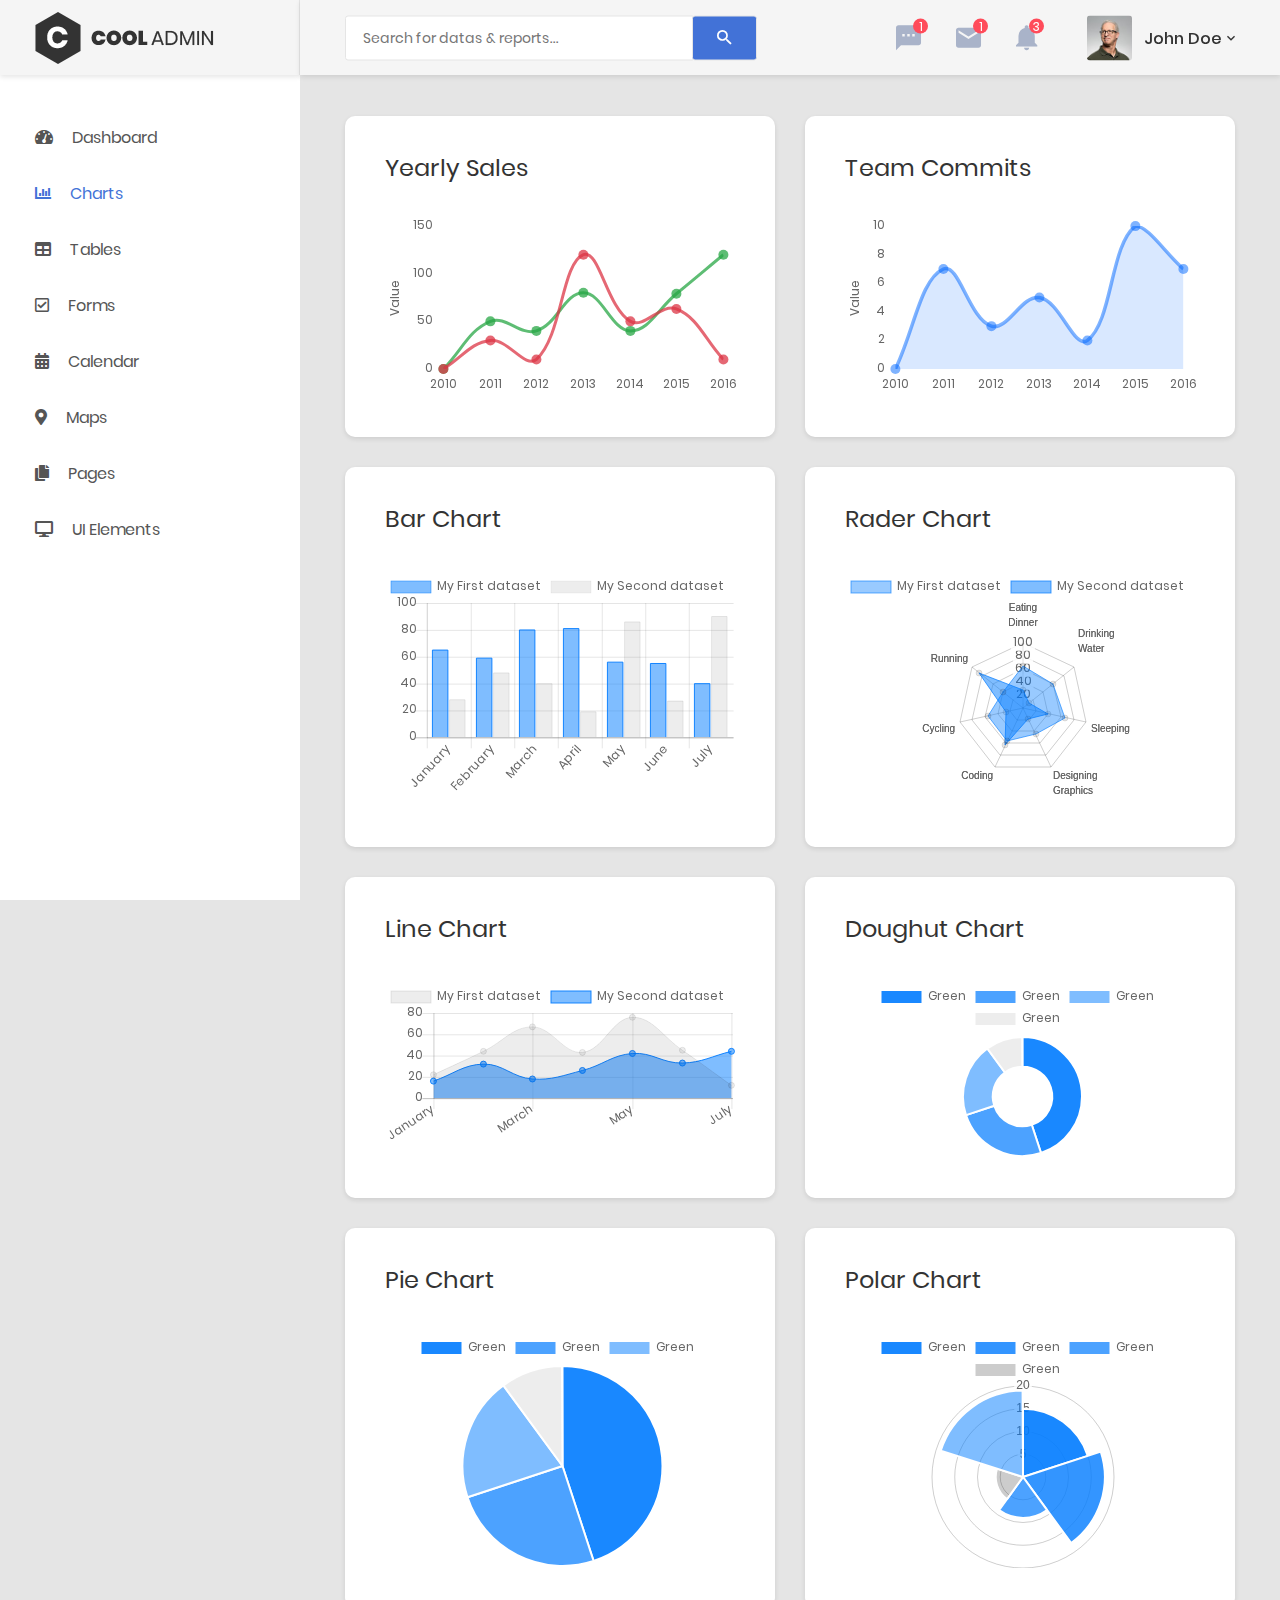
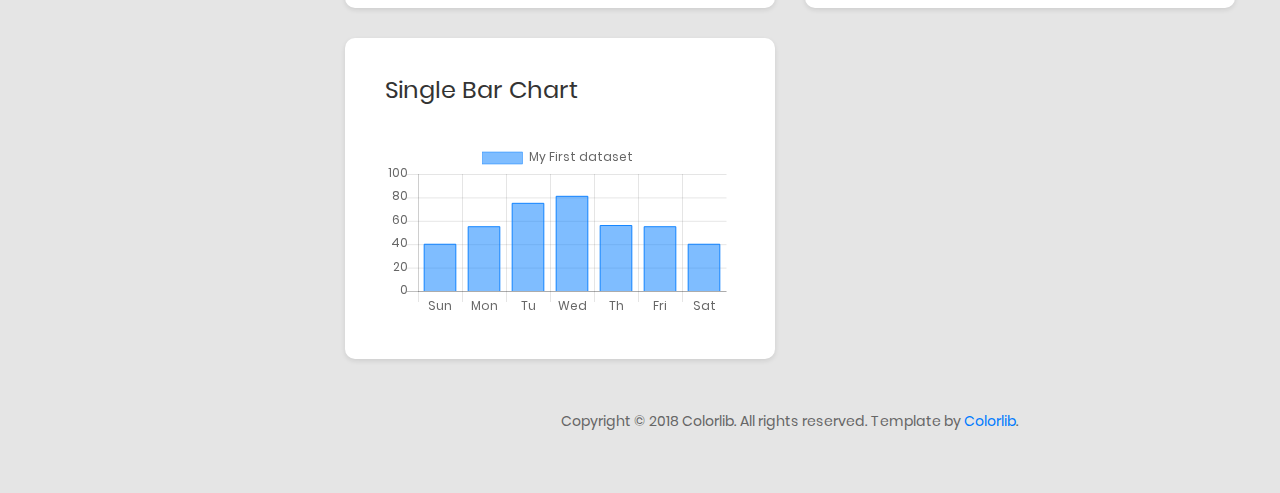
<file: templates/dashboard/chart.html>
<!DOCTYPE html>
<html lang="en">

<head>
    <!-- Required meta tags-->
    <meta charset="UTF-8">
    <meta name="viewport" content="width=device-width, initial-scale=1, shrink-to-fit=no">
    <meta name="description" content="au theme template">
    <meta name="author" content="Hau Nguyen">
    <meta name="keywords" content="au theme template">

    <!-- Title Page-->
    <title>Charts</title>

    <!-- Fontfaces CSS-->
    <link href="css/font-face.css" rel="stylesheet" media="all">
    <link href="vendor/font-awesome-4.7/css/font-awesome.min.css" rel="stylesheet" media="all">
    <link href="vendor/font-awesome-5/css/fontawesome-all.min.css" rel="stylesheet" media="all">
    <link href="vendor/mdi-font/css/material-design-iconic-font.min.css" rel="stylesheet" media="all">

    <!-- Bootstrap CSS-->
    <link href="vendor/bootstrap-4.1/bootstrap.min.css" rel="stylesheet" media="all">

    <!-- Vendor CSS-->
    <link href="vendor/animsition/animsition.min.css" rel="stylesheet" media="all">
    <link href="vendor/bootstrap-progressbar/bootstrap-progressbar-3.3.4.min.css" rel="stylesheet" media="all">
    <link href="vendor/wow/animate.css" rel="stylesheet" media="all">
    <link href="vendor/css-hamburgers/hamburgers.min.css" rel="stylesheet" media="all">
    <link href="vendor/slick/slick.css" rel="stylesheet" media="all">
    <link href="vendor/select2/select2.min.css" rel="stylesheet" media="all">
    <link href="vendor/perfect-scrollbar/perfect-scrollbar.css" rel="stylesheet" media="all">

    <!-- Main CSS-->
    <link href="css/theme.css" rel="stylesheet" media="all">

</head>

<body class="animsition">
    <div class="page-wrapper">
        <!-- HEADER MOBILE-->
        <header class="header-mobile d-block d-lg-none">
            <div class="header-mobile__bar">
                <div class="container-fluid">
                    <div class="header-mobile-inner">
                        <a class="logo" href="index.html">
                            <img src="images/icon/logo.png" alt="CoolAdmin" />
                        </a>
                        <button class="hamburger hamburger--slider" type="button">
                            <span class="hamburger-box">
                                <span class="hamburger-inner"></span>
                            </span>
                        </button>
                    </div>
                </div>
            </div>
            <nav class="navbar-mobile">
                <div class="container-fluid">
                    <ul class="navbar-mobile__list list-unstyled">
                        <li class="has-sub">
                            <a class="js-arrow" href="#">
                                <i class="fas fa-tachometer-alt"></i>Dashboard</a>
                            <ul class="navbar-mobile-sub__list list-unstyled js-sub-list">
                                <li>
                                    <a href="index.html">Dashboard 1</a>
                                </li>
                                <li>
                                    <a href="index2.html">Dashboard 2</a>
                                </li>
                                <li>
                                    <a href="index3.html">Dashboard 3</a>
                                </li>
                                <li>
                                    <a href="index4.html">Dashboard 4</a>
                                </li>
                            </ul>
                        </li>
                        <li>
                            <a href="chart.html">
                                <i class="fas fa-chart-bar"></i>Charts</a>
                        </li>
                        <li>
                            <a href="table.html">
                                <i class="fas fa-table"></i>Tables</a>
                        </li>
                        <li>
                            <a href="form.html">
                                <i class="far fa-check-square"></i>Forms</a>
                        </li>
                        <li>
                            <a href="#">
                                <i class="fas fa-calendar-alt"></i>Calendar</a>
                        </li>
                        <li>
                            <a href="map.html">
                                <i class="fas fa-map-marker-alt"></i>Maps</a>
                        </li>
                        <li class="has-sub">
                            <a class="js-arrow" href="#">
                                <i class="fas fa-copy"></i>Pages</a>
                            <ul class="navbar-mobile-sub__list list-unstyled js-sub-list">
                                <li>
                                    <a href="login.html">Login</a>
                                </li>
                                <li>
                                    <a href="register.html">Register</a>
                                </li>
                                <li>
                                    <a href="forget-pass.html">Forget Password</a>
                                </li>
                            </ul>
                        </li>
                        <li class="has-sub">
                            <a class="js-arrow" href="#">
                                <i class="fas fa-desktop"></i>UI Elements</a>
                            <ul class="navbar-mobile-sub__list list-unstyled js-sub-list">
                                <li>
                                    <a href="button.html">Button</a>
                                </li>
                                <li>
                                    <a href="badge.html">Badges</a>
                                </li>
                                <li>
                                    <a href="tab.html">Tabs</a>
                                </li>
                                <li>
                                    <a href="card.html">Cards</a>
                                </li>
                                <li>
                                    <a href="alert.html">Alerts</a>
                                </li>
                                <li>
                                    <a href="progress-bar.html">Progress Bars</a>
                                </li>
                                <li>
                                    <a href="modal.html">Modals</a>
                                </li>
                                <li>
                                    <a href="switch.html">Switchs</a>
                                </li>
                                <li>
                                    <a href="grid.html">Grids</a>
                                </li>
                                <li>
                                    <a href="fontawesome.html">Fontawesome Icon</a>
                                </li>
                                <li>
                                    <a href="typo.html">Typography</a>
                                </li>
                            </ul>
                        </li>
                    </ul>
                </div>
            </nav>
        </header>
        <!-- END HEADER MOBILE-->

        <!-- MENU SIDEBAR-->
        <aside class="menu-sidebar d-none d-lg-block">
            <div class="logo">
                <a href="#">
                    <img src="images/icon/logo.png" alt="Cool Admin" />
                </a>
            </div>
            <div class="menu-sidebar__content js-scrollbar1">
                <nav class="navbar-sidebar">
                    <ul class="list-unstyled navbar__list">
                        <li class="has-sub">
                            <a class="js-arrow" href="#">
                                <i class="fas fa-tachometer-alt"></i>Dashboard</a>
                            <ul class="list-unstyled navbar__sub-list js-sub-list">
                                <li>
                                    <a href="index.html">Dashboard 1</a>
                                </li>
                                <li>
                                    <a href="index2.html">Dashboard 2</a>
                                </li>
                                <li>
                                    <a href="index3.html">Dashboard 3</a>
                                </li>
                                <li>
                                    <a href="index4.html">Dashboard 4</a>
                                </li>
                            </ul>
                        </li>
                        <li class="active">
                            <a href="chart.html">
                                <i class="fas fa-chart-bar"></i>Charts</a>
                        </li>
                        <li>
                            <a href="table.html">
                                <i class="fas fa-table"></i>Tables</a>
                        </li>
                        <li>
                            <a href="form.html">
                                <i class="far fa-check-square"></i>Forms</a>
                        </li>
                        <li>
                            <a href="#">
                                <i class="fas fa-calendar-alt"></i>Calendar</a>
                        </li>
                        <li>
                            <a href="map.html">
                                <i class="fas fa-map-marker-alt"></i>Maps</a>
                        </li>
                        <li class="has-sub">
                            <a class="js-arrow" href="#">
                                <i class="fas fa-copy"></i>Pages</a>
                            <ul class="list-unstyled navbar__sub-list js-sub-list">
                                <li>
                                    <a href="login.html">Login</a>
                                </li>
                                <li>
                                    <a href="register.html">Register</a>
                                </li>
                                <li>
                                    <a href="forget-pass.html">Forget Password</a>
                                </li>
                            </ul>
                        </li>
                        <li class="has-sub">
                            <a class="js-arrow" href="#">
                                <i class="fas fa-desktop"></i>UI Elements</a>
                            <ul class="list-unstyled navbar__sub-list js-sub-list">
                                <li>
                                    <a href="button.html">Button</a>
                                </li>
                                <li>
                                    <a href="badge.html">Badges</a>
                                </li>
                                <li>
                                    <a href="tab.html">Tabs</a>
                                </li>
                                <li>
                                    <a href="card.html">Cards</a>
                                </li>
                                <li>
                                    <a href="alert.html">Alerts</a>
                                </li>
                                <li>
                                    <a href="progress-bar.html">Progress Bars</a>
                                </li>
                                <li>
                                    <a href="modal.html">Modals</a>
                                </li>
                                <li>
                                    <a href="switch.html">Switchs</a>
                                </li>
                                <li>
                                    <a href="grid.html">Grids</a>
                                </li>
                                <li>
                                    <a href="fontawesome.html">Fontawesome Icon</a>
                                </li>
                                <li>
                                    <a href="typo.html">Typography</a>
                                </li>
                            </ul>
                        </li>
                    </ul>
                </nav>
            </div>
        </aside>
        <!-- END MENU SIDEBAR-->

        <!-- PAGE CONTAINER-->
        <div class="page-container">
            <!-- HEADER DESKTOP-->
            <header class="header-desktop">
                <div class="section__content section__content--p30">
                    <div class="container-fluid">
                        <div class="header-wrap">
                            <form class="form-header" action="" method="POST">
                                <input class="au-input au-input--xl" type="text" name="search" placeholder="Search for datas &amp; reports..." />
                                <button class="au-btn--submit" type="submit">
                                    <i class="zmdi zmdi-search"></i>
                                </button>
                            </form>
                            <div class="header-button">
                                <div class="noti-wrap">
                                    <div class="noti__item js-item-menu">
                                        <i class="zmdi zmdi-comment-more"></i>
                                        <span class="quantity">1</span>
                                        <div class="mess-dropdown js-dropdown">
                                            <div class="mess__title">
                                                <p>You have 2 news message</p>
                                            </div>
                                            <div class="mess__item">
                                                <div class="image img-cir img-40">
                                                    <img src="images/icon/avatar-06.jpg" alt="Michelle Moreno" />
                                                </div>
                                                <div class="content">
                                                    <h6>Michelle Moreno</h6>
                                                    <p>Have sent a photo</p>
                                                    <span class="time">3 min ago</span>
                                                </div>
                                            </div>
                                            <div class="mess__item">
                                                <div class="image img-cir img-40">
                                                    <img src="images/icon/avatar-04.jpg" alt="Diane Myers" />
                                                </div>
                                                <div class="content">
                                                    <h6>Diane Myers</h6>
                                                    <p>You are now connected on message</p>
                                                    <span class="time">Yesterday</span>
                                                </div>
                                            </div>
                                            <div class="mess__footer">
                                                <a href="#">View all messages</a>
                                            </div>
                                        </div>
                                    </div>
                                    <div class="noti__item js-item-menu">
                                        <i class="zmdi zmdi-email"></i>
                                        <span class="quantity">1</span>
                                        <div class="email-dropdown js-dropdown">
                                            <div class="email__title">
                                                <p>You have 3 New Emails</p>
                                            </div>
                                            <div class="email__item">
                                                <div class="image img-cir img-40">
                                                    <img src="images/icon/avatar-06.jpg" alt="Cynthia Harvey" />
                                                </div>
                                                <div class="content">
                                                    <p>Meeting about new dashboard...</p>
                                                    <span>Cynthia Harvey, 3 min ago</span>
                                                </div>
                                            </div>
                                            <div class="email__item">
                                                <div class="image img-cir img-40">
                                                    <img src="images/icon/avatar-05.jpg" alt="Cynthia Harvey" />
                                                </div>
                                                <div class="content">
                                                    <p>Meeting about new dashboard...</p>
                                                    <span>Cynthia Harvey, Yesterday</span>
                                                </div>
                                            </div>
                                            <div class="email__item">
                                                <div class="image img-cir img-40">
                                                    <img src="images/icon/avatar-04.jpg" alt="Cynthia Harvey" />
                                                </div>
                                                <div class="content">
                                                    <p>Meeting about new dashboard...</p>
                                                    <span>Cynthia Harvey, April 12,,2018</span>
                                                </div>
                                            </div>
                                            <div class="email__footer">
                                                <a href="#">See all emails</a>
                                            </div>
                                        </div>
                                    </div>
                                    <div class="noti__item js-item-menu">
                                        <i class="zmdi zmdi-notifications"></i>
                                        <span class="quantity">3</span>
                                        <div class="notifi-dropdown js-dropdown">
                                            <div class="notifi__title">
                                                <p>You have 3 Notifications</p>
                                            </div>
                                            <div class="notifi__item">
                                                <div class="bg-c1 img-cir img-40">
                                                    <i class="zmdi zmdi-email-open"></i>
                                                </div>
                                                <div class="content">
                                                    <p>You got a email notification</p>
                                                    <span class="date">April 12, 2018 06:50</span>
                                                </div>
                                            </div>
                                            <div class="notifi__item">
                                                <div class="bg-c2 img-cir img-40">
                                                    <i class="zmdi zmdi-account-box"></i>
                                                </div>
                                                <div class="content">
                                                    <p>Your account has been blocked</p>
                                                    <span class="date">April 12, 2018 06:50</span>
                                                </div>
                                            </div>
                                            <div class="notifi__item">
                                                <div class="bg-c3 img-cir img-40">
                                                    <i class="zmdi zmdi-file-text"></i>
                                                </div>
                                                <div class="content">
                                                    <p>You got a new file</p>
                                                    <span class="date">April 12, 2018 06:50</span>
                                                </div>
                                            </div>
                                            <div class="notifi__footer">
                                                <a href="#">All notifications</a>
                                            </div>
                                        </div>
                                    </div>
                                </div>
                                <div class="account-wrap">
                                    <div class="account-item clearfix js-item-menu">
                                        <div class="image">
                                            <img src="images/icon/avatar-01.jpg" alt="John Doe" />
                                        </div>
                                        <div class="content">
                                            <a class="js-acc-btn" href="#">john doe</a>
                                        </div>
                                        <div class="account-dropdown js-dropdown">
                                            <div class="info clearfix">
                                                <div class="image">
                                                    <a href="#">
                                                        <img src="images/icon/avatar-01.jpg" alt="John Doe" />
                                                    </a>
                                                </div>
                                                <div class="content">
                                                    <h5 class="name">
                                                        <a href="#">john doe</a>
                                                    </h5>
                                                    <span class="email">johndoe@example.com</span>
                                                </div>
                                            </div>
                                            <div class="account-dropdown__body">
                                                <div class="account-dropdown__item">
                                                    <a href="#">
                                                        <i class="zmdi zmdi-account"></i>Account</a>
                                                </div>
                                                <div class="account-dropdown__item">
                                                    <a href="#">
                                                        <i class="zmdi zmdi-settings"></i>Setting</a>
                                                </div>
                                                <div class="account-dropdown__item">
                                                    <a href="#">
                                                        <i class="zmdi zmdi-money-box"></i>Billing</a>
                                                </div>
                                            </div>
                                            <div class="account-dropdown__footer">
                                                <a href="#">
                                                    <i class="zmdi zmdi-power"></i>Logout</a>
                                            </div>
                                        </div>
                                    </div>
                                </div>
                            </div>
                        </div>
                    </div>
                </div>
            </header>
            <!-- END HEADER DESKTOP-->

            <!-- MAIN CONTENT-->
            <div class="main-content">
                <div class="section__content section__content--p30">
                    <div class="container-fluid">
                        <div class="row">
                            <div class="col-lg-6">
                                <div class="au-card m-b-30">
                                    <div class="au-card-inner">
                                        <h3 class="title-2 m-b-40">Yearly Sales</h3>
                                        <canvas id="sales-chart"></canvas>
                                    </div>
                                </div>
                            </div>
                            <div class="col-lg-6">
                                <div class="au-card m-b-30">
                                    <div class="au-card-inner">
                                        <h3 class="title-2 m-b-40">Team Commits</h3>
                                        <canvas id="team-chart"></canvas>
                                    </div>
                                </div>
                            </div>
                            <div class="col-lg-6">
                                <div class="au-card m-b-30">
                                    <div class="au-card-inner">
                                        <h3 class="title-2 m-b-40">Bar chart</h3>
                                        <canvas id="barChart"></canvas>
                                    </div>
                                </div>
                            </div>
                            <div class="col-lg-6">
                                <div class="au-card m-b-30">
                                    <div class="au-card-inner">
                                        <h3 class="title-2 m-b-40">Rader chart</h3>
                                        <canvas id="radarChart"></canvas>
                                    </div>
                                </div>
                            </div>
                            <div class="col-lg-6">
                                <div class="au-card m-b-30">
                                    <div class="au-card-inner">
                                        <h3 class="title-2 m-b-40">Line Chart</h3>
                                        <canvas id="lineChart"></canvas>
                                    </div>
                                </div>
                            </div>
                            <div class="col-lg-6">
                                <div class="au-card m-b-30">
                                    <div class="au-card-inner">
                                        <h3 class="title-2 m-b-40">Doughut Chart</h3>
                                        <canvas id="doughutChart"></canvas>
                                    </div>
                                </div>
                            </div>
                            <div class="col-lg-6">
                                <div class="au-card m-b-30">
                                    <div class="au-card-inner">
                                        <h3 class="title-2 m-b-40">Pie Chart</h3>
                                        <canvas id="pieChart"></canvas>
                                    </div>
                                </div>
                            </div>
                            <div class="col-lg-6">
                                <div class="au-card m-b-30">
                                    <div class="au-card-inner">
                                        <h3 class="title-2 m-b-40">Polar Chart</h3>
                                        <canvas id="polarChart"></canvas>
                                    </div>
                                </div>
                            </div>
                            <div class="col-lg-6">
                                <div class="au-card m-b-30">
                                    <div class="au-card-inner">
                                        <h3 class="title-2 m-b-40">Single Bar Chart</h3>
                                        <canvas id="singelBarChart"></canvas>
                                    </div>
                                </div>
                            </div>
                        </div>
                        <div class="row">
                            <div class="col-md-12">
                                <div class="copyright">
                                    <p>Copyright © 2018 Colorlib. All rights reserved. Template by <a href="https://colorlib.com">Colorlib</a>.</p>
                                </div>
                            </div>
                        </div>
                    </div>
                </div>
            </div>
            <!-- END MAIN CONTENT-->
        </div>
        <!-- END PAGE CONTAINER-->

    </div>

    <!-- Jquery JS-->
    <script src="vendor/jquery-3.2.1.min.js"></script>
    <!-- Bootstrap JS-->
    <script src="vendor/bootstrap-4.1/popper.min.js"></script>
    <script src="vendor/bootstrap-4.1/bootstrap.min.js"></script>
    <!-- Vendor JS       -->
    <script src="vendor/slick/slick.min.js">
    </script>
    <script src="vendor/wow/wow.min.js"></script>
    <script src="vendor/animsition/animsition.min.js"></script>
    <script src="vendor/bootstrap-progressbar/bootstrap-progressbar.min.js">
    </script>
    <script src="vendor/counter-up/jquery.waypoints.min.js"></script>
    <script src="vendor/counter-up/jquery.counterup.min.js">
    </script>
    <script src="vendor/circle-progress/circle-progress.min.js"></script>
    <script src="vendor/perfect-scrollbar/perfect-scrollbar.js"></script>
    <script src="vendor/chartjs/Chart.bundle.min.js"></script>
    <script src="vendor/select2/select2.min.js">
    </script>

    <!-- Main JS-->
    <script src="js/main.js"></script>

</body>

</html>
<!-- end document-->
</file>
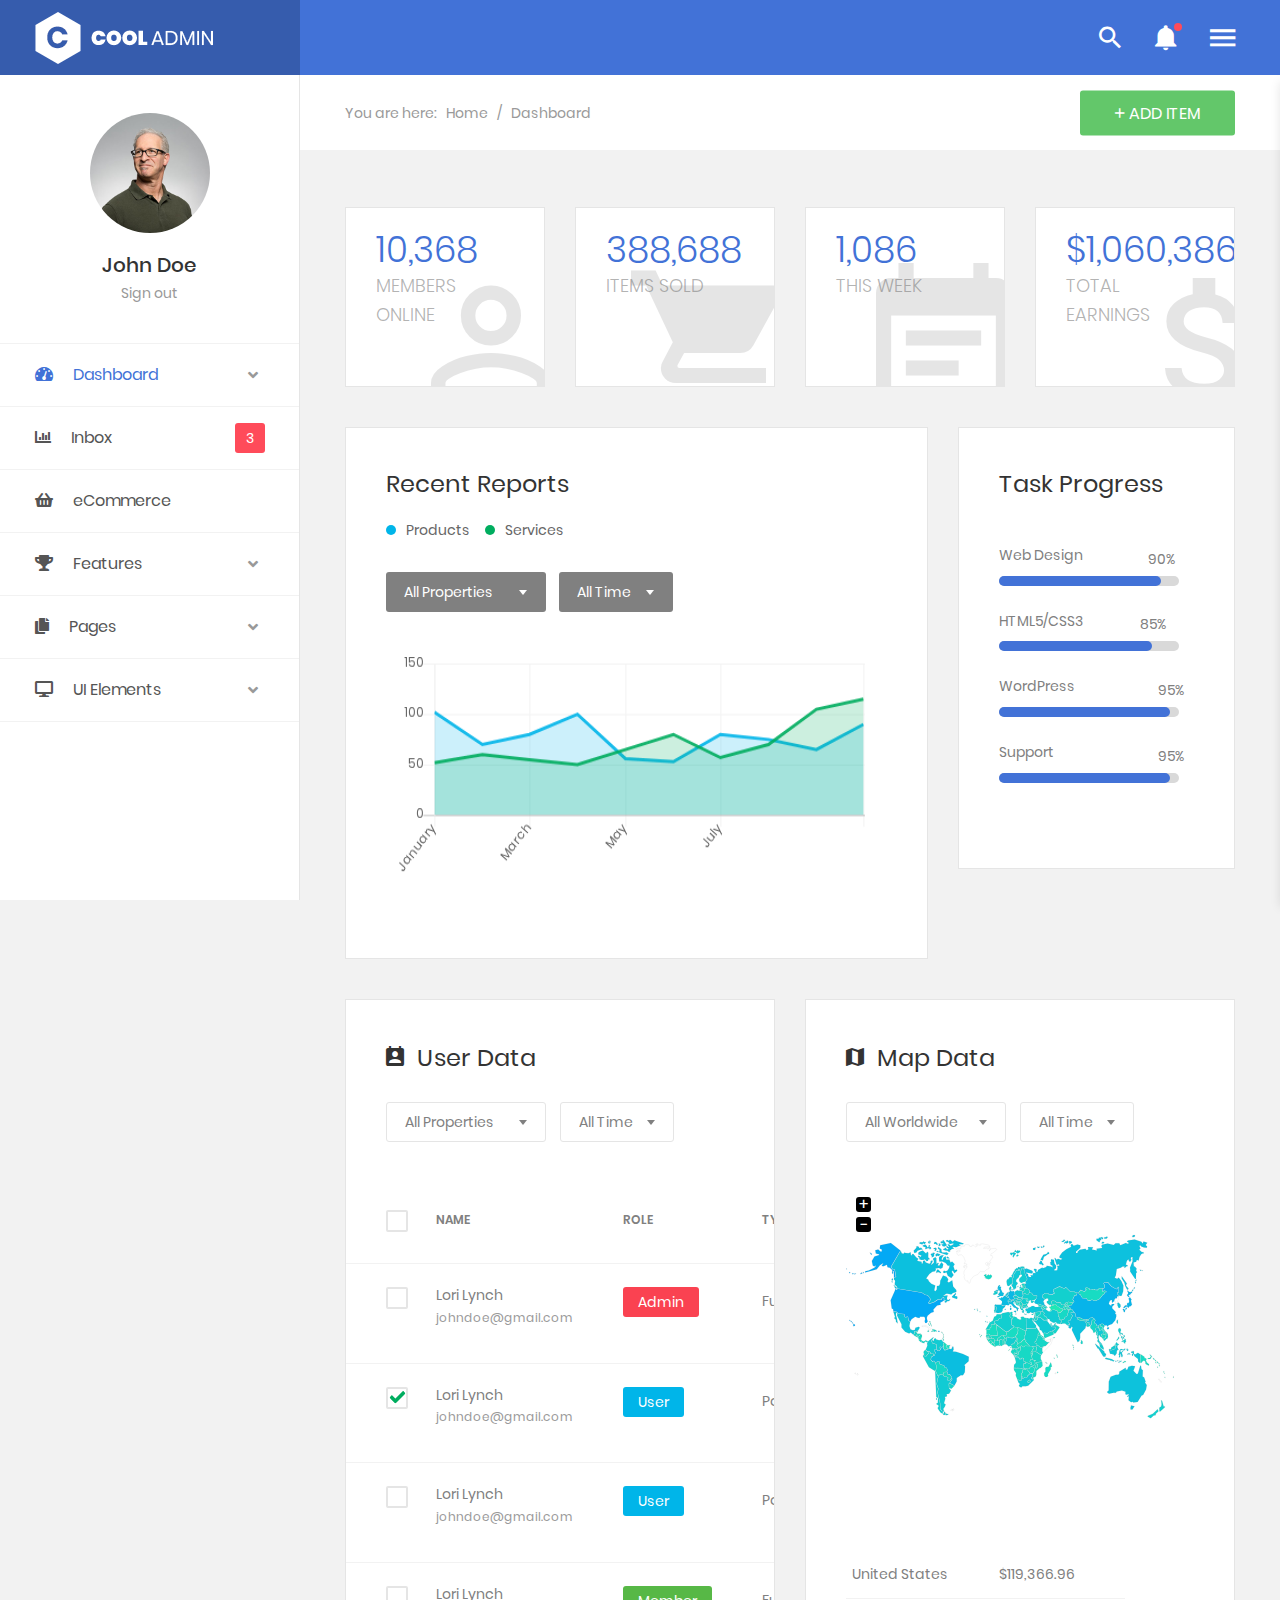
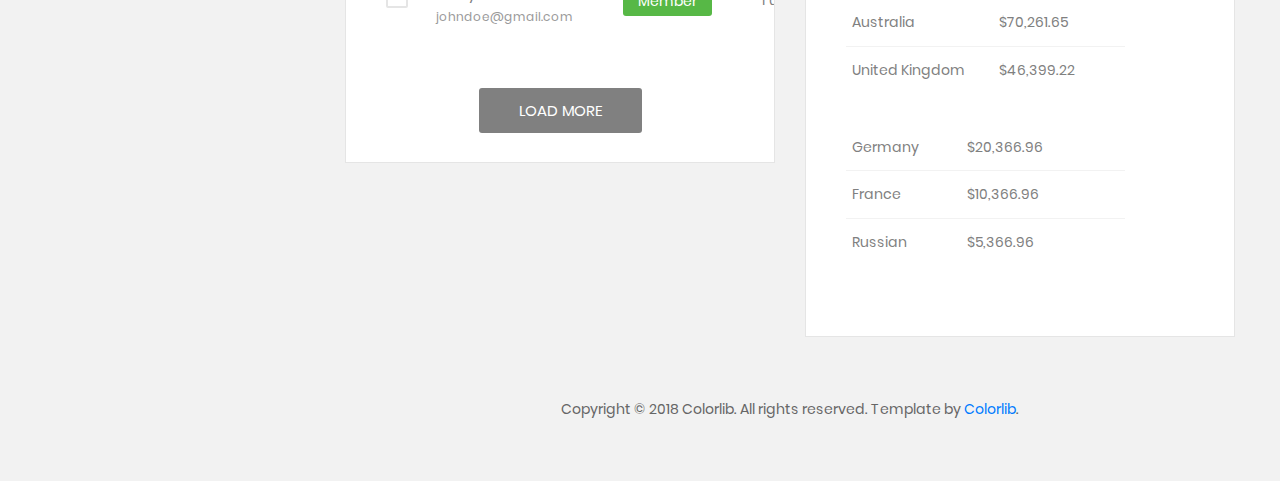
<file: templates/dashboard/index2.html>
<!DOCTYPE html>
<html lang="en">

<head>
    <!-- Required meta tags-->
    <meta charset="UTF-8">
    <meta name="viewport" content="width=device-width, initial-scale=1, shrink-to-fit=no">
    <meta name="description" content="au theme template">
    <meta name="author" content="Hau Nguyen">
    <meta name="keywords" content="au theme template">

    <!-- Title Page-->
    <title>Dashboard 2</title>

    <!-- Fontfaces CSS-->
    <link href="css/font-face.css" rel="stylesheet" media="all">
    <link href="vendor/font-awesome-4.7/css/font-awesome.min.css" rel="stylesheet" media="all">
    <link href="vendor/font-awesome-5/css/fontawesome-all.min.css" rel="stylesheet" media="all">
    <link href="vendor/mdi-font/css/material-design-iconic-font.min.css" rel="stylesheet" media="all">

    <!-- Bootstrap CSS-->
    <link href="vendor/bootstrap-4.1/bootstrap.min.css" rel="stylesheet" media="all">

    <!-- Vendor CSS-->
    <link href="vendor/animsition/animsition.min.css" rel="stylesheet" media="all">
    <link href="vendor/bootstrap-progressbar/bootstrap-progressbar-3.3.4.min.css" rel="stylesheet" media="all">
    <link href="vendor/wow/animate.css" rel="stylesheet" media="all">
    <link href="vendor/css-hamburgers/hamburgers.min.css" rel="stylesheet" media="all">
    <link href="vendor/slick/slick.css" rel="stylesheet" media="all">
    <link href="vendor/select2/select2.min.css" rel="stylesheet" media="all">
    <link href="vendor/perfect-scrollbar/perfect-scrollbar.css" rel="stylesheet" media="all">
    <link href="vendor/vector-map/jqvmap.min.css" rel="stylesheet" media="all">

    <!-- Main CSS-->
    <link href="css/theme.css" rel="stylesheet" media="all">

</head>

<body class="animsition">
    <div class="page-wrapper">
        <!-- MENU SIDEBAR-->
        <aside class="menu-sidebar2">
            <div class="logo">
                <a href="#">
                    <img src="images/icon/logo-white.png" alt="Cool Admin" />
                </a>
            </div>
            <div class="menu-sidebar2__content js-scrollbar1">
                <div class="account2">
                    <div class="image img-cir img-120">
                        <img src="images/icon/avatar-big-01.jpg" alt="John Doe" />
                    </div>
                    <h4 class="name">john doe</h4>
                    <a href="#">Sign out</a>
                </div>
                <nav class="navbar-sidebar2">
                    <ul class="list-unstyled navbar__list">
                        <li class="active has-sub">
                            <a class="js-arrow" href="#">
                                <i class="fas fa-tachometer-alt"></i>Dashboard
                                <span class="arrow">
                                    <i class="fas fa-angle-down"></i>
                                </span>
                            </a>
                            <ul class="list-unstyled navbar__sub-list js-sub-list">
                                <li>
                                    <a href="index.html">
                                        <i class="fas fa-tachometer-alt"></i>Dashboard 1</a>
                                </li>
                                <li>
                                    <a href="index2.html">
                                        <i class="fas fa-tachometer-alt"></i>Dashboard 2</a>
                                </li>
                                <li>
                                    <a href="index3.html">
                                        <i class="fas fa-tachometer-alt"></i>Dashboard 3</a>
                                </li>
                                <li>
                                    <a href="index4.html">
                                        <i class="fas fa-tachometer-alt"></i>Dashboard 4</a>
                                </li>
                            </ul>
                        </li>
                        <li>
                            <a href="inbox.html">
                                <i class="fas fa-chart-bar"></i>Inbox</a>
                            <span class="inbox-num">3</span>
                        </li>
                        <li>
                            <a href="#">
                                <i class="fas fa-shopping-basket"></i>eCommerce</a>
                        </li>
                        <li class="has-sub">
                            <a class="js-arrow" href="#">
                                <i class="fas fa-trophy"></i>Features
                                <span class="arrow">
                                    <i class="fas fa-angle-down"></i>
                                </span>
                            </a>
                            <ul class="list-unstyled navbar__sub-list js-sub-list">
                                <li>
                                    <a href="table.html">
                                        <i class="fas fa-table"></i>Tables</a>
                                </li>
                                <li>
                                    <a href="form.html">
                                        <i class="far fa-check-square"></i>Forms</a>
                                </li>
                                <li>
                                    <a href="#">
                                        <i class="fas fa-calendar-alt"></i>Calendar</a>
                                </li>
                                <li>
                                    <a href="map.html">
                                        <i class="fas fa-map-marker-alt"></i>Maps</a>
                                </li>
                            </ul>
                        </li>
                        <li class="has-sub">
                            <a class="js-arrow" href="#">
                                <i class="fas fa-copy"></i>Pages
                                <span class="arrow">
                                    <i class="fas fa-angle-down"></i>
                                </span>
                            </a>
                            <ul class="list-unstyled navbar__sub-list js-sub-list">
                                <li>
                                    <a href="login.html">
                                        <i class="fas fa-sign-in-alt"></i>Login</a>
                                </li>
                                <li>
                                    <a href="register.html">
                                        <i class="fas fa-user"></i>Register</a>
                                </li>
                                <li>
                                    <a href="forget-pass.html">
                                        <i class="fas fa-unlock-alt"></i>Forget Password</a>
                                </li>
                            </ul>
                        </li>
                        <li class="has-sub">
                            <a class="js-arrow" href="#">
                                <i class="fas fa-desktop"></i>UI Elements
                                <span class="arrow">
                                    <i class="fas fa-angle-down"></i>
                                </span>
                            </a>
                            <ul class="list-unstyled navbar__sub-list js-sub-list">
                                <li>
                                    <a href="button.html">
                                        <i class="fab fa-flickr"></i>Button</a>
                                </li>
                                <li>
                                    <a href="badge.html">
                                        <i class="fas fa-comment-alt"></i>Badges</a>
                                </li>
                                <li>
                                    <a href="tab.html">
                                        <i class="far fa-window-maximize"></i>Tabs</a>
                                </li>
                                <li>
                                    <a href="card.html">
                                        <i class="far fa-id-card"></i>Cards</a>
                                </li>
                                <li>
                                    <a href="alert.html">
                                        <i class="far fa-bell"></i>Alerts</a>
                                </li>
                                <li>
                                    <a href="progress-bar.html">
                                        <i class="fas fa-tasks"></i>Progress Bars</a>
                                </li>
                                <li>
                                    <a href="modal.html">
                                        <i class="far fa-window-restore"></i>Modals</a>
                                </li>
                                <li>
                                    <a href="switch.html">
                                        <i class="fas fa-toggle-on"></i>Switchs</a>
                                </li>
                                <li>
                                    <a href="grid.html">
                                        <i class="fas fa-th-large"></i>Grids</a>
                                </li>
                                <li>
                                    <a href="fontawesome.html">
                                        <i class="fab fa-font-awesome"></i>FontAwesome</a>
                                </li>
                                <li>
                                    <a href="typo.html">
                                        <i class="fas fa-font"></i>Typography</a>
                                </li>
                            </ul>
                        </li>
                    </ul>
                </nav>
            </div>
        </aside>
        <!-- END MENU SIDEBAR-->

        <!-- PAGE CONTAINER-->
        <div class="page-container2">
            <!-- HEADER DESKTOP-->
            <header class="header-desktop2">
                <div class="section__content section__content--p30">
                    <div class="container-fluid">
                        <div class="header-wrap2">
                            <div class="logo d-block d-lg-none">
                                <a href="#">
                                    <img src="images/icon/logo-white.png" alt="CoolAdmin" />
                                </a>
                            </div>
                            <div class="header-button2">
                                <div class="header-button-item js-item-menu">
                                    <i class="zmdi zmdi-search"></i>
                                    <div class="search-dropdown js-dropdown">
                                        <form action="">
                                            <input class="au-input au-input--full au-input--h65" type="text" placeholder="Search for datas &amp; reports..." />
                                            <span class="search-dropdown__icon">
                                                <i class="zmdi zmdi-search"></i>
                                            </span>
                                        </form>
                                    </div>
                                </div>
                                <div class="header-button-item has-noti js-item-menu">
                                    <i class="zmdi zmdi-notifications"></i>
                                    <div class="notifi-dropdown js-dropdown">
                                        <div class="notifi__title">
                                            <p>You have 3 Notifications</p>
                                        </div>
                                        <div class="notifi__item">
                                            <div class="bg-c1 img-cir img-40">
                                                <i class="zmdi zmdi-email-open"></i>
                                            </div>
                                            <div class="content">
                                                <p>You got a email notification</p>
                                                <span class="date">April 12, 2018 06:50</span>
                                            </div>
                                        </div>
                                        <div class="notifi__item">
                                            <div class="bg-c2 img-cir img-40">
                                                <i class="zmdi zmdi-account-box"></i>
                                            </div>
                                            <div class="content">
                                                <p>Your account has been blocked</p>
                                                <span class="date">April 12, 2018 06:50</span>
                                            </div>
                                        </div>
                                        <div class="notifi__item">
                                            <div class="bg-c3 img-cir img-40">
                                                <i class="zmdi zmdi-file-text"></i>
                                            </div>
                                            <div class="content">
                                                <p>You got a new file</p>
                                                <span class="date">April 12, 2018 06:50</span>
                                            </div>
                                        </div>
                                        <div class="notifi__footer">
                                            <a href="#">All notifications</a>
                                        </div>
                                    </div>
                                </div>
                                <div class="header-button-item mr-0 js-sidebar-btn">
                                    <i class="zmdi zmdi-menu"></i>
                                </div>
                                <div class="setting-menu js-right-sidebar d-none d-lg-block">
                                    <div class="account-dropdown__body">
                                        <div class="account-dropdown__item">
                                            <a href="#">
                                                <i class="zmdi zmdi-account"></i>Account</a>
                                        </div>
                                        <div class="account-dropdown__item">
                                            <a href="#">
                                                <i class="zmdi zmdi-settings"></i>Setting</a>
                                        </div>
                                        <div class="account-dropdown__item">
                                            <a href="#">
                                                <i class="zmdi zmdi-money-box"></i>Billing</a>
                                        </div>
                                    </div>
                                    <div class="account-dropdown__body">
                                        <div class="account-dropdown__item">
                                            <a href="#">
                                                <i class="zmdi zmdi-globe"></i>Language</a>
                                        </div>
                                        <div class="account-dropdown__item">
                                            <a href="#">
                                                <i class="zmdi zmdi-pin"></i>Location</a>
                                        </div>
                                        <div class="account-dropdown__item">
                                            <a href="#">
                                                <i class="zmdi zmdi-email"></i>Email</a>
                                        </div>
                                        <div class="account-dropdown__item">
                                            <a href="#">
                                                <i class="zmdi zmdi-notifications"></i>Notifications</a>
                                        </div>
                                    </div>
                                </div>
                            </div>
                        </div>
                    </div>
                </div>
            </header>
            <aside class="menu-sidebar2 js-right-sidebar d-block d-lg-none">
                <div class="logo">
                    <a href="#">
                        <img src="images/icon/logo-white.png" alt="Cool Admin" />
                    </a>
                </div>
                <div class="menu-sidebar2__content js-scrollbar2">
                    <div class="account2">
                        <div class="image img-cir img-120">
                            <img src="images/icon/avatar-big-01.jpg" alt="John Doe" />
                        </div>
                        <h4 class="name">john doe</h4>
                        <a href="#">Sign out</a>
                    </div>
                    <nav class="navbar-sidebar2">
                        <ul class="list-unstyled navbar__list">
                            <li class="active has-sub">
                                <a class="js-arrow" href="#">
                                    <i class="fas fa-tachometer-alt"></i>Dashboard
                                    <span class="arrow">
                                        <i class="fas fa-angle-down"></i>
                                    </span>
                                </a>
                                <ul class="list-unstyled navbar__sub-list js-sub-list">
                                    <li>
                                        <a href="index.html">
                                            <i class="fas fa-tachometer-alt"></i>Dashboard 1</a>
                                    </li>
                                    <li>
                                        <a href="index2.html">
                                            <i class="fas fa-tachometer-alt"></i>Dashboard 2</a>
                                    </li>
                                    <li>
                                        <a href="index3.html">
                                            <i class="fas fa-tachometer-alt"></i>Dashboard 3</a>
                                    </li>
                                    <li>
                                        <a href="index4.html">
                                            <i class="fas fa-tachometer-alt"></i>Dashboard 4</a>
                                    </li>
                                </ul>
                            </li>
                            <li>
                                <a href="inbox.html">
                                    <i class="fas fa-chart-bar"></i>Inbox</a>
                                <span class="inbox-num">3</span>
                            </li>
                            <li>
                                <a href="#">
                                    <i class="fas fa-shopping-basket"></i>eCommerce</a>
                            </li>
                            <li class="has-sub">
                                <a class="js-arrow" href="#">
                                    <i class="fas fa-trophy"></i>Features
                                    <span class="arrow">
                                        <i class="fas fa-angle-down"></i>
                                    </span>
                                </a>
                                <ul class="list-unstyled navbar__sub-list js-sub-list">
                                    <li>
                                        <a href="table.html">
                                            <i class="fas fa-table"></i>Tables</a>
                                    </li>
                                    <li>
                                        <a href="form.html">
                                            <i class="far fa-check-square"></i>Forms</a>
                                    </li>
                                    <li>
                                        <a href="#">
                                            <i class="fas fa-calendar-alt"></i>Calendar</a>
                                    </li>
                                    <li>
                                        <a href="map.html">
                                            <i class="fas fa-map-marker-alt"></i>Maps</a>
                                    </li>
                                </ul>
                            </li>
                            <li class="has-sub">
                                <a class="js-arrow" href="#">
                                    <i class="fas fa-copy"></i>Pages
                                    <span class="arrow">
                                        <i class="fas fa-angle-down"></i>
                                    </span>
                                </a>
                                <ul class="list-unstyled navbar__sub-list js-sub-list">
                                    <li>
                                        <a href="login.html">
                                            <i class="fas fa-sign-in-alt"></i>Login</a>
                                    </li>
                                    <li>
                                        <a href="register.html">
                                            <i class="fas fa-user"></i>Register</a>
                                    </li>
                                    <li>
                                        <a href="forget-pass.html">
                                            <i class="fas fa-unlock-alt"></i>Forget Password</a>
                                    </li>
                                </ul>
                            </li>
                            <li class="has-sub">
                                <a class="js-arrow" href="#">
                                    <i class="fas fa-desktop"></i>UI Elements
                                    <span class="arrow">
                                        <i class="fas fa-angle-down"></i>
                                    </span>
                                </a>
                                <ul class="list-unstyled navbar__sub-list js-sub-list">
                                    <li>
                                        <a href="button.html">
                                            <i class="fab fa-flickr"></i>Button</a>
                                    </li>
                                    <li>
                                        <a href="badge.html">
                                            <i class="fas fa-comment-alt"></i>Badges</a>
                                    </li>
                                    <li>
                                        <a href="tab.html">
                                            <i class="far fa-window-maximize"></i>Tabs</a>
                                    </li>
                                    <li>
                                        <a href="card.html">
                                            <i class="far fa-id-card"></i>Cards</a>
                                    </li>
                                    <li>
                                        <a href="alert.html">
                                            <i class="far fa-bell"></i>Alerts</a>
                                    </li>
                                    <li>
                                        <a href="progress-bar.html">
                                            <i class="fas fa-tasks"></i>Progress Bars</a>
                                    </li>
                                    <li>
                                        <a href="modal.html">
                                            <i class="far fa-window-restore"></i>Modals</a>
                                    </li>
                                    <li>
                                        <a href="switch.html">
                                            <i class="fas fa-toggle-on"></i>Switchs</a>
                                    </li>
                                    <li>
                                        <a href="grid.html">
                                            <i class="fas fa-th-large"></i>Grids</a>
                                    </li>
                                    <li>
                                        <a href="fontawesome.html">
                                            <i class="fab fa-font-awesome"></i>FontAwesome</a>
                                    </li>
                                    <li>
                                        <a href="typo.html">
                                            <i class="fas fa-font"></i>Typography</a>
                                    </li>
                                </ul>
                            </li>
                        </ul>
                    </nav>
                </div>
            </aside>
            <!-- END HEADER DESKTOP-->

            <!-- BREADCRUMB-->
            <section class="au-breadcrumb m-t-75">
                <div class="section__content section__content--p30">
                    <div class="container-fluid">
                        <div class="row">
                            <div class="col-md-12">
                                <div class="au-breadcrumb-content">
                                    <div class="au-breadcrumb-left">
                                        <span class="au-breadcrumb-span">You are here:</span>
                                        <ul class="list-unstyled list-inline au-breadcrumb__list">
                                            <li class="list-inline-item active">
                                                <a href="#">Home</a>
                                            </li>
                                            <li class="list-inline-item seprate">
                                                <span>/</span>
                                            </li>
                                            <li class="list-inline-item">Dashboard</li>
                                        </ul>
                                    </div>
                                    <button class="au-btn au-btn-icon au-btn--green">
                                        <i class="zmdi zmdi-plus"></i>add item</button>
                                </div>
                            </div>
                        </div>
                    </div>
                </div>
            </section>
            <!-- END BREADCRUMB-->

            <!-- STATISTIC-->
            <section class="statistic">
                <div class="section__content section__content--p30">
                    <div class="container-fluid">
                        <div class="row">
                            <div class="col-md-6 col-lg-3">
                                <div class="statistic__item">
                                    <h2 class="number">10,368</h2>
                                    <span class="desc">members online</span>
                                    <div class="icon">
                                        <i class="zmdi zmdi-account-o"></i>
                                    </div>
                                </div>
                            </div>
                            <div class="col-md-6 col-lg-3">
                                <div class="statistic__item">
                                    <h2 class="number">388,688</h2>
                                    <span class="desc">items sold</span>
                                    <div class="icon">
                                        <i class="zmdi zmdi-shopping-cart"></i>
                                    </div>
                                </div>
                            </div>
                            <div class="col-md-6 col-lg-3">
                                <div class="statistic__item">
                                    <h2 class="number">1,086</h2>
                                    <span class="desc">this week</span>
                                    <div class="icon">
                                        <i class="zmdi zmdi-calendar-note"></i>
                                    </div>
                                </div>
                            </div>
                            <div class="col-md-6 col-lg-3">
                                <div class="statistic__item">
                                    <h2 class="number">$1,060,386</h2>
                                    <span class="desc">total earnings</span>
                                    <div class="icon">
                                        <i class="zmdi zmdi-money"></i>
                                    </div>
                                </div>
                            </div>
                        </div>
                    </div>
                </div>
            </section>
            <!-- END STATISTIC-->

            <section>
                <div class="section__content section__content--p30">
                    <div class="container-fluid">
                        <div class="row">
                            <div class="col-xl-8">
                                <!-- RECENT REPORT 2-->
                                <div class="recent-report2">
                                    <h3 class="title-3">recent reports</h3>
                                    <div class="chart-info">
                                        <div class="chart-info__left">
                                            <div class="chart-note">
                                                <span class="dot dot--blue"></span>
                                                <span>products</span>
                                            </div>
                                            <div class="chart-note">
                                                <span class="dot dot--green"></span>
                                                <span>Services</span>
                                            </div>
                                        </div>
                                        <div class="chart-info-right">
                                            <div class="rs-select2--dark rs-select2--md m-r-10">
                                                <select class="js-select2" name="property">
                                                    <option selected="selected">All Properties</option>
                                                    <option value="">Products</option>
                                                    <option value="">Services</option>
                                                </select>
                                                <div class="dropDownSelect2"></div>
                                            </div>
                                            <div class="rs-select2--dark rs-select2--sm">
                                                <select class="js-select2 au-select-dark" name="time">
                                                    <option selected="selected">All Time</option>
                                                    <option value="">By Month</option>
                                                    <option value="">By Day</option>
                                                </select>
                                                <div class="dropDownSelect2"></div>
                                            </div>
                                        </div>
                                    </div>
                                    <div class="recent-report__chart">
                                        <canvas id="recent-rep2-chart"></canvas>
                                    </div>
                                </div>
                                <!-- END RECENT REPORT 2             -->
                            </div>
                            <div class="col-xl-4">
                                <!-- TASK PROGRESS-->
                                <div class="task-progress">
                                    <h3 class="title-3">task progress</h3>
                                    <div class="au-skill-container">
                                        <div class="au-progress">
                                            <span class="au-progress__title">Web Design</span>
                                            <div class="au-progress__bar">
                                                <div class="au-progress__inner js-progressbar-simple" role="progressbar" data-transitiongoal="90">
                                                    <span class="au-progress__value js-value"></span>
                                                </div>
                                            </div>
                                        </div>
                                        <div class="au-progress">
                                            <span class="au-progress__title">HTML5/CSS3</span>
                                            <div class="au-progress__bar">
                                                <div class="au-progress__inner js-progressbar-simple" role="progressbar" data-transitiongoal="85">
                                                    <span class="au-progress__value js-value"></span>
                                                </div>
                                            </div>
                                        </div>
                                        <div class="au-progress">
                                            <span class="au-progress__title">WordPress</span>
                                            <div class="au-progress__bar">
                                                <div class="au-progress__inner js-progressbar-simple" role="progressbar" data-transitiongoal="95">
                                                    <span class="au-progress__value js-value"></span>
                                                </div>
                                            </div>
                                        </div>
                                        <div class="au-progress">
                                            <span class="au-progress__title">Support</span>
                                            <div class="au-progress__bar">
                                                <div class="au-progress__inner js-progressbar-simple" role="progressbar" data-transitiongoal="95">
                                                    <span class="au-progress__value js-value"></span>
                                                </div>
                                            </div>
                                        </div>
                                    </div>
                                </div>
                                <!-- END TASK PROGRESS-->
                            </div>
                        </div>
                    </div>
                </div>
            </section>

            <section>
                <div class="section__content section__content--p30">
                    <div class="container-fluid">
                        <div class="row">
                            <div class="col-xl-6">
                                <!-- USER DATA-->
                                <div class="user-data m-b-40">
                                    <h3 class="title-3 m-b-30">
                                        <i class="zmdi zmdi-account-calendar"></i>user data</h3>
                                    <div class="filters m-b-45">
                                        <div class="rs-select2--dark rs-select2--md m-r-10 rs-select2--border">
                                            <select class="js-select2" name="property">
                                                <option selected="selected">All Properties</option>
                                                <option value="">Products</option>
                                                <option value="">Services</option>
                                            </select>
                                            <div class="dropDownSelect2"></div>
                                        </div>
                                        <div class="rs-select2--dark rs-select2--sm rs-select2--border">
                                            <select class="js-select2 au-select-dark" name="time">
                                                <option selected="selected">All Time</option>
                                                <option value="">By Month</option>
                                                <option value="">By Day</option>
                                            </select>
                                            <div class="dropDownSelect2"></div>
                                        </div>
                                    </div>
                                    <div class="table-responsive table-data">
                                        <table class="table">
                                            <thead>
                                                <tr>
                                                    <td>
                                                        <label class="au-checkbox">
                                                            <input type="checkbox">
                                                            <span class="au-checkmark"></span>
                                                        </label>
                                                    </td>
                                                    <td>name</td>
                                                    <td>role</td>
                                                    <td>type</td>
                                                    <td></td>
                                                </tr>
                                            </thead>
                                            <tbody>
                                                <tr>
                                                    <td>
                                                        <label class="au-checkbox">
                                                            <input type="checkbox">
                                                            <span class="au-checkmark"></span>
                                                        </label>
                                                    </td>
                                                    <td>
                                                        <div class="table-data__info">
                                                            <h6>lori lynch</h6>
                                                            <span>
                                                                <a href="#">johndoe@gmail.com</a>
                                                            </span>
                                                        </div>
                                                    </td>
                                                    <td>
                                                        <span class="role admin">admin</span>
                                                    </td>
                                                    <td>
                                                        <div class="rs-select2--trans rs-select2--sm">
                                                            <select class="js-select2" name="property">
                                                                <option selected="selected">Full Control</option>
                                                                <option value="">Post</option>
                                                                <option value="">Watch</option>
                                                            </select>
                                                            <div class="dropDownSelect2"></div>
                                                        </div>
                                                    </td>
                                                    <td>
                                                        <span class="more">
                                                            <i class="zmdi zmdi-more"></i>
                                                        </span>
                                                    </td>
                                                </tr>
                                                <tr>
                                                    <td>
                                                        <label class="au-checkbox">
                                                            <input type="checkbox" checked="checked">
                                                            <span class="au-checkmark"></span>
                                                        </label>
                                                    </td>
                                                    <td>
                                                        <div class="table-data__info">
                                                            <h6>lori lynch</h6>
                                                            <span>
                                                                <a href="#">johndoe@gmail.com</a>
                                                            </span>
                                                        </div>
                                                    </td>
                                                    <td>
                                                        <span class="role user">user</span>
                                                    </td>
                                                    <td>
                                                        <div class="rs-select2--trans rs-select2--sm">
                                                            <select class="js-select2" name="property">
                                                                <option value="">Full Control</option>
                                                                <option value="" selected="selected">Post</option>
                                                                <option value="">Watch</option>
                                                            </select>
                                                            <div class="dropDownSelect2"></div>
                                                        </div>
                                                    </td>
                                                    <td>
                                                        <span class="more">
                                                            <i class="zmdi zmdi-more"></i>
                                                        </span>
                                                    </td>
                                                </tr>
                                                <tr>
                                                    <td>
                                                        <label class="au-checkbox">
                                                            <input type="checkbox">
                                                            <span class="au-checkmark"></span>
                                                        </label>
                                                    </td>
                                                    <td>
                                                        <div class="table-data__info">
                                                            <h6>lori lynch</h6>
                                                            <span>
                                                                <a href="#">johndoe@gmail.com</a>
                                                            </span>
                                                        </div>
                                                    </td>
                                                    <td>
                                                        <span class="role user">user</span>
                                                    </td>
                                                    <td>
                                                        <div class="rs-select2--trans rs-select2--sm">
                                                            <select class="js-select2" name="property">
                                                                <option value="">Full Control</option>
                                                                <option value="" selected="selected">Post</option>
                                                                <option value="">Watch</option>
                                                            </select>
                                                            <div class="dropDownSelect2"></div>
                                                        </div>
                                                    </td>
                                                    <td>
                                                        <span class="more">
                                                            <i class="zmdi zmdi-more"></i>
                                                        </span>
                                                    </td>
                                                </tr>
                                                <tr>
                                                    <td>
                                                        <label class="au-checkbox">
                                                            <input type="checkbox">
                                                            <span class="au-checkmark"></span>
                                                        </label>
                                                    </td>
                                                    <td>
                                                        <div class="table-data__info">
                                                            <h6>lori lynch</h6>
                                                            <span>
                                                                <a href="#">johndoe@gmail.com</a>
                                                            </span>
                                                        </div>
                                                    </td>
                                                    <td>
                                                        <span class="role member">member</span>
                                                    </td>
                                                    <td>
                                                        <div class="rs-select2--trans rs-select2--sm">
                                                            <select class="js-select2" name="property">
                                                                <option selected="selected">Full Control</option>
                                                                <option value="">Post</option>
                                                                <option value="">Watch</option>
                                                            </select>
                                                            <div class="dropDownSelect2"></div>
                                                        </div>
                                                    </td>
                                                    <td>
                                                        <span class="more">
                                                            <i class="zmdi zmdi-more"></i>
                                                        </span>
                                                    </td>
                                                </tr>
                                            </tbody>
                                        </table>
                                    </div>
                                    <div class="user-data__footer">
                                        <button class="au-btn au-btn-load">load more</button>
                                    </div>
                                </div>
                                <!-- END USER DATA-->
                            </div>
                            <div class="col-xl-6">
                                <!-- MAP DATA-->
                                <div class="map-data m-b-40">
                                    <h3 class="title-3 m-b-30">
                                        <i class="zmdi zmdi-map"></i>map data</h3>
                                    <div class="filters">
                                        <div class="rs-select2--dark rs-select2--md m-r-10 rs-select2--border">
                                            <select class="js-select2" name="property">
                                                <option selected="selected">All Worldwide</option>
                                                <option value="">Products</option>
                                                <option value="">Services</option>
                                            </select>
                                            <div class="dropDownSelect2"></div>
                                        </div>
                                        <div class="rs-select2--dark rs-select2--sm rs-select2--border">
                                            <select class="js-select2 au-select-dark" name="time">
                                                <option selected="selected">All Time</option>
                                                <option value="">By Month</option>
                                                <option value="">By Day</option>
                                            </select>
                                            <div class="dropDownSelect2"></div>
                                        </div>
                                    </div>
                                    <div class="map-wrap m-t-45 m-b-80">
                                        <div id="vmap" style="height: 284px;"></div>
                                    </div>
                                    <div class="table-wrap">
                                        <div class="table-responsive table-style1">
                                            <table class="table">
                                                <tbody>
                                                    <tr>
                                                        <td>United States</td>
                                                        <td>$119,366.96</td>
                                                    </tr>
                                                    <tr>
                                                        <td>Australia</td>
                                                        <td>$70,261.65</td>
                                                    </tr>
                                                    <tr>
                                                        <td>United Kingdom</td>
                                                        <td>$46,399.22</td>
                                                    </tr>
                                                </tbody>
                                            </table>
                                        </div>
                                        <div class="table-responsive table-style1">
                                            <table class="table">
                                                <tbody>
                                                    <tr>
                                                        <td>Germany</td>
                                                        <td>$20,366.96</td>
                                                    </tr>
                                                    <tr>
                                                        <td>France</td>
                                                        <td>$10,366.96</td>
                                                    </tr>
                                                    <tr>
                                                        <td>Russian</td>
                                                        <td>$5,366.96</td>
                                                    </tr>
                                                </tbody>
                                            </table>
                                        </div>
                                    </div>
                                </div>
                                <!-- END MAP DATA-->
                            </div>
                        </div>
                    </div>
                </div>
            </section>

            <section>
                <div class="container-fluid">
                    <div class="row">
                        <div class="col-md-12">
                            <div class="copyright">
                                <p>Copyright © 2018 Colorlib. All rights reserved. Template by <a href="https://colorlib.com">Colorlib</a>.</p>
                            </div>
                        </div>
                    </div>
                </div>
            </section>
            <!-- END PAGE CONTAINER-->
        </div>

    </div>

    <!-- Jquery JS-->
    <script src="vendor/jquery-3.2.1.min.js"></script>
    <!-- Bootstrap JS-->
    <script src="vendor/bootstrap-4.1/popper.min.js"></script>
    <script src="vendor/bootstrap-4.1/bootstrap.min.js"></script>
    <!-- Vendor JS       -->
    <script src="vendor/slick/slick.min.js">
    </script>
    <script src="vendor/wow/wow.min.js"></script>
    <script src="vendor/animsition/animsition.min.js"></script>
    <script src="vendor/bootstrap-progressbar/bootstrap-progressbar.min.js">
    </script>
    <script src="vendor/counter-up/jquery.waypoints.min.js"></script>
    <script src="vendor/counter-up/jquery.counterup.min.js">
    </script>
    <script src="vendor/circle-progress/circle-progress.min.js"></script>
    <script src="vendor/perfect-scrollbar/perfect-scrollbar.js"></script>
    <script src="vendor/chartjs/Chart.bundle.min.js"></script>
    <script src="vendor/select2/select2.min.js">
    </script>
    <script src="vendor/vector-map/jquery.vmap.js"></script>
    <script src="vendor/vector-map/jquery.vmap.min.js"></script>
    <script src="vendor/vector-map/jquery.vmap.sampledata.js"></script>
    <script src="vendor/vector-map/jquery.vmap.world.js"></script>

    <!-- Main JS-->
    <script src="js/main.js"></script>

</body>

</html>
<!-- end document-->
</file>
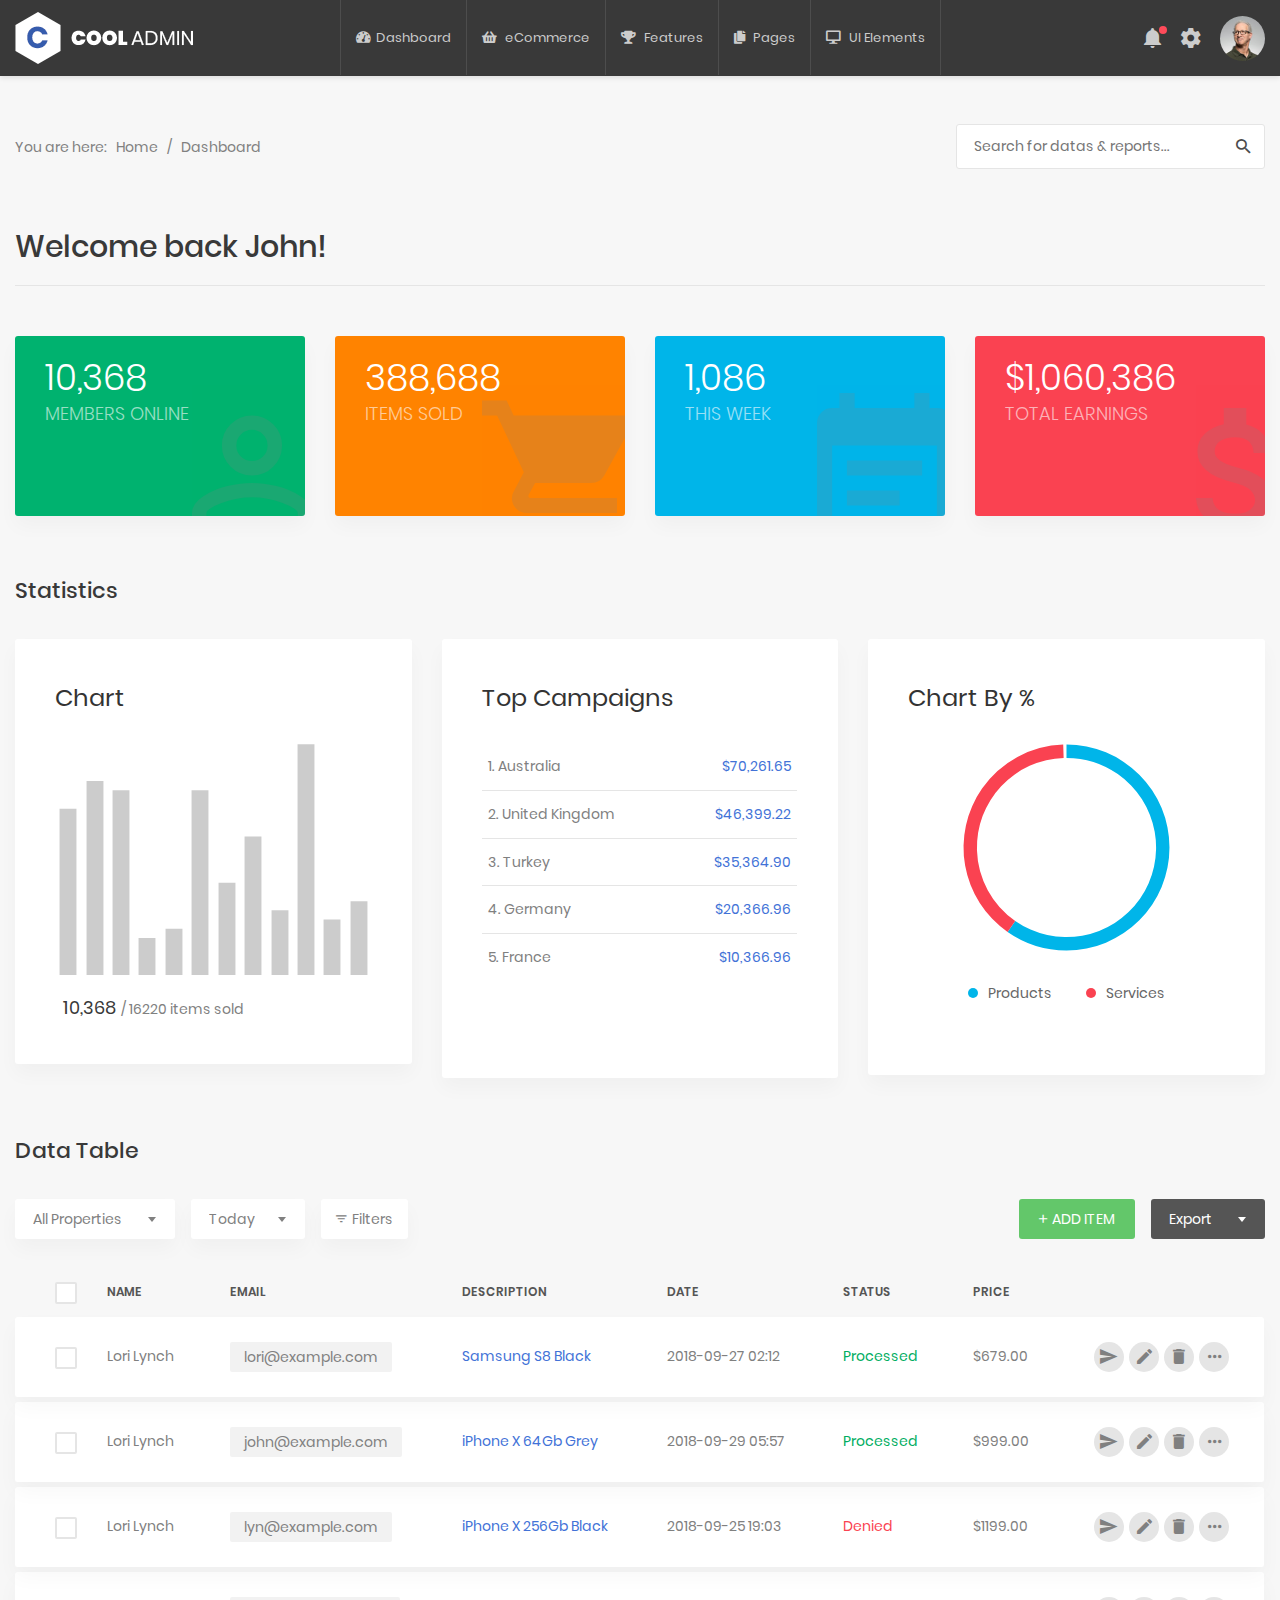
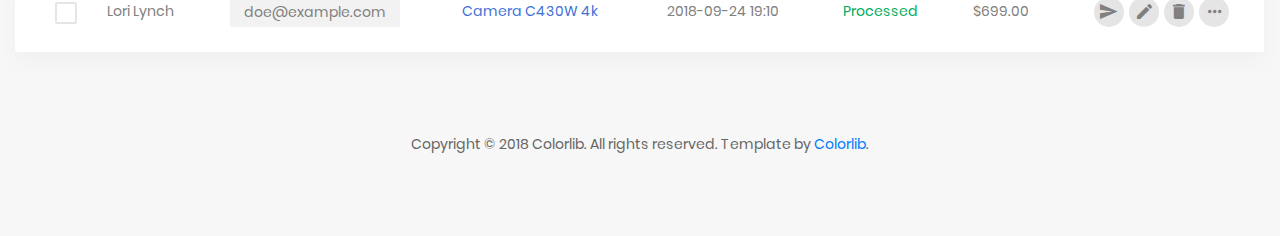
<file: templates/dashboard/index3.html>
<!DOCTYPE html>
<html lang="en">

<head>
    <!-- Required meta tags-->
    <meta charset="UTF-8">
    <meta name="viewport" content="width=device-width, initial-scale=1, shrink-to-fit=no">
    <meta name="description" content="au theme template">
    <meta name="author" content="Hau Nguyen">
    <meta name="keywords" content="au theme template">

    <!-- Title Page-->
    <title>Dashboard 3</title>

    <!-- Fontfaces CSS-->
    <link href="css/font-face.css" rel="stylesheet" media="all">
    <link href="vendor/font-awesome-4.7/css/font-awesome.min.css" rel="stylesheet" media="all">
    <link href="vendor/font-awesome-5/css/fontawesome-all.min.css" rel="stylesheet" media="all">
    <link href="vendor/mdi-font/css/material-design-iconic-font.min.css" rel="stylesheet" media="all">

    <!-- Bootstrap CSS-->
    <link href="vendor/bootstrap-4.1/bootstrap.min.css" rel="stylesheet" media="all">

    <!-- Vendor CSS-->
    <link href="vendor/animsition/animsition.min.css" rel="stylesheet" media="all">
    <link href="vendor/bootstrap-progressbar/bootstrap-progressbar-3.3.4.min.css" rel="stylesheet" media="all">
    <link href="vendor/wow/animate.css" rel="stylesheet" media="all">
    <link href="vendor/css-hamburgers/hamburgers.min.css" rel="stylesheet" media="all">
    <link href="vendor/slick/slick.css" rel="stylesheet" media="all">
    <link href="vendor/select2/select2.min.css" rel="stylesheet" media="all">
    <link href="vendor/perfect-scrollbar/perfect-scrollbar.css" rel="stylesheet" media="all">

    <!-- Main CSS-->
    <link href="css/theme.css" rel="stylesheet" media="all">

</head>

<body class="animsition">
    <div class="page-wrapper">
        <!-- HEADER DESKTOP-->
        <header class="header-desktop3 d-none d-lg-block">
            <div class="section__content section__content--p35">
                <div class="header3-wrap">
                    <div class="header__logo">
                        <a href="#">
                            <img src="images/icon/logo-white.png" alt="CoolAdmin" />
                        </a>
                    </div>
                    <div class="header__navbar">
                        <ul class="list-unstyled">
                            <li class="has-sub">
                                <a href="#">
                                    <i class="fas fa-tachometer-alt"></i>Dashboard
                                    <span class="bot-line"></span>
                                </a>
                                <ul class="header3-sub-list list-unstyled">
                                    <li>
                                        <a href="index.html">Dashboard 1</a>
                                    </li>
                                    <li>
                                        <a href="index2.html">Dashboard 2</a>
                                    </li>
                                    <li>
                                        <a href="index3.html">Dashboard 3</a>
                                    </li>
                                    <li>
                                        <a href="index4.html">Dashboard 4</a>
                                    </li>
                                </ul>
                            </li>
                            <li>
                                <a href="#">
                                    <i class="fas fa-shopping-basket"></i>
                                    <span class="bot-line"></span>eCommerce</a>
                            </li>
                            <li>
                                <a href="table.html">
                                    <i class="fas fa-trophy"></i>
                                    <span class="bot-line"></span>Features</a>
                            </li>
                            <li class="has-sub">
                                <a href="#">
                                    <i class="fas fa-copy"></i>
                                    <span class="bot-line"></span>Pages</a>
                                <ul class="header3-sub-list list-unstyled">
                                    <li>
                                        <a href="login.html">Login</a>
                                    </li>
                                    <li>
                                        <a href="register.html">Register</a>
                                    </li>
                                    <li>
                                        <a href="forget-pass.html">Forget Password</a>
                                    </li>
                                </ul>
                            </li>
                            <li class="has-sub">
                                <a href="#">
                                    <i class="fas fa-desktop"></i>
                                    <span class="bot-line"></span>UI Elements</a>
                                <ul class="header3-sub-list list-unstyled">
                                    <li>
                                        <a href="button.html">Button</a>
                                    </li>
                                    <li>
                                        <a href="badge.html">Badges</a>
                                    </li>
                                    <li>
                                        <a href="tab.html">Tabs</a>
                                    </li>
                                    <li>
                                        <a href="card.html">Cards</a>
                                    </li>
                                    <li>
                                        <a href="alert.html">Alerts</a>
                                    </li>
                                    <li>
                                        <a href="progress-bar.html">Progress Bars</a>
                                    </li>
                                    <li>
                                        <a href="modal.html">Modals</a>
                                    </li>
                                    <li>
                                        <a href="switch.html">Switchs</a>
                                    </li>
                                    <li>
                                        <a href="grid.html">Grids</a>
                                    </li>
                                    <li>
                                        <a href="fontawesome.html">FontAwesome</a>
                                    </li>
                                    <li>
                                        <a href="typo.html">Typography</a>
                                    </li>
                                </ul>
                            </li>
                        </ul>
                    </div>
                    <div class="header__tool">
                        <div class="header-button-item has-noti js-item-menu">
                            <i class="zmdi zmdi-notifications"></i>
                            <div class="notifi-dropdown notifi-dropdown--no-bor js-dropdown">
                                <div class="notifi__title">
                                    <p>You have 3 Notifications</p>
                                </div>
                                <div class="notifi__item">
                                    <div class="bg-c1 img-cir img-40">
                                        <i class="zmdi zmdi-email-open"></i>
                                    </div>
                                    <div class="content">
                                        <p>You got a email notification</p>
                                        <span class="date">April 12, 2018 06:50</span>
                                    </div>
                                </div>
                                <div class="notifi__item">
                                    <div class="bg-c2 img-cir img-40">
                                        <i class="zmdi zmdi-account-box"></i>
                                    </div>
                                    <div class="content">
                                        <p>Your account has been blocked</p>
                                        <span class="date">April 12, 2018 06:50</span>
                                    </div>
                                </div>
                                <div class="notifi__item">
                                    <div class="bg-c3 img-cir img-40">
                                        <i class="zmdi zmdi-file-text"></i>
                                    </div>
                                    <div class="content">
                                        <p>You got a new file</p>
                                        <span class="date">April 12, 2018 06:50</span>
                                    </div>
                                </div>
                                <div class="notifi__footer">
                                    <a href="#">All notifications</a>
                                </div>
                            </div>
                        </div>
                        <div class="header-button-item js-item-menu">
                            <i class="zmdi zmdi-settings"></i>
                            <div class="setting-dropdown js-dropdown">
                                <div class="account-dropdown__body">
                                    <div class="account-dropdown__item">
                                        <a href="#">
                                            <i class="zmdi zmdi-account"></i>Account</a>
                                    </div>
                                    <div class="account-dropdown__item">
                                        <a href="#">
                                            <i class="zmdi zmdi-settings"></i>Setting</a>
                                    </div>
                                    <div class="account-dropdown__item">
                                        <a href="#">
                                            <i class="zmdi zmdi-money-box"></i>Billing</a>
                                    </div>
                                </div>
                                <div class="account-dropdown__body">
                                    <div class="account-dropdown__item">
                                        <a href="#">
                                            <i class="zmdi zmdi-globe"></i>Language</a>
                                    </div>
                                    <div class="account-dropdown__item">
                                        <a href="#">
                                            <i class="zmdi zmdi-pin"></i>Location</a>
                                    </div>
                                    <div class="account-dropdown__item">
                                        <a href="#">
                                            <i class="zmdi zmdi-email"></i>Email</a>
                                    </div>
                                    <div class="account-dropdown__item">
                                        <a href="#">
                                            <i class="zmdi zmdi-notifications"></i>Notifications</a>
                                    </div>
                                </div>
                            </div>
                        </div>
                        <div class="account-wrap">
                            <div class="account-item account-item--style2 clearfix js-item-menu">
                                <div class="image">
                                    <img src="images/icon/avatar-01.jpg" alt="John Doe" />
                                </div>
                                <div class="content">
                                    <a class="js-acc-btn" href="#">john doe</a>
                                </div>
                                <div class="account-dropdown js-dropdown">
                                    <div class="info clearfix">
                                        <div class="image">
                                            <a href="#">
                                                <img src="images/icon/avatar-01.jpg" alt="John Doe" />
                                            </a>
                                        </div>
                                        <div class="content">
                                            <h5 class="name">
                                                <a href="#">john doe</a>
                                            </h5>
                                            <span class="email">johndoe@example.com</span>
                                        </div>
                                    </div>
                                    <div class="account-dropdown__body">
                                        <div class="account-dropdown__item">
                                            <a href="#">
                                                <i class="zmdi zmdi-account"></i>Account</a>
                                        </div>
                                        <div class="account-dropdown__item">
                                            <a href="#">
                                                <i class="zmdi zmdi-settings"></i>Setting</a>
                                        </div>
                                        <div class="account-dropdown__item">
                                            <a href="#">
                                                <i class="zmdi zmdi-money-box"></i>Billing</a>
                                        </div>
                                    </div>
                                    <div class="account-dropdown__footer">
                                        <a href="#">
                                            <i class="zmdi zmdi-power"></i>Logout</a>
                                    </div>
                                </div>
                            </div>
                        </div>
                    </div>
                </div>
            </div>
        </header>
        <!-- END HEADER DESKTOP-->

        <!-- HEADER MOBILE-->
        <header class="header-mobile header-mobile-2 d-block d-lg-none">
            <div class="header-mobile__bar">
                <div class="container-fluid">
                    <div class="header-mobile-inner">
                        <a class="logo" href="index.html">
                            <img src="images/icon/logo-white.png" alt="CoolAdmin" />
                        </a>
                        <button class="hamburger hamburger--slider" type="button">
                            <span class="hamburger-box">
                                <span class="hamburger-inner"></span>
                            </span>
                        </button>
                    </div>
                </div>
            </div>
            <nav class="navbar-mobile">
                <div class="container-fluid">
                    <ul class="navbar-mobile__list list-unstyled">
                        <li class="has-sub">
                            <a class="js-arrow" href="#">
                                <i class="fas fa-tachometer-alt"></i>Dashboard</a>
                            <ul class="navbar-mobile-sub__list list-unstyled js-sub-list">
                                <li>
                                    <a href="index.html">Dashboard 1</a>
                                </li>
                                <li>
                                    <a href="index2.html">Dashboard 2</a>
                                </li>
                                <li>
                                    <a href="index3.html">Dashboard 3</a>
                                </li>
                                <li>
                                    <a href="index4.html">Dashboard 4</a>
                                </li>
                            </ul>
                        </li>
                        <li>
                            <a href="chart.html">
                                <i class="fas fa-chart-bar"></i>Charts</a>
                        </li>
                        <li>
                            <a href="table.html">
                                <i class="fas fa-table"></i>Tables</a>
                        </li>
                        <li>
                            <a href="form.html">
                                <i class="far fa-check-square"></i>Forms</a>
                        </li>
                        <li>
                            <a href="#">
                                <i class="fas fa-calendar-alt"></i>Calendar</a>
                        </li>
                        <li>
                            <a href="map.html">
                                <i class="fas fa-map-marker-alt"></i>Maps</a>
                        </li>
                        <li class="has-sub">
                            <a class="js-arrow" href="#">
                                <i class="fas fa-copy"></i>Pages</a>
                            <ul class="navbar-mobile-sub__list list-unstyled js-sub-list">
                                <li>
                                    <a href="login.html">Login</a>
                                </li>
                                <li>
                                    <a href="register.html">Register</a>
                                </li>
                                <li>
                                    <a href="forget-pass.html">Forget Password</a>
                                </li>
                            </ul>
                        </li>
                        <li class="has-sub">
                            <a class="js-arrow" href="#">
                                <i class="fas fa-desktop"></i>UI Elements</a>
                            <ul class="navbar-mobile-sub__list list-unstyled js-sub-list">
                                <li>
                                    <a href="button.html">Button</a>
                                </li>
                                <li>
                                    <a href="badge.html">Badges</a>
                                </li>
                                <li>
                                    <a href="tab.html">Tabs</a>
                                </li>
                                <li>
                                    <a href="card.html">Cards</a>
                                </li>
                                <li>
                                    <a href="alert.html">Alerts</a>
                                </li>
                                <li>
                                    <a href="progress-bar.html">Progress Bars</a>
                                </li>
                                <li>
                                    <a href="modal.html">Modals</a>
                                </li>
                                <li>
                                    <a href="switch.html">Switchs</a>
                                </li>
                                <li>
                                    <a href="grid.html">Grids</a>
                                </li>
                                <li>
                                    <a href="fontawesome.html">Fontawesome Icon</a>
                                </li>
                                <li>
                                    <a href="typo.html">Typography</a>
                                </li>
                            </ul>
                        </li>
                    </ul>
                </div>
            </nav>
        </header>
        <div class="sub-header-mobile-2 d-block d-lg-none">
            <div class="header__tool">
                <div class="header-button-item has-noti js-item-menu">
                    <i class="zmdi zmdi-notifications"></i>
                    <div class="notifi-dropdown notifi-dropdown--no-bor js-dropdown">
                        <div class="notifi__title">
                            <p>You have 3 Notifications</p>
                        </div>
                        <div class="notifi__item">
                            <div class="bg-c1 img-cir img-40">
                                <i class="zmdi zmdi-email-open"></i>
                            </div>
                            <div class="content">
                                <p>You got a email notification</p>
                                <span class="date">April 12, 2018 06:50</span>
                            </div>
                        </div>
                        <div class="notifi__item">
                            <div class="bg-c2 img-cir img-40">
                                <i class="zmdi zmdi-account-box"></i>
                            </div>
                            <div class="content">
                                <p>Your account has been blocked</p>
                                <span class="date">April 12, 2018 06:50</span>
                            </div>
                        </div>
                        <div class="notifi__item">
                            <div class="bg-c3 img-cir img-40">
                                <i class="zmdi zmdi-file-text"></i>
                            </div>
                            <div class="content">
                                <p>You got a new file</p>
                                <span class="date">April 12, 2018 06:50</span>
                            </div>
                        </div>
                        <div class="notifi__footer">
                            <a href="#">All notifications</a>
                        </div>
                    </div>
                </div>
                <div class="header-button-item js-item-menu">
                    <i class="zmdi zmdi-settings"></i>
                    <div class="setting-dropdown js-dropdown">
                        <div class="account-dropdown__body">
                            <div class="account-dropdown__item">
                                <a href="#">
                                    <i class="zmdi zmdi-account"></i>Account</a>
                            </div>
                            <div class="account-dropdown__item">
                                <a href="#">
                                    <i class="zmdi zmdi-settings"></i>Setting</a>
                            </div>
                            <div class="account-dropdown__item">
                                <a href="#">
                                    <i class="zmdi zmdi-money-box"></i>Billing</a>
                            </div>
                        </div>
                        <div class="account-dropdown__body">
                            <div class="account-dropdown__item">
                                <a href="#">
                                    <i class="zmdi zmdi-globe"></i>Language</a>
                            </div>
                            <div class="account-dropdown__item">
                                <a href="#">
                                    <i class="zmdi zmdi-pin"></i>Location</a>
                            </div>
                            <div class="account-dropdown__item">
                                <a href="#">
                                    <i class="zmdi zmdi-email"></i>Email</a>
                            </div>
                            <div class="account-dropdown__item">
                                <a href="#">
                                    <i class="zmdi zmdi-notifications"></i>Notifications</a>
                            </div>
                        </div>
                    </div>
                </div>
                <div class="account-wrap">
                    <div class="account-item account-item--style2 clearfix js-item-menu">
                        <div class="image">
                            <img src="images/icon/avatar-01.jpg" alt="John Doe" />
                        </div>
                        <div class="content">
                            <a class="js-acc-btn" href="#">john doe</a>
                        </div>
                        <div class="account-dropdown js-dropdown">
                            <div class="info clearfix">
                                <div class="image">
                                    <a href="#">
                                        <img src="images/icon/avatar-01.jpg" alt="John Doe" />
                                    </a>
                                </div>
                                <div class="content">
                                    <h5 class="name">
                                        <a href="#">john doe</a>
                                    </h5>
                                    <span class="email">johndoe@example.com</span>
                                </div>
                            </div>
                            <div class="account-dropdown__body">
                                <div class="account-dropdown__item">
                                    <a href="#">
                                        <i class="zmdi zmdi-account"></i>Account</a>
                                </div>
                                <div class="account-dropdown__item">
                                    <a href="#">
                                        <i class="zmdi zmdi-settings"></i>Setting</a>
                                </div>
                                <div class="account-dropdown__item">
                                    <a href="#">
                                        <i class="zmdi zmdi-money-box"></i>Billing</a>
                                </div>
                            </div>
                            <div class="account-dropdown__footer">
                                <a href="#">
                                    <i class="zmdi zmdi-power"></i>Logout</a>
                            </div>
                        </div>
                    </div>
                </div>
            </div>
        </div>
        <!-- END HEADER MOBILE -->

        <!-- PAGE CONTENT-->
        <div class="page-content--bgf7">
            <!-- BREADCRUMB-->
            <section class="au-breadcrumb2">
                <div class="container">
                    <div class="row">
                        <div class="col-md-12">
                            <div class="au-breadcrumb-content">
                                <div class="au-breadcrumb-left">
                                    <span class="au-breadcrumb-span">You are here:</span>
                                    <ul class="list-unstyled list-inline au-breadcrumb__list">
                                        <li class="list-inline-item active">
                                            <a href="#">Home</a>
                                        </li>
                                        <li class="list-inline-item seprate">
                                            <span>/</span>
                                        </li>
                                        <li class="list-inline-item">Dashboard</li>
                                    </ul>
                                </div>
                                <form class="au-form-icon--sm" action="" method="post">
                                    <input class="au-input--w300 au-input--style2" type="text" placeholder="Search for datas &amp; reports...">
                                    <button class="au-btn--submit2" type="submit">
                                        <i class="zmdi zmdi-search"></i>
                                    </button>
                                </form>
                            </div>
                        </div>
                    </div>
                </div>
            </section>
            <!-- END BREADCRUMB-->

            <!-- WELCOME-->
            <section class="welcome p-t-10">
                <div class="container">
                    <div class="row">
                        <div class="col-md-12">
                            <h1 class="title-4">Welcome back
                                <span>John!</span>
                            </h1>
                            <hr class="line-seprate">
                        </div>
                    </div>
                </div>
            </section>
            <!-- END WELCOME-->

            <!-- STATISTIC-->
            <section class="statistic statistic2">
                <div class="container">
                    <div class="row">
                        <div class="col-md-6 col-lg-3">
                            <div class="statistic__item statistic__item--green">
                                <h2 class="number">10,368</h2>
                                <span class="desc">members online</span>
                                <div class="icon">
                                    <i class="zmdi zmdi-account-o"></i>
                                </div>
                            </div>
                        </div>
                        <div class="col-md-6 col-lg-3">
                            <div class="statistic__item statistic__item--orange">
                                <h2 class="number">388,688</h2>
                                <span class="desc">items sold</span>
                                <div class="icon">
                                    <i class="zmdi zmdi-shopping-cart"></i>
                                </div>
                            </div>
                        </div>
                        <div class="col-md-6 col-lg-3">
                            <div class="statistic__item statistic__item--blue">
                                <h2 class="number">1,086</h2>
                                <span class="desc">this week</span>
                                <div class="icon">
                                    <i class="zmdi zmdi-calendar-note"></i>
                                </div>
                            </div>
                        </div>
                        <div class="col-md-6 col-lg-3">
                            <div class="statistic__item statistic__item--red">
                                <h2 class="number">$1,060,386</h2>
                                <span class="desc">total earnings</span>
                                <div class="icon">
                                    <i class="zmdi zmdi-money"></i>
                                </div>
                            </div>
                        </div>
                    </div>
                </div>
            </section>
            <!-- END STATISTIC-->

            <!-- STATISTIC CHART-->
            <section class="statistic-chart">
                <div class="container">
                    <div class="row">
                        <div class="col-md-12">
                            <h3 class="title-5 m-b-35">statistics</h3>
                        </div>
                    </div>
                    <div class="row">
                        <div class="col-md-6 col-lg-4">
                            <!-- CHART-->
                            <div class="statistic-chart-1">
                                <h3 class="title-3 m-b-30">chart</h3>
                                <div class="chart-wrap">
                                    <canvas id="widgetChart5"></canvas>
                                </div>
                                <div class="statistic-chart-1-note">
                                    <span class="big">10,368</span>
                                    <span>/ 16220 items sold</span>
                                </div>
                            </div>
                            <!-- END CHART-->
                        </div>
                        <div class="col-md-6 col-lg-4">
                            <!-- TOP CAMPAIGN-->
                            <div class="top-campaign">
                                <h3 class="title-3 m-b-30">top campaigns</h3>
                                <div class="table-responsive">
                                    <table class="table table-top-campaign">
                                        <tbody>
                                            <tr>
                                                <td>1. Australia</td>
                                                <td>$70,261.65</td>
                                            </tr>
                                            <tr>
                                                <td>2. United Kingdom</td>
                                                <td>$46,399.22</td>
                                            </tr>
                                            <tr>
                                                <td>3. Turkey</td>
                                                <td>$35,364.90</td>
                                            </tr>
                                            <tr>
                                                <td>4. Germany</td>
                                                <td>$20,366.96</td>
                                            </tr>
                                            <tr>
                                                <td>5. France</td>
                                                <td>$10,366.96</td>
                                            </tr>
                                        </tbody>
                                    </table>
                                </div>
                            </div>
                            <!-- END TOP CAMPAIGN-->
                        </div>
                        <div class="col-md-6 col-lg-4">
                            <!-- CHART PERCENT-->
                            <div class="chart-percent-2">
                                <h3 class="title-3 m-b-30">chart by %</h3>
                                <div class="chart-wrap">
                                    <canvas id="percent-chart2"></canvas>
                                    <div id="chartjs-tooltip">
                                        <table></table>
                                    </div>
                                </div>
                                <div class="chart-info">
                                    <div class="chart-note">
                                        <span class="dot dot--blue"></span>
                                        <span>products</span>
                                    </div>
                                    <div class="chart-note">
                                        <span class="dot dot--red"></span>
                                        <span>Services</span>
                                    </div>
                                </div>
                            </div>
                            <!-- END CHART PERCENT-->
                        </div>
                    </div>
                </div>
            </section>
            <!-- END STATISTIC CHART-->

            <!-- DATA TABLE-->
            <section class="p-t-20">
                <div class="container">
                    <div class="row">
                        <div class="col-md-12">
                            <h3 class="title-5 m-b-35">data table</h3>
                            <div class="table-data__tool">
                                <div class="table-data__tool-left">
                                    <div class="rs-select2--light rs-select2--md">
                                        <select class="js-select2" name="property">
                                            <option selected="selected">All Properties</option>
                                            <option value="">Option 1</option>
                                            <option value="">Option 2</option>
                                        </select>
                                        <div class="dropDownSelect2"></div>
                                    </div>
                                    <div class="rs-select2--light rs-select2--sm">
                                        <select class="js-select2" name="time">
                                            <option selected="selected">Today</option>
                                            <option value="">3 Days</option>
                                            <option value="">1 Week</option>
                                        </select>
                                        <div class="dropDownSelect2"></div>
                                    </div>
                                    <button class="au-btn-filter">
                                        <i class="zmdi zmdi-filter-list"></i>filters</button>
                                </div>
                                <div class="table-data__tool-right">
                                    <button class="au-btn au-btn-icon au-btn--green au-btn--small">
                                        <i class="zmdi zmdi-plus"></i>add item</button>
                                    <div class="rs-select2--dark rs-select2--sm rs-select2--dark2">
                                        <select class="js-select2" name="type">
                                            <option selected="selected">Export</option>
                                            <option value="">Option 1</option>
                                            <option value="">Option 2</option>
                                        </select>
                                        <div class="dropDownSelect2"></div>
                                    </div>
                                </div>
                            </div>
                            <div class="table-responsive table-responsive-data2">
                                <table class="table table-data2">
                                    <thead>
                                        <tr>
                                            <th>
                                                <label class="au-checkbox">
                                                    <input type="checkbox">
                                                    <span class="au-checkmark"></span>
                                                </label>
                                            </th>
                                            <th>name</th>
                                            <th>email</th>
                                            <th>description</th>
                                            <th>date</th>
                                            <th>status</th>
                                            <th>price</th>
                                            <th></th>
                                        </tr>
                                    </thead>
                                    <tbody>
                                        <tr class="tr-shadow">
                                            <td>
                                                <label class="au-checkbox">
                                                    <input type="checkbox">
                                                    <span class="au-checkmark"></span>
                                                </label>
                                            </td>
                                            <td>Lori Lynch</td>
                                            <td>
                                                <span class="block-email">lori@example.com</span>
                                            </td>
                                            <td class="desc">Samsung S8 Black</td>
                                            <td>2018-09-27 02:12</td>
                                            <td>
                                                <span class="status--process">Processed</span>
                                            </td>
                                            <td>$679.00</td>
                                            <td>
                                                <div class="table-data-feature">
                                                    <button class="item" data-toggle="tooltip" data-placement="top" title="Send">
                                                        <i class="zmdi zmdi-mail-send"></i>
                                                    </button>
                                                    <button class="item" data-toggle="tooltip" data-placement="top" title="Edit">
                                                        <i class="zmdi zmdi-edit"></i>
                                                    </button>
                                                    <button class="item" data-toggle="tooltip" data-placement="top" title="Delete">
                                                        <i class="zmdi zmdi-delete"></i>
                                                    </button>
                                                    <button class="item" data-toggle="tooltip" data-placement="top" title="More">
                                                        <i class="zmdi zmdi-more"></i>
                                                    </button>
                                                </div>
                                            </td>
                                        </tr>
                                        <tr class="spacer"></tr>
                                        <tr class="tr-shadow">
                                            <td>
                                                <label class="au-checkbox">
                                                    <input type="checkbox">
                                                    <span class="au-checkmark"></span>
                                                </label>
                                            </td>
                                            <td>Lori Lynch</td>
                                            <td>
                                                <span class="block-email">john@example.com</span>
                                            </td>
                                            <td class="desc">iPhone X 64Gb Grey</td>
                                            <td>2018-09-29 05:57</td>
                                            <td>
                                                <span class="status--process">Processed</span>
                                            </td>
                                            <td>$999.00</td>
                                            <td>
                                                <div class="table-data-feature">
                                                    <button class="item" data-toggle="tooltip" data-placement="top" title="Send">
                                                        <i class="zmdi zmdi-mail-send"></i>
                                                    </button>
                                                    <button class="item" data-toggle="tooltip" data-placement="top" title="Edit">
                                                        <i class="zmdi zmdi-edit"></i>
                                                    </button>
                                                    <button class="item" data-toggle="tooltip" data-placement="top" title="Delete">
                                                        <i class="zmdi zmdi-delete"></i>
                                                    </button>
                                                    <button class="item" data-toggle="tooltip" data-placement="top" title="More">
                                                        <i class="zmdi zmdi-more"></i>
                                                    </button>
                                                </div>
                                            </td>
                                        </tr>
                                        <tr class="spacer"></tr>
                                        <tr class="tr-shadow">
                                            <td>
                                                <label class="au-checkbox">
                                                    <input type="checkbox">
                                                    <span class="au-checkmark"></span>
                                                </label>
                                            </td>
                                            <td>Lori Lynch</td>
                                            <td>
                                                <span class="block-email">lyn@example.com</span>
                                            </td>
                                            <td class="desc">iPhone X 256Gb Black</td>
                                            <td>2018-09-25 19:03</td>
                                            <td>
                                                <span class="status--denied">Denied</span>
                                            </td>
                                            <td>$1199.00</td>
                                            <td>
                                                <div class="table-data-feature">
                                                    <button class="item" data-toggle="tooltip" data-placement="top" title="Send">
                                                        <i class="zmdi zmdi-mail-send"></i>
                                                    </button>
                                                    <button class="item" data-toggle="tooltip" data-placement="top" title="Edit">
                                                        <i class="zmdi zmdi-edit"></i>
                                                    </button>
                                                    <button class="item" data-toggle="tooltip" data-placement="top" title="Delete">
                                                        <i class="zmdi zmdi-delete"></i>
                                                    </button>
                                                    <button class="item" data-toggle="tooltip" data-placement="top" title="More">
                                                        <i class="zmdi zmdi-more"></i>
                                                    </button>
                                                </div>
                                            </td>
                                        </tr>
                                        <tr class="spacer"></tr>
                                        <tr class="tr-shadow">
                                            <td>
                                                <label class="au-checkbox">
                                                    <input type="checkbox">
                                                    <span class="au-checkmark"></span>
                                                </label>
                                            </td>
                                            <td>Lori Lynch</td>
                                            <td>
                                                <span class="block-email">doe@example.com</span>
                                            </td>
                                            <td class="desc">Camera C430W 4k</td>
                                            <td>2018-09-24 19:10</td>
                                            <td>
                                                <span class="status--process">Processed</span>
                                            </td>
                                            <td>$699.00</td>
                                            <td>
                                                <div class="table-data-feature">
                                                    <button class="item" data-toggle="tooltip" data-placement="top" title="Send">
                                                        <i class="zmdi zmdi-mail-send"></i>
                                                    </button>
                                                    <button class="item" data-toggle="tooltip" data-placement="top" title="Edit">
                                                        <i class="zmdi zmdi-edit"></i>
                                                    </button>
                                                    <button class="item" data-toggle="tooltip" data-placement="top" title="Delete">
                                                        <i class="zmdi zmdi-delete"></i>
                                                    </button>
                                                    <button class="item" data-toggle="tooltip" data-placement="top" title="More">
                                                        <i class="zmdi zmdi-more"></i>
                                                    </button>
                                                </div>
                                            </td>
                                        </tr>
                                    </tbody>
                                </table>
                            </div>
                        </div>
                    </div>
                </div>
            </section>
            <!-- END DATA TABLE-->

            <!-- COPYRIGHT-->
            <section class="p-t-60 p-b-20">
                <div class="container">
                    <div class="row">
                        <div class="col-md-12">
                            <div class="copyright">
                                <p>Copyright © 2018 Colorlib. All rights reserved. Template by <a href="https://colorlib.com">Colorlib</a>.</p>
                            </div>
                        </div>
                    </div>
                </div>
            </section>
            <!-- END COPYRIGHT-->
        </div>

    </div>

    <!-- Jquery JS-->
    <script src="vendor/jquery-3.2.1.min.js"></script>
    <!-- Bootstrap JS-->
    <script src="vendor/bootstrap-4.1/popper.min.js"></script>
    <script src="vendor/bootstrap-4.1/bootstrap.min.js"></script>
    <!-- Vendor JS       -->
    <script src="vendor/slick/slick.min.js">
    </script>
    <script src="vendor/wow/wow.min.js"></script>
    <script src="vendor/animsition/animsition.min.js"></script>
    <script src="vendor/bootstrap-progressbar/bootstrap-progressbar.min.js">
    </script>
    <script src="vendor/counter-up/jquery.waypoints.min.js"></script>
    <script src="vendor/counter-up/jquery.counterup.min.js">
    </script>
    <script src="vendor/circle-progress/circle-progress.min.js"></script>
    <script src="vendor/perfect-scrollbar/perfect-scrollbar.js"></script>
    <script src="vendor/chartjs/Chart.bundle.min.js"></script>
    <script src="vendor/select2/select2.min.js">
    </script>

    <!-- Main JS-->
    <script src="js/main.js"></script>

</body>

</html>
<!-- end document-->
</file>
<file: templates/dashboard/css/font-face.css>
/* poppins-100 - latin */
@font-face {
  font-family: 'Poppins';
  font-style: normal;
  font-weight: 100;
  src: url('../fonts/poppins/poppins-v5-latin-100.eot'); /* IE9 Compat Modes */
  src: local('Poppins Thin'), local('Poppins-Thin'),
       url('../fonts/poppins/poppins-v5-latin-100.eot?#iefix') format('embedded-opentype'), /* IE6-IE8 */
       url('../fonts/poppins/poppins-v5-latin-100.woff2') format('woff2'), /* Super Modern Browsers */
       url('../fonts/poppins/poppins-v5-latin-100.woff') format('woff'), /* Modern Browsers */
       url('../fonts/poppins/poppins-v5-latin-100.ttf') format('truetype'), /* Safari, Android, iOS */
       url('../fonts/poppins/poppins-v5-latin-100.svg#Poppins') format('svg'); /* Legacy iOS */
}
/* poppins-200 - latin */
@font-face {
  font-family: 'Poppins';
  font-style: normal;
  font-weight: 200;
  src: url('../fonts/poppins/poppins-v5-latin-200.eot'); /* IE9 Compat Modes */
  src: local('Poppins ExtraLight'), local('Poppins-ExtraLight'),
       url('../fonts/poppins/poppins-v5-latin-200.eot?#iefix') format('embedded-opentype'), /* IE6-IE8 */
       url('../fonts/poppins/poppins-v5-latin-200.woff2') format('woff2'), /* Super Modern Browsers */
       url('../fonts/poppins/poppins-v5-latin-200.woff') format('woff'), /* Modern Browsers */
       url('../fonts/poppins/poppins-v5-latin-200.ttf') format('truetype'), /* Safari, Android, iOS */
       url('../fonts/poppins/poppins-v5-latin-200.svg#Poppins') format('svg'); /* Legacy iOS */
}
/* poppins-200italic - latin */
@font-face {
  font-family: 'Poppins';
  font-style: italic;
  font-weight: 200;
  src: url('../fonts/poppins/poppins-v5-latin-200italic.eot'); /* IE9 Compat Modes */
  src: local('Poppins ExtraLight Italic'), local('Poppins-ExtraLightItalic'),
       url('../fonts/poppins/poppins-v5-latin-200italic.eot?#iefix') format('embedded-opentype'), /* IE6-IE8 */
       url('../fonts/poppins/poppins-v5-latin-200italic.woff2') format('woff2'), /* Super Modern Browsers */
       url('../fonts/poppins/poppins-v5-latin-200italic.woff') format('woff'), /* Modern Browsers */
       url('../fonts/poppins/poppins-v5-latin-200italic.ttf') format('truetype'), /* Safari, Android, iOS */
       url('../fonts/poppins/poppins-v5-latin-200italic.svg#Poppins') format('svg'); /* Legacy iOS */
}
/* poppins-100italic - latin */
@font-face {
  font-family: 'Poppins';
  font-style: italic;
  font-weight: 100;
  src: url('../fonts/poppins/poppins-v5-latin-100italic.eot'); /* IE9 Compat Modes */
  src: local('Poppins Thin Italic'), local('Poppins-ThinItalic'),
       url('../fonts/poppins/poppins-v5-latin-100italic.eot?#iefix') format('embedded-opentype'), /* IE6-IE8 */
       url('../fonts/poppins/poppins-v5-latin-100italic.woff2') format('woff2'), /* Super Modern Browsers */
       url('../fonts/poppins/poppins-v5-latin-100italic.woff') format('woff'), /* Modern Browsers */
       url('../fonts/poppins/poppins-v5-latin-100italic.ttf') format('truetype'), /* Safari, Android, iOS */
       url('../fonts/poppins/poppins-v5-latin-100italic.svg#Poppins') format('svg'); /* Legacy iOS */
}
/* poppins-300 - latin */
@font-face {
  font-family: 'Poppins';
  font-style: normal;
  font-weight: 300;
  src: url('../fonts/poppins/poppins-v5-latin-300.eot'); /* IE9 Compat Modes */
  src: local('Poppins Light'), local('Poppins-Light'),
       url('../fonts/poppins/poppins-v5-latin-300.eot?#iefix') format('embedded-opentype'), /* IE6-IE8 */
       url('../fonts/poppins/poppins-v5-latin-300.woff2') format('woff2'), /* Super Modern Browsers */
       url('../fonts/poppins/poppins-v5-latin-300.woff') format('woff'), /* Modern Browsers */
       url('../fonts/poppins/poppins-v5-latin-300.ttf') format('truetype'), /* Safari, Android, iOS */
       url('../fonts/poppins/poppins-v5-latin-300.svg#Poppins') format('svg'); /* Legacy iOS */
}
/* poppins-300italic - latin */
@font-face {
  font-family: 'Poppins';
  font-style: italic;
  font-weight: 300;
  src: url('../fonts/poppins/poppins-v5-latin-300italic.eot'); /* IE9 Compat Modes */
  src: local('Poppins Light Italic'), local('Poppins-LightItalic'),
       url('../fonts/poppins/poppins-v5-latin-300italic.eot?#iefix') format('embedded-opentype'), /* IE6-IE8 */
       url('../fonts/poppins/poppins-v5-latin-300italic.woff2') format('woff2'), /* Super Modern Browsers */
       url('../fonts/poppins/poppins-v5-latin-300italic.woff') format('woff'), /* Modern Browsers */
       url('../fonts/poppins/poppins-v5-latin-300italic.ttf') format('truetype'), /* Safari, Android, iOS */
       url('../fonts/poppins/poppins-v5-latin-300italic.svg#Poppins') format('svg'); /* Legacy iOS */
}
/* poppins-regular - latin */
@font-face {
  font-family: 'Poppins';
  font-style: normal;
  font-weight: 400;
  src: url('../fonts/poppins/poppins-v5-latin-regular.eot'); /* IE9 Compat Modes */
  src: local('Poppins Regular'), local('Poppins-Regular'),
       url('../fonts/poppins/poppins-v5-latin-regular.eot?#iefix') format('embedded-opentype'), /* IE6-IE8 */
       url('../fonts/poppins/poppins-v5-latin-regular.woff2') format('woff2'), /* Super Modern Browsers */
       url('../fonts/poppins/poppins-v5-latin-regular.woff') format('woff'), /* Modern Browsers */
       url('../fonts/poppins/poppins-v5-latin-regular.ttf') format('truetype'), /* Safari, Android, iOS */
       url('../fonts/poppins/poppins-v5-latin-regular.svg#Poppins') format('svg'); /* Legacy iOS */
}
/* poppins-italic - latin */
@font-face {
  font-family: 'Poppins';
  font-style: italic;
  font-weight: 400;
  src: url('../fonts/poppins/poppins-v5-latin-italic.eot'); /* IE9 Compat Modes */
  src: local('Poppins Italic'), local('Poppins-Italic'),
       url('../fonts/poppins/poppins-v5-latin-italic.eot?#iefix') format('embedded-opentype'), /* IE6-IE8 */
       url('../fonts/poppins/poppins-v5-latin-italic.woff2') format('woff2'), /* Super Modern Browsers */
       url('../fonts/poppins/poppins-v5-latin-italic.woff') format('woff'), /* Modern Browsers */
       url('../fonts/poppins/poppins-v5-latin-italic.ttf') format('truetype'), /* Safari, Android, iOS */
       url('../fonts/poppins/poppins-v5-latin-italic.svg#Poppins') format('svg'); /* Legacy iOS */
}
/* poppins-500 - latin */
@font-face {
  font-family: 'Poppins';
  font-style: normal;
  font-weight: 500;
  src: url('../fonts/poppins/poppins-v5-latin-500.eot'); /* IE9 Compat Modes */
  src: local('Poppins Medium'), local('Poppins-Medium'),
       url('../fonts/poppins/poppins-v5-latin-500.eot?#iefix') format('embedded-opentype'), /* IE6-IE8 */
       url('../fonts/poppins/poppins-v5-latin-500.woff2') format('woff2'), /* Super Modern Browsers */
       url('../fonts/poppins/poppins-v5-latin-500.woff') format('woff'), /* Modern Browsers */
       url('../fonts/poppins/poppins-v5-latin-500.ttf') format('truetype'), /* Safari, Android, iOS */
       url('../fonts/poppins/poppins-v5-latin-500.svg#Poppins') format('svg'); /* Legacy iOS */
}
/* poppins-500italic - latin */
@font-face {
  font-family: 'Poppins';
  font-style: italic;
  font-weight: 500;
  src: url('../fonts/poppins/poppins-v5-latin-500italic.eot'); /* IE9 Compat Modes */
  src: local('Poppins Medium Italic'), local('Poppins-MediumItalic'),
       url('../fonts/poppins/poppins-v5-latin-500italic.eot?#iefix') format('embedded-opentype'), /* IE6-IE8 */
       url('../fonts/poppins/poppins-v5-latin-500italic.woff2') format('woff2'), /* Super Modern Browsers */
       url('../fonts/poppins/poppins-v5-latin-500italic.woff') format('woff'), /* Modern Browsers */
       url('../fonts/poppins/poppins-v5-latin-500italic.ttf') format('truetype'), /* Safari, Android, iOS */
       url('../fonts/poppins/poppins-v5-latin-500italic.svg#Poppins') format('svg'); /* Legacy iOS */
}
/* poppins-600 - latin */
@font-face {
  font-family: 'Poppins';
  font-style: normal;
  font-weight: 600;
  src: url('../fonts/poppins/poppins-v5-latin-600.eot'); /* IE9 Compat Modes */
  src: local('Poppins SemiBold'), local('Poppins-SemiBold'),
       url('../fonts/poppins/poppins-v5-latin-600.eot?#iefix') format('embedded-opentype'), /* IE6-IE8 */
       url('../fonts/poppins/poppins-v5-latin-600.woff2') format('woff2'), /* Super Modern Browsers */
       url('../fonts/poppins/poppins-v5-latin-600.woff') format('woff'), /* Modern Browsers */
       url('../fonts/poppins/poppins-v5-latin-600.ttf') format('truetype'), /* Safari, Android, iOS */
       url('../fonts/poppins/poppins-v5-latin-600.svg#Poppins') format('svg'); /* Legacy iOS */
}
/* poppins-600italic - latin */
@font-face {
  font-family: 'Poppins';
  font-style: italic;
  font-weight: 600;
  src: url('../fonts/poppins/poppins-v5-latin-600italic.eot'); /* IE9 Compat Modes */
  src: local('Poppins SemiBold Italic'), local('Poppins-SemiBoldItalic'),
       url('../fonts/poppins/poppins-v5-latin-600italic.eot?#iefix') format('embedded-opentype'), /* IE6-IE8 */
       url('../fonts/poppins/poppins-v5-latin-600italic.woff2') format('woff2'), /* Super Modern Browsers */
       url('../fonts/poppins/poppins-v5-latin-600italic.woff') format('woff'), /* Modern Browsers */
       url('../fonts/poppins/poppins-v5-latin-600italic.ttf') format('truetype'), /* Safari, Android, iOS */
       url('../fonts/poppins/poppins-v5-latin-600italic.svg#Poppins') format('svg'); /* Legacy iOS */
}
/* poppins-700 - latin */
@font-face {
  font-family: 'Poppins';
  font-style: normal;
  font-weight: 700;
  src: url('../fonts/poppins/poppins-v5-latin-700.eot'); /* IE9 Compat Modes */
  src: local('Poppins Bold'), local('Poppins-Bold'),
       url('../fonts/poppins/poppins-v5-latin-700.eot?#iefix') format('embedded-opentype'), /* IE6-IE8 */
       url('../fonts/poppins/poppins-v5-latin-700.woff2') format('woff2'), /* Super Modern Browsers */
       url('../fonts/poppins/poppins-v5-latin-700.woff') format('woff'), /* Modern Browsers */
       url('../fonts/poppins/poppins-v5-latin-700.ttf') format('truetype'), /* Safari, Android, iOS */
       url('../fonts/poppins/poppins-v5-latin-700.svg#Poppins') format('svg'); /* Legacy iOS */
}
/* poppins-700italic - latin */
@font-face {
  font-family: 'Poppins';
  font-style: italic;
  font-weight: 700;
  src: url('../fonts/poppins/poppins-v5-latin-700italic.eot'); /* IE9 Compat Modes */
  src: local('Poppins Bold Italic'), local('Poppins-BoldItalic'),
       url('../fonts/poppins/poppins-v5-latin-700italic.eot?#iefix') format('embedded-opentype'), /* IE6-IE8 */
       url('../fonts/poppins/poppins-v5-latin-700italic.woff2') format('woff2'), /* Super Modern Browsers */
       url('../fonts/poppins/poppins-v5-latin-700italic.woff') format('woff'), /* Modern Browsers */
       url('../fonts/poppins/poppins-v5-latin-700italic.ttf') format('truetype'), /* Safari, Android, iOS */
       url('../fonts/poppins/poppins-v5-latin-700italic.svg#Poppins') format('svg'); /* Legacy iOS */
}
/* poppins-800 - latin */
@font-face {
  font-family: 'Poppins';
  font-style: normal;
  font-weight: 800;
  src: url('../fonts/poppins/poppins-v5-latin-800.eot'); /* IE9 Compat Modes */
  src: local('Poppins ExtraBold'), local('Poppins-ExtraBold'),
       url('../fonts/poppins/poppins-v5-latin-800.eot?#iefix') format('embedded-opentype'), /* IE6-IE8 */
       url('../fonts/poppins/poppins-v5-latin-800.woff2') format('woff2'), /* Super Modern Browsers */
       url('../fonts/poppins/poppins-v5-latin-800.woff') format('woff'), /* Modern Browsers */
       url('../fonts/poppins/poppins-v5-latin-800.ttf') format('truetype'), /* Safari, Android, iOS */
       url('../fonts/poppins/poppins-v5-latin-800.svg#Poppins') format('svg'); /* Legacy iOS */
}
/* poppins-800italic - latin */
@font-face {
  font-family: 'Poppins';
  font-style: italic;
  font-weight: 800;
  src: url('../fonts/poppins/poppins-v5-latin-800italic.eot'); /* IE9 Compat Modes */
  src: local('Poppins ExtraBold Italic'), local('Poppins-ExtraBoldItalic'),
       url('../fonts/poppins/poppins-v5-latin-800italic.eot?#iefix') format('embedded-opentype'), /* IE6-IE8 */
       url('../fonts/poppins/poppins-v5-latin-800italic.woff2') format('woff2'), /* Super Modern Browsers */
       url('../fonts/poppins/poppins-v5-latin-800italic.woff') format('woff'), /* Modern Browsers */
       url('../fonts/poppins/poppins-v5-latin-800italic.ttf') format('truetype'), /* Safari, Android, iOS */
       url('../fonts/poppins/poppins-v5-latin-800italic.svg#Poppins') format('svg'); /* Legacy iOS */
}
/* poppins-900 - latin */
@font-face {
  font-family: 'Poppins';
  font-style: normal;
  font-weight: 900;
  src: url('../fonts/poppins/poppins-v5-latin-900.eot'); /* IE9 Compat Modes */
  src: local('Poppins Black'), local('Poppins-Black'),
       url('../fonts/poppins/poppins-v5-latin-900.eot?#iefix') format('embedded-opentype'), /* IE6-IE8 */
       url('../fonts/poppins/poppins-v5-latin-900.woff2') format('woff2'), /* Super Modern Browsers */
       url('../fonts/poppins/poppins-v5-latin-900.woff') format('woff'), /* Modern Browsers */
       url('../fonts/poppins/poppins-v5-latin-900.ttf') format('truetype'), /* Safari, Android, iOS */
       url('../fonts/poppins/poppins-v5-latin-900.svg#Poppins') format('svg'); /* Legacy iOS */
}
/* poppins-900italic - latin */
@font-face {
  font-family: 'Poppins';
  font-style: italic;
  font-weight: 900;
  src: url('../fonts/poppins/poppins-v5-latin-900italic.eot'); /* IE9 Compat Modes */
  src: local('Poppins Black Italic'), local('Poppins-BlackItalic'),
       url('../fonts/poppins/poppins-v5-latin-900italic.eot?#iefix') format('embedded-opentype'), /* IE6-IE8 */
       url('../fonts/poppins/poppins-v5-latin-900italic.woff2') format('woff2'), /* Super Modern Browsers */
       url('../fonts/poppins/poppins-v5-latin-900italic.woff') format('woff'), /* Modern Browsers */
       url('../fonts/poppins/poppins-v5-latin-900italic.ttf') format('truetype'), /* Safari, Android, iOS */
       url('../fonts/poppins/poppins-v5-latin-900italic.svg#Poppins') format('svg'); /* Legacy iOS */
}
</file>
<file: templates/dashboard/vendor/perfect-scrollbar/perfect-scrollbar.css>
/*
 * Container style
 */
.ps {
  overflow: hidden !important;
  overflow-anchor: none;
  -ms-overflow-style: none;
  touch-action: auto;
  -ms-touch-action: auto;
}

/*
 * Scrollbar rail styles
 */
.ps__rail-x {
  display: none;
  opacity: 0;
  transition: background-color .2s linear, opacity .2s linear;
  -webkit-transition: background-color .2s linear, opacity .2s linear;
  height: 15px;
  /* there must be 'bottom' or 'top' for ps__rail-x */
  bottom: 0px;
  /* please don't change 'position' */
  position: absolute;
}

.ps__rail-y {
  display: none;
  opacity: 0;
  transition: background-color .2s linear, opacity .2s linear;
  -webkit-transition: background-color .2s linear, opacity .2s linear;
  width: 15px;
  /* there must be 'right' or 'left' for ps__rail-y */
  right: 0;
  /* please don't change 'position' */
  position: absolute;
}

.ps--active-x > .ps__rail-x,
.ps--active-y > .ps__rail-y {
  display: block;
  background-color: transparent;
}

.ps:hover > .ps__rail-x,
.ps:hover > .ps__rail-y,
.ps--focus > .ps__rail-x,
.ps--focus > .ps__rail-y,
.ps--scrolling-x > .ps__rail-x,
.ps--scrolling-y > .ps__rail-y {
  opacity: 0.6;
}

.ps .ps__rail-x:hover,
.ps .ps__rail-y:hover,
.ps .ps__rail-x:focus,
.ps .ps__rail-y:focus,
.ps .ps__rail-x.ps--clicking,
.ps .ps__rail-y.ps--clicking {
  background-color: #eee;
  opacity: 0.9;
}

/*
 * Scrollbar thumb styles
 */
.ps__thumb-x {
  background-color: #aaa;
  border-radius: 6px;
  transition: background-color .2s linear, height .2s ease-in-out;
  -webkit-transition: background-color .2s linear, height .2s ease-in-out;
  height: 6px;
  /* there must be 'bottom' for ps__thumb-x */
  bottom: 2px;
  /* please don't change 'position' */
  position: absolute;
}

.ps__thumb-y {
  background-color: #aaa;
  border-radius: 6px;
  transition: background-color .2s linear, width .2s ease-in-out;
  -webkit-transition: background-color .2s linear, width .2s ease-in-out;
  width: 6px;
  /* there must be 'right' for ps__thumb-y */
  right: 2px;
  /* please don't change 'position' */
  position: absolute;
}

.ps__rail-x:hover > .ps__thumb-x,
.ps__rail-x:focus > .ps__thumb-x,
.ps__rail-x.ps--clicking .ps__thumb-x {
  background-color: #999;
  height: 11px;
}

.ps__rail-y:hover > .ps__thumb-y,
.ps__rail-y:focus > .ps__thumb-y,
.ps__rail-y.ps--clicking .ps__thumb-y {
  background-color: #999;
  width: 11px;
}

/* MS supports */
@supports (-ms-overflow-style: none) {
  .ps {
    overflow: auto !important;
  }
}

@media screen and (-ms-high-contrast: active), (-ms-high-contrast: none) {
  .ps {
    overflow: auto !important;
  }
}
</file>
<file: templates/dashboard/css/theme.css>
/*------------------------------------------------------------------
[Master Stylesheet]

Project:  CoolAdmin
Version:	1.0
Last change:	08/10/2018 [Add Define a table of contents Link]
Assigned to:	Hau Nguyen
Primary use:	Open Source
-------------------------------------------------------------------*/
/*------------------------------------------------------------------
[LAYOUT]

* body
    + Header / header
	+ Page Content / .page-content .name-page
        + Section Layouts / section .name-section
        ...
	+ Footer / footer

-------------------------------------------------------------------*/
/*------------------------------------------------------------------
# [Color codes]

# Text Color (text): #666666
# Text Color Deep (Text, title): #333333

------------------------------------------------------------------*/
/*------------------------------------------------------------------
[Typography]

Notes:	decreasing heading by 0.4em with every subsequent heading level
-------------------------------------------------------------------*/
/*-----------------------------------------------------*/
/*                   SETTINGS                          */
/*-----------------------------------------------------*/
/*-----------------------------------------------------*/
/*                   TOOLS                             */
/*-----------------------------------------------------*/
/*-----------------------------------------------------*/
/*                   GENERIC                           */
/*-----------------------------------------------------*/
/* ----- Normalize ----- */
* {
    margin: 0;
    padding: 0;
    -webkit-box-sizing: border-box;
    -moz-box-sizing: border-box;
    box-sizing: border-box;
}

ul {
    margin: 0;
}

button,
input[type='button'] {
    cursor: pointer;
}

button:focus,
input:focus,
textarea:focus {
    outline: none;
}

input, textarea {
    border: none;
}

button {
    border: none;
    background: none;
}

img {
    max-width: 100%;
    height: auto;
}

p {
    margin: 0;
}

.table-responsive {
    padding-right: 1px;
}

.card {
    -webkit-border-radius: 3px;
    -moz-border-radius: 3px;
    border-radius: 3px;
}

.btn {
    -webkit-border-radius: 3px;
    -moz-border-radius: 3px;
    border-radius: 3px;
}

/* ----- Typography ----- */
body {
    font-family: "Poppins", sans-serif;
    font-weight: 400;
    font-size: 16px;
    line-height: 1.625;
    color: #666;
    -webkit-font-smoothing: antialiased;
    -moz-osx-font-smoothing: grayscale;
}

h1,
h2,
h3,
h4,
h5,
h6 {
    color: #333333;
    font-weight: 700;
    margin: 0;
    line-height: 1.2;
}

h1 {
    font-size: 36px;
}

h2 {
    font-size: 30px;
}

h3 {
    font-size: 24px;
}

h4 {
    font-size: 18px;
}

h5 {
    font-size: 15px;
}

h6 {
    font-size: 13px;
}

blockquote {
    margin: 0;
}

strong {
    font-weight: 700;
}

/*-----------------------------------------------------*/
/*                   ELEMENTS                          */
/*-----------------------------------------------------*/
/* ----- Title ----- */
.title--sbold {
    font-weight: 600;
}

.title-1 {
    text-transform: capitalize;
    font-weight: 400;
    font-size: 30px;
}

.title-2 {
    text-transform: capitalize;
    font-weight: 400;
    font-size: 24px;
    line-height: 1;
}

.title-3 {
    text-transform: capitalize;
    font-weight: 400;
    font-size: 24px;
    color: #333;
}

.title-3 i {
    margin-right: 13px;
    vertical-align: baseline;
}

.title-4 {
    font-weight: 500;
    font-size: 30px;
    color: #393939;
}

.title-5 {
    text-transform: capitalize;
    font-size: 22px;
    font-weight: 500;
    color: #393939;
}

.title-6 {
    font-size: 24px;
    font-weight: 500;
    color: #fff;
}

.heading-title {
    font-size: 24px;
    font-weight: 500;
    color: #333;
    text-transform: capitalize;
    margin-bottom: 10px;
}

/* ----- Links ----- */
a {
    display: inline-block;
}

a:hover,
a:focus,
a:active {
    text-decoration: none;
    outline: none;
}

a:hover,
a {
    -webkit-transition: all 0.3s ease;
    -o-transition: all 0.3s ease;
    -moz-transition: all 0.3s ease;
    transition: all 0.3s ease;
}

/*-----------------------------------------------------*/
/*                   OBJECTS                           */
/*-----------------------------------------------------*/
/* ----- Section----- */
section {
    position: relative;
}

.section__content {
    position: relative;
    margin: 0 auto;
    z-index: 1;
}

.section__content--w1830 {
    max-width: 1830px;
}

.section__content--p30 {
    padding: 0 30px;
}

@media (max-width: 991px) {
    .section__content--p30 {
        padding: 0;
    }
}

.section__content--p35 {
    padding: 0 35px;
}

/* ----- Page Wrapper----- */
/*Override Grid Bootstrap*/
@media (min-width: 1200px) {
    .container {
        max-width: 1320px;
    }
}

/*Page Objects*/
.page-wrapper {
    overflow: hidden;
}

.page-container {
    background: #e5e5e5;
    padding-left: 300px;
}

@media (max-width: 991px) {
    .page-container {
        position: relative;
        top: 88px;
        padding-left: 0;
    }
}

.page-container2 {
    background: #f2f2f2;
    padding-left: 300px;
}

@media (max-width: 991px) {
    .page-container2 {
        position: relative;
        padding-left: 0;
    }
}

.page-container3 {
    background: #f7f7f7;
}

.main-content {
    padding-top: 116px;
    min-height: 100vh;
}

@media (max-width: 991px) {
    .main-content {
        padding-top: 50px;
    }
}

.page-content--bgf7 {
    background: #f7f7f7;
}

.page-content--bge5 {
    background: #e5e5e5;
    height: 100vh;
}

.login-wrap {
    max-width: 540px;
    padding-top: 8vh;
    margin: 0 auto;
}

.login-logo {
    text-align: center;
    margin-bottom: 30px;
}

.login-checkbox {
    display: -webkit-box;
    display: -webkit-flex;
    display: -moz-box;
    display: -ms-flexbox;
    display: flex;
    -webkit-box-pack: justify;
    -webkit-justify-content: space-between;
    -moz-box-pack: justify;
    -ms-flex-pack: justify;
    justify-content: space-between;
}

.login-checkbox label input[type="checkbox"] {
    margin-right: 8px;
}

.login-checkbox > label > a {
    color: #ff2e44;
}

@media (max-width: 991px) {
    .login-checkbox {
        -webkit-box-orient: vertical;
        -webkit-box-direction: normal;
        -webkit-flex-direction: column;
        -moz-box-orient: vertical;
        -moz-box-direction: normal;
        -ms-flex-direction: column;
        flex-direction: column;
    }
}

.login-form .form-group label {
    display: block;
}

.login-content {
    background: #fff;
    padding: 30px 30px 20px;
    -webkit-border-radius: 2px;
    -moz-border-radius: 2px;
    border-radius: 2px;
}

.social-login-content {
    border-top: 1px solid #e7e7e7;
    border-bottom: 1px solid #e7e7e7;
    padding: 20px 0px;
}

.register-link {
    padding-top: 15px;
    text-align: center;
    font-size: 14px;
}

.register-link > p > a {
    color: #ff2e44;
}

.fontawesome-list-wrap {
    background: #fff;
    border: 1px solid #C9CDD7;
    padding: 20px;
    -webkit-border-radius: 2px;
    -moz-border-radius: 2px;
    border-radius: 2px;
}

.fontawesome-list__title {
    padding-bottom: 20px;
    border-bottom: 1px solid #C9CDD7;
    margin-bottom: 20px;
    margin-top: 30px;
}

.fa-hover a {
    color: #666;
    font-size: 15px;
}

.fa-hover a i {
    margin-right: 10px;
}

.fa-hover a:hover {
    color: #333;
}

.main-content--pb30 {
    padding-bottom: 30px;
}

/*-----------------------------------------------------*/
/*                   COMPONENTS                        */
/*-----------------------------------------------------*/
/* ----- Buttons----- */
.au-btn {
    line-height: 45px;
    padding: 0 35px;
    text-transform: uppercase;
    color: #fff;
    -webkit-border-radius: 3px;
    -moz-border-radius: 3px;
    border-radius: 3px;
    -webkit-transition: all 0.3s ease;
    -o-transition: all 0.3s ease;
    -moz-transition: all 0.3s ease;
    transition: all 0.3s ease;
    cursor: pointer;
}

.au-btn:hover {
    color: #fff;
    background: #3868cd;
}

.au-btn--blue2 {
    background: #00aced;
}

.au-btn--blue2:hover {
    background: #00a2e3;
}

.au-btn--block {
    display: block;
    width: 100%;
}

.au-btn-icon i {
    vertical-align: baseline;
    margin-right: 5px;
}

.au-btn--blue {
    background: #4272d7;
}

.au-btn--green {
    background: #63c76a;
}

.au-btn--green:hover {
    background: #59bd60;
}

.au-btn-plus {
    position: absolute;
    height: 45px;
    width: 45px;
    background: #63c76a;
    -webkit-border-radius: 100%;
    -moz-border-radius: 100%;
    border-radius: 100%;
    -webkit-transition: all 0.3s ease;
    -o-transition: all 0.3s ease;
    -moz-transition: all 0.3s ease;
    transition: all 0.3s ease;
    bottom: -22.5px;
    right: 45px;
    z-index: 3;
}

.au-btn-plus i {
    position: absolute;
    top: 50%;
    left: 50%;
    -webkit-transform: translate(-50%, -50%);
    -moz-transform: translate(-50%, -50%);
    -ms-transform: translate(-50%, -50%);
    -o-transform: translate(-50%, -50%);
    transform: translate(-50%, -50%);
    font-size: 15px;
    font-weight: 500;
    color: #fff;
}

.au-btn-plus:hover {
    background: #59bd60;
}

.au-btn-load {
    background: #808080;
    padding: 0 40px;
    font-size: 15px;
    color: #fff;
}

.au-btn-load:hover {
    background: #767676;
}

.au-btn-filter {
    font-size: 14px;
    color: #808080;
    background: #fff;
    -webkit-border-radius: 3px;
    -moz-border-radius: 3px;
    border-radius: 3px;
    -webkit-box-shadow: 0px 10px 20px 0px rgba(0, 0, 0, 0.03);
    -moz-box-shadow: 0px 10px 20px 0px rgba(0, 0, 0, 0.03);
    box-shadow: 0px 10px 20px 0px rgba(0, 0, 0, 0.03);
    padding: 0 15px;
    line-height: 40px;
    text-transform: capitalize;
}

.au-btn-filter i {
    margin-right: 5px;
}

.au-btn--small {
    padding: 0 20px;
    line-height: 40px;
    font-size: 14px;
}

/*Page Loader*/
.page-loader {
    background: #f8f8f8;
    bottom: 0;
    left: 0;
    position: fixed;
    right: 0;
    top: 0;
    z-index: 99999;
}

.page-loader__spin {
    width: 35px;
    height: 35px;
    position: absolute;
    top: 50%;
    left: 50%;
    border-top: 6px solid #f6f6f6;
    border-right: 6px solid #f6f6f6;
    border-bottom: 6px solid #f6f6f6;
    border-left: 6px solid #1b1b1b;
    -webkit-border-radius: 50%;
    -moz-border-radius: 50%;
    border-radius: 50%;
    -webkit-animation: spinner 1000ms infinite linear;
    -moz-animation: spinner 1000ms infinite linear;
    -o-animation: spinner 1000ms infinite linear;
    animation: spinner 1000ms infinite linear;
    z-index: 100000;
}

@-webkit-keyframes spinner {
    0% {
        -webkit-transform: rotate(0deg);
        transform: rotate(0deg);
    }

    100% {
        -webkit-transform: rotate(360deg);
        transform: rotate(360deg);
    }
}

@-moz-keyframes spinner {
    0% {
        -webkit-transform: rotate(0deg);
        -moz-transform: rotate(0deg);
        transform: rotate(0deg);
    }

    100% {
        -webkit-transform: rotate(360deg);
        -moz-transform: rotate(360deg);
        transform: rotate(360deg);
    }
}

@-o-keyframes spinner {
    0% {
        -webkit-transform: rotate(0deg);
        -o-transform: rotate(0deg);
        transform: rotate(0deg);
    }

    100% {
        -webkit-transform: rotate(360deg);
        -o-transform: rotate(360deg);
        transform: rotate(360deg);
    }
}

@keyframes spinner {
    0% {
        -webkit-transform: rotate(0deg);
        -moz-transform: rotate(0deg);
        -o-transform: rotate(0deg);
        transform: rotate(0deg);
    }

    100% {
        -webkit-transform: rotate(360deg);
        -moz-transform: rotate(360deg);
        -o-transform: rotate(360deg);
        transform: rotate(360deg);
    }
}

/* ----- Form ----- */
.form-header {
    display: -webkit-box;
    display: -webkit-flex;
    display: -moz-box;
    display: -ms-flexbox;
    display: flex;
}

@media (max-width: 991px) {
    .form-header {
        -webkit-box-pack: center;
        -webkit-justify-content: center;
        -moz-box-pack: center;
        -ms-flex-pack: center;
        justify-content: center;
    }
}

.form-header2 .au-btn--submit {
    border: none;
    line-height: 45px;
}

.form-header2 .au-input {
    border-color: rgba(255, 255, 255, 0.2);
    background: rgba(255, 255, 255, 0.051);
    color: #999;
}

.form-header2 .au-input::-webkit-input-placeholder {
    /* WebKit, Blink, Edge */
    color: #999;
}

.form-header2 .au-input:-moz-placeholder {
    /* Mozilla Firefox 4 to 18 */
    color: #999;
    opacity: 1;
}

.form-header2 .au-input::-moz-placeholder {
    /* Mozilla Firefox 19+ */
    color: #999;
    opacity: 1;
}

.form-header2 .au-input:-ms-input-placeholder {
    /* Internet Explorer 10-11 */
    color: #999;
}

.form-header2 .au-input:-ms-input-placeholder {
    /* Microsoft Edge */
    color: #999;
}

/* ----- Input ----- */
.au-input {
    line-height: 43px;
    border: 1px solid #e5e5e5;
    font-size: 14px;
    color: #666;
    padding: 0 17px;
    -webkit-border-radius: 3px;
    -moz-border-radius: 3px;
    border-radius: 3px;
    -webkit-transition: all 0.5s ease;
    -o-transition: all 0.5s ease;
    -moz-transition: all 0.5s ease;
    transition: all 0.5s ease;
}

.au-input--style2 {
    color: #808080;
    line-height: 43px;
    border: 1px solid #e5e5e5;
    font-size: 14px;
    padding: 0 17px;
    -webkit-border-radius: 3px;
    -moz-border-radius: 3px;
    border-radius: 3px;
    -webkit-transition: all 0.5s ease;
    -o-transition: all 0.5s ease;
    -moz-transition: all 0.5s ease;
    transition: all 0.5s ease;
}

.au-input--full {
    width: 100%;
}

.au-input--h65 {
    line-height: 63px;
    font-size: 16px;
    color: #808080;
}

.au-input--w300 {
    min-width: 300px;
}

.au-input--w435 {
    min-width: 435px;
}

@media (max-width: 767px) {
    .au-input--w435 {
        min-width: 230px;
    }
}

.au-form-icon {
    position: relative;
}

.au-form-icon .au-input {
    padding-right: 80px;
}

.au-form-icon--sm {
    position: relative;
}

.au-form-icon--sm .au-input {
    padding-right: 43px;
}

.au-input-icon {
    position: absolute;
    top: 1px;
    right: 12px;
    width: 63px;
    height: 63px;
    line-height: 63px;
    text-align: center;
    display: block;
}

.au-input-icon i {
    font-size: 30px;
    color: #808080;
    position: absolute;
    top: 50%;
    left: 50%;
    -webkit-transform: translate(-50%, -50%);
    -moz-transform: translate(-50%, -50%);
    -ms-transform: translate(-50%, -50%);
    -o-transform: translate(-50%, -50%);
    transform: translate(-50%, -50%);
}

.au-input--xl {
    min-width: 935px;
}

@media (max-width: 1600px) {
    .au-input--xl {
        min-width: 350px;
    }
}

@media (max-width: 991px) {
    .au-input--xl {
        min-width: 350px;
    }
}

@media (max-width: 767px) {
    .au-input--xl {
        min-width: 150px;
    }
}

.au-btn--submit {
    position: relative;
    right: 0;
    min-width: 65px;
    line-height: 43px;
    border: 1px solid #e5e5e5;
    -webkit-border-radius: 3px;
    -moz-border-radius: 3px;
    border-radius: 3px;
    background: #4272d7;
    margin-left: -3px;
}

.au-btn--submit:hover {
    background: #3868cd;
}

.au-btn--submit > i {
    font-size: 20px;
    color: #fff;
    position: absolute;
    top: 50%;
    left: 50%;
    -webkit-transform: translate(-50%, -50%);
    -moz-transform: translate(-50%, -50%);
    -ms-transform: translate(-50%, -50%);
    -o-transform: translate(-50%, -50%);
    transform: translate(-50%, -50%);
}

.au-btn--submit2 {
    height: 43px;
    width: 43px;
    position: absolute;
    top: 1px;
    right: 0;
}

.au-btn--submit2 i {
    position: absolute;
    top: 50%;
    left: 50%;
    -webkit-transform: translate(-50%, -50%);
    -moz-transform: translate(-50%, -50%);
    -ms-transform: translate(-50%, -50%);
    -o-transform: translate(-50%, -50%);
    transform: translate(-50%, -50%);
    color: #4c4c4c;
    font-size: 20px;
}

.rs-select2--sm {
    width: 114px;
}

.rs-select2--md {
    width: 160px;
}

.select2-container {
    display: block;
    max-width: 100% !important;
    width: auto !important;
    outline: none;
}

.rs-select2--dark {
    display: inline-block;
}

@media (max-width: 767px) {
    .rs-select2--dark {
        display: block;
        margin-right: 0;
        margin-bottom: 10px;
    }
}

.rs-select2--dark .select2-container--default .select2-selection--single {
    border: none;
    outline: none;
    padding-left: 18px;
    -webkit-border-radius: 3px;
    -moz-border-radius: 3px;
    border-radius: 3px;
    height: 40px;
    background: #808080;
    display: -webkit-box;
    display: -webkit-flex;
    display: -moz-box;
    display: -ms-flexbox;
    display: flex;
    -webkit-box-align: center;
    -webkit-align-items: center;
    -moz-box-align: center;
    -ms-flex-align: center;
    align-items: center;
}

.rs-select2--dark .select2-container--default .select2-selection--single .select2-selection__rendered {
    color: #fff;
    font-size: 14px;
}

.rs-select2--dark .select2-container .select2-selection--single .select2-selection__rendered {
    padding: 0;
}

.rs-select2--dark .select2-container--default .select2-selection--single .select2-selection__arrow {
    height: 40px;
    top: 0;
    right: 13px;
}

.rs-select2--dark .select2-container--default .select2-selection--single .select2-selection__arrow b {
    border-color: #fff transparent transparent transparent;
}

.rs-select2--dark .select2-container--default.select2-container--open .select2-selection--single .select2-selection__arrow b {
    border-color: transparent transparent #fff transparent;
}

.rs-select2--dark .select2-container--open .select2-dropdown,
.rs-select2--trans .select2-container--open .select2-dropdown,
.rs-select2--light .select2-container--open .select2-dropdown,
.rs-select2--trans .select2-container--open .select2-dropdown {
    font-size: 14px;
    box-shadow: 0px 2px 15px 3px rgba(0,0,0,0.1);
    border-radius: 4px;
    border-top-left-radius: 4px;
    border-top-right-radius: 4px;
    border: 1px solid #e0e0e0;
    margin-top: 8px;
    overflow: hidden;
}

.rs-select2--dark .select2-container--open .select2-dropdown .select2-results__option ,
.rs-select2--trans .select2-container--open .select2-dropdown .select2-results__option,
.rs-select2--light .select2-container--open .select2-dropdown .select2-results__option {
    padding: 8px 16px;
}

.select2-container--default .select2-results__option--highlighted[aria-selected] {
    background: #4272d7;
}

.select2-container--default.select2-container--open.select2-container--below .select2-selection--single,
.select2-container--default.select2-container--open.select2-container--below .select2-selection--multiple {
    border-bottom-left-radius: 3px;
    border-bottom-right-radius: 3px;
 }

.rs-select2--border .select2-container--default .select2-selection--single,

.rs-select2--dark2 .select2-container--default .select2-selection--single {
    background: #555;
}

.rs-select2--light {
    display: inline-block;
}

@media (max-width: 767px) {
    .rs-select2--light {
        display: block;
        margin-right: 0;
        margin-bottom: 10px;
    }
}

.rs-select2--light .select2-container--default .select2-selection--single {
    border: none;
    outline: none;
    padding-left: 18px;
    -webkit-border-radius: 3px;
    -moz-border-radius: 3px;
    border-radius: 3px;
    height: 40px;
    background: #fff;
    display: -webkit-box;
    display: -webkit-flex;
    display: -moz-box;
    display: -ms-flexbox;
    display: flex;
    -webkit-box-align: center;
    -webkit-align-items: center;
    -moz-box-align: center;
    -ms-flex-align: center;
    align-items: center;
    -webkit-box-shadow: 0px 10px 20px 0px rgba(0, 0, 0, 0.03);
    -moz-box-shadow: 0px 10px 20px 0px rgba(0, 0, 0, 0.03);
    box-shadow: 0px 10px 20px 0px rgba(0, 0, 0, 0.03);
}

.rs-select2--light .select2-container--default .select2-selection--single .select2-selection__rendered {
    color: #808080;
    font-size: 14px;
}

.rs-select2--light .select2-container .select2-selection--single .select2-selection__rendered {
    padding: 0;
}

.rs-select2--light .select2-container--default .select2-selection--single .select2-selection__arrow {
    height: 40px;
    top: 0;
    right: 13px;
}

.rs-select2--light .select2-container--default .select2-selection--single .select2-selection__arrow b {
    border-color: #808080 transparent transparent transparent;
}

.rs-select2--light .select2-container--default.select2-container--open .select2-selection--single .select2-selection__arrow b {
    border-color: transparent transparent #808080 transparent;
}

.rs-select2--light v .select2-container--open .select2-dropdown {
    font-size: 14px;
}

.rs-select2--border .select2-container--default .select2-selection--single {
    background: transparent;
    border: 1px solid #e5e5e5;
}

.rs-select2--border .select2-container--default .select2-selection--single .select2-selection__rendered {
    color: #808080;
}

.rs-select2--border .select2-container--default .select2-selection--single .select2-selection__arrow b {
    border-color: #808080 transparent transparent transparent;
}

.rs-select2--border .select2-container--default.select2-container--open .select2-selection--single .select2-selection__arrow b {
    border-color: transparent transparent #808080 transparent;
}

.rs-select2--trans .select2-container--default .select2-selection--single {
    border: none;
    outline: none;
}

.rs-select2--trans .select2-container--default .select2-selection--single .select2-selection__rendered {
    color: #808080;
    font-size: 14px;
    padding-left: 0;
}

.rs-select2--trans .select2-container--open .select2-dropdown {
    font-size: 14px;
}

.au-checkbox {
    display: block;
    position: relative;
    cursor: pointer;
    font-size: 22px;
    -webkit-user-select: none;
    -moz-user-select: none;
    -ms-user-select: none;
    user-select: none;
}

.au-checkbox input {
    position: absolute;
    opacity: 0;
    cursor: pointer;
}

.au-checkmark {
    position: absolute;
    top: 0;
    left: 0;
    height: 22px;
    width: 22px;
    background-color: #fff;
    border: 2px solid #e5e5e5;
    -webkit-border-radius: 2px;
    -moz-border-radius: 2px;
    border-radius: 2px;
}

.au-checkbox:hover input ~ .au-checkmark {
    background-color: transparent;
}

.au-checkbox input:checked ~ .au-checkmark {
    background-color: transparent;
}

.au-checkmark:after {
    content: "";
    position: absolute;
    display: none;
}

.au-checkbox input:checked ~ .au-checkmark:after {
    display: block;
}

.au-checkbox .au-checkmark:after {
    left: 5px;
    top: -1px;
    width: 9px;
    height: 15px;
    border: solid #00ad5f;
    border-width: 0 4px 4px 0;
    -webkit-border-radius: 2px;
    -moz-border-radius: 2px;
    border-radius: 2px;
    -webkit-transform: rotate(45deg);
    -moz-transform: rotate(45deg);
    -ms-transform: rotate(45deg);
    -o-transform: rotate(45deg);
    transform: rotate(45deg);
}

.form-control {
    -webkit-border-radius: 2px;
    -moz-border-radius: 2px;
    border-radius: 2px;
}

.card {
    margin-bottom: 30px;
}

.input-group-addon {
    background-color: transparent;
    border-left: 0;
}

.input-group-addon, .input-group-btn {
    white-space: nowrap;
    vertical-align: middle;
}

.input-group-addon {
    padding: .5rem .75rem;
    margin-bottom: 0;
    font-size: 1rem;
    font-weight: 400;
    line-height: 1.25;
    color: #495057;
    text-align: center;
    background-color: #e9ecef;
    border: 1px solid rgba(0, 0, 0, 0.15);
    -webkit-border-radius: .25rem;
    -moz-border-radius: .25rem;
    border-radius: .25rem;
}

/* ----- Header ----- */
.header-desktop {
    background: #f5f5f5;
    -webkit-box-shadow: 0px 2px 5px 0px rgba(0, 0, 0, 0.1);
    -moz-box-shadow: 0px 2px 5px 0px rgba(0, 0, 0, 0.1);
    box-shadow: 0px 2px 5px 0px rgba(0, 0, 0, 0.1);
    position: fixed;
    top: 0;
    right: 0;
    left: 300px;
    height: 75px;
    z-index: 3;
}

.header-desktop .section__content {
    overflow: visible;
    position: absolute;
    top: 50%;
    left: 0;
    right: 0;
    -webkit-transform: translateY(-50%);
    -moz-transform: translateY(-50%);
    -ms-transform: translateY(-50%);
    -o-transform: translateY(-50%);
    transform: translateY(-50%);
}

@media (max-width: 991px) {
    .header-desktop {
        position: relative;
        top: 0;
        left: 0;
        height: 170px;
    }
}

.header-desktop .mess-dropdown {
    top: 51px;
}

.header-desktop .email-dropdown {
    top: 51px;
}

.header-desktop .notifi-dropdown {
    top: 51px;
}

@media (max-width: 991px) {
    .logo {
        text-align: center;
    }
}

.header-wrap {
    display: -webkit-box;
    display: -webkit-flex;
    display: -moz-box;
    display: -ms-flexbox;
    display: flex;
    -webkit-box-align: center;
    -webkit-align-items: center;
    -moz-box-align: center;
    -ms-flex-align: center;
    align-items: center;
    -webkit-box-pack: justify;
    -webkit-justify-content: space-between;
    -moz-box-pack: justify;
    -ms-flex-pack: justify;
    justify-content: space-between;
}

@media (min-width: 992px) and (max-width: 1199px) {
    .header-wrap .account-item > .content {
        display: none;
    }
}

@media (max-width: 991px) {
    .header-wrap {
        -webkit-box-orient: vertical;
        -webkit-box-direction: normal;
        -webkit-flex-direction: column;
        -moz-box-orient: vertical;
        -moz-box-direction: normal;
        -ms-flex-direction: column;
        flex-direction: column;
    }

    .header-wrap .mess-dropdown {
        left: 0;
    }

    .header-wrap .mess-dropdown::before {
        left: 0;
    }

    .header-wrap .notifi-dropdown {
        left: -83px;
    }

    .header-wrap .notifi-dropdown::before {
        left: 79px;
    }
}

.header-button {
    display: -webkit-box;
    display: -webkit-flex;
    display: -moz-box;
    display: -ms-flexbox;
    display: flex;
    -webkit-box-align: center;
    -webkit-align-items: center;
    -moz-box-align: center;
    -ms-flex-align: center;
    align-items: center;
}

@media (max-width: 991px) {
    .header-button {
        margin-top: 30px;
        width: 100%;
        -webkit-box-pack: justify;
        -webkit-justify-content: space-between;
        -moz-box-pack: justify;
        -ms-flex-pack: justify;
        justify-content: space-between;
    }
}

.noti-wrap {
    height: 45px;
    display: -webkit-box;
    display: -webkit-flex;
    display: -moz-box;
    display: -ms-flexbox;
    display: flex;
    -webkit-box-align: center;
    -webkit-align-items: center;
    -moz-box-align: center;
    -ms-flex-align: center;
    align-items: center;
}

.noti-wrap .noti__item:last-child {
    margin-right: 50px;
}

@media (max-width: 1200px) {
    .noti-wrap .noti__item:last-child {
        margin-right: 30px;
    }
}

@media (max-width: 991px) {
    .noti-wrap .noti__item:last-child {
        margin-right: 0;
    }
}

.noti__item {
    position: relative;
    margin-right: 35px;
    display: inline-block;
    cursor: pointer;
}

@media (max-width: 1200px) {
    .noti__item {
        margin-right: 25px;
    }
}

@media (max-width: 767px) {
    .noti__item {
        margin-right: 20px;
    }
}

.noti__item:hover i {
    color: #999;
}

.noti__item i {
    font-size: 30px;
    color: #a9b3c9;
    -webkit-transition: all 0.5s ease;
    -o-transition: all 0.5s ease;
    -moz-transition: all 0.5s ease;
    transition: all 0.5s ease;
    vertical-align: middle;
}

@media (max-width: 767px) {
    .noti__item i {
        font-size: 24px;
    }
}

.noti__item .quantity {
    position: absolute;
    display: inline-block;
    top: -4px;
    right: -7px;
    height: 15px;
    width: 15px;
    line-height: 15px;
    text-align: center;
    background: #ff4b5a;
    color: #fff;
    -webkit-border-radius: 100%;
    -moz-border-radius: 100%;
    border-radius: 100%;
    font-size: 12px;
}

.account-wrap {
    position: relative;
}

.account-item {
    cursor: pointer;
}

.account-item .image {
    width: 45px;
    height: 45px;
    float: left;
    overflow: hidden;
    -webkit-border-radius: 3px;
    -moz-border-radius: 3px;
    border-radius: 3px;
}

.account-item .image > img {
    width: 100%;
}

.account-item > .content {
    margin-left: 45px;
    padding: 9px 0;
    padding-left: 12px;
}

.account-item > .content > a {
    color: #333;
    text-transform: capitalize;
    font-weight: 500;
}

.account-item > .content > a:after {
    font-family: "Material-Design-Iconic-Font";
    font-weight: 500;
    content: '\f2f9';
    display: inline-block;
    font-size: 16px;
    margin-left: 5px;
}

.account-item > .content > a:hover {
    color: #666;
}

.account-dropdown {
    min-width: 305px;
    position: absolute;
    top: 58px;
    right: 0;
    background: #fff;
    -webkit-box-shadow: 0px 5px 10px 0px rgba(0, 0, 0, 0.1);
    -moz-box-shadow: 0px 5px 10px 0px rgba(0, 0, 0, 0.1);
    box-shadow: 0px 5px 10px 0px rgba(0, 0, 0, 0.1);
    -webkit-transform: scale(0);
    -moz-transform: scale(0);
    -ms-transform: scale(0);
    -o-transform: scale(0);
    transform: scale(0);
    -webkit-transition: all 0.4s ease;
    -o-transition: all 0.4s ease;
    -moz-transition: all 0.4s ease;
    transition: all 0.4s ease;
    -webkit-transform-origin: right top;
    -moz-transform-origin: right top;
    -ms-transform-origin: right top;
    -o-transform-origin: right top;
    transform-origin: right top;
    z-index: 3;
}

.account-dropdown .info {
    padding: 25px;
    border-top: 1px solid #f5f5f5;
    border-bottom: 1px solid #f2f2f2;
}

.account-dropdown .info .image {
    float: left;
    height: 65px;
    width: 65px;
    overflow: hidden;
    -webkit-border-radius: 3px;
    -moz-border-radius: 3px;
    border-radius: 3px;
}

.account-dropdown .info .content {
    margin-left: 65px;
    padding: 11px 0;
    padding-left: 12px;
}

.account-dropdown .info .content .name {
    line-height: -webkit-calc(20/16);
    line-height: -moz-calc(20/16);
    line-height: calc(20/16);
}

.account-dropdown .info .content .name a {
    color: #333;
    font-weight: 500;
    text-transform: capitalize;
}

.account-dropdown .info .content .name a:hover {
    color: #666;
}

.account-dropdown .info .content .email {
    font-size: 13px;
    color: #999;
    line-height: -webkit-calc(20/13);
    line-height: -moz-calc(20/13);
    line-height: calc(20/13);
}

.account-dropdown:after {
    content: '';
    display: block;
    width: 19px;
    height: 19px;
    border-bottom: 9px solid #fff;
    border-top: 9px solid transparent;
    border-left: 9px solid transparent;
    border-right: 9px solid transparent;
    position: absolute;
    top: -18px;
    right: 33px;
}

.account-dropdown__item a {
    display: block;
    color: #333;
    padding: 15px 25px;
    font-size: 14px;
}

.account-dropdown__item a:hover {
    background: #4272d7;
    color: #fff;
}

.account-dropdown__item a i {
    line-height: 1;
    margin-right: 20px;
    font-size: 18px;
    vertical-align: middle;
}

.account-dropdown__body {
    padding: 12px 0;
}

.account-dropdown__footer {
    border-top: 1px solid #f2f2f2;
}

.account-dropdown__footer a {
    display: block;
    color: #333;
    padding: 15px 25px;
    font-size: 14px;
}

.account-dropdown__footer a:hover {
    background: #4272d7;
    color: #fff;
}

.account-dropdown__footer a i {
    line-height: 1;
    margin-right: 20px;
    font-size: 18px;
    vertical-align: middle;
}

.menu-sidebar {
    width: 300px;
    position: fixed;
    left: 0;
    top: 0;
    bottom: 0;
    background: #fff;
    overflow-y: auto;
}

.menu-sidebar .logo {
    background: #f5f5f5;
    height: 75px;
    padding: 0 35px;
    display: -webkit-box;
    display: -webkit-flex;
    display: -moz-box;
    display: -ms-flexbox;
    display: flex;
    -webkit-box-align: center;
    -webkit-align-items: center;
    -moz-box-align: center;
    -ms-flex-align: center;
    align-items: center;
    -webkit-box-shadow: 0px 2px 5px 0px rgba(0, 0, 0, 0.1);
    -moz-box-shadow: 0px 2px 5px 0px rgba(0, 0, 0, 0.1);
    box-shadow: 0px 2px 5px 0px rgba(0, 0, 0, 0.1);
    border-right: 1px solid #e5e5e5;
    position: relative;
    z-index: 3;
}

.menu-sidebar .navbar__list .navbar__sub-list {
    display: none;
    padding-left: 34px;
}

.menu-sidebar .navbar__list .navbar__sub-list li a {
    padding: 11.5px 0;
}

.menu-sidebar__content {
    position: relative;
    height: -webkit-calc(100vh - 75px);
    height: -moz-calc(100vh - 75px);
    height: calc(100vh - 75px);
}

.navbar-sidebar {
    padding: 35px;
    padding-bottom: 0;
}

.navbar-sidebar .navbar__list li a {
    display: block;
    color: #555;
    font-size: 16px;
    padding: 15px 0;
}

.navbar-sidebar .navbar__list li a i {
    margin-right: 19px;
}

.navbar-sidebar .navbar__list li a:hover {
    color: #4272d7;
}

.navbar-sidebar .navbar__list li.active > a {
    color: #4272d7;
}

.has-sub {
    position: relative;
}

.header-mobile {
    position: absolute;
    top: 0;
    left: 0;
    right: 0;
}

.header-mobile .header-mobile__bar {
    padding: 15px 0;
}

.header-mobile .header-mobile-inner {
    display: -webkit-box;
    display: -webkit-flex;
    display: -moz-box;
    display: -ms-flexbox;
    display: flex;
    -webkit-box-align: center;
    -webkit-align-items: center;
    -moz-box-align: center;
    -ms-flex-align: center;
    align-items: center;
    -webkit-box-pack: justify;
    -webkit-justify-content: space-between;
    -moz-box-pack: justify;
    -ms-flex-pack: justify;
    justify-content: space-between;
}

.header-mobile .hamburger {
    width: 36px;
    height: 36px;
    padding: 0;
    line-height: 1;
    vertical-align: top;
    background: #fff;
    display: -webkit-box;
    display: -webkit-flex;
    display: -moz-box;
    display: -ms-flexbox;
    display: flex;
    -webkit-box-pack: center;
    -webkit-justify-content: center;
    -moz-box-pack: center;
    -ms-flex-pack: center;
    justify-content: center;
    -webkit-box-align: center;
    -webkit-align-items: center;
    -moz-box-align: center;
    -ms-flex-align: center;
    align-items: center;
}

.header-mobile .hamburger .hamburger-box {
    width: 20px;
    height: 15px;
}

.header-mobile .hamburger .hamburger-box .hamburger-inner {
    width: 20px;
    height: 2px;
    -webkit-border-radius: 0;
    -moz-border-radius: 0;
    border-radius: 0;
}

.header-mobile .hamburger .hamburger-box .hamburger-inner:before {
    width: 20px;
    height: 2px;
    top: 6px;
}

.header-mobile .hamburger .hamburger-box .hamburger-inner:after {
    top: 12px;
    width: 20px;
    height: 2px;
}

.header-mobile .navbar-mobile {
    display: none;
    position: absolute;
    width: 100%;
    top: 88px;
    z-index: 20;
}

.header-mobile .navbar-mobile .navbar-mobile__list {
    background: #f8f8f8;
}

.header-mobile .navbar-mobile .navbar-mobile__list > li > a {
    padding-left: 15px !important;
}

.header-mobile .navbar-mobile .navbar-mobile__list li a {
    color: #555;
    display: block;
    padding: 10px 15px;
    padding-right: 25px;
    padding-left: 0;
    border-bottom: 1px solid #e6e6e6;
    text-transform: capitalize;
    line-height: inherit;
}

.header-mobile .navbar-mobile .navbar-mobile__list li a:hover {
    color: #4272d7;
}

.header-mobile .navbar-mobile .navbar-mobile__list li a > i {
    margin-right: 19px;
}

.header-mobile .navbar-mobile .navbar-mobile__list li.has-dropdown > a:after {
    content: '\f105';
    font-family: FontAwesome, cursive;
    float: right;
    font-size: 16px;
    line-height: 22px;
    -webkit-transition: all 0.3s ease;
    -o-transition: all 0.3s ease;
    -moz-transition: all 0.3s ease;
    transition: all 0.3s ease;
}

.header-mobile .navbar-mobile .navbar-mobile__list li.has-dropdown > a.active::after {
    -webkit-transform: rotate(90deg);
    -moz-transform: rotate(90deg);
    -ms-transform: rotate(90deg);
    -o-transform: rotate(90deg);
    transform: rotate(90deg);
}

.header-mobile .navbar-mobile .navbar-mobile__dropdown {
    padding-left: 35px;
    display: none;
}

.navbar-mobile-sub__list {
    display: none;
    padding-left: 30px;
    background: #fff;
}

.header-mobile .navbar-mobile .navbar-mobile-sub__list li a {
    padding-left: 15px;
}

.header-mobile-2 {
    background: #393939;
    position: static;
}

.header-mobile-2.header-mobile .navbar-mobile {
    top: 82px;
}

.header-mobile-2.header-mobile .hamburger {
    background: transparent;
}

.header-mobile-2.header-mobile .hamburger .hamburger-box .hamburger-inner {
    background: #fff;
}

.header-mobile-2.header-mobile .hamburger .hamburger-box .hamburger-inner::before {
    background: #fff;
}

.header-mobile-2.header-mobile .hamburger .hamburger-box .hamburger-inner::after {
    background: #fff;
}

.sub-header-mobile-2 {
    background: #fff;
    padding: 15px;
}

.sub-header-mobile-2 .header__tool {
    -webkit-box-pack: end;
    -webkit-justify-content: flex-end;
    -moz-box-pack: end;
    -ms-flex-pack: end;
    justify-content: flex-end;
}

.sub-header-mobile-2 .header__tool .header-button-item {
    color: #a9b3c9;
}

.sub-header-mobile-2 .header__tool .account-wrap .account-item--style2 .content a {
    color: #333;
}

.sub-header-mobile-2 .header__tool .notifi-dropdown {
    top: 49px;
}

.sub-header-mobile-2 .header__tool .setting-dropdown {
    top: 49px;
}

.hamburger.is-active .hamburger-box .hamburger-inner:after {
    -webkit-transform: translate3d(0, -12px, 0) rotate(-90deg);
    -moz-transform: translate3d(0, -12px, 0) rotate(-90deg);
    transform: translate3d(0, -12px, 0) rotate(-90deg);
}

.mess-dropdown, .email-dropdown, .notifi-dropdown, .setting-dropdown {
    position: absolute;
    z-index: 9999;
    min-width: 340px;
    background: #fff;
    -webkit-box-shadow: 0px 5px 10px 0px rgba(0, 0, 0, 0.1);
    -moz-box-shadow: 0px 5px 10px 0px rgba(0, 0, 0, 0.1);
    box-shadow: 0px 5px 10px 0px rgba(0, 0, 0, 0.1);
    border: 1px solid #e5e5e5;
    -webkit-transform: scale(0);
    -moz-transform: scale(0);
    -ms-transform: scale(0);
    -o-transform: scale(0);
    transform: scale(0);
    -webkit-transition: all 0.4s ease;
    -o-transition: all 0.4s ease;
    -moz-transition: all 0.4s ease;
    transition: all 0.4s ease;
    -webkit-transform-origin: left top;
    -moz-transform-origin: left top;
    -ms-transform-origin: left top;
    -o-transform-origin: left top;
    transform-origin: left top;
    top: 100%;
    left: 0;
}

.mess-dropdown:before, .email-dropdown:before, .notifi-dropdown:before, .setting-dropdown:before {
    content: '';
    display: block;
    width: 19px;
    height: 19px;
    border-bottom: 9px solid #fff;
    border-top: 9px solid transparent;
    border-left: 9px solid transparent;
    border-right: 9px solid transparent;
    position: absolute;
    top: -17px;
    left: 55px;
    z-index: 3;
}

.mess__title, .email__title, .notifi__title {
    padding: 22px;
    border-bottom: 1px solid #f2f2f2;
    cursor: default;
}

.mess__title p, .email__title p, .notifi__title p {
    line-height: -webkit-calc(29/14);
    line-height: -moz-calc(29/14);
    line-height: calc(29/14);
    font-size: 14px;
    color: #808080;
}

.mess__footer a, .email__footer a, .notifi__footer a {
    display: block;
    text-transform: capitalize;
    text-align: center;
    font-size: 14px;
    color: #4272d7;
    padding: 24px 0;
}

.mess__footer a:hover, .email__footer a:hover, .notifi__footer a:hover {
    color: #3868cd;
}

.mess-dropdown {
    top: 49px;
    left: -55px;
}

.mess__item {
    padding: 19px 22px;
    padding-bottom: 14px;
    border-bottom: 1px solid #f2f2f2;
    display: -webkit-box;
    display: -webkit-flex;
    display: -moz-box;
    display: -ms-flexbox;
    display: flex;
    -webkit-transition: all 0.5s ease;
    -o-transition: all 0.5s ease;
    -moz-transition: all 0.5s ease;
    transition: all 0.5s ease;
}

.mess__item:hover {
    background: #f7f7f7;
}

.mess__item .image {
    margin-right: 15px;
}

.mess__item .content {
    width: -webkit-calc(100% - 55px);
    width: -moz-calc(100% - 55px);
    width: calc(100% - 55px);
    text-align: left;
}

.mess__item .content h6 {
    font-size: 14px;
    font-weight: 600;
    padding-top: 4px;
}

.mess__item .content p {
    font-size: 14px;
    color: #555;
    line-height: -webkit-calc(24/14);
    line-height: -moz-calc(24/14);
    line-height: calc(24/14);
    margin-bottom: 4px;
}

.mess__item .content .time {
    font-size: 12px;
    color: #999;
}

.email-dropdown {
    top: 49px;
    left: -53px;
}

.email__item {
    display: -webkit-box;
    display: -webkit-flex;
    display: -moz-box;
    display: -ms-flexbox;
    display: flex;
    padding: 19px 22px;
    padding-bottom: 14px;
    border-bottom: 1px solid #f2f2f2;
    -webkit-transition: all 0.5s ease;
    -o-transition: all 0.5s ease;
    -moz-transition: all 0.5s ease;
    transition: all 0.5s ease;
}

.email__item:hover {
    background: #f7f7f7;
}

.email__item .image {
    margin-right: 15px;
}

.email__item .content {
    width: -webkit-calc(100% - 55px);
    width: -moz-calc(100% - 55px);
    width: calc(100% - 55px);
    text-align: left;
    font-size: 14px;
}

.email__item .content p {
    color: #555;
    line-height: 1;
    padding-top: 4px;
    margin-bottom: 3px;
}

.email__item .content span {
    font-size: 12px;
    color: #999;
}

.notifi-dropdown {
    left: -117px;
    top: 49px;
}

.notifi-dropdown::before {
    left: 63px;
}

.notifi__item {
    display: -webkit-box;
    display: -webkit-flex;
    display: -moz-box;
    display: -ms-flexbox;
    display: flex;
    padding: 19px 22px;
    padding-bottom: 14px;
    border-bottom: 1px solid #f2f2f2;
    -webkit-transition: all 0.5s ease;
    -o-transition: all 0.5s ease;
    -moz-transition: all 0.5s ease;
    transition: all 0.5s ease;
}

.notifi__item:hover {
    background: #f7f7f7;
}

.notifi__item .img-cir {
    position: relative;
    margin-right: 15px;
}

.notifi__item .img-cir i {
    font-size: 22px;
    color: #fff;
    position: absolute;
    top: 50%;
    left: 50%;
    -webkit-transform: translate(-50%, -50%);
    -moz-transform: translate(-50%, -50%);
    -ms-transform: translate(-50%, -50%);
    -o-transform: translate(-50%, -50%);
    transform: translate(-50%, -50%);
}

.notifi__item .content {
    width: -webkit-calc(100% - 55px);
    width: -moz-calc(100% - 55px);
    width: calc(100% - 55px);
    text-align: left;
    font-size: 14px;
}

.notifi__item .content p {
    color: #555;
    line-height: 1;
    padding-top: 5px;
    margin-bottom: 2px;
}

.notifi__item .content .date {
    font-size: 12px;
    color: #999;
}

.show-dropdown .js-dropdown {
    -webkit-transform: scale(1);
    -moz-transform: scale(1);
    -ms-transform: scale(1);
    -o-transform: scale(1);
    transform: scale(1);
}

.menu-sidebar-min {
    position: fixed;
    top: 0;
    left: 0;
    height: 100%;
}

.menu-sidebar2 {
    width: 300px;
    position: fixed;
    left: 0;
    top: 0;
    bottom: 0;
    background: #fff;
    overflow-y: auto;
    height: 100vh;
    -webkit-transition: all 0.5s ease;
    -o-transition: all 0.5s ease;
    -moz-transition: all 0.5s ease;
    transition: all 0.5s ease;
    z-index: 1000;
}

.menu-sidebar2 .logo {
    height: 75px;
    display: -webkit-box;
    display: -webkit-flex;
    display: -moz-box;
    display: -ms-flexbox;
    display: flex;
    -webkit-box-align: center;
    -webkit-align-items: center;
    -moz-box-align: center;
    -ms-flex-align: center;
    align-items: center;
    background: #365cad;
    padding: 0 35px;
}

@media (max-width: 991px) {
    .menu-sidebar2 {
        top: 0;
        right: -300px;
        left: auto;
        -webkit-box-shadow: 0px 5px 10px 0px rgba(0, 0, 0, 0.1);
        -moz-box-shadow: 0px 5px 10px 0px rgba(0, 0, 0, 0.1);
        box-shadow: 0px 5px 10px 0px rgba(0, 0, 0, 0.1);
    }

    .menu-sidebar2.show-sidebar {
        right: 0;
    }
}

.account2 {
    padding: 38px;
    display: -webkit-box;
    display: -webkit-flex;
    display: -moz-box;
    display: -ms-flexbox;
    display: flex;
    -webkit-box-pack: center;
    -webkit-justify-content: center;
    -moz-box-pack: center;
    -ms-flex-pack: center;
    justify-content: center;
    -webkit-box-align: center;
    -webkit-align-items: center;
    -moz-box-align: center;
    -ms-flex-align: center;
    align-items: center;
    -webkit-box-orient: vertical;
    -webkit-box-direction: normal;
    -webkit-flex-direction: column;
    -moz-box-orient: vertical;
    -moz-box-direction: normal;
    -ms-flex-direction: column;
    flex-direction: column;
    border-bottom: 1px  solid #f2f2f2;
}

.account2 .name {
    text-transform: capitalize;
    font-weight: 500;
    font-size: 20px;
    margin-top: 20px;
    margin-bottom: 5px;
}

.account2 > a {
    font-size: 14px;
    color: #999;
}

.account2 > a:hover {
    color: #666;
}

.menu-sidebar2__content {
    height: -webkit-calc(100vh - 75px);
    height: -moz-calc(100vh - 75px);
    height: calc(100vh - 75px);
    border-right: 1px solid #e5e5e5;
    position: relative;
}

.navbar-sidebar2 .navbar__list li {
    position: relative;
    cursor: pointer;
}

.navbar-sidebar2 .navbar__list li .arrow {
    position: absolute;
    right: 15px;
    top: 0;
    text-align: center;
    vertical-align: middle;
    height: 63px;
    width: 63px;
    line-height: 63px;
    -webkit-transition: all 0.5s ease;
    -o-transition: all 0.5s ease;
    -moz-transition: all 0.5s ease;
    transition: all 0.5s ease;
}

.navbar-sidebar2 .navbar__list li .arrow.up {
    -webkit-transform: rotate(-180deg);
    -moz-transform: rotate(-180deg);
    -ms-transform: rotate(-180deg);
    -o-transform: rotate(-180deg);
    transform: rotate(-180deg);
}

.navbar-sidebar2 .navbar__list li .arrow i {
    font-size: 16px;
    color: #999;
}

.navbar-sidebar2 .navbar__list li:hover > a {
    color: #4272d7;
}

.navbar-sidebar2 .navbar__list li a {
    font-size: 16px;
    color: #555;
    display: block;
    padding: 18px 35px;
    border-bottom: 1px solid #f2f2f2;
}

.navbar-sidebar2 .navbar__list li a > i {
    margin-right: 20px;
}

.navbar-sidebar2 .navbar__list li.active > a {
    color: #4272d7;
}

.navbar-sidebar2 .navbar__sub-list {
    display: none;
}

.navbar-sidebar2 .navbar__sub-list li {
    background: #f5f5f5;
}

.navbar-sidebar2 .navbar__sub-list li a {
    border-color: #ebebeb;
}

.inbox-num {
    position: absolute;
    top: 50%;
    -webkit-transform: translateY(-50%);
    -moz-transform: translateY(-50%);
    -ms-transform: translateY(-50%);
    -o-transform: translateY(-50%);
    transform: translateY(-50%);
    right: 34px;
    width: 30px;
    height: 30px;
    background: #ff4b5a;
    text-align: center;
    line-height: 30px;
    font-size: 14px;
    color: #fff;
    -webkit-border-radius: 3px;
    -moz-border-radius: 3px;
    border-radius: 3px;
}

.header-desktop2 {
    height: 75px;
    background: #4272d7;
    position: fixed;
    z-index: 1001;
    top: 0;
    right: 0;
    left: 300px;
}

@media (max-width: 991px) {
    .header-desktop2 {
        left: 0;
        position: relative;
    }
}

.header-desktop2 .section__content {
    top: 50%;
    -webkit-transform: translateY(-50%);
    -moz-transform: translateY(-50%);
    -ms-transform: translateY(-50%);
    -o-transform: translateY(-50%);
    transform: translateY(-50%);
}

.header-wrap2 {
    display: -webkit-box;
    display: -webkit-flex;
    display: -moz-box;
    display: -ms-flexbox;
    display: flex;
    -webkit-box-pack: end;
    -webkit-justify-content: flex-end;
    -moz-box-pack: end;
    -ms-flex-pack: end;
    justify-content: flex-end;
}

@media (max-width: 991px) {
    .header-wrap2 {
        -webkit-box-pack: justify;
        -webkit-justify-content: space-between;
        -moz-box-pack: justify;
        -ms-flex-pack: justify;
        justify-content: space-between;
    }
}

.header-button .notifi-dropdown::before {
    left: 117px;
}

.header-button2 {
    display: -webkit-box;
    display: -webkit-flex;
    display: -moz-box;
    display: -ms-flexbox;
    display: flex;
}

.header-button2 .header-button-item:last-child {
    margin-right: 0;
}

.header-button2 .header-button-item {
    cursor: pointer;
}

.header-button2 .header-button-item i {
    vertical-align: middle;
}

.header-button2 .header-button-item .search-dropdown {
    top: 52px;
}

@media (max-width: 991px) {
    .header-button2 .header-button-item .search-dropdown {
        top: 63px;
        right: -75px;
        -webkit-transform-origin: 70% top;
        -moz-transform-origin: 70% top;
        -ms-transform-origin: 70% top;
        -o-transform-origin: 70% top;
        transform-origin: 70% top;
    }

    .header-button2 .header-button-item .search-dropdown::before {
        right: 79px;
    }
}

.header-button2 .header-button-item .notifi-dropdown {
    top: 52px;
    left: auto;
    right: -68px;
    -webkit-transform-origin: right top;
    -moz-transform-origin: right top;
    -ms-transform-origin: right top;
    -o-transform-origin: right top;
    transform-origin: right top;
}

.header-button2 .header-button-item .notifi-dropdown::before {
    margin-left: 0;
    left: auto;
    right: 68px;
}

@media (max-width: 991px) {
    .header-button2 .header-button-item .notifi-dropdown {
        top: 63px;
        right: -48px;
        -webkit-transform-origin: 80% top;
        -moz-transform-origin: 80% top;
        -ms-transform-origin: 80% top;
        -o-transform-origin: 80% top;
        transform-origin: 80% top;
    }

    .header-button2 .header-button-item .notifi-dropdown::before {
        margin-left: 0;
        left: auto;
        right: 45px;
    }
}

.header-button-item {
    font-size: 30px;
    color: #fff;
    margin-right: 34px;
    position: relative;
    display: -webkit-box;
    display: -webkit-flex;
    display: -moz-box;
    display: -ms-flexbox;
    display: flex;
    -webkit-box-align: center;
    -webkit-align-items: center;
    -moz-box-align: center;
    -ms-flex-align: center;
    align-items: center;
}

@media (max-width: 767px) {
    .header-button-item {
        font-size: 22px;
        margin-right: 15px;
    }
}

.has-noti > i {
    position: relative;
}

.has-noti > i:after {
    content: '';
    height: 8px;
    width: 8px;
    background: #ff4b5a;
    position: absolute;
    -webkit-border-radius: 100%;
    -moz-border-radius: 100%;
    border-radius: 100%;
    top: 0;
    right: -6px;
}

.search-dropdown {
    -webkit-box-shadow: 0px 5px 10px 0px rgba(0, 0, 0, 0.1);
    -moz-box-shadow: 0px 5px 10px 0px rgba(0, 0, 0, 0.1);
    box-shadow: 0px 5px 10px 0px rgba(0, 0, 0, 0.1);
    min-width: 340px;
    position: absolute;
    top: 61px;
    right: -125px;
    -webkit-transform: scale(0);
    -moz-transform: scale(0);
    -ms-transform: scale(0);
    -o-transform: scale(0);
    transform: scale(0);
    -webkit-transform-origin: center top;
    -moz-transform-origin: center top;
    -ms-transform-origin: center top;
    -o-transform-origin: center top;
    transform-origin: center top;
    -webkit-transition: all 0.4s ease;
    -o-transition: all 0.4s ease;
    -moz-transition: all 0.4s ease;
    transition: all 0.4s ease;
    z-index: 5;
}

.search-dropdown::before {
    content: '';
    display: block;
    width: 19px;
    height: 19px;
    border-bottom: 9px solid #fff;
    border-top: 9px solid transparent;
    border-left: 9px solid transparent;
    border-right: 9px solid transparent;
    position: absolute;
    top: -18px;
    right: 125px;
}

.search-dropdown form {
    height: 63px;
}

.search-dropdown form .au-input {
    padding-left: 53px;
    font-size: 14px;
    border: none;
    color: #666;
}

.search-dropdown .search-dropdown__icon {
    position: absolute;
    top: 0;
    left: 26px;
    font-size: 24px;
    color: #c9c9c9;
    height: 63px;
    line-height: 63px;
}

.setting-menu {
    position: fixed;
    min-width: 300px;
    right: -300px;
    top: 54px;
    background: #fff;
    text-align: left;
    -webkit-box-shadow: 0px 5px 10px 0px rgba(0, 0, 0, 0.1);
    -moz-box-shadow: 0px 5px 10px 0px rgba(0, 0, 0, 0.1);
    box-shadow: 0px 5px 10px 0px rgba(0, 0, 0, 0.1);
    height: -webkit-calc(100vh - 75px);
    height: -moz-calc(100vh - 75px);
    height: calc(100vh - 75px);
    -webkit-transition: all .5s ease;
    -o-transition: all .5s ease;
    -moz-transition: all .5s ease;
    transition: all .5s ease;
}

.setting-menu:before {
    content: '';
    display: block;
    width: 19px;
    height: 19px;
    border-bottom: 9px solid #fff;
    border-top: 9px solid transparent;
    border-left: 9px solid transparent;
    border-right: 9px solid transparent;
    position: absolute;
    top: -18px;
    right: 47px;
}

.setting-menu .account-dropdown__body {
    border-bottom: 1px solid #f2f2f2;
}

.setting-menu .account-dropdown__item a {
    color: #555;
}

.setting-menu .account-dropdown__item a:hover {
    color: #fff;
}

.show-sidebar {
    right: 0;
}

.header-desktop3 {
    background: #393939;
    display: -webkit-box;
    display: -webkit-flex;
    display: -moz-box;
    display: -ms-flexbox;
    display: flex;
    -webkit-box-align: center;
    -webkit-align-items: center;
    -moz-box-align: center;
    -ms-flex-align: center;
    align-items: center;
    height: 76px;
    position: -webkit-sticky;
    position: sticky;
    top: 0;
    z-index: 999;
    -webkit-box-shadow: 0px 2px 5px 0px rgba(0, 0, 0, 0.1);
    -moz-box-shadow: 0px 2px 5px 0px rgba(0, 0, 0, 0.1);
    box-shadow: 0px 2px 5px 0px rgba(0, 0, 0, 0.1);
}

.header-desktop3 .section__content {
    position: absolute;
    top: 50%;
    -webkit-transform: translateY(-50%);
    -moz-transform: translateY(-50%);
    -ms-transform: translateY(-50%);
    -o-transform: translateY(-50%);
    transform: translateY(-50%);
    left: 0;
    right: 0;
}

@media (max-width: 1315px) and (min-width: 992px) {
    .header-desktop3 .section__content {
        padding: 0 15px;
    }
}

.header-desktop3 .header-button-item {
    color: #ccc;
}

.header3-wrap {
    display: -webkit-box;
    display: -webkit-flex;
    display: -moz-box;
    display: -ms-flexbox;
    display: flex;
    -webkit-box-pack: justify;
    -webkit-justify-content: space-between;
    -moz-box-pack: justify;
    -ms-flex-pack: justify;
    justify-content: space-between;
    position: relative;
}

.header3-wrap .header__navbar {
    width: 100%;
    position: absolute;
    left: 50%;
    -webkit-transform: translateX(-50%);
    -moz-transform: translateX(-50%);
    -ms-transform: translateX(-50%);
    -o-transform: translateX(-50%);
    transform: translateX(-50%);
    top: -12px;
}

.header__logo {
    display: -webkit-box;
    display: -webkit-flex;
    display: -moz-box;
    display: -ms-flexbox;
    display: flex;
    -webkit-box-align: center;
    -webkit-align-items: center;
    -moz-box-align: center;
    -ms-flex-align: center;
    align-items: center;
    position: relative;
    z-index: 3;
}

.header__navbar ul {
    display: -webkit-box;
    display: -webkit-flex;
    display: -moz-box;
    display: -ms-flexbox;
    display: flex;
    -webkit-box-pack: center;
    -webkit-justify-content: center;
    -moz-box-pack: center;
    -ms-flex-pack: center;
    justify-content: center;
    -webkit-box-align: center;
    -webkit-align-items: center;
    -moz-box-align: center;
    -ms-flex-align: center;
    align-items: center;
}

.header__navbar ul li {
    position: relative;
}

.header__navbar ul li:last-child a {
    border-right: 1px solid rgba(255, 255, 255, 0.102);
}

.header__navbar ul li a {
    display: block;
    font-size: 16px;
    color: #ccc;
    padding: 25px 30px;
    border-left: 1px solid rgba(255, 255, 255, 0.102);
}

.header__navbar ul li a i {
    margin-right: 13px;
}

.header__navbar ul li a:hover {
    color: #4272d7;
}

.header__navbar ul li a:hover .bot-line {
    -webkit-transform: scale(1);
    -moz-transform: scale(1);
    -ms-transform: scale(1);
    -o-transform: scale(1);
    transform: scale(1);
    opacity: 1;
    -webkit-transition: all 0.3s ease;
    -o-transition: all 0.3s ease;
    -moz-transition: all 0.3s ease;
    transition: all 0.3s ease;
}

@media (max-width: 1570px) and (min-width: 992px) {
    .header__navbar ul li a {
        padding: 25px 15px;
    }
}

@media (max-width: 1315px) and (min-width: 992px) {
    .header__navbar ul li a {
        font-size: 13px;
        padding: 27px 15px;
    }

    .header__navbar ul li a i {
        margin-right: 5px;
    }
}

.header__navbar ul li.active > a {
    color: #4272d7;
}

.header__navbar ul li.active > a .bot-line {
    -webkit-transform: scale(1);
    -moz-transform: scale(1);
    -ms-transform: scale(1);
    -o-transform: scale(1);
    transform: scale(1);
    opacity: 1;
    -webkit-transition: all 0.3s ease;
    -o-transition: all 0.3s ease;
    -moz-transition: all 0.3s ease;
    transition: all 0.3s ease;
}

.header__navbar ul.header3-sub-list {
    display: block;
}

.header__navbar li.has-sub:hover > .header3-sub-list {
    opacity: 1;
    -webkit-transform: scaleY(1);
    -moz-transform: scaleY(1);
    -ms-transform: scaleY(1);
    -o-transform: scaleY(1);
    transform: scaleY(1);
    -webkit-transition: all .3s ease;
    -o-transition: all .3s ease;
    -moz-transition: all .3s ease;
    transition: all .3s ease;
}

.header__navbar .header3-sub-list {
    position: absolute;
    min-width: 260px;
    background: #fff;
    -webkit-box-shadow: 0px 3px 20px 0px rgba(0, 0, 0, 0.1);
    -moz-box-shadow: 0px 3px 20px 0px rgba(0, 0, 0, 0.1);
    box-shadow: 0px 3px 20px 0px rgba(0, 0, 0, 0.1);
    z-index: 1000;
    opacity: 0;
    -webkit-transform: scaleY(0);
    -moz-transform: scaleY(0);
    -ms-transform: scaleY(0);
    -o-transform: scaleY(0);
    transform: scaleY(0);
    -webkit-transform-origin: top center;
    -moz-transform-origin: top center;
    -ms-transform-origin: top center;
    -o-transform-origin: top center;
    transform-origin: top center;
    -webkit-transition: all .3s ease;
    -o-transition: all .3s ease;
    -moz-transition: all .3s ease;
    transition: all .3s ease;
}

.header__navbar .header3-sub-list li a {
    font-size: 15px;
    color: #777777;
    padding: 10px 22px;
    border: none;
    border-bottom: 1px solid #e1e6eb;
}

.header__navbar .header3-sub-list li a:hover {
    color: #4272d7;
    background: #f7f7f7;
}

.header__tool {
    display: -webkit-box;
    display: -webkit-flex;
    display: -moz-box;
    display: -ms-flexbox;
    display: flex;
    -webkit-box-align: center;
    -webkit-align-items: center;
    -moz-box-align: center;
    -ms-flex-align: center;
    align-items: center;
}

.header__tool .notifi-dropdown {
    left: -68px;
    top: 53px;
}

.header__tool .notifi-dropdown::before {
    left: 70px;
}

.header__tool .header-button-item {
    margin-right: 40px;
}

@media (max-width: 1570px) and (min-width: 992px) {
    .header__tool .header-button-item {
        margin-right: 20px;
    }
}

@media (max-width: 1315px) and (min-width: 992px) {
    .header__tool .header-button-item {
        margin-right: 20px;
        font-size: 24px;
    }
}

@media (max-width: 1315px) and (min-width: 992px) {
    .header__tool .account-item > .content {
        display: none;
    }
}

.bot-line {
    position: absolute;
    width: 100%;
    height: 3px;
    background: #4272d7;
    left: 0;
    bottom: 0;
    opacity: 0;
    -webkit-transform: scale(0);
    -moz-transform: scale(0);
    -ms-transform: scale(0);
    -o-transform: scale(0);
    transform: scale(0);
    -webkit-transition: all 0.3s ease;
    -o-transition: all 0.3s ease;
    -moz-transition: all 0.3s ease;
    transition: all 0.3s ease;
    -webkit-transform-origin: top center;
    -moz-transform-origin: top center;
    -ms-transform-origin: top center;
    -o-transform-origin: top center;
    transform-origin: top center;
}

.setting-dropdown {
    top: 54px;
    left: -97px;
    border: none;
    min-width: 305px;
}

.setting-dropdown::before {
    left: 99px;
}

.setting-dropdown .account-dropdown__body {
    border-bottom: 1px solid #f2f2f2;
}

.setting-dropdown .account-dropdown__body:last-child {
    border-bottom: none;
}

.setting-dropdown .account-dropdown__item a {
    color: #555;
}

.setting-dropdown .account-dropdown__item a:hover {
    color: #fff;
}

.header-button-item {
    cursor: pointer;
}

.notifi-dropdown--no-bor {
    border: none;
}

.notifi-dropdown .notifi__item {
    cursor: pointer;
}

.account-item--style2 .image {
    -webkit-border-radius: 100%;
    -moz-border-radius: 100%;
    border-radius: 100%;
}

.account-item--style2 .content a {
    font-size: 16px;
    color: #ccc;
    font-weight: 500;
}

.account-item--style2 .content a:hover {
    color: #fff;
}

.account-item--style2 .account-dropdown {
    top: 61px;
}

.account-item--style2 .account-dropdown .info .image {
    -webkit-border-radius: 100%;
    -moz-border-radius: 100%;
    border-radius: 100%;
}

.header-desktop4 {
    -webkit-box-shadow: 0px 2px 5px 0px rgba(0, 0, 0, 0.1);
    -moz-box-shadow: 0px 2px 5px 0px rgba(0, 0, 0, 0.1);
    box-shadow: 0px 2px 5px 0px rgba(0, 0, 0, 0.1);
    position: -webkit-sticky;
    position: sticky;
    top: 0;
    z-index: 999;
    background: #fff;
}

@media (max-width: 991px) {
    .header-desktop4 {
        position: static;
    }
}

.header4-wrap {
    display: -webkit-box;
    display: -webkit-flex;
    display: -moz-box;
    display: -ms-flexbox;
    display: flex;
    -webkit-box-pack: justify;
    -webkit-justify-content: space-between;
    -moz-box-pack: justify;
    -ms-flex-pack: justify;
    justify-content: space-between;
}

.header4-wrap .header__logo {
    margin: 11.5px 0;
}

.header4-wrap .header__tool .header-button-item {
    color: #a9b3c9;
}

@media (max-width: 991px) {
    .header4-wrap .header__tool .header-button-item {
        margin-right: 20px;
    }
}

.header4-wrap .header__tool .notifi-dropdown {
    top: 51px;
}

@media (max-width: 991px) {
    .header4-wrap .header__tool .notifi-dropdown {
        left: -220px;
        -webkit-transform-origin: 60% 0%;
        -moz-transform-origin: 60% 0%;
        -ms-transform-origin: 60% 0%;
        -o-transform-origin: 60% 0%;
        transform-origin: 60% 0%;
    }
}

.header4-wrap .header__tool .setting-dropdown {
    border: 1px solid #e5e5e5;
    top: 51px;
}

@media (max-width: 991px) {
    .header4-wrap .header__tool .setting-dropdown {
        left: -240px;
        -webkit-transform-origin: 85% 0%;
        -moz-transform-origin: 85% 0%;
        -ms-transform-origin: 85% 0%;
        -o-transform-origin: 85% 0%;
        transform-origin: 85% 0%;
    }
}

.header4-wrap .header__tool .account-dropdown {
    top: 59px;
}

@media (max-width: 1315px) and (min-width: 992px) {
    .header4-wrap .header__tool .account-item > .content {
        display: block;
    }
}

@media (max-width: 991px) {
    .header4-wrap .header__tool .account-item > .content {
        display: none;
    }
}

.header4-wrap .header__tool .account-item--style2 .content a {
    color: #333;
}

.header4-wrap .header__tool .account-item--style2 .content a:hover {
    color: #222;
}

.navbar-sidebar3 {
    padding-right: 20px;
}

.navbar-sidebar3 .navbar__list li.active > a {
    background: #4272d7;
    color: #fff;
}

.navbar-sidebar3 .navbar__list li.active > a > .arrow > i {
    color: #fff;
}

.navbar-sidebar3 .navbar__list li a {
    -webkit-border-radius: 3px;
    -moz-border-radius: 3px;
    border-radius: 3px;
    padding: 18px 27px;
    border-bottom: none;
}

.navbar-sidebar3 .navbar__sub-list {
    padding-left: 36px;
    padding-top: 10px;
    padding-bottom: 10px;
}

.navbar-sidebar3 .navbar__sub-list li {
    background: transparent;
}

.navbar-sidebar3 .navbar__sub-list li a {
    padding: 11.5px 27px;
}

.navbar-sidebar3 .has-sub.open > a {
    background: #fff;
    border: 1px solid #e5e5e5;
}

@media (max-width: 1199px) {
    .navbar-sidebar3 {
        padding-right: 0;
        margin-bottom: 30px;
    }
}

/* ----- Overview ----- */
.overview-wrap {
    display: -webkit-box;
    display: -webkit-flex;
    display: -moz-box;
    display: -ms-flexbox;
    display: flex;
    -webkit-box-pack: justify;
    -webkit-justify-content: space-between;
    -moz-box-pack: justify;
    -ms-flex-pack: justify;
    justify-content: space-between;
    -webkit-box-align: center;
    -webkit-align-items: center;
    -moz-box-align: center;
    -ms-flex-align: center;
    align-items: center;
}

@media (max-width: 767px) {
    .overview-wrap {
        -webkit-box-orient: vertical;
        -webkit-box-direction: normal;
        -webkit-flex-direction: column;
        -moz-box-orient: vertical;
        -moz-box-direction: normal;
        -ms-flex-direction: column;
        flex-direction: column;
    }

    .overview-wrap .button {
        -webkit-box-ordinal-group: 2;
        -webkit-order: 1;
        -moz-box-ordinal-group: 2;
        -ms-flex-order: 1;
        order: 1;
    }

    .overview-wrap h2 {
        -webkit-box-ordinal-group: 3;
        -webkit-order: 2;
        -moz-box-ordinal-group: 3;
        -ms-flex-order: 2;
        order: 2;
    }
}

.overview-item {
    -webkit-border-radius: 10px;
    -moz-border-radius: 10px;
    border-radius: 10px;
    padding: 30px;
    padding-bottom: 0;
    -webkit-box-shadow: 0px 2px 5px 0px rgba(0, 0, 0, 0.1);
    -moz-box-shadow: 0px 2px 5px 0px rgba(0, 0, 0, 0.1);
    box-shadow: 0px 2px 5px 0px rgba(0, 0, 0, 0.1);
    margin-bottom: 40px;
}

@media (min-width: 992px) and (max-width: 1519px) {
    .overview-item {
        padding-left: 15px;
        padding-right: 15px;
    }
}

.overview-item--c1 {
    background-image: -moz-linear-gradient(90deg, #3f5efb 0%, #fc466b 100%);
    background-image: -webkit-linear-gradient(90deg, #3f5efb 0%, #fc466b 100%);
    background-image: -ms-linear-gradient(90deg, #3f5efb 0%, #fc466b 100%);
}

.overview-item--c2 {
    background-image: -moz-linear-gradient(90deg, #11998e 0%, #38ef7d 100%);
    background-image: -webkit-linear-gradient(90deg, #11998e 0%, #38ef7d 100%);
    background-image: -ms-linear-gradient(90deg, #11998e 0%, #38ef7d 100%);
}

.overview-item--c3 {
    background-image: -moz-linear-gradient(90deg, #ee0979 0%, #ff6a00 100%);
    background-image: -webkit-linear-gradient(90deg, #ee0979 0%, #ff6a00 100%);
    background-image: -ms-linear-gradient(90deg, #ee0979 0%, #ff6a00 100%);
}

.overview-item--c4 {
    background-image: -moz-linear-gradient(90deg, #45b649 0%, #dce35b 100%);
    background-image: -webkit-linear-gradient(90deg, #45b649 0%, #dce35b 100%);
    background-image: -ms-linear-gradient(90deg, #45b649 0%, #dce35b 100%);
}

.overview-box .icon {
    display: inline-block;
    vertical-align: top;
    margin-right: 15px;
}

.overview-box .icon i {
    font-size: 60px;
    color: #fff;
}

@media (min-width: 992px) and (max-width: 1199px) {
    .overview-box .icon {
        margin-right: 3px;
    }

    .overview-box .icon i {
        font-size: 30px;
    }
}

@media (max-width: 991px) {
    .overview-box .icon {
        font-size: 46px;
    }
}

.overview-box .text {
    font-weight: 300;
    display: inline-block;
}

.overview-box .text h2 {
    font-weight: 300;
    color: #fff;
    font-size: 36px;
    line-height: 1;
    margin-bottom: 5px;
}

.overview-box .text span {
    font-size: 18px;
    color: rgba(255, 255, 255, 0.6);
}

@media (min-width: 992px) and (max-width: 1199px) {
    .overview-box .text {
        display: inline-block;
    }

    .overview-box .text h2 {
        font-size: 20px;
        margin-bottom: 0;
    }

    .overview-box .text span {
        font-size: 14px;
    }
}

@media (max-width: 991px) {
    .overview-box .text h2 {
        font-size: 26px;
    }

    .overview-box .text span {
        font-size: 15px;
    }
}

.overview-chart {
    height: 115px;
    position: relative;
}

.overview-chart canvas {
    width: 100%;
}

/* ----- Card ----- */
.au-card {
    -webkit-box-shadow: 0px 2px 5px 0px rgba(0, 0, 0, 0.1);
    -moz-box-shadow: 0px 2px 5px 0px rgba(0, 0, 0, 0.1);
    box-shadow: 0px 2px 5px 0px rgba(0, 0, 0, 0.1);
    padding: 40px;
    padding-right: 35px;
    -webkit-border-radius: 10px;
    -moz-border-radius: 10px;
    border-radius: 10px;
    background: #fff;
    overflow: hidden;
}

.au-card--border {
    -webkit-border-radius: 3px;
    -moz-border-radius: 3px;
    border-radius: 3px;
}

.au-card--border .au-card-title {
    -webkit-border-top-left-radius: 3px;
    -moz-border-radius-topleft: 3px;
    border-top-left-radius: 3px;
    -webkit-border-top-right-radius: 3px;
    -moz-border-radius-topright: 3px;
    border-top-right-radius: 3px;
}

.au-card--border .au-card-title .bg-overlay {
    -webkit-border-top-left-radius: 3px;
    -moz-border-radius-topleft: 3px;
    border-top-left-radius: 3px;
    -webkit-border-top-right-radius: 3px;
    -moz-border-radius-topright: 3px;
    border-top-right-radius: 3px;
}

.au-card-bordered {
    border: 1px solid #e5e5e5;
    background: #fff;
    padding: 40px;
    padding-top: 42px;
    padding-right: 55px;
    margin-bottom: 40px;
}

.au-card--bg-blue {
    background-image: -moz-linear-gradient(90deg, #396afc 0%, #2948ff 100%);
    background-image: -webkit-linear-gradient(90deg, #396afc 0%, #2948ff 100%);
    background-image: -ms-linear-gradient(90deg, #396afc 0%, #2948ff 100%);
}

.au-card-top-countries {
    padding: 40px;
    padding-top: 25px;
    padding-bottom: 29px;
}

.au-card--no-shadow {
    -webkit-box-shadow: none;
    -moz-box-shadow: none;
    box-shadow: none;
}

.au-card--no-pad {
    padding: 0;
}

.au-card-title {
    position: relative;
    padding: 40px;
    padding-top: 45px;
    padding-bottom: 47px;
    -webkit-background-size: cover;
    -moz-background-size: cover;
    -o-background-size: cover;
    background-size: cover;
    background-position: center center;
    background-repeat: no-repeat;
    -webkit-border-top-left-radius: 10px;
    -moz-border-radius-topleft: 10px;
    border-top-left-radius: 10px;
    -webkit-border-top-right-radius: 10px;
    -moz-border-radius-topright: 10px;
    border-top-right-radius: 10px;
    -webkit-box-shadow: 0px 2px 5px 0px rgba(0, 0, 0, 0.1);
    -moz-box-shadow: 0px 2px 5px 0px rgba(0, 0, 0, 0.1);
    box-shadow: 0px 2px 5px 0px rgba(0, 0, 0, 0.1);
}

.au-card-title .bg-overlay {
    -webkit-border-top-left-radius: 10px;
    -moz-border-radius-topleft: 10px;
    border-top-left-radius: 10px;
    -webkit-border-top-right-radius: 10px;
    -moz-border-radius-topright: 10px;
    border-top-right-radius: 10px;
}

.au-card-title h3 {
    position: relative;
    z-index: 2;
    color: #fff;
    font-weight: 400;
}

.au-card-title h3 i {
    color: #fff;
    font-size: 24px;
    margin-right: 12px;
}

.au-task {
    color: #808080;
}

.au-task--border .au-task__title {
    border-left: 1px solid #e5e5e5;
    border-right: 1px solid #e5e5e5;
}

.au-task--border .au-task-list {
    border-left: 1px solid #e5e5e5;
    border-right: 1px solid #e5e5e5;
}

.au-task--border .au-task__footer {
    border: 1px solid #e5e5e5;
    border-top: none;
}

.au-task__title {
    padding: 27px 15px;
    padding-left: 40px;
    padding-bottom: 22px;
    border-bottom: 1px solid #f2f2f2;
    font-size: 14px;
}

.au-task-list {
    height: 424px;
    position: relative;
    overflow-y: auto;
}

.au-task__item {
    border-bottom: 1px solid #f2f2f2;
    -webkit-transition: all 0.5s ease;
    -o-transition: all 0.5s ease;
    -moz-transition: all 0.5s ease;
    transition: all 0.5s ease;
}

.au-task__item:hover {
    background: #f7f7f7;
}

.au-task__item-inner {
    padding: 26px 15px;
    padding-left: 40px;
}

.au-task__item-inner .task {
    font-size: 16px;
    margin-bottom: 6px;
}

.au-task__item-inner .task a {
    font-size: 16px;
    color: #808080;
    font-weight: 400;
}

.au-task__item-inner .task a:hover {
    color: #333;
}

.au-task__item-inner .time {
    font-size: 14px;
    color: #555;
    text-transform: uppercase;
    font-weight: 600;
}

.au-task__item--danger .au-task__item-inner {
    border-left: 3px solid #fa4251;
}

.au-task__item--warning .au-task__item-inner {
    border-left: 3px solid #ffa037;
}

.au-task__item--primary .au-task__item-inner {
    border-left: 3px solid #4272d7;
}

.au-task__item--success .au-task__item-inner {
    border-left: 3px solid #00ad5f;
}

.au-task__footer {
    text-align: center;
    padding-top: 35px;
    padding-bottom: 45px;
}

.au-message__footer {
    text-align: center;
    padding-top: 35px;
    padding-bottom: 45px;
}

.au-message p {
    color: #808080;
}

.au-message-list {
    height: 424px;
    position: relative;
    overflow-y: auto;
}

.au-message__noti {
    padding: 25px 15px;
    padding-left: 40px;
    padding-bottom: 22px;
    border-bottom: 1px solid #f2f2f2;
}

.au-message__noti p {
    font-size: 14px;
}

.au-message__noti p span {
    font-weight: 600;
}

.au-message__item {
    border-bottom: 1px solid #f2f2f2;
    cursor: pointer;
    -webkit-transition: all 0.5s ease;
    -o-transition: all 0.5s ease;
    -moz-transition: all 0.5s ease;
    transition: all 0.5s ease;
}

.au-message__item:hover {
    background: #f7f7f7;
}

.au-message__item-inner {
    display: -webkit-box;
    display: -webkit-flex;
    display: -moz-box;
    display: -ms-flexbox;
    display: flex;
    -webkit-box-pack: justify;
    -webkit-justify-content: space-between;
    -moz-box-pack: justify;
    -ms-flex-pack: justify;
    justify-content: space-between;
    -webkit-box-align: center;
    -webkit-align-items: center;
    -moz-box-align: center;
    -ms-flex-align: center;
    align-items: center;
    padding: 19px 40px;
    padding-right: 50px;
    padding-bottom: 25px;
}

@media (min-width: 992px) and (max-width: 1199px) {
    .au-message__item-inner {
        padding: 15px;
        padding-right: 10px;
        padding-bottom: 15px;
    }
}

@media (max-width: 767px) {
    .au-message__item-inner {
        padding: 15px;
        padding-right: 10px;
        padding-bottom: 15px;
        -webkit-box-orient: vertical;
        -webkit-box-direction: normal;
        -webkit-flex-direction: column;
        -moz-box-orient: vertical;
        -moz-box-direction: normal;
        -ms-flex-direction: column;
        flex-direction: column;
        -webkit-box-align: start;
        -webkit-align-items: flex-start;
        -moz-box-align: start;
        -ms-flex-align: start;
        align-items: flex-start;
    }
}

.au-message__item-time {
    margin-top: 26px;
}

.au-message__item-time span {
    font-size: 14px;
    color: #808080;
}

.au-message__item-text .text {
    margin-left: 60px;
    padding: 7px 0;
    padding-left: 23px;
}

.au-message__item-text .text .name {
    font-size: 16px;
    font-weight: 600;
    color: #666;
    margin-bottom: 2px;
}

.au-message__item-text .text p {
    color: #808080;
}

@media (max-width: 767px) {
    .au-message__item-text .text {
        margin: 0;
        padding: 0;
    }
}

.avatar-wrap {
    position: relative;
    float: left;
}

@media (max-width: 767px) {
    .avatar-wrap {
        float: none;
        display: inline-block;
        margin-bottom: 20px;
    }
}

.online .avatar::after {
    background: #63c76a;
}

.avatar {
    height: 60px;
    width: 60px;
    -webkit-border-radius: 100%;
    -moz-border-radius: 100%;
    border-radius: 100%;
    overflow: hidden;
}

.avatar::after {
    content: '';
    display: block;
    height: 15px;
    width: 15px;
    background: #ccc;
    border: 2px solid #fff;
    -webkit-border-radius: 100%;
    -moz-border-radius: 100%;
    border-radius: 100%;
    position: absolute;
    bottom: 0;
    right: 0;
}

.avatar--small {
    height: 50px;
    width: 50px;
}

.avatar--tiny {
    height: 32px;
    width: 32px;
}

.avatar--tiny::after {
    display: none;
}

.au-message__item.unread .au-message__item-inner {
    border-left: 3px solid #999;
}

.au-message__item.unread .au-message__item-text .text .name {
    color: #333;
}

.au-message__item.unread .au-message__item-text .text p {
    color: #333;
}

.au-chat--border .au-chat__title {
    border-left: 1px solid #e5e5e5;
    border-right: 1px solid #e5e5e5;
}

.au-chat--border .au-chat__content {
    border-left: 1px solid #e5e5e5;
    border-right: 1px solid #e5e5e5;
}

.au-chat--border .au-chat-textfield {
    border: 1px solid #e5e5e5;
    border-top: none;
}

.au-chat__title {
    border-bottom: 1px solid #f2f2f2;
}

.au-chat-info {
    display: -webkit-box;
    display: -webkit-flex;
    display: -moz-box;
    display: -ms-flexbox;
    display: flex;
    -webkit-box-align: center;
    -webkit-align-items: center;
    -moz-box-align: center;
    -ms-flex-align: center;
    align-items: center;
    padding: 12px 40px;
}

.au-chat-info .avatar-wrap {
    float: none;
    display: inline-block;
    margin-bottom: 0;
}

.au-chat-info .nick {
    margin-left: 15px;
}

.au-chat-info .nick a {
    font-weight: 600;
    font-size: 16px;
    color: #333;
}

.au-chat-info .nick a:hover {
    color: #666;
}

.au-chat__content {
    height: 400px;
    overflow: auto;
    padding: 30px 40px;
    padding-bottom: 0;
    position: relative;
}

.au-chat__content2 .recei-mess {
    max-width: 240px;
    -webkit-border-top-left-radius: 3px;
    -moz-border-radius-topleft: 3px;
    border-top-left-radius: 3px;
    -webkit-border-bottom-left-radius: 3px;
    -moz-border-radius-bottomleft: 3px;
    border-bottom-left-radius: 3px;
    -webkit-border-top-right-radius: 15px;
    -moz-border-radius-topright: 15px;
    border-top-right-radius: 15px;
    -webkit-border-bottom-right-radius: 15px;
    -moz-border-radius-bottomright: 15px;
    border-bottom-right-radius: 15px;
}

.au-chat__content2 .send-mess {
    max-width: 240px;
    -webkit-border-top-right-radius: 3px;
    -moz-border-radius-topright: 3px;
    border-top-right-radius: 3px;
    -webkit-border-bottom-right-radius: 3px;
    -moz-border-radius-bottomright: 3px;
    border-bottom-right-radius: 3px;
    -webkit-border-top-left-radius: 15px;
    -moz-border-radius-topleft: 15px;
    border-top-left-radius: 15px;
    -webkit-border-bottom-left-radius: 15px;
    -moz-border-radius-bottomleft: 15px;
    border-bottom-left-radius: 15px;
}

.mess-time {
    font-size: 14px;
    color: #999;
}

.recei-mess-wrap {
    text-align: center;
}

.recei-mess {
    background: #f2f2f2;
    -webkit-border-radius: 8px;
    -moz-border-radius: 8px;
    border-radius: 8px;
    padding: 12px 25px;
    max-width: 390px;
    margin-bottom: 2px;
    text-align: left;
}

.recei-mess__inner {
    display: -webkit-box;
    display: -webkit-flex;
    display: -moz-box;
    display: -ms-flexbox;
    display: flex;
    margin-top: 6px;
}

.recei-mess__inner .avatar--tiny {
    -webkit-align-self: flex-end;
    -ms-flex-item-align: end;
    align-self: flex-end;
    justify-self: flex-start;
    margin-right: 10px;
}

.recei-mess-list {
    width: -webkit-calc(100% - 42px);
    width: -moz-calc(100% - 42px);
    width: calc(100% - 42px);
}

.recei-mess-list .recei-mess:last-child {
    margin-bottom: 0;
}

.send-mess-wrap {
    text-align: center;
    margin-top: 20px;
}

.send-mess__inner {
    margin-top: 6px;
    display: -webkit-box;
    display: -webkit-flex;
    display: -moz-box;
    display: -ms-flexbox;
    display: flex;
    -webkit-box-pack: end;
    -webkit-justify-content: flex-end;
    -moz-box-pack: end;
    -ms-flex-pack: end;
    justify-content: flex-end;
}

.send-mess {
    background: #4272d7;
    color: #fff;
    -webkit-border-radius: 8px;
    -moz-border-radius: 8px;
    border-radius: 8px;
    padding: 12px 25px;
    max-width: 390px;
    margin-bottom: 2px;
    text-align: left;
}

.au-chat-textfield {
    padding: 40px;
    padding-top: 32px;
    padding-bottom: 50px;
}

.au-inbox-wrap {
    display: -webkit-box;
    display: -webkit-flex;
    display: -moz-box;
    display: -ms-flexbox;
    display: flex;
    width: 200%;
    -webkit-transition: all 0.5s ease;
    -o-transition: all 0.5s ease;
    -moz-transition: all 0.5s ease;
    transition: all 0.5s ease;
}

.au-inbox-wrap.show-chat-box {
    -webkit-transform: translateX(-50%);
    -moz-transform: translateX(-50%);
    -ms-transform: translateX(-50%);
    -o-transform: translateX(-50%);
    transform: translateX(-50%);
}

.au-message {
    width: 50%;
}

.au-chat {
    width: 50%;
}

.task-progress {
    border: 1px solid  #e5e5e5;
    background: #fff;
    padding: 40px;
    padding-top: 42px;
    padding-right: 55px;
    padding-bottom: 74px;
    margin-bottom: 40px;
}

.task-progress .title-3 {
    margin-bottom: 32px;
}

.task-progress .au-progress {
    padding: 11px 0;
}

.recent-report2 {
    border: 1px solid #e5e5e5;
    background: #fff;
    padding: 40px;
    padding-top: 42px;
    padding-right: 55px;
    padding-bottom: 51px;
    margin-bottom: 40px;
}

.recent-report2 .recent-rep2-chart {
    height: 230px;
}

.recent-report2 .chart-info {
    margin-bottom: 45px;
}

@media (min-width: 992px) and (max-width: 1519px) {
    .recent-report2 .chart-info {
        -webkit-box-orient: vertical;
        -webkit-box-direction: normal;
        -webkit-flex-direction: column;
        -moz-box-orient: vertical;
        -moz-box-direction: normal;
        -ms-flex-direction: column;
        flex-direction: column;
    }
}

@media (max-width: 991px) {
    .recent-report2 .chart-info {
        -webkit-box-orient: vertical;
        -webkit-box-direction: normal;
        -webkit-flex-direction: column;
        -moz-box-orient: vertical;
        -moz-box-direction: normal;
        -ms-flex-direction: column;
        flex-direction: column;
    }
}

.recent-report2 .chart-info__left {
    -webkit-align-self: flex-end;
    -ms-flex-item-align: end;
    align-self: flex-end;
    margin-bottom: -5px;
}

@media (min-width: 992px) and (max-width: 1519px) {
    .recent-report2 .chart-info__left {
        -webkit-align-self: auto;
        -ms-flex-item-align: auto;
        align-self: auto;
        margin-bottom: 30px;
        margin-top: 20px;
    }
}

@media (max-width: 991px) {
    .recent-report2 .chart-info__left {
        -webkit-align-self: auto;
        -ms-flex-item-align: auto;
        align-self: auto;
        margin-bottom: 30px;
        margin-top: 20px;
    }
}

.user-data {
    border: 1px solid #e5e5e5;
    background: #fff;
    padding-top: 44px;
}

.user-data .title-3 {
    padding-left: 40px;
    padding-right: 55px;
}

.user-data .filters {
    padding-left: 40px;
    padding-right: 55px;
}

.user-data__footer {
    padding: 29px 0;
    text-align: center;
}

.map-data {
    border: 1px solid #e5e5e5;
    background: #fff;
    padding: 40px;
    padding-top: 44px;
    padding-right: 60px;
}

.recent-report3, .chart-percent-3 {
    background: #fff;
    border: 1px solid #e5e5e5;
    -webkit-border-radius: 2px;
    -moz-border-radius: 2px;
    border-radius: 2px;
    padding-top: 45px;
    padding-left: 40px;
    padding-right: 50px;
    padding-bottom: 50px;
}

.recent-report3 .title-wrap {
    display: -webkit-box;
    display: -webkit-flex;
    display: -moz-box;
    display: -ms-flexbox;
    display: flex;
    -webkit-box-pack: justify;
    -webkit-justify-content: space-between;
    -moz-box-pack: justify;
    -ms-flex-pack: justify;
    justify-content: space-between;
    margin-bottom: 27px;
}

.recent-report3 .title-wrap .chart-info-wrap {
    margin-top: 3px;
}

.recent-report3 .title-wrap .chart-note {
    font-size: 14px;
    margin-right: 30px;
}

.chart-percent-3 {
    padding-bottom: 60px;
}

.chart-percent-3 .chart-note {
    display: block;
    font-size: 14px;
}

/* ----- Charts ----- */
#chartjs-tooltip {
    opacity: 1;
    position: absolute;
    background: rgba(0, 0, 0, 0.7);
    color: white;
    -webkit-border-radius: 3px;
    -moz-border-radius: 3px;
    border-radius: 3px;
    -webkit-transition: all .1s ease;
    -o-transition: all .1s ease;
    -moz-transition: all .1s ease;
    transition: all .1s ease;
    pointer-events: none;
    -webkit-transform: translate(-50%, 0);
    -moz-transform: translate(-50%, 0);
    -ms-transform: translate(-50%, 0);
    -o-transform: translate(-50%, 0);
    transform: translate(-50%, 0);
}

.recent-report {
    padding-bottom: 65px;
    margin-bottom: 60px;
}

.chart-info {
    display: -webkit-box;
    display: -webkit-flex;
    display: -moz-box;
    display: -ms-flexbox;
    display: flex;
    -webkit-box-pack: justify;
    -webkit-justify-content: space-between;
    -moz-box-pack: justify;
    -ms-flex-pack: justify;
    justify-content: space-between;
    -webkit-box-align: baseline;
    -webkit-align-items: baseline;
    -moz-box-align: baseline;
    -ms-flex-align: baseline;
    align-items: baseline;
    margin-bottom: 30px;
    font-size: 14px;
}

.chart-note {
    text-transform: capitalize;
    display: inline-block;
    margin-right: 12px;
    font-size: 14px;
}

.chart-note .dot {
    margin-right: 7px;
}

.chart-statis {
    display: inline-block;
    margin-right: 35px;
}

.chart-statis i {
    font-size: 18px;
    margin-right: 5px;
}

.chart-statis .label {
    display: block;
    text-transform: capitalize;
    line-height: 1.2;
}

.chart-statis .index {
    font-size: 18px;
    color: #333;
}

.recent-report__chart canvas {
    height: 250px;
    width: 100%;
}

.chart-percent-card {
    margin-bottom: 60px;
    padding-top: 47px;
}

.chart-percent-card .chart-note {
    margin-bottom: 8px;
}

.incre i {
    color: #63c76a;
}

.decre i {
    color: #ff4b5a;
}

.dot {
    display: inline-block;
    width: 10px;
    height: 10px;
    -webkit-border-radius: 100%;
    -moz-border-radius: 100%;
    border-radius: 100%;
}

.dot--blue {
    background: #00b5e9;
}

.dot--green {
    background: #00ad5f;
}

.dot--red {
    background: #fa4251;
}

.chart-note-wrap {
    margin-top: 20px;
}

.percent-chart {
    padding-right: 65px;
    padding-bottom: 40px;
    padding-top: 27px;
}

@media (min-width: 992px) and (max-width: 1519px) {
    .percent-chart {
        padding-right: 0;
    }
}

.statistic-chart {
    padding-top: 22px;
}

.statistic-chart-1, .top-campaign, .chart-percent-2 {
    background: #fff;
    padding: 0 40px;
    padding-top: 45px;
    padding-bottom: 50px;
    -webkit-box-shadow: 0px 10px 20px 0px rgba(0, 0, 0, 0.03);
    -moz-box-shadow: 0px 10px 20px 0px rgba(0, 0, 0, 0.03);
    box-shadow: 0px 10px 20px 0px rgba(0, 0, 0, 0.03);
    -webkit-border-radius: 3px;
    -moz-border-radius: 3px;
    border-radius: 3px;
}

.statistic-chart-1 {
    padding-bottom: 42px;
    margin-bottom: 40px;
}

.statistic-chart-1-note {
    margin-top: 18px;
    padding-left: 8px;
}

.statistic-chart-1-note span {
    font-size: 14px;
    color: #808080;
}

.statistic-chart-1-note .big {
    font-size: 18px;
    color: #393939;
}

.top-campaign {
    padding-bottom: 97px;
    margin-bottom: 40px;
}

.chart-percent-2 {
    margin-bottom: 40px;
    padding-bottom: 70px;
}

.chart-percent-2 .chart-info {
    -webkit-box-pack: center;
    -webkit-justify-content: center;
    -moz-box-pack: center;
    -ms-flex-pack: center;
    justify-content: center;
    margin-bottom: 0;
    margin-top: 30px;
}

.chart-percent-2 .chart-info .chart-note {
    margin-right: 34px;
}

.chart-percent-2 .chart-info .chart-note:last-child {
    margin-right: 0;
}

/* ----- Table ----- */
.table {
    margin: 0;
}

.table-responsive.table--no-card {
    -webkit-border-radius: 10px;
    -moz-border-radius: 10px;
    border-radius: 10px;
    -webkit-box-shadow: 0px 2px 5px 0px rgba(0, 0, 0, 0.1);
    -moz-box-shadow: 0px 2px 5px 0px rgba(0, 0, 0, 0.1);
    box-shadow: 0px 2px 5px 0px rgba(0, 0, 0, 0.1);
}

.table-earning thead th {
    background: #333;
    font-size: 16px;
    color: #fff;
    vertical-align: middle;
    font-weight: 400;
    text-transform: capitalize;
    line-height: 1;
    padding: 22px 40px;
    white-space: nowrap;
}

.table-earning thead th.text-right {
    padding-left: 15px;
    padding-right: 65px;
}

.table-earning tbody td {
    color: #808080;
    padding: 12px 40px;
    white-space: nowrap;
}

.table-earning tbody td.text-right {
    padding-left: 15px;
    padding-right: 65px;
}

.table-earning tbody tr:hover td {
    color: #555;
    cursor: pointer;
}

.table-striped tbody tr:nth-of-type(odd) {
    background-color: #fff;
}

.table-striped tbody tr:nth-of-type(even) {
    background-color: #f5f5f5;
}

.table-top-countries tbody td {
    white-space: nowrap;
    font-size: 14px;
    color: #fff;
    padding: 14px 5px;
    border-top: none;
    border-bottom: 1px solid rgba(255, 255, 255, 0.2);
}

.table-top-countries tbody tr:last-child td {
    border-bottom: none;
}

.table-wrap {
    display: -webkit-box;
    display: -webkit-flex;
    display: -moz-box;
    display: -ms-flexbox;
    display: flex;
    -webkit-box-pack: justify;
    -webkit-justify-content: space-between;
    -moz-box-pack: justify;
    -ms-flex-pack: justify;
    justify-content: space-between;
}

@media (min-width: 992px) and (max-width: 1519px) {
    .table-wrap {
        -webkit-box-orient: vertical;
        -webkit-box-direction: normal;
        -webkit-flex-direction: column;
        -moz-box-orient: vertical;
        -moz-box-direction: normal;
        -ms-flex-direction: column;
        flex-direction: column;
    }
}

@media (max-width: 991px) {
    .table-wrap {
        -webkit-box-orient: vertical;
        -webkit-box-direction: normal;
        -webkit-flex-direction: column;
        -moz-box-orient: vertical;
        -moz-box-direction: normal;
        -ms-flex-direction: column;
        flex-direction: column;
    }
}

.table-style1 {
    max-width: 280px;
    margin-bottom: 30px;
}

.table-style1 .table tr:last-child td {
    border-bottom: none;
}

.table-style1 .table tr td:last-child {
    padding-right: 30px;
}

.table-style1 .table td {
    font-size: 14px;
    color: #808080;
    border-top: none;
    border-bottom: 1px solid #f2f2f2;
    padding: 12px 6px;
    vertical-align: middle;
}

.table-data {
    height: 472px;
    overflow-y: auto;
}

.table-data thead tr td {
    font-size: 12px;
    font-weight: 600;
    color: #808080;
    text-transform: uppercase;
}

.table-data .table td {
    border-top: none;
    border-bottom: 1px solid #f2f2f2;
    padding-top: 23px;
    padding-bottom: 33px;
    padding-left: 40px;
    padding-right: 10px;
}

.table-data .table tr td:last-child {
    padding-right: 24px;
}

.table-data tbody tr:hover td .more {
    -webkit-transform: scale(1);
    -moz-transform: scale(1);
    -ms-transform: scale(1);
    -o-transform: scale(1);
    transform: scale(1);
}

.table-data__info h6 {
    font-size: 14px;
    color: #808080;
    text-transform: capitalize;
    font-weight: 400;
}

.table-data__info span a {
    font-size: 12px;
    color: #999;
}

.table-data__info span a:hover {
    color: #666;
}

.more {
    display: inline-block;
    cursor: pointer;
    width: 30px;
    height: 30px;
    background: #e5e5e5;
    -webkit-border-radius: 100%;
    -moz-border-radius: 100%;
    border-radius: 100%;
    position: relative;
    -webkit-transition: all 0.4s ease;
    -o-transition: all 0.4s ease;
    -moz-transition: all 0.4s ease;
    transition: all 0.4s ease;
    -webkit-transform: scale(0);
    -moz-transform: scale(0);
    -ms-transform: scale(0);
    -o-transform: scale(0);
    transform: scale(0);
}

.more i {
    font-size: 20px;
    color: #808080;
    position: absolute;
    top: 50%;
    left: 50%;
    -webkit-transform: translate(-50%, -50%);
    -moz-transform: translate(-50%, -50%);
    -ms-transform: translate(-50%, -50%);
    -o-transform: translate(-50%, -50%);
    transform: translate(-50%, -50%);
}

.role {
    display: inline-block;
    line-height: 30px;
    font-size: 14px;
    color: #fff;
    padding: 0 15px;
    -webkit-border-radius: 3px;
    -moz-border-radius: 3px;
    border-radius: 3px;
    text-transform: capitalize;
}

.role.admin {
    background: #fa4251;
}

.role.user {
    background: #00b5e9;
}

.role.member {
    background: #57b846;
}

.table-top-campaign.table td {
    border-top: none;
    border-bottom: 1px solid #e5e5e5;
    font-size: 14px;
    padding: 12px 6px;
}

.table-top-campaign.table tr td:first-child {
    color: #808080;
}

.table-top-campaign.table tr td:last-child {
    color: #4272d7;
    text-align: right;
}

.table-top-campaign.table tr:last-child td {
    border-bottom: none;
}

@media (min-width: 1200px) {
    .table-responsive-data2 {
        overflow: visible;
    }
}

.table-data2 {
    border-collapse: collapse;
    overflow: visible;
}

.table-data2.table thead th {
    font-size: 12px;
    color: #555;
    text-transform: uppercase;
    border: none;
    font-weight: 600;
    vertical-align: top;
    padding: 15px 40px;
    padding-right: 10px;
}

.table-data2.table thead th:first-child {
    padding-right: 0;
}

.table-data2.table tbody {
    background: #fff;
}

.table-data2.table tbody tr td:first-child {
    -webkit-border-top-left-radius: 3px;
    -moz-border-radius-topleft: 3px;
    border-top-left-radius: 3px;
    -webkit-border-bottom-left-radius: 3px;
    -moz-border-radius-bottomleft: 3px;
    border-bottom-left-radius: 3px;
    vertical-align: top;
}

.table-data2.table tbody tr td:first-child .au-checkbox {
    margin-top: 5px;
}

@media (max-width: 1199px) {
    .table-data2.table tbody tr td:first-child {
        vertical-align: middle;
    }

    .table-data2.table tbody tr td:first-child .au-checkbox {
        margin-top: 0;
    }
}

.table-data2.table tbody tr td:last-child {
    -webkit-border-top-right-radius: 3px;
    -moz-border-radius-topright: 3px;
    border-top-right-radius: 3px;
    -webkit-border-bottom-right-radius: 3px;
    -moz-border-radius-bottomright: 3px;
    border-bottom-right-radius: 3px;
    padding-right: 35px;
}

.table-data2.table tbody td {
    font-size: 14px;
    color: #808080;
    vertical-align: middle;
    padding: 25px 40px;
    padding-right: 10px;
    border: none;
}

.table-data2.table tbody td.desc {
    color: #4272d7;
}

.table-data2 .spacer {
    height: 5px;
    background: transparent;
}

.tr-shadow {
    -webkit-box-shadow: 0px 10px 20px 0px rgba(0, 0, 0, 0.03);
    -moz-box-shadow: 0px 10px 20px 0px rgba(0, 0, 0, 0.03);
    box-shadow: 0px 10px 20px 0px rgba(0, 0, 0, 0.03);
}

.table-data__tool {
    display: -webkit-box;
    display: -webkit-flex;
    display: -moz-box;
    display: -ms-flexbox;
    display: flex;
    -webkit-box-pack: justify;
    -webkit-justify-content: space-between;
    -moz-box-pack: justify;
    -ms-flex-pack: justify;
    justify-content: space-between;
    margin-bottom: 28px;
}

.table-data__tool .table-data__tool-left > div {
    margin-right: 12px;
}

.table-data__tool .table-data__tool-right > button {
    margin-right: 12px;
}

@media (max-width: 991px) {
    .table-data__tool {
        -webkit-box-orient: vertical;
        -webkit-box-direction: normal;
        -webkit-flex-direction: column;
        -moz-box-orient: vertical;
        -moz-box-direction: normal;
        -ms-flex-direction: column;
        flex-direction: column;
    }

    .table-data__tool .table-data__tool-right {
        margin-top: 10px;
    }

    .table-data__tool .table-data__tool-right > button {
        margin-right: 0;
        margin-bottom: 10px;
    }
}

.table-data-feature {
    display: -webkit-box;
    display: -webkit-flex;
    display: -moz-box;
    display: -ms-flexbox;
    display: flex;
    -webkit-box-pack: end;
    -webkit-justify-content: flex-end;
    -moz-box-pack: end;
    -ms-flex-pack: end;
    justify-content: flex-end;
}

.table-data-feature .item {
    display: block;
    height: 30px;
    width: 30px;
    position: relative;
    -webkit-border-radius: 100%;
    -moz-border-radius: 100%;
    border-radius: 100%;
    background: #e5e5e5;
    margin-right: 5px;
}

.table-data-feature .item:last-child {
    margin-right: 0;
}

.table-data-feature .item i {
    font-size: 20px;
    color: #808080;
    position: absolute;
    top: 50%;
    left: 50%;
    -webkit-transform: translate(-50%, -50%);
    -moz-transform: translate(-50%, -50%);
    -ms-transform: translate(-50%, -50%);
    -o-transform: translate(-50%, -50%);
    transform: translate(-50%, -50%);
}

.block-email {
    font-size: 14px;
    color: #808080;
    display: inline-block;
    background: #f2f2f2;
    -webkit-border-radius: 2px;
    -moz-border-radius: 2px;
    border-radius: 2px;
    line-height: 30px;
    padding: 0 14px;
}

.status--process {
    color: #00ad5f;
}

.status--denied {
    color: #fa4251;
}

.table-data3 thead {
    background: #333;
}

.table-data3 thead tr th {
    font-size: 16px;
    color: #fff;
    font-weight: 400;
    text-transform: capitalize;
    padding: 18px 40px;
    padding-right: 10px;
}

.table-data3 thead tr th:first-child {
    -webkit-border-top-left-radius: 3px;
    -moz-border-radius-topleft: 3px;
    border-top-left-radius: 3px;
}

.table-data3 thead tr th:last-child {
    -webkit-border-top-right-radius: 3px;
    -moz-border-radius-topright: 3px;
    border-top-right-radius: 3px;
}

.table-data3 thead tr th:last-child {
    text-align: right;
    padding-right: 50px;
}

.table-data3 tbody tr td:last-child {
    text-align: right;
    padding-right: 50px;
}

.table-data3 tbody tr {
    border-left: 1px solid #e5e5e5;
    border-right: 1px solid #e5e5e5;
}

.table-data3 tbody tr:last-child td:first-child {
    -webkit-border-bottom-left-radius: 8px;
    -moz-border-radius-bottomleft: 8px;
    border-bottom-left-radius: 8px;
}

.table-data3 tbody tr:last-child td:last-child {
    -webkit-border-bottom-right-radius: 8px;
    -moz-border-radius-bottomright: 8px;
    border-bottom-right-radius: 8px;
}

.table-data3 tbody td {
    border-bottom: 1px solid #f5f5f5;
    background: #fff;
    font-size: 14px;
    color: #808080;
    padding: 12px 40px;
    padding-right: 10px;
}

.table-data3 tbody td.process {
    color: #00ad5f;
}

.table-data3 tbody td.denied {
    color: #fa4251;
}

/* ----- Footer ----- */
.copyright {
    text-align: center;
    padding: 60px 0;
    padding-top: 20px;
}

.copyright p {
    font-size: 14px;
    color: #666;
    line-height: -webkit-calc(24/14);
    line-height: -moz-calc(24/14);
    line-height: calc(24/14);
}

/* ----- Breadcrumb ----- */
.au-breadcrumb {
    height: 75px;
    background: #fff;
    position: relative;
    z-index: 0;
}

@media (max-width: 991px) {
    .au-breadcrumb {
        height: 130px;
    }

    .au-breadcrumb.m-t-75 {
        margin-top: 0;
    }
}

.au-breadcrumb .section__content {
    top: 50%;
    -webkit-transform: translateY(-50%);
    -moz-transform: translateY(-50%);
    -ms-transform: translateY(-50%);
    -o-transform: translateY(-50%);
    transform: translateY(-50%);
}

.au-breadcrumb-content {
    display: -webkit-box;
    display: -webkit-flex;
    display: -moz-box;
    display: -ms-flexbox;
    display: flex;
    -webkit-box-pack: justify;
    -webkit-justify-content: space-between;
    -moz-box-pack: justify;
    -ms-flex-pack: justify;
    justify-content: space-between;
    -webkit-box-align: center;
    -webkit-align-items: center;
    -moz-box-align: center;
    -ms-flex-align: center;
    align-items: center;
}

@media (max-width: 991px) {
    .au-breadcrumb-content {
        -webkit-box-orient: vertical;
        -webkit-box-direction: normal;
        -webkit-flex-direction: column;
        -moz-box-orient: vertical;
        -moz-box-direction: normal;
        -ms-flex-direction: column;
        flex-direction: column;
        -webkit-box-pack: center;
        -webkit-justify-content: center;
        -moz-box-pack: center;
        -ms-flex-pack: center;
        justify-content: center;
    }

    .au-breadcrumb-content .au-breadcrumb-left {
        -webkit-box-ordinal-group: 3;
        -webkit-order: 2;
        -moz-box-ordinal-group: 3;
        -ms-flex-order: 2;
        order: 2;
    }

    .au-breadcrumb-content > button {
        margin-bottom: 15px;
    }
}

.au-breadcrumb-span {
    font-size: 14px;
    color: #999;
    display: inline-block;
}

.au-breadcrumb__list {
    display: inline-block;
    margin-left: 5px;
}

.au-breadcrumb__list li {
    font-size: 14px;
    color: #999;
}

.au-breadcrumb__list .list-inline-item:not(:last-child) {
    margin-right: 5px;
}

.au-breadcrumb__list .active a {
    color: #999;
}

.au-breadcrumb__list .active a:hover {
    color: #333;
}

.au-breadcrumb2 {
    padding-top: 48px;
    padding-bottom: 50px;
}

.au-breadcrumb2 .au-breadcrumb-span {
    color: #808080;
}

.au-breadcrumb2 .au-breadcrumb__list .active a {
    color: #808080;
}

.au-breadcrumb2 .au-breadcrumb__list .active a:hover {
    color: #666;
}

.au-breadcrumb2 .au-breadcrumb__list li {
    color: #808080;
}

@media (max-width: 991px) {
    .au-breadcrumb2 .au-breadcrumb-left {
        margin-top: 20px;
    }
}

.au-breadcrumb3 .au-breadcrumb__list .active a:hover {
    color: #ccc;
}

.line-seprate {
    height: 1px;
    width: 100%;
    background: #e5e5e5;
    border: none;
    margin-top: 20px;
    margin-bottom: 0;
}

.welcome2 {
    background: #393939;
}

.welcome2-inner {
    display: -webkit-box;
    display: -webkit-flex;
    display: -moz-box;
    display: -ms-flexbox;
    display: flex;
    -webkit-box-pack: justify;
    -webkit-justify-content: space-between;
    -moz-box-pack: justify;
    -ms-flex-pack: justify;
    justify-content: space-between;
}

.welcome2-inner .welcome2-greeting {
    width: -webkit-calc(100% - 500px);
    width: -moz-calc(100% - 500px);
    width: calc(100% - 500px);
}

.welcome2-inner form {
    height: 45px;
}

@media (max-width: 991px) {
    .welcome2-inner {
        -webkit-box-orient: vertical;
        -webkit-box-direction: reverse;
        -webkit-flex-direction: column-reverse;
        -moz-box-orient: vertical;
        -moz-box-direction: reverse;
        -ms-flex-direction: column-reverse;
        flex-direction: column-reverse;
    }

    .welcome2-inner.m-t-60 {
        margin-top: 0;
    }

    .welcome2-inner .welcome2-greeting {
        width: 100%;
    }

    .welcome2-inner form {
        margin-bottom: 30px;
        margin-top: 30px;
        -webkit-align-self: flex-start;
        -ms-flex-item-align: start;
        align-self: flex-start;
    }
}

.welcome2-greeting h1 {
    margin-bottom: 12px;
}

.welcome2-greeting p {
    font-size: 14px;
    color: #808080;
}

/* ----- Statistic ----- */
.statistic {
    padding-top: 57px;
}

.statistic__item {
    border: 1px solid #e5e5e5;
    background: #fff;
    padding: 20px 30px;
    position: relative;
    min-height: 180px;
    overflow: hidden;
    margin-bottom: 40px;
}

@media (min-width: 992px) and (max-width: 1199px) {
    .statistic__item {
        padding: 20px 10px;
    }
}

.statistic__item h2 {
    font-size: 36px;
    font-weight: 300;
    color: #4272d7;
}

@media (min-width: 992px) and (max-width: 1199px) {
    .statistic__item h2 {
        font-size: 22px;
    }
}

.statistic__item .desc {
    font-size: 18px;
    text-transform: uppercase;
    font-weight: 300;
    color: rgba(128, 128, 128, 0.6);
}

@media (min-width: 992px) and (max-width: 1199px) {
    .statistic__item .desc {
        font-size: 13px;
    }
}

.statistic__item .icon {
    display: inline-block;
    position: absolute;
    bottom: -50px;
    right: -7px;
}

.statistic__item .icon i {
    font-size: 180px;
    color: #808080;
    opacity: .2;
    line-height: 1;
    vertical-align: baseline;
}

.statistic__item--green {
    background: #00b26f;
}

.statistic__item--orange {
    background: #ff8300;
}

.statistic__item--blue {
    background: #00b5e9;
}

.statistic__item--red {
    background: #fa4251;
}

/* ----- Statistic 2 ----- */
.statistic2 {
    padding-top: 50px;
}

.statistic2 .statistic__item {
    border: none;
    -webkit-border-radius: 3px;
    -moz-border-radius: 3px;
    border-radius: 3px;
    -webkit-box-shadow: 0px 10px 20px 0px rgba(0, 0, 0, 0.03);
    -moz-box-shadow: 0px 10px 20px 0px rgba(0, 0, 0, 0.03);
    box-shadow: 0px 10px 20px 0px rgba(0, 0, 0, 0.03);
}

.statistic2 .statistic__item h2 {
    color: #fff;
}

.statistic2 .statistic__item .desc {
    color: rgba(255, 255, 255, 0.6);
}

/* ----- Progress ----- */
.au-progress .au-progress__bar {
    height: 10px;
    position: relative;
    background: #d9d9d9;
    -webkit-border-radius: 5px;
    -moz-border-radius: 5px;
    border-radius: 5px;
}

.au-progress .au-progress__bar .au-progress__inner {
    position: absolute;
    width: 0;
    top: 0;
    left: 0;
    bottom: 0;
    -webkit-border-radius: 5px;
    -moz-border-radius: 5px;
    border-radius: 5px;
    -webkit-transition: width 1s ease-in-out;
    -o-transition: width 1s ease-in-out;
    -moz-transition: width 1s ease-in-out;
    transition: width 1s ease-in-out;
    background-color: #4272d7;
    overflow: visible;
}

.au-progress__title {
    font-size: 14px;
    color: #808080;
    display: inline-block;
    margin-bottom: 9px;
}

.au-progress__value {
    font-size: 14px;
    color: #808080;
    position: absolute;
    top: -28px;
    right: -15px;
}

/* ----- Alert ----- */
.au-alert {
    border: 1px solid #fff;
    background: #fff;
    border-left: 3px solid #fff;
    -webkit-border-radius: 0;
    -moz-border-radius: 0;
    border-radius: 0;
    margin: 0;
    -webkit-border-top-right-radius: 3px;
    -moz-border-radius-topright: 3px;
    border-top-right-radius: 3px;
    -webkit-border-bottom-right-radius: 3px;
    -moz-border-radius-bottomright: 3px;
    border-bottom-right-radius: 3px;
    padding: 0;
    padding: 15px 30px;
}

.au-alert.alert-dismissible .close {
    font-size: 16px;
    color: black;
    opacity: 0.2;
    padding: 0 23px;
    top: 0;
    bottom: 0;
}

.au-alert > i {
    font-size: 30px;
    color: #00ad5f;
    vertical-align: middle;
    margin-right: 10px;
}

.au-alert .content {
    font-size: 16px;
    color: #808080;
}

.au-alert-success {
    background: #e5f6eb;
    border-color: #d9f1e3;
    border-left-color: #00ad5f;
}

.au-alert--70per {
    width: 70.5%;
    margin: 0 auto;
}

@media (max-width: 991px) {
    .au-alert--70per {
        width: 95%;
    }
}

/* Switch */
.switch.switch-default {
    position: relative;
    display: inline-block;
    vertical-align: top;
    width: 40px;
    height: 24px;
    background-color: transparent;
    cursor: pointer;
}

.switch.switch-default .switch-input {
    position: absolute;
    top: 0;
    left: 0;
    opacity: 0;
}

.switch.switch-default .switch-label {
    position: relative;
    display: block;
    height: inherit;
    font-size: 10px;
    font-weight: 600;
    text-transform: uppercase;
    background-color: #fff;
    border: 1px solid #f2f2f2;
    -webkit-border-radius: 2px;
    -moz-border-radius: 2px;
    border-radius: 2px;
    -webkit-transition: opacity background .15s ease-out;
    -o-transition: opacity background .15s ease-out;
    -moz-transition: opacity background .15s ease-out;
    transition: opacity background .15s ease-out;
}

.switch.switch-default .switch-input:checked ~ .switch-label::before {
    opacity: 0;
}

.switch.switch-default .switch-input:checked ~ .switch-label::after {
    opacity: 1;
}

.switch.switch-default .switch-handle {
    position: absolute;
    top: 2px;
    left: 2px;
    width: 20px;
    height: 20px;
    background: #fff;
    border: 1px solid #f2f2f2;
    -webkit-border-radius: 1px;
    -moz-border-radius: 1px;
    border-radius: 1px;
    -webkit-transition: left .15s ease-out;
    -o-transition: left .15s ease-out;
    -moz-transition: left .15s ease-out;
    transition: left .15s ease-out;
}

.switch.switch-default .switch-input:checked ~ .switch-handle {
    left: 18px;
}

.switch.switch-default.switch-lg {
    width: 48px;
    height: 28px;
}

.switch.switch-default.switch-lg .switch-label {
    font-size: 12px;
}

.switch.switch-default.switch-lg .switch-handle {
    width: 24px;
    height: 24px;
}

.switch.switch-default.switch-lg .switch-input:checked ~ .switch-handle {
    left: 22px;
}

.switch.switch-default.switch-sm {
    width: 32px;
    height: 20px;
}

.switch.switch-default.switch-sm .switch-label {
    font-size: 8px;
}

.switch.switch-default.switch-sm .switch-handle {
    width: 16px;
    height: 16px;
}

.switch.switch-default.switch-sm .switch-input:checked ~ .switch-handle {
    left: 14px;
}

.switch.switch-default.switch-xs {
    width: 24px;
    height: 16px;
}

.switch.switch-default.switch-xs .switch-label {
    font-size: 7px;
}

.switch.switch-default.switch-xs .switch-handle {
    width: 12px;
    height: 12px;
}

.switch.switch-default.switch-xs .switch-input:checked ~ .switch-handle {
    left: 10px;
}

.switch.switch-text {
    position: relative;
    display: inline-block;
    vertical-align: top;
    width: 48px;
    height: 24px;
    background-color: transparent;
    cursor: pointer;
}

.switch.switch-text .switch-input {
    position: absolute;
    top: 0;
    left: 0;
    opacity: 0;
}

.switch.switch-text .switch-label {
    position: relative;
    display: block;
    height: inherit;
    font-size: 10px;
    font-weight: 600;
    text-transform: uppercase;
    background-color: #fff;
    border: 1px solid #f2f2f2;
    -webkit-border-radius: 2px;
    -moz-border-radius: 2px;
    border-radius: 2px;
    -webkit-transition: opacity background .15s ease-out;
    -o-transition: opacity background .15s ease-out;
    -moz-transition: opacity background .15s ease-out;
    transition: opacity background .15s ease-out;
}

.switch.switch-text .switch-label::before,
  .switch.switch-text .switch-label::after {
    position: absolute;
    top: 50%;
    width: 50%;
    margin-top: -.5em;
    line-height: 1;
    text-align: center;
    -webkit-transition: inherit;
    -o-transition: inherit;
    -moz-transition: inherit;
    transition: inherit;
}

.switch.switch-text .switch-label::before {
    right: 1px;
    color: #e9ecef;
    content: attr(data-off);
}

.switch.switch-text .switch-label::after {
    left: 1px;
    color: #fff;
    content: attr(data-on);
    opacity: 0;
}

.switch.switch-text .switch-input:checked ~ .switch-label::before {
    opacity: 0;
}

.switch.switch-text .switch-input:checked ~ .switch-label::after {
    opacity: 1;
}

.switch.switch-text .switch-handle {
    position: absolute;
    top: 2px;
    left: 2px;
    width: 20px;
    height: 20px;
    background: #fff;
    border: 1px solid #f2f2f2;
    -webkit-border-radius: 1px;
    -moz-border-radius: 1px;
    border-radius: 1px;
    -webkit-transition: left .15s ease-out;
    -o-transition: left .15s ease-out;
    -moz-transition: left .15s ease-out;
    transition: left .15s ease-out;
}

.switch.switch-text .switch-input:checked ~ .switch-handle {
    left: 26px;
}

.switch.switch-text.switch-lg {
    width: 56px;
    height: 28px;
}

.switch.switch-text.switch-lg .switch-label {
    font-size: 12px;
}

.switch.switch-text.switch-lg .switch-handle {
    width: 24px;
    height: 24px;
}

.switch.switch-text.switch-lg .switch-input:checked ~ .switch-handle {
    left: 30px;
}

.switch.switch-text.switch-sm {
    width: 40px;
    height: 20px;
}

.switch.switch-text.switch-sm .switch-label {
    font-size: 8px;
}

.switch.switch-text.switch-sm .switch-handle {
    width: 16px;
    height: 16px;
}

.switch.switch-text.switch-sm .switch-input:checked ~ .switch-handle {
    left: 22px;
}

.switch.switch-text.switch-xs {
    width: 32px;
    height: 16px;
}

.switch.switch-text.switch-xs .switch-label {
    font-size: 7px;
}

.switch.switch-text.switch-xs .switch-handle {
    width: 12px;
    height: 12px;
}

.switch.switch-text.switch-xs .switch-input:checked ~ .switch-handle {
    left: 18px;
}

.switch.switch-icon {
    position: relative;
    display: inline-block;
    vertical-align: top;
    width: 48px;
    height: 24px;
    background-color: transparent;
    cursor: pointer;
}

.switch.switch-icon .switch-input {
    position: absolute;
    top: 0;
    left: 0;
    opacity: 0;
}

.switch.switch-icon .switch-label {
    position: relative;
    display: block;
    height: inherit;
    font-family: FontAwesome;
    font-size: 10px;
    font-weight: 600;
    text-transform: uppercase;
    background-color: #fff;
    border: 1px solid #f2f2f2;
    -webkit-border-radius: 2px;
    -moz-border-radius: 2px;
    border-radius: 2px;
    -webkit-transition: opacity background .15s ease-out;
    -o-transition: opacity background .15s ease-out;
    -moz-transition: opacity background .15s ease-out;
    transition: opacity background .15s ease-out;
}

.switch.switch-icon .switch-label::before,
  .switch.switch-icon .switch-label::after {
    position: absolute;
    top: 50%;
    width: 50%;
    margin-top: -.5em;
    line-height: 1;
    text-align: center;
    -webkit-transition: inherit;
    -o-transition: inherit;
    -moz-transition: inherit;
    transition: inherit;
}

.switch.switch-icon .switch-label::before {
    right: 1px;
    color: #e9ecef;
    content: attr(data-off);
}

.switch.switch-icon .switch-label::after {
    left: 1px;
    color: #fff;
    content: attr(data-on);
    opacity: 0;
}

.switch.switch-icon .switch-input:checked ~ .switch-label::before {
    opacity: 0;
}

.switch.switch-icon .switch-input:checked ~ .switch-label::after {
    opacity: 1;
}

.switch.switch-icon .switch-handle {
    position: absolute;
    top: 2px;
    left: 2px;
    width: 20px;
    height: 20px;
    background: #fff;
    border: 1px solid #f2f2f2;
    -webkit-border-radius: 1px;
    -moz-border-radius: 1px;
    border-radius: 1px;
    -webkit-transition: left .15s ease-out;
    -o-transition: left .15s ease-out;
    -moz-transition: left .15s ease-out;
    transition: left .15s ease-out;
}

.switch.switch-icon .switch-input:checked ~ .switch-handle {
    left: 26px;
}

.switch.switch-icon.switch-lg {
    width: 56px;
    height: 28px;
}

.switch.switch-icon.switch-lg .switch-label {
    font-size: 12px;
}

.switch.switch-icon.switch-lg .switch-handle {
    width: 24px;
    height: 24px;
}

.switch.switch-icon.switch-lg .switch-input:checked ~ .switch-handle {
    left: 30px;
}

.switch.switch-icon.switch-sm {
    width: 40px;
    height: 20px;
}

.switch.switch-icon.switch-sm .switch-label {
    font-size: 8px;
}

.switch.switch-icon.switch-sm .switch-handle {
    width: 16px;
    height: 16px;
}

.switch.switch-icon.switch-sm .switch-input:checked ~ .switch-handle {
    left: 22px;
}

.switch.switch-icon.switch-xs {
    width: 32px;
    height: 16px;
}

.switch.switch-icon.switch-xs .switch-label {
    font-size: 7px;
}

.switch.switch-icon.switch-xs .switch-handle {
    width: 12px;
    height: 12px;
}

.switch.switch-icon.switch-xs .switch-input:checked ~ .switch-handle {
    left: 18px;
}

.switch.switch-3d {
    position: relative;
    display: inline-block;
    vertical-align: top;
    width: 40px;
    height: 24px;
    background-color: transparent;
    cursor: pointer;
}

.switch.switch-3d .switch-input {
    position: absolute;
    top: 0;
    left: 0;
    opacity: 0;
}

.switch.switch-3d .switch-label {
    position: relative;
    display: block;
    height: inherit;
    font-size: 10px;
    font-weight: 600;
    text-transform: uppercase;
    background-color: #f8f9fa;
    border: 1px solid #f2f2f2;
    -webkit-border-radius: 2px;
    -moz-border-radius: 2px;
    border-radius: 2px;
    -webkit-transition: opacity background .15s ease-out;
    -o-transition: opacity background .15s ease-out;
    -moz-transition: opacity background .15s ease-out;
    transition: opacity background .15s ease-out;
}

.switch.switch-3d .switch-input:checked ~ .switch-label::before {
    opacity: 0;
}

.switch.switch-3d .switch-input:checked ~ .switch-label::after {
    opacity: 1;
}

.switch.switch-3d .switch-handle {
    position: absolute;
    top: 0;
    left: 0;
    width: 24px;
    height: 24px;
    background: #fff;
    border: 1px solid #f2f2f2;
    -webkit-border-radius: 1px;
    -moz-border-radius: 1px;
    border-radius: 1px;
    -webkit-transition: left .15s ease-out;
    -o-transition: left .15s ease-out;
    -moz-transition: left .15s ease-out;
    transition: left .15s ease-out;
    border: 0;
    -webkit-box-shadow: 0 2px 5px rgba(0, 0, 0, 0.3);
    -moz-box-shadow: 0 2px 5px rgba(0, 0, 0, 0.3);
    box-shadow: 0 2px 5px rgba(0, 0, 0, 0.3);
}

.switch.switch-3d .switch-input:checked ~ .switch-handle {
    left: 16px;
}

.switch.switch-3d.switch-lg {
    width: 48px;
    height: 28px;
}

.switch.switch-3d.switch-lg .switch-label {
    font-size: 12px;
}

.switch.switch-3d.switch-lg .switch-handle {
    width: 28px;
    height: 28px;
}

.switch.switch-3d.switch-lg .switch-input:checked ~ .switch-handle {
    left: 20px;
}

.switch.switch-3d.switch-sm {
    width: 32px;
    height: 20px;
}

.switch.switch-3d.switch-sm .switch-label {
    font-size: 8px;
}

.switch.switch-3d.switch-sm .switch-handle {
    width: 20px;
    height: 20px;
}

.switch.switch-3d.switch-sm .switch-input:checked ~ .switch-handle {
    left: 12px;
}

.switch.switch-3d.switch-xs {
    width: 24px;
    height: 16px;
}

.switch.switch-3d.switch-xs .switch-label {
    font-size: 7px;
}

.switch.switch-3d.switch-xs .switch-handle {
    width: 16px;
    height: 16px;
}

.switch.switch-3d.switch-xs .switch-input:checked ~ .switch-handle {
    left: 8px;
}

.switch-pill .switch-label, .switch.switch-3d .switch-label,
.switch-pill .switch-handle,
.switch.switch-3d .switch-handle {
    -webkit-border-radius: 50em !important;
    -moz-border-radius: 50em !important;
    border-radius: 50em !important;
}

.switch-pill .switch-label::before, .switch.switch-3d .switch-label::before {
    right: 2px !important;
}

.switch-pill .switch-label::after, .switch.switch-3d .switch-label::after {
    left: 2px !important;
}

.switch-primary > .switch-input:checked ~ .switch-label {
    background: #4272d7 !important;
    border-color: #2858be;
}

.switch-primary > .switch-input:checked ~ .switch-handle {
    border-color: #2858be;
}

.switch-primary-outline > .switch-input:checked ~ .switch-label {
    background: #fff !important;
    border-color: #4272d7;
}

.switch-primary-outline > .switch-input:checked ~ .switch-label::after {
    color: #4272d7;
}

.switch-primary-outline > .switch-input:checked ~ .switch-handle {
    border-color: #4272d7;
}

.switch-primary-outline-alt > .switch-input:checked ~ .switch-label {
    background: #fff !important;
    border-color: #4272d7;
}

.switch-primary-outline-alt > .switch-input:checked ~ .switch-label::after {
    color: #4272d7;
}

.switch-primary-outline-alt > .switch-input:checked ~ .switch-handle {
    background: #4272d7 !important;
    border-color: #4272d7;
}

.switch-secondary > .switch-input:checked ~ .switch-label {
    background: #868e96 !important;
    border-color: #6c757d;
}

.switch-secondary > .switch-input:checked ~ .switch-handle {
    border-color: #6c757d;
}

.switch-secondary-outline > .switch-input:checked ~ .switch-label {
    background: #fff !important;
    border-color: #868e96;
}

.switch-secondary-outline > .switch-input:checked ~ .switch-label::after {
    color: #868e96;
}

.switch-secondary-outline > .switch-input:checked ~ .switch-handle {
    border-color: #868e96;
}

.switch-secondary-outline-alt > .switch-input:checked ~ .switch-label {
    background: #fff !important;
    border-color: #868e96;
}

.switch-secondary-outline-alt > .switch-input:checked ~ .switch-label::after {
    color: #868e96;
}

.switch-secondary-outline-alt > .switch-input:checked ~ .switch-handle {
    background: #868e96 !important;
    border-color: #868e96;
}

.switch-success > .switch-input:checked ~ .switch-label {
    background: #28a745 !important;
    border-color: #1e7e34;
}

.switch-success > .switch-input:checked ~ .switch-handle {
    border-color: #1e7e34;
}

.switch-success-outline > .switch-input:checked ~ .switch-label {
    background: #fff !important;
    border-color: #28a745;
}

.switch-success-outline > .switch-input:checked ~ .switch-label::after {
    color: #28a745;
}

.switch-success-outline > .switch-input:checked ~ .switch-handle {
    border-color: #28a745;
}

.switch-success-outline-alt > .switch-input:checked ~ .switch-label {
    background: #fff !important;
    border-color: #28a745;
}

.switch-success-outline-alt > .switch-input:checked ~ .switch-label::after {
    color: #28a745;
}

.switch-success-outline-alt > .switch-input:checked ~ .switch-handle {
    background: #28a745 !important;
    border-color: #28a745;
}

.switch-info > .switch-input:checked ~ .switch-label {
    background: #17a2b8 !important;
    border-color: #117a8b;
}

.switch-info > .switch-input:checked ~ .switch-handle {
    border-color: #117a8b;
}

.switch-info-outline > .switch-input:checked ~ .switch-label {
    background: #fff !important;
    border-color: #17a2b8;
}

.switch-info-outline > .switch-input:checked ~ .switch-label::after {
    color: #17a2b8;
}

.switch-info-outline > .switch-input:checked ~ .switch-handle {
    border-color: #17a2b8;
}

.switch-info-outline-alt > .switch-input:checked ~ .switch-label {
    background: #fff !important;
    border-color: #17a2b8;
}

.switch-info-outline-alt > .switch-input:checked ~ .switch-label::after {
    color: #17a2b8;
}

.switch-info-outline-alt > .switch-input:checked ~ .switch-handle {
    background: #17a2b8 !important;
    border-color: #17a2b8;
}

.switch-warning > .switch-input:checked ~ .switch-label {
    background: #ffc107 !important;
    border-color: #d39e00;
}

.switch-warning > .switch-input:checked ~ .switch-handle {
    border-color: #d39e00;
}

.switch-warning-outline > .switch-input:checked ~ .switch-label {
    background: #fff !important;
    border-color: #ffc107;
}

.switch-warning-outline > .switch-input:checked ~ .switch-label::after {
    color: #ffc107;
}

.switch-warning-outline > .switch-input:checked ~ .switch-handle {
    border-color: #ffc107;
}

.switch-warning-outline-alt > .switch-input:checked ~ .switch-label {
    background: #fff !important;
    border-color: #ffc107;
}

.switch-warning-outline-alt > .switch-input:checked ~ .switch-label::after {
    color: #ffc107;
}

.switch-warning-outline-alt > .switch-input:checked ~ .switch-handle {
    background: #ffc107 !important;
    border-color: #ffc107;
}

.switch-danger > .switch-input:checked ~ .switch-label {
    background: #ff4b5a !important;
    border-color: #ff182b;
}

.switch-danger > .switch-input:checked ~ .switch-handle {
    border-color: #ff182b;
}

.switch-danger-outline > .switch-input:checked ~ .switch-label {
    background: #fff !important;
    border-color: #ff4b5a;
}

.switch-danger-outline > .switch-input:checked ~ .switch-label::after {
    color: #ff4b5a;
}

.switch-danger-outline > .switch-input:checked ~ .switch-handle {
    border-color: #ff4b5a;
}

.switch-danger-outline-alt > .switch-input:checked ~ .switch-label {
    background: #fff !important;
    border-color: #ff4b5a;
}

.switch-danger-outline-alt > .switch-input:checked ~ .switch-label::after {
    color: #ff4b5a;
}

.switch-danger-outline-alt > .switch-input:checked ~ .switch-handle {
    background: #ff4b5a !important;
    border-color: #ff4b5a;
}

.switch-light > .switch-input:checked ~ .switch-label {
    background: #f8f9fa !important;
    border-color: #dae0e5;
}

.switch-light > .switch-input:checked ~ .switch-handle {
    border-color: #dae0e5;
}

.switch-light-outline > .switch-input:checked ~ .switch-label {
    background: #fff !important;
    border-color: #f8f9fa;
}

.switch-light-outline > .switch-input:checked ~ .switch-label::after {
    color: #f8f9fa;
}

.switch-light-outline > .switch-input:checked ~ .switch-handle {
    border-color: #f8f9fa;
}

.switch-light-outline-alt > .switch-input:checked ~ .switch-label {
    background: #fff !important;
    border-color: #f8f9fa;
}

.switch-light-outline-alt > .switch-input:checked ~ .switch-label::after {
    color: #f8f9fa;
}

.switch-light-outline-alt > .switch-input:checked ~ .switch-handle {
    background: #f8f9fa !important;
    border-color: #f8f9fa;
}

.switch-dark > .switch-input:checked ~ .switch-label {
    background: #343a40 !important;
    border-color: #1d2124;
}

.switch-dark > .switch-input:checked ~ .switch-handle {
    border-color: #1d2124;
}

.switch-dark-outline > .switch-input:checked ~ .switch-label {
    background: #fff !important;
    border-color: #343a40;
}

.switch-dark-outline > .switch-input:checked ~ .switch-label::after {
    color: #343a40;
}

.switch-dark-outline > .switch-input:checked ~ .switch-handle {
    border-color: #343a40;
}

.switch-dark-outline-alt > .switch-input:checked ~ .switch-label {
    background: #fff !important;
    border-color: #343a40;
}

.switch-dark-outline-alt > .switch-input:checked ~ .switch-label::after {
    color: #343a40;
}

.switch-dark-outline-alt > .switch-input:checked ~ .switch-handle {
    background: #343a40 !important;
    border-color: #343a40;
}

/*-----------------------------------------------------*/
/*                   TRUMPS                            */
/*-----------------------------------------------------*/
/*Padding, margin*/
.p-b-0 {
    padding-bottom: 0px;
}

.p-t-0 {
    padding-top: 0px;
}

.p-r-0 {
    padding-right: 0px;
}

.p-l-0 {
    padding-left: 0px;
}

.m-b-0 {
    margin-bottom: 0px;
}

.m-t-0 {
    margin-top: 0px;
}

.m-r-0 {
    margin-right: 0px;
}

.m-l-0 {
    margin-left: 0px;
}

.p-b-5 {
    padding-bottom: 5px;
}

.p-t-5 {
    padding-top: 5px;
}

.p-r-5 {
    padding-right: 5px;
}

.p-l-5 {
    padding-left: 5px;
}

.m-b-5 {
    margin-bottom: 5px;
}

.m-t-5 {
    margin-top: 5px;
}

.m-r-5 {
    margin-right: 5px;
}

.m-l-5 {
    margin-left: 5px;
}

.p-b-10 {
    padding-bottom: 10px;
}

.p-t-10 {
    padding-top: 10px;
}

.p-r-10 {
    padding-right: 10px;
}

.p-l-10 {
    padding-left: 10px;
}

.m-b-10 {
    margin-bottom: 10px;
}

.m-t-10 {
    margin-top: 10px;
}

.m-r-10 {
    margin-right: 10px;
}

.m-l-10 {
    margin-left: 10px;
}

.p-b-15 {
    padding-bottom: 15px;
}

.p-t-15 {
    padding-top: 15px;
}

.p-r-15 {
    padding-right: 15px;
}

.p-l-15 {
    padding-left: 15px;
}

.m-b-15 {
    margin-bottom: 15px;
}

.m-t-15 {
    margin-top: 15px;
}

.m-r-15 {
    margin-right: 15px;
}

.m-l-15 {
    margin-left: 15px;
}

.p-b-20 {
    padding-bottom: 20px;
}

.p-t-20 {
    padding-top: 20px;
}

.p-r-20 {
    padding-right: 20px;
}

.p-l-20 {
    padding-left: 20px;
}

.m-b-20 {
    margin-bottom: 20px;
}

.m-t-20 {
    margin-top: 20px;
}

.m-r-20 {
    margin-right: 20px;
}

.m-l-20 {
    margin-left: 20px;
}

.p-b-25 {
    padding-bottom: 25px;
}

.p-t-25 {
    padding-top: 25px;
}

.p-r-25 {
    padding-right: 25px;
}

.p-l-25 {
    padding-left: 25px;
}

.m-b-25 {
    margin-bottom: 25px;
}

.m-t-25 {
    margin-top: 25px;
}

.m-r-25 {
    margin-right: 25px;
}

.m-l-25 {
    margin-left: 25px;
}

.p-b-30 {
    padding-bottom: 30px;
}

.p-t-30 {
    padding-top: 30px;
}

.p-r-30 {
    padding-right: 30px;
}

.p-l-30 {
    padding-left: 30px;
}

.m-b-30 {
    margin-bottom: 30px;
}

.m-t-30 {
    margin-top: 30px;
}

.m-r-30 {
    margin-right: 30px;
}

.m-l-30 {
    margin-left: 30px;
}

.p-b-35 {
    padding-bottom: 35px;
}

.p-t-35 {
    padding-top: 35px;
}

.p-r-35 {
    padding-right: 35px;
}

.p-l-35 {
    padding-left: 35px;
}

.m-b-35 {
    margin-bottom: 35px;
}

.m-t-35 {
    margin-top: 35px;
}

.m-r-35 {
    margin-right: 35px;
}

.m-l-35 {
    margin-left: 35px;
}

.p-b-40 {
    padding-bottom: 40px;
}

.p-t-40 {
    padding-top: 40px;
}

.p-r-40 {
    padding-right: 40px;
}

.p-l-40 {
    padding-left: 40px;
}

.m-b-40 {
    margin-bottom: 40px;
}

.m-t-40 {
    margin-top: 40px;
}

.m-r-40 {
    margin-right: 40px;
}

.m-l-40 {
    margin-left: 40px;
}

.p-b-45 {
    padding-bottom: 45px;
}

.p-t-45 {
    padding-top: 45px;
}

.p-r-45 {
    padding-right: 45px;
}

.p-l-45 {
    padding-left: 45px;
}

.m-b-45 {
    margin-bottom: 45px;
}

.m-t-45 {
    margin-top: 45px;
}

.m-r-45 {
    margin-right: 45px;
}

.m-l-45 {
    margin-left: 45px;
}

.p-b-50 {
    padding-bottom: 50px;
}

.p-t-50 {
    padding-top: 50px;
}

.p-r-50 {
    padding-right: 50px;
}

.p-l-50 {
    padding-left: 50px;
}

.m-b-50 {
    margin-bottom: 50px;
}

.m-t-50 {
    margin-top: 50px;
}

.m-r-50 {
    margin-right: 50px;
}

.m-l-50 {
    margin-left: 50px;
}

.p-b-55 {
    padding-bottom: 55px;
}

.p-t-55 {
    padding-top: 55px;
}

.p-r-55 {
    padding-right: 55px;
}

.p-l-55 {
    padding-left: 55px;
}

.m-b-55 {
    margin-bottom: 55px;
}

.m-t-55 {
    margin-top: 55px;
}

.m-r-55 {
    margin-right: 55px;
}

.m-l-55 {
    margin-left: 55px;
}

.p-b-60 {
    padding-bottom: 60px;
}

.p-t-60 {
    padding-top: 60px;
}

.p-r-60 {
    padding-right: 60px;
}

.p-l-60 {
    padding-left: 60px;
}

.m-b-60 {
    margin-bottom: 60px;
}

.m-t-60 {
    margin-top: 60px;
}

.m-r-60 {
    margin-right: 60px;
}

.m-l-60 {
    margin-left: 60px;
}

.p-b-65 {
    padding-bottom: 65px;
}

.p-t-65 {
    padding-top: 65px;
}

.p-r-65 {
    padding-right: 65px;
}

.p-l-65 {
    padding-left: 65px;
}

.m-b-65 {
    margin-bottom: 65px;
}

.m-t-65 {
    margin-top: 65px;
}

.m-r-65 {
    margin-right: 65px;
}

.m-l-65 {
    margin-left: 65px;
}

.p-b-70 {
    padding-bottom: 70px;
}

.p-t-70 {
    padding-top: 70px;
}

.p-r-70 {
    padding-right: 70px;
}

.p-l-70 {
    padding-left: 70px;
}

.m-b-70 {
    margin-bottom: 70px;
}

.m-t-70 {
    margin-top: 70px;
}

.m-r-70 {
    margin-right: 70px;
}

.m-l-70 {
    margin-left: 70px;
}

.p-b-75 {
    padding-bottom: 75px;
}

.p-t-75 {
    padding-top: 75px;
}

.p-r-75 {
    padding-right: 75px;
}

.p-l-75 {
    padding-left: 75px;
}

.m-b-75 {
    margin-bottom: 75px;
}

.m-t-75 {
    margin-top: 75px;
}

.m-r-75 {
    margin-right: 75px;
}

.m-l-75 {
    margin-left: 75px;
}

.p-b-80 {
    padding-bottom: 80px;
}

.p-t-80 {
    padding-top: 80px;
}

.p-r-80 {
    padding-right: 80px;
}

.p-l-80 {
    padding-left: 80px;
}

.m-b-80 {
    margin-bottom: 80px;
}

.m-t-80 {
    margin-top: 80px;
}

.m-r-80 {
    margin-right: 80px;
}

.m-l-80 {
    margin-left: 80px;
}

.p-b-85 {
    padding-bottom: 85px;
}

.p-t-85 {
    padding-top: 85px;
}

.p-r-85 {
    padding-right: 85px;
}

.p-l-85 {
    padding-left: 85px;
}

.m-b-85 {
    margin-bottom: 85px;
}

.m-t-85 {
    margin-top: 85px;
}

.m-r-85 {
    margin-right: 85px;
}

.m-l-85 {
    margin-left: 85px;
}

.p-b-90 {
    padding-bottom: 90px;
}

.p-t-90 {
    padding-top: 90px;
}

.p-r-90 {
    padding-right: 90px;
}

.p-l-90 {
    padding-left: 90px;
}

.m-b-90 {
    margin-bottom: 90px;
}

.m-t-90 {
    margin-top: 90px;
}

.m-r-90 {
    margin-right: 90px;
}

.m-l-90 {
    margin-left: 90px;
}

.p-b-95 {
    padding-bottom: 95px;
}

.p-t-95 {
    padding-top: 95px;
}

.p-r-95 {
    padding-right: 95px;
}

.p-l-95 {
    padding-left: 95px;
}

.m-b-95 {
    margin-bottom: 95px;
}

.m-t-95 {
    margin-top: 95px;
}

.m-r-95 {
    margin-right: 95px;
}

.m-l-95 {
    margin-left: 95px;
}

.p-b-100 {
    padding-bottom: 100px;
}

.p-t-100 {
    padding-top: 100px;
}

.p-r-100 {
    padding-right: 100px;
}

.p-l-100 {
    padding-left: 100px;
}

.m-b-100 {
    margin-bottom: 100px;
}

.m-t-100 {
    margin-top: 100px;
}

.m-r-100 {
    margin-right: 100px;
}

.m-l-100 {
    margin-left: 100px;
}

.p-b-105 {
    padding-bottom: 105px;
}

.p-t-105 {
    padding-top: 105px;
}

.p-r-105 {
    padding-right: 105px;
}

.p-l-105 {
    padding-left: 105px;
}

.m-b-105 {
    margin-bottom: 105px;
}

.m-t-105 {
    margin-top: 105px;
}

.m-r-105 {
    margin-right: 105px;
}

.m-l-105 {
    margin-left: 105px;
}

.p-b-110 {
    padding-bottom: 110px;
}

.p-t-110 {
    padding-top: 110px;
}

.p-r-110 {
    padding-right: 110px;
}

.p-l-110 {
    padding-left: 110px;
}

.m-b-110 {
    margin-bottom: 110px;
}

.m-t-110 {
    margin-top: 110px;
}

.m-r-110 {
    margin-right: 110px;
}

.m-l-110 {
    margin-left: 110px;
}

.p-b-115 {
    padding-bottom: 115px;
}

.p-t-115 {
    padding-top: 115px;
}

.p-r-115 {
    padding-right: 115px;
}

.p-l-115 {
    padding-left: 115px;
}

.m-b-115 {
    margin-bottom: 115px;
}

.m-t-115 {
    margin-top: 115px;
}

.m-r-115 {
    margin-right: 115px;
}

.m-l-115 {
    margin-left: 115px;
}

.p-b-120 {
    padding-bottom: 120px;
}

.p-t-120 {
    padding-top: 120px;
}

.p-r-120 {
    padding-right: 120px;
}

.p-l-120 {
    padding-left: 120px;
}

.m-b-120 {
    margin-bottom: 120px;
}

.m-t-120 {
    margin-top: 120px;
}

.m-r-120 {
    margin-right: 120px;
}

.m-l-120 {
    margin-left: 120px;
}

.p-b-125 {
    padding-bottom: 125px;
}

.p-t-125 {
    padding-top: 125px;
}

.p-r-125 {
    padding-right: 125px;
}

.p-l-125 {
    padding-left: 125px;
}

.m-b-125 {
    margin-bottom: 125px;
}

.m-t-125 {
    margin-top: 125px;
}

.m-r-125 {
    margin-right: 125px;
}

.m-l-125 {
    margin-left: 125px;
}

.p-b-130 {
    padding-bottom: 130px;
}

.p-t-130 {
    padding-top: 130px;
}

.p-r-130 {
    padding-right: 130px;
}

.p-l-130 {
    padding-left: 130px;
}

.m-b-130 {
    margin-bottom: 130px;
}

.m-t-130 {
    margin-top: 130px;
}

.m-r-130 {
    margin-right: 130px;
}

.m-l-130 {
    margin-left: 130px;
}

.p-b-135 {
    padding-bottom: 135px;
}

.p-t-135 {
    padding-top: 135px;
}

.p-r-135 {
    padding-right: 135px;
}

.p-l-135 {
    padding-left: 135px;
}

.m-b-135 {
    margin-bottom: 135px;
}

.m-t-135 {
    margin-top: 135px;
}

.m-r-135 {
    margin-right: 135px;
}

.m-l-135 {
    margin-left: 135px;
}

.p-b-140 {
    padding-bottom: 140px;
}

.p-t-140 {
    padding-top: 140px;
}

.p-r-140 {
    padding-right: 140px;
}

.p-l-140 {
    padding-left: 140px;
}

.m-b-140 {
    margin-bottom: 140px;
}

.m-t-140 {
    margin-top: 140px;
}

.m-r-140 {
    margin-right: 140px;
}

.m-l-140 {
    margin-left: 140px;
}

.p-b-145 {
    padding-bottom: 145px;
}

.p-t-145 {
    padding-top: 145px;
}

.p-r-145 {
    padding-right: 145px;
}

.p-l-145 {
    padding-left: 145px;
}

.m-b-145 {
    margin-bottom: 145px;
}

.m-t-145 {
    margin-top: 145px;
}

.m-r-145 {
    margin-right: 145px;
}

.m-l-145 {
    margin-left: 145px;
}

.p-b-150 {
    padding-bottom: 150px;
}

.p-t-150 {
    padding-top: 150px;
}

.p-r-150 {
    padding-right: 150px;
}

.p-l-150 {
    padding-left: 150px;
}

.m-b-150 {
    margin-bottom: 150px;
}

.m-t-150 {
    margin-top: 150px;
}

.m-r-150 {
    margin-right: 150px;
}

.m-l-150 {
    margin-left: 150px;
}

.p-b-155 {
    padding-bottom: 155px;
}

.p-t-155 {
    padding-top: 155px;
}

.p-r-155 {
    padding-right: 155px;
}

.p-l-155 {
    padding-left: 155px;
}

.m-b-155 {
    margin-bottom: 155px;
}

.m-t-155 {
    margin-top: 155px;
}

.m-r-155 {
    margin-right: 155px;
}

.m-l-155 {
    margin-left: 155px;
}

.p-b-160 {
    padding-bottom: 160px;
}

.p-t-160 {
    padding-top: 160px;
}

.p-r-160 {
    padding-right: 160px;
}

.p-l-160 {
    padding-left: 160px;
}

.m-b-160 {
    margin-bottom: 160px;
}

.m-t-160 {
    margin-top: 160px;
}

.m-r-160 {
    margin-right: 160px;
}

.m-l-160 {
    margin-left: 160px;
}

.p-b-165 {
    padding-bottom: 165px;
}

.p-t-165 {
    padding-top: 165px;
}

.p-r-165 {
    padding-right: 165px;
}

.p-l-165 {
    padding-left: 165px;
}

.m-b-165 {
    margin-bottom: 165px;
}

.m-t-165 {
    margin-top: 165px;
}

.m-r-165 {
    margin-right: 165px;
}

.m-l-165 {
    margin-left: 165px;
}

.p-b-170 {
    padding-bottom: 170px;
}

.p-t-170 {
    padding-top: 170px;
}

.p-r-170 {
    padding-right: 170px;
}

.p-l-170 {
    padding-left: 170px;
}

.m-b-170 {
    margin-bottom: 170px;
}

.m-t-170 {
    margin-top: 170px;
}

.m-r-170 {
    margin-right: 170px;
}

.m-l-170 {
    margin-left: 170px;
}

.p-b-175 {
    padding-bottom: 175px;
}

.p-t-175 {
    padding-top: 175px;
}

.p-r-175 {
    padding-right: 175px;
}

.p-l-175 {
    padding-left: 175px;
}

.m-b-175 {
    margin-bottom: 175px;
}

.m-t-175 {
    margin-top: 175px;
}

.m-r-175 {
    margin-right: 175px;
}

.m-l-175 {
    margin-left: 175px;
}

.p-b-180 {
    padding-bottom: 180px;
}

.p-t-180 {
    padding-top: 180px;
}

.p-r-180 {
    padding-right: 180px;
}

.p-l-180 {
    padding-left: 180px;
}

.m-b-180 {
    margin-bottom: 180px;
}

.m-t-180 {
    margin-top: 180px;
}

.m-r-180 {
    margin-right: 180px;
}

.m-l-180 {
    margin-left: 180px;
}

.p-b-185 {
    padding-bottom: 185px;
}

.p-t-185 {
    padding-top: 185px;
}

.p-r-185 {
    padding-right: 185px;
}

.p-l-185 {
    padding-left: 185px;
}

.m-b-185 {
    margin-bottom: 185px;
}

.m-t-185 {
    margin-top: 185px;
}

.m-r-185 {
    margin-right: 185px;
}

.m-l-185 {
    margin-left: 185px;
}

.p-b-190 {
    padding-bottom: 190px;
}

.p-t-190 {
    padding-top: 190px;
}

.p-r-190 {
    padding-right: 190px;
}

.p-l-190 {
    padding-left: 190px;
}

.m-b-190 {
    margin-bottom: 190px;
}

.m-t-190 {
    margin-top: 190px;
}

.m-r-190 {
    margin-right: 190px;
}

.m-l-190 {
    margin-left: 190px;
}

.p-b-195 {
    padding-bottom: 195px;
}

.p-t-195 {
    padding-top: 195px;
}

.p-r-195 {
    padding-right: 195px;
}

.p-l-195 {
    padding-left: 195px;
}

.m-b-195 {
    margin-bottom: 195px;
}

.m-t-195 {
    margin-top: 195px;
}

.m-r-195 {
    margin-right: 195px;
}

.m-l-195 {
    margin-left: 195px;
}

.p-b-200 {
    padding-bottom: 200px;
}

.p-t-200 {
    padding-top: 200px;
}

.p-r-200 {
    padding-right: 200px;
}

.p-l-200 {
    padding-left: 200px;
}

.m-b-200 {
    margin-bottom: 200px;
}

.m-t-200 {
    margin-top: 200px;
}

.m-r-200 {
    margin-right: 200px;
}

.m-l-200 {
    margin-left: 200px;
}

.p-b-205 {
    padding-bottom: 205px;
}

.p-t-205 {
    padding-top: 205px;
}

.p-r-205 {
    padding-right: 205px;
}

.p-l-205 {
    padding-left: 205px;
}

.m-b-205 {
    margin-bottom: 205px;
}

.m-t-205 {
    margin-top: 205px;
}

.m-r-205 {
    margin-right: 205px;
}

.m-l-205 {
    margin-left: 205px;
}

.p-b-210 {
    padding-bottom: 210px;
}

.p-t-210 {
    padding-top: 210px;
}

.p-r-210 {
    padding-right: 210px;
}

.p-l-210 {
    padding-left: 210px;
}

.m-b-210 {
    margin-bottom: 210px;
}

.m-t-210 {
    margin-top: 210px;
}

.m-r-210 {
    margin-right: 210px;
}

.m-l-210 {
    margin-left: 210px;
}

.p-b-215 {
    padding-bottom: 215px;
}

.p-t-215 {
    padding-top: 215px;
}

.p-r-215 {
    padding-right: 215px;
}

.p-l-215 {
    padding-left: 215px;
}

.m-b-215 {
    margin-bottom: 215px;
}

.m-t-215 {
    margin-top: 215px;
}

.m-r-215 {
    margin-right: 215px;
}

.m-l-215 {
    margin-left: 215px;
}

.p-b-220 {
    padding-bottom: 220px;
}

.p-t-220 {
    padding-top: 220px;
}

.p-r-220 {
    padding-right: 220px;
}

.p-l-220 {
    padding-left: 220px;
}

.m-b-220 {
    margin-bottom: 220px;
}

.m-t-220 {
    margin-top: 220px;
}

.m-r-220 {
    margin-right: 220px;
}

.m-l-220 {
    margin-left: 220px;
}

.p-b-225 {
    padding-bottom: 225px;
}

.p-t-225 {
    padding-top: 225px;
}

.p-r-225 {
    padding-right: 225px;
}

.p-l-225 {
    padding-left: 225px;
}

.m-b-225 {
    margin-bottom: 225px;
}

.m-t-225 {
    margin-top: 225px;
}

.m-r-225 {
    margin-right: 225px;
}

.m-l-225 {
    margin-left: 225px;
}

.p-b-230 {
    padding-bottom: 230px;
}

.p-t-230 {
    padding-top: 230px;
}

.p-r-230 {
    padding-right: 230px;
}

.p-l-230 {
    padding-left: 230px;
}

.m-b-230 {
    margin-bottom: 230px;
}

.m-t-230 {
    margin-top: 230px;
}

.m-r-230 {
    margin-right: 230px;
}

.m-l-230 {
    margin-left: 230px;
}

.p-b-235 {
    padding-bottom: 235px;
}

.p-t-235 {
    padding-top: 235px;
}

.p-r-235 {
    padding-right: 235px;
}

.p-l-235 {
    padding-left: 235px;
}

.m-b-235 {
    margin-bottom: 235px;
}

.m-t-235 {
    margin-top: 235px;
}

.m-r-235 {
    margin-right: 235px;
}

.m-l-235 {
    margin-left: 235px;
}

.p-b-240 {
    padding-bottom: 240px;
}

.p-t-240 {
    padding-top: 240px;
}

.p-r-240 {
    padding-right: 240px;
}

.p-l-240 {
    padding-left: 240px;
}

.m-b-240 {
    margin-bottom: 240px;
}

.m-t-240 {
    margin-top: 240px;
}

.m-r-240 {
    margin-right: 240px;
}

.m-l-240 {
    margin-left: 240px;
}

.p-b-245 {
    padding-bottom: 245px;
}

.p-t-245 {
    padding-top: 245px;
}

.p-r-245 {
    padding-right: 245px;
}

.p-l-245 {
    padding-left: 245px;
}

.m-b-245 {
    margin-bottom: 245px;
}

.m-t-245 {
    margin-top: 245px;
}

.m-r-245 {
    margin-right: 245px;
}

.m-l-245 {
    margin-left: 245px;
}

.p-b-250 {
    padding-bottom: 250px;
}

.p-t-250 {
    padding-top: 250px;
}

.p-r-250 {
    padding-right: 250px;
}

.p-l-250 {
    padding-left: 250px;
}

.m-b-250 {
    margin-bottom: 250px;
}

.m-t-250 {
    margin-top: 250px;
}

.m-r-250 {
    margin-right: 250px;
}

.m-l-250 {
    margin-left: 250px;
}

@media (max-width: 1023px) {
    .p-lg-b-0 {
        padding-bottom: 0px;
    }

    .p-lg-t-0 {
        padding-top: 0px;
    }

    .p-lg-r-0 {
        padding-right: 0px;
    }

    .p-lg-l-0 {
        padding-left: 0px;
    }

    .m-lg-b-0 {
        margin-bottom: 0px;
    }

    .m-lg-t-0 {
        margin-top: 0px;
    }

    .m-lg-r-0 {
        margin-right: 0px;
    }

    .m-lg-l-0 {
        margin-left: 0px;
    }
}

@media (max-width: 991px) {
    .p-md-b-0 {
        padding-bottom: 0px;
    }

    .p-md-t-0 {
        padding-top: 0px;
    }

    .p-md-r-0 {
        padding-right: 0px;
    }

    .p-md-l-0 {
        padding-left: 0px;
    }

    .m-md-b-0 {
        margin-bottom: 0px;
    }

    .m-md-t-0 {
        margin-top: 0px;
    }

    .m-md-r-0 {
        margin-right: 0px;
    }

    .m-md-l-0 {
        margin-left: 0px;
    }
}

@media (max-width: 767px) {
    .p-sm-b-0 {
        padding-bottom: 0px;
    }

    .p-sm-t-0 {
        padding-top: 0px;
    }

    .p-sm-r-0 {
        padding-right: 0px;
    }

    .p-sm-l-0 {
        padding-left: 0px;
    }

    .m-sm-b-0 {
        margin-bottom: 0px;
    }

    .m-sm-t-0 {
        margin-top: 0px;
    }

    .m-sm-r-0 {
        margin-right: 0px;
    }

    .m-sm-l-0 {
        margin-left: 0px;
    }
}

@media (max-width: 575px) {
    .p-xs-b-0 {
        padding-bottom: 0px;
    }

    .p-xs-t-0 {
        padding-top: 0px;
    }

    .p-xs-r-0 {
        padding-right: 0px;
    }

    .p-xs-l-0 {
        padding-left: 0px;
    }

    .m-xs-b-0 {
        margin-bottom: 0px;
    }

    .m-xs-t-0 {
        margin-top: 0px;
    }

    .m-xs-r-0 {
        margin-right: 0px;
    }

    .m-xs-l-0 {
        margin-left: 0px;
    }
}

@media (max-width: 1023px) {
    .p-lg-b-5 {
        padding-bottom: 5px;
    }

    .p-lg-t-5 {
        padding-top: 5px;
    }

    .p-lg-r-5 {
        padding-right: 5px;
    }

    .p-lg-l-5 {
        padding-left: 5px;
    }

    .m-lg-b-5 {
        margin-bottom: 5px;
    }

    .m-lg-t-5 {
        margin-top: 5px;
    }

    .m-lg-r-5 {
        margin-right: 5px;
    }

    .m-lg-l-5 {
        margin-left: 5px;
    }
}

@media (max-width: 991px) {
    .p-md-b-5 {
        padding-bottom: 5px;
    }

    .p-md-t-5 {
        padding-top: 5px;
    }

    .p-md-r-5 {
        padding-right: 5px;
    }

    .p-md-l-5 {
        padding-left: 5px;
    }

    .m-md-b-5 {
        margin-bottom: 5px;
    }

    .m-md-t-5 {
        margin-top: 5px;
    }

    .m-md-r-5 {
        margin-right: 5px;
    }

    .m-md-l-5 {
        margin-left: 5px;
    }
}

@media (max-width: 767px) {
    .p-sm-b-5 {
        padding-bottom: 5px;
    }

    .p-sm-t-5 {
        padding-top: 5px;
    }

    .p-sm-r-5 {
        padding-right: 5px;
    }

    .p-sm-l-5 {
        padding-left: 5px;
    }

    .m-sm-b-5 {
        margin-bottom: 5px;
    }

    .m-sm-t-5 {
        margin-top: 5px;
    }

    .m-sm-r-5 {
        margin-right: 5px;
    }

    .m-sm-l-5 {
        margin-left: 5px;
    }
}

@media (max-width: 575px) {
    .p-xs-b-5 {
        padding-bottom: 5px;
    }

    .p-xs-t-5 {
        padding-top: 5px;
    }

    .p-xs-r-5 {
        padding-right: 5px;
    }

    .p-xs-l-5 {
        padding-left: 5px;
    }

    .m-xs-b-5 {
        margin-bottom: 5px;
    }

    .m-xs-t-5 {
        margin-top: 5px;
    }

    .m-xs-r-5 {
        margin-right: 5px;
    }

    .m-xs-l-5 {
        margin-left: 5px;
    }
}

@media (max-width: 1023px) {
    .p-lg-b-10 {
        padding-bottom: 10px;
    }

    .p-lg-t-10 {
        padding-top: 10px;
    }

    .p-lg-r-10 {
        padding-right: 10px;
    }

    .p-lg-l-10 {
        padding-left: 10px;
    }

    .m-lg-b-10 {
        margin-bottom: 10px;
    }

    .m-lg-t-10 {
        margin-top: 10px;
    }

    .m-lg-r-10 {
        margin-right: 10px;
    }

    .m-lg-l-10 {
        margin-left: 10px;
    }
}

@media (max-width: 991px) {
    .p-md-b-10 {
        padding-bottom: 10px;
    }

    .p-md-t-10 {
        padding-top: 10px;
    }

    .p-md-r-10 {
        padding-right: 10px;
    }

    .p-md-l-10 {
        padding-left: 10px;
    }

    .m-md-b-10 {
        margin-bottom: 10px;
    }

    .m-md-t-10 {
        margin-top: 10px;
    }

    .m-md-r-10 {
        margin-right: 10px;
    }

    .m-md-l-10 {
        margin-left: 10px;
    }
}

@media (max-width: 767px) {
    .p-sm-b-10 {
        padding-bottom: 10px;
    }

    .p-sm-t-10 {
        padding-top: 10px;
    }

    .p-sm-r-10 {
        padding-right: 10px;
    }

    .p-sm-l-10 {
        padding-left: 10px;
    }

    .m-sm-b-10 {
        margin-bottom: 10px;
    }

    .m-sm-t-10 {
        margin-top: 10px;
    }

    .m-sm-r-10 {
        margin-right: 10px;
    }

    .m-sm-l-10 {
        margin-left: 10px;
    }
}

@media (max-width: 575px) {
    .p-xs-b-10 {
        padding-bottom: 10px;
    }

    .p-xs-t-10 {
        padding-top: 10px;
    }

    .p-xs-r-10 {
        padding-right: 10px;
    }

    .p-xs-l-10 {
        padding-left: 10px;
    }

    .m-xs-b-10 {
        margin-bottom: 10px;
    }

    .m-xs-t-10 {
        margin-top: 10px;
    }

    .m-xs-r-10 {
        margin-right: 10px;
    }

    .m-xs-l-10 {
        margin-left: 10px;
    }
}

@media (max-width: 1023px) {
    .p-lg-b-15 {
        padding-bottom: 15px;
    }

    .p-lg-t-15 {
        padding-top: 15px;
    }

    .p-lg-r-15 {
        padding-right: 15px;
    }

    .p-lg-l-15 {
        padding-left: 15px;
    }

    .m-lg-b-15 {
        margin-bottom: 15px;
    }

    .m-lg-t-15 {
        margin-top: 15px;
    }

    .m-lg-r-15 {
        margin-right: 15px;
    }

    .m-lg-l-15 {
        margin-left: 15px;
    }
}

@media (max-width: 991px) {
    .p-md-b-15 {
        padding-bottom: 15px;
    }

    .p-md-t-15 {
        padding-top: 15px;
    }

    .p-md-r-15 {
        padding-right: 15px;
    }

    .p-md-l-15 {
        padding-left: 15px;
    }

    .m-md-b-15 {
        margin-bottom: 15px;
    }

    .m-md-t-15 {
        margin-top: 15px;
    }

    .m-md-r-15 {
        margin-right: 15px;
    }

    .m-md-l-15 {
        margin-left: 15px;
    }
}

@media (max-width: 767px) {
    .p-sm-b-15 {
        padding-bottom: 15px;
    }

    .p-sm-t-15 {
        padding-top: 15px;
    }

    .p-sm-r-15 {
        padding-right: 15px;
    }

    .p-sm-l-15 {
        padding-left: 15px;
    }

    .m-sm-b-15 {
        margin-bottom: 15px;
    }

    .m-sm-t-15 {
        margin-top: 15px;
    }

    .m-sm-r-15 {
        margin-right: 15px;
    }

    .m-sm-l-15 {
        margin-left: 15px;
    }
}

@media (max-width: 575px) {
    .p-xs-b-15 {
        padding-bottom: 15px;
    }

    .p-xs-t-15 {
        padding-top: 15px;
    }

    .p-xs-r-15 {
        padding-right: 15px;
    }

    .p-xs-l-15 {
        padding-left: 15px;
    }

    .m-xs-b-15 {
        margin-bottom: 15px;
    }

    .m-xs-t-15 {
        margin-top: 15px;
    }

    .m-xs-r-15 {
        margin-right: 15px;
    }

    .m-xs-l-15 {
        margin-left: 15px;
    }
}

@media (max-width: 1023px) {
    .p-lg-b-20 {
        padding-bottom: 20px;
    }

    .p-lg-t-20 {
        padding-top: 20px;
    }

    .p-lg-r-20 {
        padding-right: 20px;
    }

    .p-lg-l-20 {
        padding-left: 20px;
    }

    .m-lg-b-20 {
        margin-bottom: 20px;
    }

    .m-lg-t-20 {
        margin-top: 20px;
    }

    .m-lg-r-20 {
        margin-right: 20px;
    }

    .m-lg-l-20 {
        margin-left: 20px;
    }
}

@media (max-width: 991px) {
    .p-md-b-20 {
        padding-bottom: 20px;
    }

    .p-md-t-20 {
        padding-top: 20px;
    }

    .p-md-r-20 {
        padding-right: 20px;
    }

    .p-md-l-20 {
        padding-left: 20px;
    }

    .m-md-b-20 {
        margin-bottom: 20px;
    }

    .m-md-t-20 {
        margin-top: 20px;
    }

    .m-md-r-20 {
        margin-right: 20px;
    }

    .m-md-l-20 {
        margin-left: 20px;
    }
}

@media (max-width: 767px) {
    .p-sm-b-20 {
        padding-bottom: 20px;
    }

    .p-sm-t-20 {
        padding-top: 20px;
    }

    .p-sm-r-20 {
        padding-right: 20px;
    }

    .p-sm-l-20 {
        padding-left: 20px;
    }

    .m-sm-b-20 {
        margin-bottom: 20px;
    }

    .m-sm-t-20 {
        margin-top: 20px;
    }

    .m-sm-r-20 {
        margin-right: 20px;
    }

    .m-sm-l-20 {
        margin-left: 20px;
    }
}

@media (max-width: 575px) {
    .p-xs-b-20 {
        padding-bottom: 20px;
    }

    .p-xs-t-20 {
        padding-top: 20px;
    }

    .p-xs-r-20 {
        padding-right: 20px;
    }

    .p-xs-l-20 {
        padding-left: 20px;
    }

    .m-xs-b-20 {
        margin-bottom: 20px;
    }

    .m-xs-t-20 {
        margin-top: 20px;
    }

    .m-xs-r-20 {
        margin-right: 20px;
    }

    .m-xs-l-20 {
        margin-left: 20px;
    }
}

@media (max-width: 1023px) {
    .p-lg-b-25 {
        padding-bottom: 25px;
    }

    .p-lg-t-25 {
        padding-top: 25px;
    }

    .p-lg-r-25 {
        padding-right: 25px;
    }

    .p-lg-l-25 {
        padding-left: 25px;
    }

    .m-lg-b-25 {
        margin-bottom: 25px;
    }

    .m-lg-t-25 {
        margin-top: 25px;
    }

    .m-lg-r-25 {
        margin-right: 25px;
    }

    .m-lg-l-25 {
        margin-left: 25px;
    }
}

@media (max-width: 991px) {
    .p-md-b-25 {
        padding-bottom: 25px;
    }

    .p-md-t-25 {
        padding-top: 25px;
    }

    .p-md-r-25 {
        padding-right: 25px;
    }

    .p-md-l-25 {
        padding-left: 25px;
    }

    .m-md-b-25 {
        margin-bottom: 25px;
    }

    .m-md-t-25 {
        margin-top: 25px;
    }

    .m-md-r-25 {
        margin-right: 25px;
    }

    .m-md-l-25 {
        margin-left: 25px;
    }
}

@media (max-width: 767px) {
    .p-sm-b-25 {
        padding-bottom: 25px;
    }

    .p-sm-t-25 {
        padding-top: 25px;
    }

    .p-sm-r-25 {
        padding-right: 25px;
    }

    .p-sm-l-25 {
        padding-left: 25px;
    }

    .m-sm-b-25 {
        margin-bottom: 25px;
    }

    .m-sm-t-25 {
        margin-top: 25px;
    }

    .m-sm-r-25 {
        margin-right: 25px;
    }

    .m-sm-l-25 {
        margin-left: 25px;
    }
}

@media (max-width: 575px) {
    .p-xs-b-25 {
        padding-bottom: 25px;
    }

    .p-xs-t-25 {
        padding-top: 25px;
    }

    .p-xs-r-25 {
        padding-right: 25px;
    }

    .p-xs-l-25 {
        padding-left: 25px;
    }

    .m-xs-b-25 {
        margin-bottom: 25px;
    }

    .m-xs-t-25 {
        margin-top: 25px;
    }

    .m-xs-r-25 {
        margin-right: 25px;
    }

    .m-xs-l-25 {
        margin-left: 25px;
    }
}

@media (max-width: 1023px) {
    .p-lg-b-30 {
        padding-bottom: 30px;
    }

    .p-lg-t-30 {
        padding-top: 30px;
    }

    .p-lg-r-30 {
        padding-right: 30px;
    }

    .p-lg-l-30 {
        padding-left: 30px;
    }

    .m-lg-b-30 {
        margin-bottom: 30px;
    }

    .m-lg-t-30 {
        margin-top: 30px;
    }

    .m-lg-r-30 {
        margin-right: 30px;
    }

    .m-lg-l-30 {
        margin-left: 30px;
    }
}

@media (max-width: 991px) {
    .p-md-b-30 {
        padding-bottom: 30px;
    }

    .p-md-t-30 {
        padding-top: 30px;
    }

    .p-md-r-30 {
        padding-right: 30px;
    }

    .p-md-l-30 {
        padding-left: 30px;
    }

    .m-md-b-30 {
        margin-bottom: 30px;
    }

    .m-md-t-30 {
        margin-top: 30px;
    }

    .m-md-r-30 {
        margin-right: 30px;
    }

    .m-md-l-30 {
        margin-left: 30px;
    }
}

@media (max-width: 767px) {
    .p-sm-b-30 {
        padding-bottom: 30px;
    }

    .p-sm-t-30 {
        padding-top: 30px;
    }

    .p-sm-r-30 {
        padding-right: 30px;
    }

    .p-sm-l-30 {
        padding-left: 30px;
    }

    .m-sm-b-30 {
        margin-bottom: 30px;
    }

    .m-sm-t-30 {
        margin-top: 30px;
    }

    .m-sm-r-30 {
        margin-right: 30px;
    }

    .m-sm-l-30 {
        margin-left: 30px;
    }
}

@media (max-width: 575px) {
    .p-xs-b-30 {
        padding-bottom: 30px;
    }

    .p-xs-t-30 {
        padding-top: 30px;
    }

    .p-xs-r-30 {
        padding-right: 30px;
    }

    .p-xs-l-30 {
        padding-left: 30px;
    }

    .m-xs-b-30 {
        margin-bottom: 30px;
    }

    .m-xs-t-30 {
        margin-top: 30px;
    }

    .m-xs-r-30 {
        margin-right: 30px;
    }

    .m-xs-l-30 {
        margin-left: 30px;
    }
}

@media (max-width: 1023px) {
    .p-lg-b-35 {
        padding-bottom: 35px;
    }

    .p-lg-t-35 {
        padding-top: 35px;
    }

    .p-lg-r-35 {
        padding-right: 35px;
    }

    .p-lg-l-35 {
        padding-left: 35px;
    }

    .m-lg-b-35 {
        margin-bottom: 35px;
    }

    .m-lg-t-35 {
        margin-top: 35px;
    }

    .m-lg-r-35 {
        margin-right: 35px;
    }

    .m-lg-l-35 {
        margin-left: 35px;
    }
}

@media (max-width: 991px) {
    .p-md-b-35 {
        padding-bottom: 35px;
    }

    .p-md-t-35 {
        padding-top: 35px;
    }

    .p-md-r-35 {
        padding-right: 35px;
    }

    .p-md-l-35 {
        padding-left: 35px;
    }

    .m-md-b-35 {
        margin-bottom: 35px;
    }

    .m-md-t-35 {
        margin-top: 35px;
    }

    .m-md-r-35 {
        margin-right: 35px;
    }

    .m-md-l-35 {
        margin-left: 35px;
    }
}

@media (max-width: 767px) {
    .p-sm-b-35 {
        padding-bottom: 35px;
    }

    .p-sm-t-35 {
        padding-top: 35px;
    }

    .p-sm-r-35 {
        padding-right: 35px;
    }

    .p-sm-l-35 {
        padding-left: 35px;
    }

    .m-sm-b-35 {
        margin-bottom: 35px;
    }

    .m-sm-t-35 {
        margin-top: 35px;
    }

    .m-sm-r-35 {
        margin-right: 35px;
    }

    .m-sm-l-35 {
        margin-left: 35px;
    }
}

@media (max-width: 575px) {
    .p-xs-b-35 {
        padding-bottom: 35px;
    }

    .p-xs-t-35 {
        padding-top: 35px;
    }

    .p-xs-r-35 {
        padding-right: 35px;
    }

    .p-xs-l-35 {
        padding-left: 35px;
    }

    .m-xs-b-35 {
        margin-bottom: 35px;
    }

    .m-xs-t-35 {
        margin-top: 35px;
    }

    .m-xs-r-35 {
        margin-right: 35px;
    }

    .m-xs-l-35 {
        margin-left: 35px;
    }
}

@media (max-width: 1023px) {
    .p-lg-b-40 {
        padding-bottom: 40px;
    }

    .p-lg-t-40 {
        padding-top: 40px;
    }

    .p-lg-r-40 {
        padding-right: 40px;
    }

    .p-lg-l-40 {
        padding-left: 40px;
    }

    .m-lg-b-40 {
        margin-bottom: 40px;
    }

    .m-lg-t-40 {
        margin-top: 40px;
    }

    .m-lg-r-40 {
        margin-right: 40px;
    }

    .m-lg-l-40 {
        margin-left: 40px;
    }
}

@media (max-width: 991px) {
    .p-md-b-40 {
        padding-bottom: 40px;
    }

    .p-md-t-40 {
        padding-top: 40px;
    }

    .p-md-r-40 {
        padding-right: 40px;
    }

    .p-md-l-40 {
        padding-left: 40px;
    }

    .m-md-b-40 {
        margin-bottom: 40px;
    }

    .m-md-t-40 {
        margin-top: 40px;
    }

    .m-md-r-40 {
        margin-right: 40px;
    }

    .m-md-l-40 {
        margin-left: 40px;
    }
}

@media (max-width: 767px) {
    .p-sm-b-40 {
        padding-bottom: 40px;
    }

    .p-sm-t-40 {
        padding-top: 40px;
    }

    .p-sm-r-40 {
        padding-right: 40px;
    }

    .p-sm-l-40 {
        padding-left: 40px;
    }

    .m-sm-b-40 {
        margin-bottom: 40px;
    }

    .m-sm-t-40 {
        margin-top: 40px;
    }

    .m-sm-r-40 {
        margin-right: 40px;
    }

    .m-sm-l-40 {
        margin-left: 40px;
    }
}

@media (max-width: 575px) {
    .p-xs-b-40 {
        padding-bottom: 40px;
    }

    .p-xs-t-40 {
        padding-top: 40px;
    }

    .p-xs-r-40 {
        padding-right: 40px;
    }

    .p-xs-l-40 {
        padding-left: 40px;
    }

    .m-xs-b-40 {
        margin-bottom: 40px;
    }

    .m-xs-t-40 {
        margin-top: 40px;
    }

    .m-xs-r-40 {
        margin-right: 40px;
    }

    .m-xs-l-40 {
        margin-left: 40px;
    }
}

@media (max-width: 1023px) {
    .p-lg-b-45 {
        padding-bottom: 45px;
    }

    .p-lg-t-45 {
        padding-top: 45px;
    }

    .p-lg-r-45 {
        padding-right: 45px;
    }

    .p-lg-l-45 {
        padding-left: 45px;
    }

    .m-lg-b-45 {
        margin-bottom: 45px;
    }

    .m-lg-t-45 {
        margin-top: 45px;
    }

    .m-lg-r-45 {
        margin-right: 45px;
    }

    .m-lg-l-45 {
        margin-left: 45px;
    }
}

@media (max-width: 991px) {
    .p-md-b-45 {
        padding-bottom: 45px;
    }

    .p-md-t-45 {
        padding-top: 45px;
    }

    .p-md-r-45 {
        padding-right: 45px;
    }

    .p-md-l-45 {
        padding-left: 45px;
    }

    .m-md-b-45 {
        margin-bottom: 45px;
    }

    .m-md-t-45 {
        margin-top: 45px;
    }

    .m-md-r-45 {
        margin-right: 45px;
    }

    .m-md-l-45 {
        margin-left: 45px;
    }
}

@media (max-width: 767px) {
    .p-sm-b-45 {
        padding-bottom: 45px;
    }

    .p-sm-t-45 {
        padding-top: 45px;
    }

    .p-sm-r-45 {
        padding-right: 45px;
    }

    .p-sm-l-45 {
        padding-left: 45px;
    }

    .m-sm-b-45 {
        margin-bottom: 45px;
    }

    .m-sm-t-45 {
        margin-top: 45px;
    }

    .m-sm-r-45 {
        margin-right: 45px;
    }

    .m-sm-l-45 {
        margin-left: 45px;
    }
}

@media (max-width: 575px) {
    .p-xs-b-45 {
        padding-bottom: 45px;
    }

    .p-xs-t-45 {
        padding-top: 45px;
    }

    .p-xs-r-45 {
        padding-right: 45px;
    }

    .p-xs-l-45 {
        padding-left: 45px;
    }

    .m-xs-b-45 {
        margin-bottom: 45px;
    }

    .m-xs-t-45 {
        margin-top: 45px;
    }

    .m-xs-r-45 {
        margin-right: 45px;
    }

    .m-xs-l-45 {
        margin-left: 45px;
    }
}

@media (max-width: 1023px) {
    .p-lg-b-50 {
        padding-bottom: 50px;
    }

    .p-lg-t-50 {
        padding-top: 50px;
    }

    .p-lg-r-50 {
        padding-right: 50px;
    }

    .p-lg-l-50 {
        padding-left: 50px;
    }

    .m-lg-b-50 {
        margin-bottom: 50px;
    }

    .m-lg-t-50 {
        margin-top: 50px;
    }

    .m-lg-r-50 {
        margin-right: 50px;
    }

    .m-lg-l-50 {
        margin-left: 50px;
    }
}

@media (max-width: 991px) {
    .p-md-b-50 {
        padding-bottom: 50px;
    }

    .p-md-t-50 {
        padding-top: 50px;
    }

    .p-md-r-50 {
        padding-right: 50px;
    }

    .p-md-l-50 {
        padding-left: 50px;
    }

    .m-md-b-50 {
        margin-bottom: 50px;
    }

    .m-md-t-50 {
        margin-top: 50px;
    }

    .m-md-r-50 {
        margin-right: 50px;
    }

    .m-md-l-50 {
        margin-left: 50px;
    }
}

@media (max-width: 767px) {
    .p-sm-b-50 {
        padding-bottom: 50px;
    }

    .p-sm-t-50 {
        padding-top: 50px;
    }

    .p-sm-r-50 {
        padding-right: 50px;
    }

    .p-sm-l-50 {
        padding-left: 50px;
    }

    .m-sm-b-50 {
        margin-bottom: 50px;
    }

    .m-sm-t-50 {
        margin-top: 50px;
    }

    .m-sm-r-50 {
        margin-right: 50px;
    }

    .m-sm-l-50 {
        margin-left: 50px;
    }
}

@media (max-width: 575px) {
    .p-xs-b-50 {
        padding-bottom: 50px;
    }

    .p-xs-t-50 {
        padding-top: 50px;
    }

    .p-xs-r-50 {
        padding-right: 50px;
    }

    .p-xs-l-50 {
        padding-left: 50px;
    }

    .m-xs-b-50 {
        margin-bottom: 50px;
    }

    .m-xs-t-50 {
        margin-top: 50px;
    }

    .m-xs-r-50 {
        margin-right: 50px;
    }

    .m-xs-l-50 {
        margin-left: 50px;
    }
}

@media (max-width: 1023px) {
    .p-lg-b-55 {
        padding-bottom: 55px;
    }

    .p-lg-t-55 {
        padding-top: 55px;
    }

    .p-lg-r-55 {
        padding-right: 55px;
    }

    .p-lg-l-55 {
        padding-left: 55px;
    }

    .m-lg-b-55 {
        margin-bottom: 55px;
    }

    .m-lg-t-55 {
        margin-top: 55px;
    }

    .m-lg-r-55 {
        margin-right: 55px;
    }

    .m-lg-l-55 {
        margin-left: 55px;
    }
}

@media (max-width: 991px) {
    .p-md-b-55 {
        padding-bottom: 55px;
    }

    .p-md-t-55 {
        padding-top: 55px;
    }

    .p-md-r-55 {
        padding-right: 55px;
    }

    .p-md-l-55 {
        padding-left: 55px;
    }

    .m-md-b-55 {
        margin-bottom: 55px;
    }

    .m-md-t-55 {
        margin-top: 55px;
    }

    .m-md-r-55 {
        margin-right: 55px;
    }

    .m-md-l-55 {
        margin-left: 55px;
    }
}

@media (max-width: 767px) {
    .p-sm-b-55 {
        padding-bottom: 55px;
    }

    .p-sm-t-55 {
        padding-top: 55px;
    }

    .p-sm-r-55 {
        padding-right: 55px;
    }

    .p-sm-l-55 {
        padding-left: 55px;
    }

    .m-sm-b-55 {
        margin-bottom: 55px;
    }

    .m-sm-t-55 {
        margin-top: 55px;
    }

    .m-sm-r-55 {
        margin-right: 55px;
    }

    .m-sm-l-55 {
        margin-left: 55px;
    }
}

@media (max-width: 575px) {
    .p-xs-b-55 {
        padding-bottom: 55px;
    }

    .p-xs-t-55 {
        padding-top: 55px;
    }

    .p-xs-r-55 {
        padding-right: 55px;
    }

    .p-xs-l-55 {
        padding-left: 55px;
    }

    .m-xs-b-55 {
        margin-bottom: 55px;
    }

    .m-xs-t-55 {
        margin-top: 55px;
    }

    .m-xs-r-55 {
        margin-right: 55px;
    }

    .m-xs-l-55 {
        margin-left: 55px;
    }
}

@media (max-width: 1023px) {
    .p-lg-b-60 {
        padding-bottom: 60px;
    }

    .p-lg-t-60 {
        padding-top: 60px;
    }

    .p-lg-r-60 {
        padding-right: 60px;
    }

    .p-lg-l-60 {
        padding-left: 60px;
    }

    .m-lg-b-60 {
        margin-bottom: 60px;
    }

    .m-lg-t-60 {
        margin-top: 60px;
    }

    .m-lg-r-60 {
        margin-right: 60px;
    }

    .m-lg-l-60 {
        margin-left: 60px;
    }
}

@media (max-width: 991px) {
    .p-md-b-60 {
        padding-bottom: 60px;
    }

    .p-md-t-60 {
        padding-top: 60px;
    }

    .p-md-r-60 {
        padding-right: 60px;
    }

    .p-md-l-60 {
        padding-left: 60px;
    }

    .m-md-b-60 {
        margin-bottom: 60px;
    }

    .m-md-t-60 {
        margin-top: 60px;
    }

    .m-md-r-60 {
        margin-right: 60px;
    }

    .m-md-l-60 {
        margin-left: 60px;
    }
}

@media (max-width: 767px) {
    .p-sm-b-60 {
        padding-bottom: 60px;
    }

    .p-sm-t-60 {
        padding-top: 60px;
    }

    .p-sm-r-60 {
        padding-right: 60px;
    }

    .p-sm-l-60 {
        padding-left: 60px;
    }

    .m-sm-b-60 {
        margin-bottom: 60px;
    }

    .m-sm-t-60 {
        margin-top: 60px;
    }

    .m-sm-r-60 {
        margin-right: 60px;
    }

    .m-sm-l-60 {
        margin-left: 60px;
    }
}

@media (max-width: 575px) {
    .p-xs-b-60 {
        padding-bottom: 60px;
    }

    .p-xs-t-60 {
        padding-top: 60px;
    }

    .p-xs-r-60 {
        padding-right: 60px;
    }

    .p-xs-l-60 {
        padding-left: 60px;
    }

    .m-xs-b-60 {
        margin-bottom: 60px;
    }

    .m-xs-t-60 {
        margin-top: 60px;
    }

    .m-xs-r-60 {
        margin-right: 60px;
    }

    .m-xs-l-60 {
        margin-left: 60px;
    }
}

@media (max-width: 1023px) {
    .p-lg-b-65 {
        padding-bottom: 65px;
    }

    .p-lg-t-65 {
        padding-top: 65px;
    }

    .p-lg-r-65 {
        padding-right: 65px;
    }

    .p-lg-l-65 {
        padding-left: 65px;
    }

    .m-lg-b-65 {
        margin-bottom: 65px;
    }

    .m-lg-t-65 {
        margin-top: 65px;
    }

    .m-lg-r-65 {
        margin-right: 65px;
    }

    .m-lg-l-65 {
        margin-left: 65px;
    }
}

@media (max-width: 991px) {
    .p-md-b-65 {
        padding-bottom: 65px;
    }

    .p-md-t-65 {
        padding-top: 65px;
    }

    .p-md-r-65 {
        padding-right: 65px;
    }

    .p-md-l-65 {
        padding-left: 65px;
    }

    .m-md-b-65 {
        margin-bottom: 65px;
    }

    .m-md-t-65 {
        margin-top: 65px;
    }

    .m-md-r-65 {
        margin-right: 65px;
    }

    .m-md-l-65 {
        margin-left: 65px;
    }
}

@media (max-width: 767px) {
    .p-sm-b-65 {
        padding-bottom: 65px;
    }

    .p-sm-t-65 {
        padding-top: 65px;
    }

    .p-sm-r-65 {
        padding-right: 65px;
    }

    .p-sm-l-65 {
        padding-left: 65px;
    }

    .m-sm-b-65 {
        margin-bottom: 65px;
    }

    .m-sm-t-65 {
        margin-top: 65px;
    }

    .m-sm-r-65 {
        margin-right: 65px;
    }

    .m-sm-l-65 {
        margin-left: 65px;
    }
}

@media (max-width: 575px) {
    .p-xs-b-65 {
        padding-bottom: 65px;
    }

    .p-xs-t-65 {
        padding-top: 65px;
    }

    .p-xs-r-65 {
        padding-right: 65px;
    }

    .p-xs-l-65 {
        padding-left: 65px;
    }

    .m-xs-b-65 {
        margin-bottom: 65px;
    }

    .m-xs-t-65 {
        margin-top: 65px;
    }

    .m-xs-r-65 {
        margin-right: 65px;
    }

    .m-xs-l-65 {
        margin-left: 65px;
    }
}

@media (max-width: 1023px) {
    .p-lg-b-70 {
        padding-bottom: 70px;
    }

    .p-lg-t-70 {
        padding-top: 70px;
    }

    .p-lg-r-70 {
        padding-right: 70px;
    }

    .p-lg-l-70 {
        padding-left: 70px;
    }

    .m-lg-b-70 {
        margin-bottom: 70px;
    }

    .m-lg-t-70 {
        margin-top: 70px;
    }

    .m-lg-r-70 {
        margin-right: 70px;
    }

    .m-lg-l-70 {
        margin-left: 70px;
    }
}

@media (max-width: 991px) {
    .p-md-b-70 {
        padding-bottom: 70px;
    }

    .p-md-t-70 {
        padding-top: 70px;
    }

    .p-md-r-70 {
        padding-right: 70px;
    }

    .p-md-l-70 {
        padding-left: 70px;
    }

    .m-md-b-70 {
        margin-bottom: 70px;
    }

    .m-md-t-70 {
        margin-top: 70px;
    }

    .m-md-r-70 {
        margin-right: 70px;
    }

    .m-md-l-70 {
        margin-left: 70px;
    }
}

@media (max-width: 767px) {
    .p-sm-b-70 {
        padding-bottom: 70px;
    }

    .p-sm-t-70 {
        padding-top: 70px;
    }

    .p-sm-r-70 {
        padding-right: 70px;
    }

    .p-sm-l-70 {
        padding-left: 70px;
    }

    .m-sm-b-70 {
        margin-bottom: 70px;
    }

    .m-sm-t-70 {
        margin-top: 70px;
    }

    .m-sm-r-70 {
        margin-right: 70px;
    }

    .m-sm-l-70 {
        margin-left: 70px;
    }
}

@media (max-width: 575px) {
    .p-xs-b-70 {
        padding-bottom: 70px;
    }

    .p-xs-t-70 {
        padding-top: 70px;
    }

    .p-xs-r-70 {
        padding-right: 70px;
    }

    .p-xs-l-70 {
        padding-left: 70px;
    }

    .m-xs-b-70 {
        margin-bottom: 70px;
    }

    .m-xs-t-70 {
        margin-top: 70px;
    }

    .m-xs-r-70 {
        margin-right: 70px;
    }

    .m-xs-l-70 {
        margin-left: 70px;
    }
}

@media (max-width: 1023px) {
    .p-lg-b-75 {
        padding-bottom: 75px;
    }

    .p-lg-t-75 {
        padding-top: 75px;
    }

    .p-lg-r-75 {
        padding-right: 75px;
    }

    .p-lg-l-75 {
        padding-left: 75px;
    }

    .m-lg-b-75 {
        margin-bottom: 75px;
    }

    .m-lg-t-75 {
        margin-top: 75px;
    }

    .m-lg-r-75 {
        margin-right: 75px;
    }

    .m-lg-l-75 {
        margin-left: 75px;
    }
}

@media (max-width: 991px) {
    .p-md-b-75 {
        padding-bottom: 75px;
    }

    .p-md-t-75 {
        padding-top: 75px;
    }

    .p-md-r-75 {
        padding-right: 75px;
    }

    .p-md-l-75 {
        padding-left: 75px;
    }

    .m-md-b-75 {
        margin-bottom: 75px;
    }

    .m-md-t-75 {
        margin-top: 75px;
    }

    .m-md-r-75 {
        margin-right: 75px;
    }

    .m-md-l-75 {
        margin-left: 75px;
    }
}

@media (max-width: 767px) {
    .p-sm-b-75 {
        padding-bottom: 75px;
    }

    .p-sm-t-75 {
        padding-top: 75px;
    }

    .p-sm-r-75 {
        padding-right: 75px;
    }

    .p-sm-l-75 {
        padding-left: 75px;
    }

    .m-sm-b-75 {
        margin-bottom: 75px;
    }

    .m-sm-t-75 {
        margin-top: 75px;
    }

    .m-sm-r-75 {
        margin-right: 75px;
    }

    .m-sm-l-75 {
        margin-left: 75px;
    }
}

@media (max-width: 575px) {
    .p-xs-b-75 {
        padding-bottom: 75px;
    }

    .p-xs-t-75 {
        padding-top: 75px;
    }

    .p-xs-r-75 {
        padding-right: 75px;
    }

    .p-xs-l-75 {
        padding-left: 75px;
    }

    .m-xs-b-75 {
        margin-bottom: 75px;
    }

    .m-xs-t-75 {
        margin-top: 75px;
    }

    .m-xs-r-75 {
        margin-right: 75px;
    }

    .m-xs-l-75 {
        margin-left: 75px;
    }
}

@media (max-width: 1023px) {
    .p-lg-b-80 {
        padding-bottom: 80px;
    }

    .p-lg-t-80 {
        padding-top: 80px;
    }

    .p-lg-r-80 {
        padding-right: 80px;
    }

    .p-lg-l-80 {
        padding-left: 80px;
    }

    .m-lg-b-80 {
        margin-bottom: 80px;
    }

    .m-lg-t-80 {
        margin-top: 80px;
    }

    .m-lg-r-80 {
        margin-right: 80px;
    }

    .m-lg-l-80 {
        margin-left: 80px;
    }
}

@media (max-width: 991px) {
    .p-md-b-80 {
        padding-bottom: 80px;
    }

    .p-md-t-80 {
        padding-top: 80px;
    }

    .p-md-r-80 {
        padding-right: 80px;
    }

    .p-md-l-80 {
        padding-left: 80px;
    }

    .m-md-b-80 {
        margin-bottom: 80px;
    }

    .m-md-t-80 {
        margin-top: 80px;
    }

    .m-md-r-80 {
        margin-right: 80px;
    }

    .m-md-l-80 {
        margin-left: 80px;
    }
}

@media (max-width: 767px) {
    .p-sm-b-80 {
        padding-bottom: 80px;
    }

    .p-sm-t-80 {
        padding-top: 80px;
    }

    .p-sm-r-80 {
        padding-right: 80px;
    }

    .p-sm-l-80 {
        padding-left: 80px;
    }

    .m-sm-b-80 {
        margin-bottom: 80px;
    }

    .m-sm-t-80 {
        margin-top: 80px;
    }

    .m-sm-r-80 {
        margin-right: 80px;
    }

    .m-sm-l-80 {
        margin-left: 80px;
    }
}

@media (max-width: 575px) {
    .p-xs-b-80 {
        padding-bottom: 80px;
    }

    .p-xs-t-80 {
        padding-top: 80px;
    }

    .p-xs-r-80 {
        padding-right: 80px;
    }

    .p-xs-l-80 {
        padding-left: 80px;
    }

    .m-xs-b-80 {
        margin-bottom: 80px;
    }

    .m-xs-t-80 {
        margin-top: 80px;
    }

    .m-xs-r-80 {
        margin-right: 80px;
    }

    .m-xs-l-80 {
        margin-left: 80px;
    }
}

@media (max-width: 1023px) {
    .p-lg-b-85 {
        padding-bottom: 85px;
    }

    .p-lg-t-85 {
        padding-top: 85px;
    }

    .p-lg-r-85 {
        padding-right: 85px;
    }

    .p-lg-l-85 {
        padding-left: 85px;
    }

    .m-lg-b-85 {
        margin-bottom: 85px;
    }

    .m-lg-t-85 {
        margin-top: 85px;
    }

    .m-lg-r-85 {
        margin-right: 85px;
    }

    .m-lg-l-85 {
        margin-left: 85px;
    }
}

@media (max-width: 991px) {
    .p-md-b-85 {
        padding-bottom: 85px;
    }

    .p-md-t-85 {
        padding-top: 85px;
    }

    .p-md-r-85 {
        padding-right: 85px;
    }

    .p-md-l-85 {
        padding-left: 85px;
    }

    .m-md-b-85 {
        margin-bottom: 85px;
    }

    .m-md-t-85 {
        margin-top: 85px;
    }

    .m-md-r-85 {
        margin-right: 85px;
    }

    .m-md-l-85 {
        margin-left: 85px;
    }
}

@media (max-width: 767px) {
    .p-sm-b-85 {
        padding-bottom: 85px;
    }

    .p-sm-t-85 {
        padding-top: 85px;
    }

    .p-sm-r-85 {
        padding-right: 85px;
    }

    .p-sm-l-85 {
        padding-left: 85px;
    }

    .m-sm-b-85 {
        margin-bottom: 85px;
    }

    .m-sm-t-85 {
        margin-top: 85px;
    }

    .m-sm-r-85 {
        margin-right: 85px;
    }

    .m-sm-l-85 {
        margin-left: 85px;
    }
}

@media (max-width: 575px) {
    .p-xs-b-85 {
        padding-bottom: 85px;
    }

    .p-xs-t-85 {
        padding-top: 85px;
    }

    .p-xs-r-85 {
        padding-right: 85px;
    }

    .p-xs-l-85 {
        padding-left: 85px;
    }

    .m-xs-b-85 {
        margin-bottom: 85px;
    }

    .m-xs-t-85 {
        margin-top: 85px;
    }

    .m-xs-r-85 {
        margin-right: 85px;
    }

    .m-xs-l-85 {
        margin-left: 85px;
    }
}

@media (max-width: 1023px) {
    .p-lg-b-90 {
        padding-bottom: 90px;
    }

    .p-lg-t-90 {
        padding-top: 90px;
    }

    .p-lg-r-90 {
        padding-right: 90px;
    }

    .p-lg-l-90 {
        padding-left: 90px;
    }

    .m-lg-b-90 {
        margin-bottom: 90px;
    }

    .m-lg-t-90 {
        margin-top: 90px;
    }

    .m-lg-r-90 {
        margin-right: 90px;
    }

    .m-lg-l-90 {
        margin-left: 90px;
    }
}

@media (max-width: 991px) {
    .p-md-b-90 {
        padding-bottom: 90px;
    }

    .p-md-t-90 {
        padding-top: 90px;
    }

    .p-md-r-90 {
        padding-right: 90px;
    }

    .p-md-l-90 {
        padding-left: 90px;
    }

    .m-md-b-90 {
        margin-bottom: 90px;
    }

    .m-md-t-90 {
        margin-top: 90px;
    }

    .m-md-r-90 {
        margin-right: 90px;
    }

    .m-md-l-90 {
        margin-left: 90px;
    }
}

@media (max-width: 767px) {
    .p-sm-b-90 {
        padding-bottom: 90px;
    }

    .p-sm-t-90 {
        padding-top: 90px;
    }

    .p-sm-r-90 {
        padding-right: 90px;
    }

    .p-sm-l-90 {
        padding-left: 90px;
    }

    .m-sm-b-90 {
        margin-bottom: 90px;
    }

    .m-sm-t-90 {
        margin-top: 90px;
    }

    .m-sm-r-90 {
        margin-right: 90px;
    }

    .m-sm-l-90 {
        margin-left: 90px;
    }
}

@media (max-width: 575px) {
    .p-xs-b-90 {
        padding-bottom: 90px;
    }

    .p-xs-t-90 {
        padding-top: 90px;
    }

    .p-xs-r-90 {
        padding-right: 90px;
    }

    .p-xs-l-90 {
        padding-left: 90px;
    }

    .m-xs-b-90 {
        margin-bottom: 90px;
    }

    .m-xs-t-90 {
        margin-top: 90px;
    }

    .m-xs-r-90 {
        margin-right: 90px;
    }

    .m-xs-l-90 {
        margin-left: 90px;
    }
}

@media (max-width: 1023px) {
    .p-lg-b-95 {
        padding-bottom: 95px;
    }

    .p-lg-t-95 {
        padding-top: 95px;
    }

    .p-lg-r-95 {
        padding-right: 95px;
    }

    .p-lg-l-95 {
        padding-left: 95px;
    }

    .m-lg-b-95 {
        margin-bottom: 95px;
    }

    .m-lg-t-95 {
        margin-top: 95px;
    }

    .m-lg-r-95 {
        margin-right: 95px;
    }

    .m-lg-l-95 {
        margin-left: 95px;
    }
}

@media (max-width: 991px) {
    .p-md-b-95 {
        padding-bottom: 95px;
    }

    .p-md-t-95 {
        padding-top: 95px;
    }

    .p-md-r-95 {
        padding-right: 95px;
    }

    .p-md-l-95 {
        padding-left: 95px;
    }

    .m-md-b-95 {
        margin-bottom: 95px;
    }

    .m-md-t-95 {
        margin-top: 95px;
    }

    .m-md-r-95 {
        margin-right: 95px;
    }

    .m-md-l-95 {
        margin-left: 95px;
    }
}

@media (max-width: 767px) {
    .p-sm-b-95 {
        padding-bottom: 95px;
    }

    .p-sm-t-95 {
        padding-top: 95px;
    }

    .p-sm-r-95 {
        padding-right: 95px;
    }

    .p-sm-l-95 {
        padding-left: 95px;
    }

    .m-sm-b-95 {
        margin-bottom: 95px;
    }

    .m-sm-t-95 {
        margin-top: 95px;
    }

    .m-sm-r-95 {
        margin-right: 95px;
    }

    .m-sm-l-95 {
        margin-left: 95px;
    }
}

@media (max-width: 575px) {
    .p-xs-b-95 {
        padding-bottom: 95px;
    }

    .p-xs-t-95 {
        padding-top: 95px;
    }

    .p-xs-r-95 {
        padding-right: 95px;
    }

    .p-xs-l-95 {
        padding-left: 95px;
    }

    .m-xs-b-95 {
        margin-bottom: 95px;
    }

    .m-xs-t-95 {
        margin-top: 95px;
    }

    .m-xs-r-95 {
        margin-right: 95px;
    }

    .m-xs-l-95 {
        margin-left: 95px;
    }
}

@media (max-width: 1023px) {
    .p-lg-b-100 {
        padding-bottom: 100px;
    }

    .p-lg-t-100 {
        padding-top: 100px;
    }

    .p-lg-r-100 {
        padding-right: 100px;
    }

    .p-lg-l-100 {
        padding-left: 100px;
    }

    .m-lg-b-100 {
        margin-bottom: 100px;
    }

    .m-lg-t-100 {
        margin-top: 100px;
    }

    .m-lg-r-100 {
        margin-right: 100px;
    }

    .m-lg-l-100 {
        margin-left: 100px;
    }
}

@media (max-width: 991px) {
    .p-md-b-100 {
        padding-bottom: 100px;
    }

    .p-md-t-100 {
        padding-top: 100px;
    }

    .p-md-r-100 {
        padding-right: 100px;
    }

    .p-md-l-100 {
        padding-left: 100px;
    }

    .m-md-b-100 {
        margin-bottom: 100px;
    }

    .m-md-t-100 {
        margin-top: 100px;
    }

    .m-md-r-100 {
        margin-right: 100px;
    }

    .m-md-l-100 {
        margin-left: 100px;
    }
}

@media (max-width: 767px) {
    .p-sm-b-100 {
        padding-bottom: 100px;
    }

    .p-sm-t-100 {
        padding-top: 100px;
    }

    .p-sm-r-100 {
        padding-right: 100px;
    }

    .p-sm-l-100 {
        padding-left: 100px;
    }

    .m-sm-b-100 {
        margin-bottom: 100px;
    }

    .m-sm-t-100 {
        margin-top: 100px;
    }

    .m-sm-r-100 {
        margin-right: 100px;
    }

    .m-sm-l-100 {
        margin-left: 100px;
    }
}

@media (max-width: 575px) {
    .p-xs-b-100 {
        padding-bottom: 100px;
    }

    .p-xs-t-100 {
        padding-top: 100px;
    }

    .p-xs-r-100 {
        padding-right: 100px;
    }

    .p-xs-l-100 {
        padding-left: 100px;
    }

    .m-xs-b-100 {
        margin-bottom: 100px;
    }

    .m-xs-t-100 {
        margin-top: 100px;
    }

    .m-xs-r-100 {
        margin-right: 100px;
    }

    .m-xs-l-100 {
        margin-left: 100px;
    }
}

@media (max-width: 1023px) {
    .p-lg-b-105 {
        padding-bottom: 105px;
    }

    .p-lg-t-105 {
        padding-top: 105px;
    }

    .p-lg-r-105 {
        padding-right: 105px;
    }

    .p-lg-l-105 {
        padding-left: 105px;
    }

    .m-lg-b-105 {
        margin-bottom: 105px;
    }

    .m-lg-t-105 {
        margin-top: 105px;
    }

    .m-lg-r-105 {
        margin-right: 105px;
    }

    .m-lg-l-105 {
        margin-left: 105px;
    }
}

@media (max-width: 991px) {
    .p-md-b-105 {
        padding-bottom: 105px;
    }

    .p-md-t-105 {
        padding-top: 105px;
    }

    .p-md-r-105 {
        padding-right: 105px;
    }

    .p-md-l-105 {
        padding-left: 105px;
    }

    .m-md-b-105 {
        margin-bottom: 105px;
    }

    .m-md-t-105 {
        margin-top: 105px;
    }

    .m-md-r-105 {
        margin-right: 105px;
    }

    .m-md-l-105 {
        margin-left: 105px;
    }
}

@media (max-width: 767px) {
    .p-sm-b-105 {
        padding-bottom: 105px;
    }

    .p-sm-t-105 {
        padding-top: 105px;
    }

    .p-sm-r-105 {
        padding-right: 105px;
    }

    .p-sm-l-105 {
        padding-left: 105px;
    }

    .m-sm-b-105 {
        margin-bottom: 105px;
    }

    .m-sm-t-105 {
        margin-top: 105px;
    }

    .m-sm-r-105 {
        margin-right: 105px;
    }

    .m-sm-l-105 {
        margin-left: 105px;
    }
}

@media (max-width: 575px) {
    .p-xs-b-105 {
        padding-bottom: 105px;
    }

    .p-xs-t-105 {
        padding-top: 105px;
    }

    .p-xs-r-105 {
        padding-right: 105px;
    }

    .p-xs-l-105 {
        padding-left: 105px;
    }

    .m-xs-b-105 {
        margin-bottom: 105px;
    }

    .m-xs-t-105 {
        margin-top: 105px;
    }

    .m-xs-r-105 {
        margin-right: 105px;
    }

    .m-xs-l-105 {
        margin-left: 105px;
    }
}

@media (max-width: 1023px) {
    .p-lg-b-110 {
        padding-bottom: 110px;
    }

    .p-lg-t-110 {
        padding-top: 110px;
    }

    .p-lg-r-110 {
        padding-right: 110px;
    }

    .p-lg-l-110 {
        padding-left: 110px;
    }

    .m-lg-b-110 {
        margin-bottom: 110px;
    }

    .m-lg-t-110 {
        margin-top: 110px;
    }

    .m-lg-r-110 {
        margin-right: 110px;
    }

    .m-lg-l-110 {
        margin-left: 110px;
    }
}

@media (max-width: 991px) {
    .p-md-b-110 {
        padding-bottom: 110px;
    }

    .p-md-t-110 {
        padding-top: 110px;
    }

    .p-md-r-110 {
        padding-right: 110px;
    }

    .p-md-l-110 {
        padding-left: 110px;
    }

    .m-md-b-110 {
        margin-bottom: 110px;
    }

    .m-md-t-110 {
        margin-top: 110px;
    }

    .m-md-r-110 {
        margin-right: 110px;
    }

    .m-md-l-110 {
        margin-left: 110px;
    }
}

@media (max-width: 767px) {
    .p-sm-b-110 {
        padding-bottom: 110px;
    }

    .p-sm-t-110 {
        padding-top: 110px;
    }

    .p-sm-r-110 {
        padding-right: 110px;
    }

    .p-sm-l-110 {
        padding-left: 110px;
    }

    .m-sm-b-110 {
        margin-bottom: 110px;
    }

    .m-sm-t-110 {
        margin-top: 110px;
    }

    .m-sm-r-110 {
        margin-right: 110px;
    }

    .m-sm-l-110 {
        margin-left: 110px;
    }
}

@media (max-width: 575px) {
    .p-xs-b-110 {
        padding-bottom: 110px;
    }

    .p-xs-t-110 {
        padding-top: 110px;
    }

    .p-xs-r-110 {
        padding-right: 110px;
    }

    .p-xs-l-110 {
        padding-left: 110px;
    }

    .m-xs-b-110 {
        margin-bottom: 110px;
    }

    .m-xs-t-110 {
        margin-top: 110px;
    }

    .m-xs-r-110 {
        margin-right: 110px;
    }

    .m-xs-l-110 {
        margin-left: 110px;
    }
}

@media (max-width: 1023px) {
    .p-lg-b-115 {
        padding-bottom: 115px;
    }

    .p-lg-t-115 {
        padding-top: 115px;
    }

    .p-lg-r-115 {
        padding-right: 115px;
    }

    .p-lg-l-115 {
        padding-left: 115px;
    }

    .m-lg-b-115 {
        margin-bottom: 115px;
    }

    .m-lg-t-115 {
        margin-top: 115px;
    }

    .m-lg-r-115 {
        margin-right: 115px;
    }

    .m-lg-l-115 {
        margin-left: 115px;
    }
}

@media (max-width: 991px) {
    .p-md-b-115 {
        padding-bottom: 115px;
    }

    .p-md-t-115 {
        padding-top: 115px;
    }

    .p-md-r-115 {
        padding-right: 115px;
    }

    .p-md-l-115 {
        padding-left: 115px;
    }

    .m-md-b-115 {
        margin-bottom: 115px;
    }

    .m-md-t-115 {
        margin-top: 115px;
    }

    .m-md-r-115 {
        margin-right: 115px;
    }

    .m-md-l-115 {
        margin-left: 115px;
    }
}

@media (max-width: 767px) {
    .p-sm-b-115 {
        padding-bottom: 115px;
    }

    .p-sm-t-115 {
        padding-top: 115px;
    }

    .p-sm-r-115 {
        padding-right: 115px;
    }

    .p-sm-l-115 {
        padding-left: 115px;
    }

    .m-sm-b-115 {
        margin-bottom: 115px;
    }

    .m-sm-t-115 {
        margin-top: 115px;
    }

    .m-sm-r-115 {
        margin-right: 115px;
    }

    .m-sm-l-115 {
        margin-left: 115px;
    }
}

@media (max-width: 575px) {
    .p-xs-b-115 {
        padding-bottom: 115px;
    }

    .p-xs-t-115 {
        padding-top: 115px;
    }

    .p-xs-r-115 {
        padding-right: 115px;
    }

    .p-xs-l-115 {
        padding-left: 115px;
    }

    .m-xs-b-115 {
        margin-bottom: 115px;
    }

    .m-xs-t-115 {
        margin-top: 115px;
    }

    .m-xs-r-115 {
        margin-right: 115px;
    }

    .m-xs-l-115 {
        margin-left: 115px;
    }
}

@media (max-width: 1023px) {
    .p-lg-b-120 {
        padding-bottom: 120px;
    }

    .p-lg-t-120 {
        padding-top: 120px;
    }

    .p-lg-r-120 {
        padding-right: 120px;
    }

    .p-lg-l-120 {
        padding-left: 120px;
    }

    .m-lg-b-120 {
        margin-bottom: 120px;
    }

    .m-lg-t-120 {
        margin-top: 120px;
    }

    .m-lg-r-120 {
        margin-right: 120px;
    }

    .m-lg-l-120 {
        margin-left: 120px;
    }
}

@media (max-width: 991px) {
    .p-md-b-120 {
        padding-bottom: 120px;
    }

    .p-md-t-120 {
        padding-top: 120px;
    }

    .p-md-r-120 {
        padding-right: 120px;
    }

    .p-md-l-120 {
        padding-left: 120px;
    }

    .m-md-b-120 {
        margin-bottom: 120px;
    }

    .m-md-t-120 {
        margin-top: 120px;
    }

    .m-md-r-120 {
        margin-right: 120px;
    }

    .m-md-l-120 {
        margin-left: 120px;
    }
}

@media (max-width: 767px) {
    .p-sm-b-120 {
        padding-bottom: 120px;
    }

    .p-sm-t-120 {
        padding-top: 120px;
    }

    .p-sm-r-120 {
        padding-right: 120px;
    }

    .p-sm-l-120 {
        padding-left: 120px;
    }

    .m-sm-b-120 {
        margin-bottom: 120px;
    }

    .m-sm-t-120 {
        margin-top: 120px;
    }

    .m-sm-r-120 {
        margin-right: 120px;
    }

    .m-sm-l-120 {
        margin-left: 120px;
    }
}

@media (max-width: 575px) {
    .p-xs-b-120 {
        padding-bottom: 120px;
    }

    .p-xs-t-120 {
        padding-top: 120px;
    }

    .p-xs-r-120 {
        padding-right: 120px;
    }

    .p-xs-l-120 {
        padding-left: 120px;
    }

    .m-xs-b-120 {
        margin-bottom: 120px;
    }

    .m-xs-t-120 {
        margin-top: 120px;
    }

    .m-xs-r-120 {
        margin-right: 120px;
    }

    .m-xs-l-120 {
        margin-left: 120px;
    }
}

@media (max-width: 1023px) {
    .p-lg-b-125 {
        padding-bottom: 125px;
    }

    .p-lg-t-125 {
        padding-top: 125px;
    }

    .p-lg-r-125 {
        padding-right: 125px;
    }

    .p-lg-l-125 {
        padding-left: 125px;
    }

    .m-lg-b-125 {
        margin-bottom: 125px;
    }

    .m-lg-t-125 {
        margin-top: 125px;
    }

    .m-lg-r-125 {
        margin-right: 125px;
    }

    .m-lg-l-125 {
        margin-left: 125px;
    }
}

@media (max-width: 991px) {
    .p-md-b-125 {
        padding-bottom: 125px;
    }

    .p-md-t-125 {
        padding-top: 125px;
    }

    .p-md-r-125 {
        padding-right: 125px;
    }

    .p-md-l-125 {
        padding-left: 125px;
    }

    .m-md-b-125 {
        margin-bottom: 125px;
    }

    .m-md-t-125 {
        margin-top: 125px;
    }

    .m-md-r-125 {
        margin-right: 125px;
    }

    .m-md-l-125 {
        margin-left: 125px;
    }
}

@media (max-width: 767px) {
    .p-sm-b-125 {
        padding-bottom: 125px;
    }

    .p-sm-t-125 {
        padding-top: 125px;
    }

    .p-sm-r-125 {
        padding-right: 125px;
    }

    .p-sm-l-125 {
        padding-left: 125px;
    }

    .m-sm-b-125 {
        margin-bottom: 125px;
    }

    .m-sm-t-125 {
        margin-top: 125px;
    }

    .m-sm-r-125 {
        margin-right: 125px;
    }

    .m-sm-l-125 {
        margin-left: 125px;
    }
}

@media (max-width: 575px) {
    .p-xs-b-125 {
        padding-bottom: 125px;
    }

    .p-xs-t-125 {
        padding-top: 125px;
    }

    .p-xs-r-125 {
        padding-right: 125px;
    }

    .p-xs-l-125 {
        padding-left: 125px;
    }

    .m-xs-b-125 {
        margin-bottom: 125px;
    }

    .m-xs-t-125 {
        margin-top: 125px;
    }

    .m-xs-r-125 {
        margin-right: 125px;
    }

    .m-xs-l-125 {
        margin-left: 125px;
    }
}

@media (max-width: 1023px) {
    .p-lg-b-130 {
        padding-bottom: 130px;
    }

    .p-lg-t-130 {
        padding-top: 130px;
    }

    .p-lg-r-130 {
        padding-right: 130px;
    }

    .p-lg-l-130 {
        padding-left: 130px;
    }

    .m-lg-b-130 {
        margin-bottom: 130px;
    }

    .m-lg-t-130 {
        margin-top: 130px;
    }

    .m-lg-r-130 {
        margin-right: 130px;
    }

    .m-lg-l-130 {
        margin-left: 130px;
    }
}

@media (max-width: 991px) {
    .p-md-b-130 {
        padding-bottom: 130px;
    }

    .p-md-t-130 {
        padding-top: 130px;
    }

    .p-md-r-130 {
        padding-right: 130px;
    }

    .p-md-l-130 {
        padding-left: 130px;
    }

    .m-md-b-130 {
        margin-bottom: 130px;
    }

    .m-md-t-130 {
        margin-top: 130px;
    }

    .m-md-r-130 {
        margin-right: 130px;
    }

    .m-md-l-130 {
        margin-left: 130px;
    }
}

@media (max-width: 767px) {
    .p-sm-b-130 {
        padding-bottom: 130px;
    }

    .p-sm-t-130 {
        padding-top: 130px;
    }

    .p-sm-r-130 {
        padding-right: 130px;
    }

    .p-sm-l-130 {
        padding-left: 130px;
    }

    .m-sm-b-130 {
        margin-bottom: 130px;
    }

    .m-sm-t-130 {
        margin-top: 130px;
    }

    .m-sm-r-130 {
        margin-right: 130px;
    }

    .m-sm-l-130 {
        margin-left: 130px;
    }
}

@media (max-width: 575px) {
    .p-xs-b-130 {
        padding-bottom: 130px;
    }

    .p-xs-t-130 {
        padding-top: 130px;
    }

    .p-xs-r-130 {
        padding-right: 130px;
    }

    .p-xs-l-130 {
        padding-left: 130px;
    }

    .m-xs-b-130 {
        margin-bottom: 130px;
    }

    .m-xs-t-130 {
        margin-top: 130px;
    }

    .m-xs-r-130 {
        margin-right: 130px;
    }

    .m-xs-l-130 {
        margin-left: 130px;
    }
}

@media (max-width: 1023px) {
    .p-lg-b-135 {
        padding-bottom: 135px;
    }

    .p-lg-t-135 {
        padding-top: 135px;
    }

    .p-lg-r-135 {
        padding-right: 135px;
    }

    .p-lg-l-135 {
        padding-left: 135px;
    }

    .m-lg-b-135 {
        margin-bottom: 135px;
    }

    .m-lg-t-135 {
        margin-top: 135px;
    }

    .m-lg-r-135 {
        margin-right: 135px;
    }

    .m-lg-l-135 {
        margin-left: 135px;
    }
}

@media (max-width: 991px) {
    .p-md-b-135 {
        padding-bottom: 135px;
    }

    .p-md-t-135 {
        padding-top: 135px;
    }

    .p-md-r-135 {
        padding-right: 135px;
    }

    .p-md-l-135 {
        padding-left: 135px;
    }

    .m-md-b-135 {
        margin-bottom: 135px;
    }

    .m-md-t-135 {
        margin-top: 135px;
    }

    .m-md-r-135 {
        margin-right: 135px;
    }

    .m-md-l-135 {
        margin-left: 135px;
    }
}

@media (max-width: 767px) {
    .p-sm-b-135 {
        padding-bottom: 135px;
    }

    .p-sm-t-135 {
        padding-top: 135px;
    }

    .p-sm-r-135 {
        padding-right: 135px;
    }

    .p-sm-l-135 {
        padding-left: 135px;
    }

    .m-sm-b-135 {
        margin-bottom: 135px;
    }

    .m-sm-t-135 {
        margin-top: 135px;
    }

    .m-sm-r-135 {
        margin-right: 135px;
    }

    .m-sm-l-135 {
        margin-left: 135px;
    }
}

@media (max-width: 575px) {
    .p-xs-b-135 {
        padding-bottom: 135px;
    }

    .p-xs-t-135 {
        padding-top: 135px;
    }

    .p-xs-r-135 {
        padding-right: 135px;
    }

    .p-xs-l-135 {
        padding-left: 135px;
    }

    .m-xs-b-135 {
        margin-bottom: 135px;
    }

    .m-xs-t-135 {
        margin-top: 135px;
    }

    .m-xs-r-135 {
        margin-right: 135px;
    }

    .m-xs-l-135 {
        margin-left: 135px;
    }
}

@media (max-width: 1023px) {
    .p-lg-b-140 {
        padding-bottom: 140px;
    }

    .p-lg-t-140 {
        padding-top: 140px;
    }

    .p-lg-r-140 {
        padding-right: 140px;
    }

    .p-lg-l-140 {
        padding-left: 140px;
    }

    .m-lg-b-140 {
        margin-bottom: 140px;
    }

    .m-lg-t-140 {
        margin-top: 140px;
    }

    .m-lg-r-140 {
        margin-right: 140px;
    }

    .m-lg-l-140 {
        margin-left: 140px;
    }
}

@media (max-width: 991px) {
    .p-md-b-140 {
        padding-bottom: 140px;
    }

    .p-md-t-140 {
        padding-top: 140px;
    }

    .p-md-r-140 {
        padding-right: 140px;
    }

    .p-md-l-140 {
        padding-left: 140px;
    }

    .m-md-b-140 {
        margin-bottom: 140px;
    }

    .m-md-t-140 {
        margin-top: 140px;
    }

    .m-md-r-140 {
        margin-right: 140px;
    }

    .m-md-l-140 {
        margin-left: 140px;
    }
}

@media (max-width: 767px) {
    .p-sm-b-140 {
        padding-bottom: 140px;
    }

    .p-sm-t-140 {
        padding-top: 140px;
    }

    .p-sm-r-140 {
        padding-right: 140px;
    }

    .p-sm-l-140 {
        padding-left: 140px;
    }

    .m-sm-b-140 {
        margin-bottom: 140px;
    }

    .m-sm-t-140 {
        margin-top: 140px;
    }

    .m-sm-r-140 {
        margin-right: 140px;
    }

    .m-sm-l-140 {
        margin-left: 140px;
    }
}

@media (max-width: 575px) {
    .p-xs-b-140 {
        padding-bottom: 140px;
    }

    .p-xs-t-140 {
        padding-top: 140px;
    }

    .p-xs-r-140 {
        padding-right: 140px;
    }

    .p-xs-l-140 {
        padding-left: 140px;
    }

    .m-xs-b-140 {
        margin-bottom: 140px;
    }

    .m-xs-t-140 {
        margin-top: 140px;
    }

    .m-xs-r-140 {
        margin-right: 140px;
    }

    .m-xs-l-140 {
        margin-left: 140px;
    }
}

@media (max-width: 1023px) {
    .p-lg-b-145 {
        padding-bottom: 145px;
    }

    .p-lg-t-145 {
        padding-top: 145px;
    }

    .p-lg-r-145 {
        padding-right: 145px;
    }

    .p-lg-l-145 {
        padding-left: 145px;
    }

    .m-lg-b-145 {
        margin-bottom: 145px;
    }

    .m-lg-t-145 {
        margin-top: 145px;
    }

    .m-lg-r-145 {
        margin-right: 145px;
    }

    .m-lg-l-145 {
        margin-left: 145px;
    }
}

@media (max-width: 991px) {
    .p-md-b-145 {
        padding-bottom: 145px;
    }

    .p-md-t-145 {
        padding-top: 145px;
    }

    .p-md-r-145 {
        padding-right: 145px;
    }

    .p-md-l-145 {
        padding-left: 145px;
    }

    .m-md-b-145 {
        margin-bottom: 145px;
    }

    .m-md-t-145 {
        margin-top: 145px;
    }

    .m-md-r-145 {
        margin-right: 145px;
    }

    .m-md-l-145 {
        margin-left: 145px;
    }
}

@media (max-width: 767px) {
    .p-sm-b-145 {
        padding-bottom: 145px;
    }

    .p-sm-t-145 {
        padding-top: 145px;
    }

    .p-sm-r-145 {
        padding-right: 145px;
    }

    .p-sm-l-145 {
        padding-left: 145px;
    }

    .m-sm-b-145 {
        margin-bottom: 145px;
    }

    .m-sm-t-145 {
        margin-top: 145px;
    }

    .m-sm-r-145 {
        margin-right: 145px;
    }

    .m-sm-l-145 {
        margin-left: 145px;
    }
}

@media (max-width: 575px) {
    .p-xs-b-145 {
        padding-bottom: 145px;
    }

    .p-xs-t-145 {
        padding-top: 145px;
    }

    .p-xs-r-145 {
        padding-right: 145px;
    }

    .p-xs-l-145 {
        padding-left: 145px;
    }

    .m-xs-b-145 {
        margin-bottom: 145px;
    }

    .m-xs-t-145 {
        margin-top: 145px;
    }

    .m-xs-r-145 {
        margin-right: 145px;
    }

    .m-xs-l-145 {
        margin-left: 145px;
    }
}

@media (max-width: 1023px) {
    .p-lg-b-150 {
        padding-bottom: 150px;
    }

    .p-lg-t-150 {
        padding-top: 150px;
    }

    .p-lg-r-150 {
        padding-right: 150px;
    }

    .p-lg-l-150 {
        padding-left: 150px;
    }

    .m-lg-b-150 {
        margin-bottom: 150px;
    }

    .m-lg-t-150 {
        margin-top: 150px;
    }

    .m-lg-r-150 {
        margin-right: 150px;
    }

    .m-lg-l-150 {
        margin-left: 150px;
    }
}

@media (max-width: 991px) {
    .p-md-b-150 {
        padding-bottom: 150px;
    }

    .p-md-t-150 {
        padding-top: 150px;
    }

    .p-md-r-150 {
        padding-right: 150px;
    }

    .p-md-l-150 {
        padding-left: 150px;
    }

    .m-md-b-150 {
        margin-bottom: 150px;
    }

    .m-md-t-150 {
        margin-top: 150px;
    }

    .m-md-r-150 {
        margin-right: 150px;
    }

    .m-md-l-150 {
        margin-left: 150px;
    }
}

@media (max-width: 767px) {
    .p-sm-b-150 {
        padding-bottom: 150px;
    }

    .p-sm-t-150 {
        padding-top: 150px;
    }

    .p-sm-r-150 {
        padding-right: 150px;
    }

    .p-sm-l-150 {
        padding-left: 150px;
    }

    .m-sm-b-150 {
        margin-bottom: 150px;
    }

    .m-sm-t-150 {
        margin-top: 150px;
    }

    .m-sm-r-150 {
        margin-right: 150px;
    }

    .m-sm-l-150 {
        margin-left: 150px;
    }
}

@media (max-width: 575px) {
    .p-xs-b-150 {
        padding-bottom: 150px;
    }

    .p-xs-t-150 {
        padding-top: 150px;
    }

    .p-xs-r-150 {
        padding-right: 150px;
    }

    .p-xs-l-150 {
        padding-left: 150px;
    }

    .m-xs-b-150 {
        margin-bottom: 150px;
    }

    .m-xs-t-150 {
        margin-top: 150px;
    }

    .m-xs-r-150 {
        margin-right: 150px;
    }

    .m-xs-l-150 {
        margin-left: 150px;
    }
}

@media (max-width: 1023px) {
    .p-lg-b-155 {
        padding-bottom: 155px;
    }

    .p-lg-t-155 {
        padding-top: 155px;
    }

    .p-lg-r-155 {
        padding-right: 155px;
    }

    .p-lg-l-155 {
        padding-left: 155px;
    }

    .m-lg-b-155 {
        margin-bottom: 155px;
    }

    .m-lg-t-155 {
        margin-top: 155px;
    }

    .m-lg-r-155 {
        margin-right: 155px;
    }

    .m-lg-l-155 {
        margin-left: 155px;
    }
}

@media (max-width: 991px) {
    .p-md-b-155 {
        padding-bottom: 155px;
    }

    .p-md-t-155 {
        padding-top: 155px;
    }

    .p-md-r-155 {
        padding-right: 155px;
    }

    .p-md-l-155 {
        padding-left: 155px;
    }

    .m-md-b-155 {
        margin-bottom: 155px;
    }

    .m-md-t-155 {
        margin-top: 155px;
    }

    .m-md-r-155 {
        margin-right: 155px;
    }

    .m-md-l-155 {
        margin-left: 155px;
    }
}

@media (max-width: 767px) {
    .p-sm-b-155 {
        padding-bottom: 155px;
    }

    .p-sm-t-155 {
        padding-top: 155px;
    }

    .p-sm-r-155 {
        padding-right: 155px;
    }

    .p-sm-l-155 {
        padding-left: 155px;
    }

    .m-sm-b-155 {
        margin-bottom: 155px;
    }

    .m-sm-t-155 {
        margin-top: 155px;
    }

    .m-sm-r-155 {
        margin-right: 155px;
    }

    .m-sm-l-155 {
        margin-left: 155px;
    }
}

@media (max-width: 575px) {
    .p-xs-b-155 {
        padding-bottom: 155px;
    }

    .p-xs-t-155 {
        padding-top: 155px;
    }

    .p-xs-r-155 {
        padding-right: 155px;
    }

    .p-xs-l-155 {
        padding-left: 155px;
    }

    .m-xs-b-155 {
        margin-bottom: 155px;
    }

    .m-xs-t-155 {
        margin-top: 155px;
    }

    .m-xs-r-155 {
        margin-right: 155px;
    }

    .m-xs-l-155 {
        margin-left: 155px;
    }
}

@media (max-width: 1023px) {
    .p-lg-b-160 {
        padding-bottom: 160px;
    }

    .p-lg-t-160 {
        padding-top: 160px;
    }

    .p-lg-r-160 {
        padding-right: 160px;
    }

    .p-lg-l-160 {
        padding-left: 160px;
    }

    .m-lg-b-160 {
        margin-bottom: 160px;
    }

    .m-lg-t-160 {
        margin-top: 160px;
    }

    .m-lg-r-160 {
        margin-right: 160px;
    }

    .m-lg-l-160 {
        margin-left: 160px;
    }
}

@media (max-width: 991px) {
    .p-md-b-160 {
        padding-bottom: 160px;
    }

    .p-md-t-160 {
        padding-top: 160px;
    }

    .p-md-r-160 {
        padding-right: 160px;
    }

    .p-md-l-160 {
        padding-left: 160px;
    }

    .m-md-b-160 {
        margin-bottom: 160px;
    }

    .m-md-t-160 {
        margin-top: 160px;
    }

    .m-md-r-160 {
        margin-right: 160px;
    }

    .m-md-l-160 {
        margin-left: 160px;
    }
}

@media (max-width: 767px) {
    .p-sm-b-160 {
        padding-bottom: 160px;
    }

    .p-sm-t-160 {
        padding-top: 160px;
    }

    .p-sm-r-160 {
        padding-right: 160px;
    }

    .p-sm-l-160 {
        padding-left: 160px;
    }

    .m-sm-b-160 {
        margin-bottom: 160px;
    }

    .m-sm-t-160 {
        margin-top: 160px;
    }

    .m-sm-r-160 {
        margin-right: 160px;
    }

    .m-sm-l-160 {
        margin-left: 160px;
    }
}

@media (max-width: 575px) {
    .p-xs-b-160 {
        padding-bottom: 160px;
    }

    .p-xs-t-160 {
        padding-top: 160px;
    }

    .p-xs-r-160 {
        padding-right: 160px;
    }

    .p-xs-l-160 {
        padding-left: 160px;
    }

    .m-xs-b-160 {
        margin-bottom: 160px;
    }

    .m-xs-t-160 {
        margin-top: 160px;
    }

    .m-xs-r-160 {
        margin-right: 160px;
    }

    .m-xs-l-160 {
        margin-left: 160px;
    }
}

@media (max-width: 1023px) {
    .p-lg-b-165 {
        padding-bottom: 165px;
    }

    .p-lg-t-165 {
        padding-top: 165px;
    }

    .p-lg-r-165 {
        padding-right: 165px;
    }

    .p-lg-l-165 {
        padding-left: 165px;
    }

    .m-lg-b-165 {
        margin-bottom: 165px;
    }

    .m-lg-t-165 {
        margin-top: 165px;
    }

    .m-lg-r-165 {
        margin-right: 165px;
    }

    .m-lg-l-165 {
        margin-left: 165px;
    }
}

@media (max-width: 991px) {
    .p-md-b-165 {
        padding-bottom: 165px;
    }

    .p-md-t-165 {
        padding-top: 165px;
    }

    .p-md-r-165 {
        padding-right: 165px;
    }

    .p-md-l-165 {
        padding-left: 165px;
    }

    .m-md-b-165 {
        margin-bottom: 165px;
    }

    .m-md-t-165 {
        margin-top: 165px;
    }

    .m-md-r-165 {
        margin-right: 165px;
    }

    .m-md-l-165 {
        margin-left: 165px;
    }
}

@media (max-width: 767px) {
    .p-sm-b-165 {
        padding-bottom: 165px;
    }

    .p-sm-t-165 {
        padding-top: 165px;
    }

    .p-sm-r-165 {
        padding-right: 165px;
    }

    .p-sm-l-165 {
        padding-left: 165px;
    }

    .m-sm-b-165 {
        margin-bottom: 165px;
    }

    .m-sm-t-165 {
        margin-top: 165px;
    }

    .m-sm-r-165 {
        margin-right: 165px;
    }

    .m-sm-l-165 {
        margin-left: 165px;
    }
}

@media (max-width: 575px) {
    .p-xs-b-165 {
        padding-bottom: 165px;
    }

    .p-xs-t-165 {
        padding-top: 165px;
    }

    .p-xs-r-165 {
        padding-right: 165px;
    }

    .p-xs-l-165 {
        padding-left: 165px;
    }

    .m-xs-b-165 {
        margin-bottom: 165px;
    }

    .m-xs-t-165 {
        margin-top: 165px;
    }

    .m-xs-r-165 {
        margin-right: 165px;
    }

    .m-xs-l-165 {
        margin-left: 165px;
    }
}

@media (max-width: 1023px) {
    .p-lg-b-170 {
        padding-bottom: 170px;
    }

    .p-lg-t-170 {
        padding-top: 170px;
    }

    .p-lg-r-170 {
        padding-right: 170px;
    }

    .p-lg-l-170 {
        padding-left: 170px;
    }

    .m-lg-b-170 {
        margin-bottom: 170px;
    }

    .m-lg-t-170 {
        margin-top: 170px;
    }

    .m-lg-r-170 {
        margin-right: 170px;
    }

    .m-lg-l-170 {
        margin-left: 170px;
    }
}

@media (max-width: 991px) {
    .p-md-b-170 {
        padding-bottom: 170px;
    }

    .p-md-t-170 {
        padding-top: 170px;
    }

    .p-md-r-170 {
        padding-right: 170px;
    }

    .p-md-l-170 {
        padding-left: 170px;
    }

    .m-md-b-170 {
        margin-bottom: 170px;
    }

    .m-md-t-170 {
        margin-top: 170px;
    }

    .m-md-r-170 {
        margin-right: 170px;
    }

    .m-md-l-170 {
        margin-left: 170px;
    }
}

@media (max-width: 767px) {
    .p-sm-b-170 {
        padding-bottom: 170px;
    }

    .p-sm-t-170 {
        padding-top: 170px;
    }

    .p-sm-r-170 {
        padding-right: 170px;
    }

    .p-sm-l-170 {
        padding-left: 170px;
    }

    .m-sm-b-170 {
        margin-bottom: 170px;
    }

    .m-sm-t-170 {
        margin-top: 170px;
    }

    .m-sm-r-170 {
        margin-right: 170px;
    }

    .m-sm-l-170 {
        margin-left: 170px;
    }
}

@media (max-width: 575px) {
    .p-xs-b-170 {
        padding-bottom: 170px;
    }

    .p-xs-t-170 {
        padding-top: 170px;
    }

    .p-xs-r-170 {
        padding-right: 170px;
    }

    .p-xs-l-170 {
        padding-left: 170px;
    }

    .m-xs-b-170 {
        margin-bottom: 170px;
    }

    .m-xs-t-170 {
        margin-top: 170px;
    }

    .m-xs-r-170 {
        margin-right: 170px;
    }

    .m-xs-l-170 {
        margin-left: 170px;
    }
}

@media (max-width: 1023px) {
    .p-lg-b-175 {
        padding-bottom: 175px;
    }

    .p-lg-t-175 {
        padding-top: 175px;
    }

    .p-lg-r-175 {
        padding-right: 175px;
    }

    .p-lg-l-175 {
        padding-left: 175px;
    }

    .m-lg-b-175 {
        margin-bottom: 175px;
    }

    .m-lg-t-175 {
        margin-top: 175px;
    }

    .m-lg-r-175 {
        margin-right: 175px;
    }

    .m-lg-l-175 {
        margin-left: 175px;
    }
}

@media (max-width: 991px) {
    .p-md-b-175 {
        padding-bottom: 175px;
    }

    .p-md-t-175 {
        padding-top: 175px;
    }

    .p-md-r-175 {
        padding-right: 175px;
    }

    .p-md-l-175 {
        padding-left: 175px;
    }

    .m-md-b-175 {
        margin-bottom: 175px;
    }

    .m-md-t-175 {
        margin-top: 175px;
    }

    .m-md-r-175 {
        margin-right: 175px;
    }

    .m-md-l-175 {
        margin-left: 175px;
    }
}

@media (max-width: 767px) {
    .p-sm-b-175 {
        padding-bottom: 175px;
    }

    .p-sm-t-175 {
        padding-top: 175px;
    }

    .p-sm-r-175 {
        padding-right: 175px;
    }

    .p-sm-l-175 {
        padding-left: 175px;
    }

    .m-sm-b-175 {
        margin-bottom: 175px;
    }

    .m-sm-t-175 {
        margin-top: 175px;
    }

    .m-sm-r-175 {
        margin-right: 175px;
    }

    .m-sm-l-175 {
        margin-left: 175px;
    }
}

@media (max-width: 575px) {
    .p-xs-b-175 {
        padding-bottom: 175px;
    }

    .p-xs-t-175 {
        padding-top: 175px;
    }

    .p-xs-r-175 {
        padding-right: 175px;
    }

    .p-xs-l-175 {
        padding-left: 175px;
    }

    .m-xs-b-175 {
        margin-bottom: 175px;
    }

    .m-xs-t-175 {
        margin-top: 175px;
    }

    .m-xs-r-175 {
        margin-right: 175px;
    }

    .m-xs-l-175 {
        margin-left: 175px;
    }
}

@media (max-width: 1023px) {
    .p-lg-b-180 {
        padding-bottom: 180px;
    }

    .p-lg-t-180 {
        padding-top: 180px;
    }

    .p-lg-r-180 {
        padding-right: 180px;
    }

    .p-lg-l-180 {
        padding-left: 180px;
    }

    .m-lg-b-180 {
        margin-bottom: 180px;
    }

    .m-lg-t-180 {
        margin-top: 180px;
    }

    .m-lg-r-180 {
        margin-right: 180px;
    }

    .m-lg-l-180 {
        margin-left: 180px;
    }
}

@media (max-width: 991px) {
    .p-md-b-180 {
        padding-bottom: 180px;
    }

    .p-md-t-180 {
        padding-top: 180px;
    }

    .p-md-r-180 {
        padding-right: 180px;
    }

    .p-md-l-180 {
        padding-left: 180px;
    }

    .m-md-b-180 {
        margin-bottom: 180px;
    }

    .m-md-t-180 {
        margin-top: 180px;
    }

    .m-md-r-180 {
        margin-right: 180px;
    }

    .m-md-l-180 {
        margin-left: 180px;
    }
}

@media (max-width: 767px) {
    .p-sm-b-180 {
        padding-bottom: 180px;
    }

    .p-sm-t-180 {
        padding-top: 180px;
    }

    .p-sm-r-180 {
        padding-right: 180px;
    }

    .p-sm-l-180 {
        padding-left: 180px;
    }

    .m-sm-b-180 {
        margin-bottom: 180px;
    }

    .m-sm-t-180 {
        margin-top: 180px;
    }

    .m-sm-r-180 {
        margin-right: 180px;
    }

    .m-sm-l-180 {
        margin-left: 180px;
    }
}

@media (max-width: 575px) {
    .p-xs-b-180 {
        padding-bottom: 180px;
    }

    .p-xs-t-180 {
        padding-top: 180px;
    }

    .p-xs-r-180 {
        padding-right: 180px;
    }

    .p-xs-l-180 {
        padding-left: 180px;
    }

    .m-xs-b-180 {
        margin-bottom: 180px;
    }

    .m-xs-t-180 {
        margin-top: 180px;
    }

    .m-xs-r-180 {
        margin-right: 180px;
    }

    .m-xs-l-180 {
        margin-left: 180px;
    }
}

@media (max-width: 1023px) {
    .p-lg-b-185 {
        padding-bottom: 185px;
    }

    .p-lg-t-185 {
        padding-top: 185px;
    }

    .p-lg-r-185 {
        padding-right: 185px;
    }

    .p-lg-l-185 {
        padding-left: 185px;
    }

    .m-lg-b-185 {
        margin-bottom: 185px;
    }

    .m-lg-t-185 {
        margin-top: 185px;
    }

    .m-lg-r-185 {
        margin-right: 185px;
    }

    .m-lg-l-185 {
        margin-left: 185px;
    }
}

@media (max-width: 991px) {
    .p-md-b-185 {
        padding-bottom: 185px;
    }

    .p-md-t-185 {
        padding-top: 185px;
    }

    .p-md-r-185 {
        padding-right: 185px;
    }

    .p-md-l-185 {
        padding-left: 185px;
    }

    .m-md-b-185 {
        margin-bottom: 185px;
    }

    .m-md-t-185 {
        margin-top: 185px;
    }

    .m-md-r-185 {
        margin-right: 185px;
    }

    .m-md-l-185 {
        margin-left: 185px;
    }
}

@media (max-width: 767px) {
    .p-sm-b-185 {
        padding-bottom: 185px;
    }

    .p-sm-t-185 {
        padding-top: 185px;
    }

    .p-sm-r-185 {
        padding-right: 185px;
    }

    .p-sm-l-185 {
        padding-left: 185px;
    }

    .m-sm-b-185 {
        margin-bottom: 185px;
    }

    .m-sm-t-185 {
        margin-top: 185px;
    }

    .m-sm-r-185 {
        margin-right: 185px;
    }

    .m-sm-l-185 {
        margin-left: 185px;
    }
}

@media (max-width: 575px) {
    .p-xs-b-185 {
        padding-bottom: 185px;
    }

    .p-xs-t-185 {
        padding-top: 185px;
    }

    .p-xs-r-185 {
        padding-right: 185px;
    }

    .p-xs-l-185 {
        padding-left: 185px;
    }

    .m-xs-b-185 {
        margin-bottom: 185px;
    }

    .m-xs-t-185 {
        margin-top: 185px;
    }

    .m-xs-r-185 {
        margin-right: 185px;
    }

    .m-xs-l-185 {
        margin-left: 185px;
    }
}

@media (max-width: 1023px) {
    .p-lg-b-190 {
        padding-bottom: 190px;
    }

    .p-lg-t-190 {
        padding-top: 190px;
    }

    .p-lg-r-190 {
        padding-right: 190px;
    }

    .p-lg-l-190 {
        padding-left: 190px;
    }

    .m-lg-b-190 {
        margin-bottom: 190px;
    }

    .m-lg-t-190 {
        margin-top: 190px;
    }

    .m-lg-r-190 {
        margin-right: 190px;
    }

    .m-lg-l-190 {
        margin-left: 190px;
    }
}

@media (max-width: 991px) {
    .p-md-b-190 {
        padding-bottom: 190px;
    }

    .p-md-t-190 {
        padding-top: 190px;
    }

    .p-md-r-190 {
        padding-right: 190px;
    }

    .p-md-l-190 {
        padding-left: 190px;
    }

    .m-md-b-190 {
        margin-bottom: 190px;
    }

    .m-md-t-190 {
        margin-top: 190px;
    }

    .m-md-r-190 {
        margin-right: 190px;
    }

    .m-md-l-190 {
        margin-left: 190px;
    }
}

@media (max-width: 767px) {
    .p-sm-b-190 {
        padding-bottom: 190px;
    }

    .p-sm-t-190 {
        padding-top: 190px;
    }

    .p-sm-r-190 {
        padding-right: 190px;
    }

    .p-sm-l-190 {
        padding-left: 190px;
    }

    .m-sm-b-190 {
        margin-bottom: 190px;
    }

    .m-sm-t-190 {
        margin-top: 190px;
    }

    .m-sm-r-190 {
        margin-right: 190px;
    }

    .m-sm-l-190 {
        margin-left: 190px;
    }
}

@media (max-width: 575px) {
    .p-xs-b-190 {
        padding-bottom: 190px;
    }

    .p-xs-t-190 {
        padding-top: 190px;
    }

    .p-xs-r-190 {
        padding-right: 190px;
    }

    .p-xs-l-190 {
        padding-left: 190px;
    }

    .m-xs-b-190 {
        margin-bottom: 190px;
    }

    .m-xs-t-190 {
        margin-top: 190px;
    }

    .m-xs-r-190 {
        margin-right: 190px;
    }

    .m-xs-l-190 {
        margin-left: 190px;
    }
}

@media (max-width: 1023px) {
    .p-lg-b-195 {
        padding-bottom: 195px;
    }

    .p-lg-t-195 {
        padding-top: 195px;
    }

    .p-lg-r-195 {
        padding-right: 195px;
    }

    .p-lg-l-195 {
        padding-left: 195px;
    }

    .m-lg-b-195 {
        margin-bottom: 195px;
    }

    .m-lg-t-195 {
        margin-top: 195px;
    }

    .m-lg-r-195 {
        margin-right: 195px;
    }

    .m-lg-l-195 {
        margin-left: 195px;
    }
}

@media (max-width: 991px) {
    .p-md-b-195 {
        padding-bottom: 195px;
    }

    .p-md-t-195 {
        padding-top: 195px;
    }

    .p-md-r-195 {
        padding-right: 195px;
    }

    .p-md-l-195 {
        padding-left: 195px;
    }

    .m-md-b-195 {
        margin-bottom: 195px;
    }

    .m-md-t-195 {
        margin-top: 195px;
    }

    .m-md-r-195 {
        margin-right: 195px;
    }

    .m-md-l-195 {
        margin-left: 195px;
    }
}

@media (max-width: 767px) {
    .p-sm-b-195 {
        padding-bottom: 195px;
    }

    .p-sm-t-195 {
        padding-top: 195px;
    }

    .p-sm-r-195 {
        padding-right: 195px;
    }

    .p-sm-l-195 {
        padding-left: 195px;
    }

    .m-sm-b-195 {
        margin-bottom: 195px;
    }

    .m-sm-t-195 {
        margin-top: 195px;
    }

    .m-sm-r-195 {
        margin-right: 195px;
    }

    .m-sm-l-195 {
        margin-left: 195px;
    }
}

@media (max-width: 575px) {
    .p-xs-b-195 {
        padding-bottom: 195px;
    }

    .p-xs-t-195 {
        padding-top: 195px;
    }

    .p-xs-r-195 {
        padding-right: 195px;
    }

    .p-xs-l-195 {
        padding-left: 195px;
    }

    .m-xs-b-195 {
        margin-bottom: 195px;
    }

    .m-xs-t-195 {
        margin-top: 195px;
    }

    .m-xs-r-195 {
        margin-right: 195px;
    }

    .m-xs-l-195 {
        margin-left: 195px;
    }
}

@media (max-width: 1023px) {
    .p-lg-b-200 {
        padding-bottom: 200px;
    }

    .p-lg-t-200 {
        padding-top: 200px;
    }

    .p-lg-r-200 {
        padding-right: 200px;
    }

    .p-lg-l-200 {
        padding-left: 200px;
    }

    .m-lg-b-200 {
        margin-bottom: 200px;
    }

    .m-lg-t-200 {
        margin-top: 200px;
    }

    .m-lg-r-200 {
        margin-right: 200px;
    }

    .m-lg-l-200 {
        margin-left: 200px;
    }
}

@media (max-width: 991px) {
    .p-md-b-200 {
        padding-bottom: 200px;
    }

    .p-md-t-200 {
        padding-top: 200px;
    }

    .p-md-r-200 {
        padding-right: 200px;
    }

    .p-md-l-200 {
        padding-left: 200px;
    }

    .m-md-b-200 {
        margin-bottom: 200px;
    }

    .m-md-t-200 {
        margin-top: 200px;
    }

    .m-md-r-200 {
        margin-right: 200px;
    }

    .m-md-l-200 {
        margin-left: 200px;
    }
}

@media (max-width: 767px) {
    .p-sm-b-200 {
        padding-bottom: 200px;
    }

    .p-sm-t-200 {
        padding-top: 200px;
    }

    .p-sm-r-200 {
        padding-right: 200px;
    }

    .p-sm-l-200 {
        padding-left: 200px;
    }

    .m-sm-b-200 {
        margin-bottom: 200px;
    }

    .m-sm-t-200 {
        margin-top: 200px;
    }

    .m-sm-r-200 {
        margin-right: 200px;
    }

    .m-sm-l-200 {
        margin-left: 200px;
    }
}

@media (max-width: 575px) {
    .p-xs-b-200 {
        padding-bottom: 200px;
    }

    .p-xs-t-200 {
        padding-top: 200px;
    }

    .p-xs-r-200 {
        padding-right: 200px;
    }

    .p-xs-l-200 {
        padding-left: 200px;
    }

    .m-xs-b-200 {
        margin-bottom: 200px;
    }

    .m-xs-t-200 {
        margin-top: 200px;
    }

    .m-xs-r-200 {
        margin-right: 200px;
    }

    .m-xs-l-200 {
        margin-left: 200px;
    }
}

@media (max-width: 1023px) {
    .p-lg-b-205 {
        padding-bottom: 205px;
    }

    .p-lg-t-205 {
        padding-top: 205px;
    }

    .p-lg-r-205 {
        padding-right: 205px;
    }

    .p-lg-l-205 {
        padding-left: 205px;
    }

    .m-lg-b-205 {
        margin-bottom: 205px;
    }

    .m-lg-t-205 {
        margin-top: 205px;
    }

    .m-lg-r-205 {
        margin-right: 205px;
    }

    .m-lg-l-205 {
        margin-left: 205px;
    }
}

@media (max-width: 991px) {
    .p-md-b-205 {
        padding-bottom: 205px;
    }

    .p-md-t-205 {
        padding-top: 205px;
    }

    .p-md-r-205 {
        padding-right: 205px;
    }

    .p-md-l-205 {
        padding-left: 205px;
    }

    .m-md-b-205 {
        margin-bottom: 205px;
    }

    .m-md-t-205 {
        margin-top: 205px;
    }

    .m-md-r-205 {
        margin-right: 205px;
    }

    .m-md-l-205 {
        margin-left: 205px;
    }
}

@media (max-width: 767px) {
    .p-sm-b-205 {
        padding-bottom: 205px;
    }

    .p-sm-t-205 {
        padding-top: 205px;
    }

    .p-sm-r-205 {
        padding-right: 205px;
    }

    .p-sm-l-205 {
        padding-left: 205px;
    }

    .m-sm-b-205 {
        margin-bottom: 205px;
    }

    .m-sm-t-205 {
        margin-top: 205px;
    }

    .m-sm-r-205 {
        margin-right: 205px;
    }

    .m-sm-l-205 {
        margin-left: 205px;
    }
}

@media (max-width: 575px) {
    .p-xs-b-205 {
        padding-bottom: 205px;
    }

    .p-xs-t-205 {
        padding-top: 205px;
    }

    .p-xs-r-205 {
        padding-right: 205px;
    }

    .p-xs-l-205 {
        padding-left: 205px;
    }

    .m-xs-b-205 {
        margin-bottom: 205px;
    }

    .m-xs-t-205 {
        margin-top: 205px;
    }

    .m-xs-r-205 {
        margin-right: 205px;
    }

    .m-xs-l-205 {
        margin-left: 205px;
    }
}

@media (max-width: 1023px) {
    .p-lg-b-210 {
        padding-bottom: 210px;
    }

    .p-lg-t-210 {
        padding-top: 210px;
    }

    .p-lg-r-210 {
        padding-right: 210px;
    }

    .p-lg-l-210 {
        padding-left: 210px;
    }

    .m-lg-b-210 {
        margin-bottom: 210px;
    }

    .m-lg-t-210 {
        margin-top: 210px;
    }

    .m-lg-r-210 {
        margin-right: 210px;
    }

    .m-lg-l-210 {
        margin-left: 210px;
    }
}

@media (max-width: 991px) {
    .p-md-b-210 {
        padding-bottom: 210px;
    }

    .p-md-t-210 {
        padding-top: 210px;
    }

    .p-md-r-210 {
        padding-right: 210px;
    }

    .p-md-l-210 {
        padding-left: 210px;
    }

    .m-md-b-210 {
        margin-bottom: 210px;
    }

    .m-md-t-210 {
        margin-top: 210px;
    }

    .m-md-r-210 {
        margin-right: 210px;
    }

    .m-md-l-210 {
        margin-left: 210px;
    }
}

@media (max-width: 767px) {
    .p-sm-b-210 {
        padding-bottom: 210px;
    }

    .p-sm-t-210 {
        padding-top: 210px;
    }

    .p-sm-r-210 {
        padding-right: 210px;
    }

    .p-sm-l-210 {
        padding-left: 210px;
    }

    .m-sm-b-210 {
        margin-bottom: 210px;
    }

    .m-sm-t-210 {
        margin-top: 210px;
    }

    .m-sm-r-210 {
        margin-right: 210px;
    }

    .m-sm-l-210 {
        margin-left: 210px;
    }
}

@media (max-width: 575px) {
    .p-xs-b-210 {
        padding-bottom: 210px;
    }

    .p-xs-t-210 {
        padding-top: 210px;
    }

    .p-xs-r-210 {
        padding-right: 210px;
    }

    .p-xs-l-210 {
        padding-left: 210px;
    }

    .m-xs-b-210 {
        margin-bottom: 210px;
    }

    .m-xs-t-210 {
        margin-top: 210px;
    }

    .m-xs-r-210 {
        margin-right: 210px;
    }

    .m-xs-l-210 {
        margin-left: 210px;
    }
}

@media (max-width: 1023px) {
    .p-lg-b-215 {
        padding-bottom: 215px;
    }

    .p-lg-t-215 {
        padding-top: 215px;
    }

    .p-lg-r-215 {
        padding-right: 215px;
    }

    .p-lg-l-215 {
        padding-left: 215px;
    }

    .m-lg-b-215 {
        margin-bottom: 215px;
    }

    .m-lg-t-215 {
        margin-top: 215px;
    }

    .m-lg-r-215 {
        margin-right: 215px;
    }

    .m-lg-l-215 {
        margin-left: 215px;
    }
}

@media (max-width: 991px) {
    .p-md-b-215 {
        padding-bottom: 215px;
    }

    .p-md-t-215 {
        padding-top: 215px;
    }

    .p-md-r-215 {
        padding-right: 215px;
    }

    .p-md-l-215 {
        padding-left: 215px;
    }

    .m-md-b-215 {
        margin-bottom: 215px;
    }

    .m-md-t-215 {
        margin-top: 215px;
    }

    .m-md-r-215 {
        margin-right: 215px;
    }

    .m-md-l-215 {
        margin-left: 215px;
    }
}

@media (max-width: 767px) {
    .p-sm-b-215 {
        padding-bottom: 215px;
    }

    .p-sm-t-215 {
        padding-top: 215px;
    }

    .p-sm-r-215 {
        padding-right: 215px;
    }

    .p-sm-l-215 {
        padding-left: 215px;
    }

    .m-sm-b-215 {
        margin-bottom: 215px;
    }

    .m-sm-t-215 {
        margin-top: 215px;
    }

    .m-sm-r-215 {
        margin-right: 215px;
    }

    .m-sm-l-215 {
        margin-left: 215px;
    }
}

@media (max-width: 575px) {
    .p-xs-b-215 {
        padding-bottom: 215px;
    }

    .p-xs-t-215 {
        padding-top: 215px;
    }

    .p-xs-r-215 {
        padding-right: 215px;
    }

    .p-xs-l-215 {
        padding-left: 215px;
    }

    .m-xs-b-215 {
        margin-bottom: 215px;
    }

    .m-xs-t-215 {
        margin-top: 215px;
    }

    .m-xs-r-215 {
        margin-right: 215px;
    }

    .m-xs-l-215 {
        margin-left: 215px;
    }
}

@media (max-width: 1023px) {
    .p-lg-b-220 {
        padding-bottom: 220px;
    }

    .p-lg-t-220 {
        padding-top: 220px;
    }

    .p-lg-r-220 {
        padding-right: 220px;
    }

    .p-lg-l-220 {
        padding-left: 220px;
    }

    .m-lg-b-220 {
        margin-bottom: 220px;
    }

    .m-lg-t-220 {
        margin-top: 220px;
    }

    .m-lg-r-220 {
        margin-right: 220px;
    }

    .m-lg-l-220 {
        margin-left: 220px;
    }
}

@media (max-width: 991px) {
    .p-md-b-220 {
        padding-bottom: 220px;
    }

    .p-md-t-220 {
        padding-top: 220px;
    }

    .p-md-r-220 {
        padding-right: 220px;
    }

    .p-md-l-220 {
        padding-left: 220px;
    }

    .m-md-b-220 {
        margin-bottom: 220px;
    }

    .m-md-t-220 {
        margin-top: 220px;
    }

    .m-md-r-220 {
        margin-right: 220px;
    }

    .m-md-l-220 {
        margin-left: 220px;
    }
}

@media (max-width: 767px) {
    .p-sm-b-220 {
        padding-bottom: 220px;
    }

    .p-sm-t-220 {
        padding-top: 220px;
    }

    .p-sm-r-220 {
        padding-right: 220px;
    }

    .p-sm-l-220 {
        padding-left: 220px;
    }

    .m-sm-b-220 {
        margin-bottom: 220px;
    }

    .m-sm-t-220 {
        margin-top: 220px;
    }

    .m-sm-r-220 {
        margin-right: 220px;
    }

    .m-sm-l-220 {
        margin-left: 220px;
    }
}

@media (max-width: 575px) {
    .p-xs-b-220 {
        padding-bottom: 220px;
    }

    .p-xs-t-220 {
        padding-top: 220px;
    }

    .p-xs-r-220 {
        padding-right: 220px;
    }

    .p-xs-l-220 {
        padding-left: 220px;
    }

    .m-xs-b-220 {
        margin-bottom: 220px;
    }

    .m-xs-t-220 {
        margin-top: 220px;
    }

    .m-xs-r-220 {
        margin-right: 220px;
    }

    .m-xs-l-220 {
        margin-left: 220px;
    }
}

@media (max-width: 1023px) {
    .p-lg-b-225 {
        padding-bottom: 225px;
    }

    .p-lg-t-225 {
        padding-top: 225px;
    }

    .p-lg-r-225 {
        padding-right: 225px;
    }

    .p-lg-l-225 {
        padding-left: 225px;
    }

    .m-lg-b-225 {
        margin-bottom: 225px;
    }

    .m-lg-t-225 {
        margin-top: 225px;
    }

    .m-lg-r-225 {
        margin-right: 225px;
    }

    .m-lg-l-225 {
        margin-left: 225px;
    }
}

@media (max-width: 991px) {
    .p-md-b-225 {
        padding-bottom: 225px;
    }

    .p-md-t-225 {
        padding-top: 225px;
    }

    .p-md-r-225 {
        padding-right: 225px;
    }

    .p-md-l-225 {
        padding-left: 225px;
    }

    .m-md-b-225 {
        margin-bottom: 225px;
    }

    .m-md-t-225 {
        margin-top: 225px;
    }

    .m-md-r-225 {
        margin-right: 225px;
    }

    .m-md-l-225 {
        margin-left: 225px;
    }
}

@media (max-width: 767px) {
    .p-sm-b-225 {
        padding-bottom: 225px;
    }

    .p-sm-t-225 {
        padding-top: 225px;
    }

    .p-sm-r-225 {
        padding-right: 225px;
    }

    .p-sm-l-225 {
        padding-left: 225px;
    }

    .m-sm-b-225 {
        margin-bottom: 225px;
    }

    .m-sm-t-225 {
        margin-top: 225px;
    }

    .m-sm-r-225 {
        margin-right: 225px;
    }

    .m-sm-l-225 {
        margin-left: 225px;
    }
}

@media (max-width: 575px) {
    .p-xs-b-225 {
        padding-bottom: 225px;
    }

    .p-xs-t-225 {
        padding-top: 225px;
    }

    .p-xs-r-225 {
        padding-right: 225px;
    }

    .p-xs-l-225 {
        padding-left: 225px;
    }

    .m-xs-b-225 {
        margin-bottom: 225px;
    }

    .m-xs-t-225 {
        margin-top: 225px;
    }

    .m-xs-r-225 {
        margin-right: 225px;
    }

    .m-xs-l-225 {
        margin-left: 225px;
    }
}

@media (max-width: 1023px) {
    .p-lg-b-230 {
        padding-bottom: 230px;
    }

    .p-lg-t-230 {
        padding-top: 230px;
    }

    .p-lg-r-230 {
        padding-right: 230px;
    }

    .p-lg-l-230 {
        padding-left: 230px;
    }

    .m-lg-b-230 {
        margin-bottom: 230px;
    }

    .m-lg-t-230 {
        margin-top: 230px;
    }

    .m-lg-r-230 {
        margin-right: 230px;
    }

    .m-lg-l-230 {
        margin-left: 230px;
    }
}

@media (max-width: 991px) {
    .p-md-b-230 {
        padding-bottom: 230px;
    }

    .p-md-t-230 {
        padding-top: 230px;
    }

    .p-md-r-230 {
        padding-right: 230px;
    }

    .p-md-l-230 {
        padding-left: 230px;
    }

    .m-md-b-230 {
        margin-bottom: 230px;
    }

    .m-md-t-230 {
        margin-top: 230px;
    }

    .m-md-r-230 {
        margin-right: 230px;
    }

    .m-md-l-230 {
        margin-left: 230px;
    }
}

@media (max-width: 767px) {
    .p-sm-b-230 {
        padding-bottom: 230px;
    }

    .p-sm-t-230 {
        padding-top: 230px;
    }

    .p-sm-r-230 {
        padding-right: 230px;
    }

    .p-sm-l-230 {
        padding-left: 230px;
    }

    .m-sm-b-230 {
        margin-bottom: 230px;
    }

    .m-sm-t-230 {
        margin-top: 230px;
    }

    .m-sm-r-230 {
        margin-right: 230px;
    }

    .m-sm-l-230 {
        margin-left: 230px;
    }
}

@media (max-width: 575px) {
    .p-xs-b-230 {
        padding-bottom: 230px;
    }

    .p-xs-t-230 {
        padding-top: 230px;
    }

    .p-xs-r-230 {
        padding-right: 230px;
    }

    .p-xs-l-230 {
        padding-left: 230px;
    }

    .m-xs-b-230 {
        margin-bottom: 230px;
    }

    .m-xs-t-230 {
        margin-top: 230px;
    }

    .m-xs-r-230 {
        margin-right: 230px;
    }

    .m-xs-l-230 {
        margin-left: 230px;
    }
}

@media (max-width: 1023px) {
    .p-lg-b-235 {
        padding-bottom: 235px;
    }

    .p-lg-t-235 {
        padding-top: 235px;
    }

    .p-lg-r-235 {
        padding-right: 235px;
    }

    .p-lg-l-235 {
        padding-left: 235px;
    }

    .m-lg-b-235 {
        margin-bottom: 235px;
    }

    .m-lg-t-235 {
        margin-top: 235px;
    }

    .m-lg-r-235 {
        margin-right: 235px;
    }

    .m-lg-l-235 {
        margin-left: 235px;
    }
}

@media (max-width: 991px) {
    .p-md-b-235 {
        padding-bottom: 235px;
    }

    .p-md-t-235 {
        padding-top: 235px;
    }

    .p-md-r-235 {
        padding-right: 235px;
    }

    .p-md-l-235 {
        padding-left: 235px;
    }

    .m-md-b-235 {
        margin-bottom: 235px;
    }

    .m-md-t-235 {
        margin-top: 235px;
    }

    .m-md-r-235 {
        margin-right: 235px;
    }

    .m-md-l-235 {
        margin-left: 235px;
    }
}

@media (max-width: 767px) {
    .p-sm-b-235 {
        padding-bottom: 235px;
    }

    .p-sm-t-235 {
        padding-top: 235px;
    }

    .p-sm-r-235 {
        padding-right: 235px;
    }

    .p-sm-l-235 {
        padding-left: 235px;
    }

    .m-sm-b-235 {
        margin-bottom: 235px;
    }

    .m-sm-t-235 {
        margin-top: 235px;
    }

    .m-sm-r-235 {
        margin-right: 235px;
    }

    .m-sm-l-235 {
        margin-left: 235px;
    }
}

@media (max-width: 575px) {
    .p-xs-b-235 {
        padding-bottom: 235px;
    }

    .p-xs-t-235 {
        padding-top: 235px;
    }

    .p-xs-r-235 {
        padding-right: 235px;
    }

    .p-xs-l-235 {
        padding-left: 235px;
    }

    .m-xs-b-235 {
        margin-bottom: 235px;
    }

    .m-xs-t-235 {
        margin-top: 235px;
    }

    .m-xs-r-235 {
        margin-right: 235px;
    }

    .m-xs-l-235 {
        margin-left: 235px;
    }
}

@media (max-width: 1023px) {
    .p-lg-b-240 {
        padding-bottom: 240px;
    }

    .p-lg-t-240 {
        padding-top: 240px;
    }

    .p-lg-r-240 {
        padding-right: 240px;
    }

    .p-lg-l-240 {
        padding-left: 240px;
    }

    .m-lg-b-240 {
        margin-bottom: 240px;
    }

    .m-lg-t-240 {
        margin-top: 240px;
    }

    .m-lg-r-240 {
        margin-right: 240px;
    }

    .m-lg-l-240 {
        margin-left: 240px;
    }
}

@media (max-width: 991px) {
    .p-md-b-240 {
        padding-bottom: 240px;
    }

    .p-md-t-240 {
        padding-top: 240px;
    }

    .p-md-r-240 {
        padding-right: 240px;
    }

    .p-md-l-240 {
        padding-left: 240px;
    }

    .m-md-b-240 {
        margin-bottom: 240px;
    }

    .m-md-t-240 {
        margin-top: 240px;
    }

    .m-md-r-240 {
        margin-right: 240px;
    }

    .m-md-l-240 {
        margin-left: 240px;
    }
}

@media (max-width: 767px) {
    .p-sm-b-240 {
        padding-bottom: 240px;
    }

    .p-sm-t-240 {
        padding-top: 240px;
    }

    .p-sm-r-240 {
        padding-right: 240px;
    }

    .p-sm-l-240 {
        padding-left: 240px;
    }

    .m-sm-b-240 {
        margin-bottom: 240px;
    }

    .m-sm-t-240 {
        margin-top: 240px;
    }

    .m-sm-r-240 {
        margin-right: 240px;
    }

    .m-sm-l-240 {
        margin-left: 240px;
    }
}

@media (max-width: 575px) {
    .p-xs-b-240 {
        padding-bottom: 240px;
    }

    .p-xs-t-240 {
        padding-top: 240px;
    }

    .p-xs-r-240 {
        padding-right: 240px;
    }

    .p-xs-l-240 {
        padding-left: 240px;
    }

    .m-xs-b-240 {
        margin-bottom: 240px;
    }

    .m-xs-t-240 {
        margin-top: 240px;
    }

    .m-xs-r-240 {
        margin-right: 240px;
    }

    .m-xs-l-240 {
        margin-left: 240px;
    }
}

@media (max-width: 1023px) {
    .p-lg-b-245 {
        padding-bottom: 245px;
    }

    .p-lg-t-245 {
        padding-top: 245px;
    }

    .p-lg-r-245 {
        padding-right: 245px;
    }

    .p-lg-l-245 {
        padding-left: 245px;
    }

    .m-lg-b-245 {
        margin-bottom: 245px;
    }

    .m-lg-t-245 {
        margin-top: 245px;
    }

    .m-lg-r-245 {
        margin-right: 245px;
    }

    .m-lg-l-245 {
        margin-left: 245px;
    }
}

@media (max-width: 991px) {
    .p-md-b-245 {
        padding-bottom: 245px;
    }

    .p-md-t-245 {
        padding-top: 245px;
    }

    .p-md-r-245 {
        padding-right: 245px;
    }

    .p-md-l-245 {
        padding-left: 245px;
    }

    .m-md-b-245 {
        margin-bottom: 245px;
    }

    .m-md-t-245 {
        margin-top: 245px;
    }

    .m-md-r-245 {
        margin-right: 245px;
    }

    .m-md-l-245 {
        margin-left: 245px;
    }
}

@media (max-width: 767px) {
    .p-sm-b-245 {
        padding-bottom: 245px;
    }

    .p-sm-t-245 {
        padding-top: 245px;
    }

    .p-sm-r-245 {
        padding-right: 245px;
    }

    .p-sm-l-245 {
        padding-left: 245px;
    }

    .m-sm-b-245 {
        margin-bottom: 245px;
    }

    .m-sm-t-245 {
        margin-top: 245px;
    }

    .m-sm-r-245 {
        margin-right: 245px;
    }

    .m-sm-l-245 {
        margin-left: 245px;
    }
}

@media (max-width: 575px) {
    .p-xs-b-245 {
        padding-bottom: 245px;
    }

    .p-xs-t-245 {
        padding-top: 245px;
    }

    .p-xs-r-245 {
        padding-right: 245px;
    }

    .p-xs-l-245 {
        padding-left: 245px;
    }

    .m-xs-b-245 {
        margin-bottom: 245px;
    }

    .m-xs-t-245 {
        margin-top: 245px;
    }

    .m-xs-r-245 {
        margin-right: 245px;
    }

    .m-xs-l-245 {
        margin-left: 245px;
    }
}

@media (max-width: 1023px) {
    .p-lg-b-250 {
        padding-bottom: 250px;
    }

    .p-lg-t-250 {
        padding-top: 250px;
    }

    .p-lg-r-250 {
        padding-right: 250px;
    }

    .p-lg-l-250 {
        padding-left: 250px;
    }

    .m-lg-b-250 {
        margin-bottom: 250px;
    }

    .m-lg-t-250 {
        margin-top: 250px;
    }

    .m-lg-r-250 {
        margin-right: 250px;
    }

    .m-lg-l-250 {
        margin-left: 250px;
    }
}

@media (max-width: 991px) {
    .p-md-b-250 {
        padding-bottom: 250px;
    }

    .p-md-t-250 {
        padding-top: 250px;
    }

    .p-md-r-250 {
        padding-right: 250px;
    }

    .p-md-l-250 {
        padding-left: 250px;
    }

    .m-md-b-250 {
        margin-bottom: 250px;
    }

    .m-md-t-250 {
        margin-top: 250px;
    }

    .m-md-r-250 {
        margin-right: 250px;
    }

    .m-md-l-250 {
        margin-left: 250px;
    }
}

@media (max-width: 767px) {
    .p-sm-b-250 {
        padding-bottom: 250px;
    }

    .p-sm-t-250 {
        padding-top: 250px;
    }

    .p-sm-r-250 {
        padding-right: 250px;
    }

    .p-sm-l-250 {
        padding-left: 250px;
    }

    .m-sm-b-250 {
        margin-bottom: 250px;
    }

    .m-sm-t-250 {
        margin-top: 250px;
    }

    .m-sm-r-250 {
        margin-right: 250px;
    }

    .m-sm-l-250 {
        margin-left: 250px;
    }
}

@media (max-width: 575px) {
    .p-xs-b-250 {
        padding-bottom: 250px;
    }

    .p-xs-t-250 {
        padding-top: 250px;
    }

    .p-xs-r-250 {
        padding-right: 250px;
    }

    .p-xs-l-250 {
        padding-left: 250px;
    }

    .m-xs-b-250 {
        margin-bottom: 250px;
    }

    .m-xs-t-250 {
        margin-top: 250px;
    }

    .m-xs-r-250 {
        margin-right: 250px;
    }

    .m-xs-l-250 {
        margin-left: 250px;
    }
}

/* Background*/
.bg-white {
    background: #fff;
}

.bg-overlay {
    position: absolute;
    width: 100%;
    height: 100%;
    top: 0;
    left: 0;
    z-index: 0;
}

.bg-overlay--blue {
    background: rgba(49, 89, 253, 0.9);
}

.bg-c1 {
    background: #00ad5f;
}

.bg-c2 {
    background: #fa4251;
}

.bg-c3 {
    background: #ff8300;
}

.bg-flat-color-1 {
    background: #20a8d8;
}

.bg-flat-color-2 {
    background: #63c2de;
}

.bg-flat-color-3 {
    background: #ffc107;
}

.bg-flat-color-4 {
    background: #f86c6b;
}

.bg-flat-color-5 {
    background: #4dbd74;
}

/*Image*/
.img-radius {
    -webkit-border-radius: 5px;
    -moz-border-radius: 5px;
    border-radius: 5px;
    overflow: hidden;
}

.img-cir {
    -webkit-border-radius: 100%;
    -moz-border-radius: 100%;
    border-radius: 100%;
    overflow: hidden;
}

.img-40 {
    height: 40px;
    width: 40px;
}

.img-120 {
    width: 120px;
    height: 120px;
}

.vmap {
    width: 100%;
    height: 400px;
}

.vue-lists ul, .vue-lists ol {
    padding-left: 30px;
}
</file>
<file: templates/dashboard/vendor/mdi-font/css/material-design-iconic-font.min.css>
@font-face{font-family:Material-Design-Iconic-Font;src:url(../fonts/Material-Design-Iconic-Font.woff2?v=2.2.0) format('woff2'),url(../fonts/Material-Design-Iconic-Font.woff?v=2.2.0) format('woff'),url(../fonts/Material-Design-Iconic-Font.ttf?v=2.2.0) format('truetype')}.zmdi{display:inline-block;font:normal normal normal 14px/1 'Material-Design-Iconic-Font';font-size:inherit;text-rendering:auto;-webkit-font-smoothing:antialiased;-moz-osx-font-smoothing:grayscale}.zmdi-hc-lg{font-size:1.33333333em;line-height:.75em;vertical-align:-15%}.zmdi-hc-2x{font-size:2em}.zmdi-hc-3x{font-size:3em}.zmdi-hc-4x{font-size:4em}.zmdi-hc-5x{font-size:5em}.zmdi-hc-fw{width:1.28571429em;text-align:center}.zmdi-hc-ul{padding-left:0;margin-left:2.14285714em;list-style-type:none}.zmdi-hc-ul>li{position:relative}.zmdi-hc-li{position:absolute;left:-2.14285714em;width:2.14285714em;top:.14285714em;text-align:center}.zmdi-hc-li.zmdi-hc-lg{left:-1.85714286em}.zmdi-hc-border{padding:.1em .25em;border:solid .1em #9e9e9e;border-radius:2px}.zmdi-hc-border-circle{padding:.1em .25em;border:solid .1em #9e9e9e;border-radius:50%}.zmdi.pull-left{float:left;margin-right:.15em}.zmdi.pull-right{float:right;margin-left:.15em}.zmdi-hc-spin{-webkit-animation:zmdi-spin 1.5s infinite linear;animation:zmdi-spin 1.5s infinite linear}.zmdi-hc-spin-reverse{-webkit-animation:zmdi-spin-reverse 1.5s infinite linear;animation:zmdi-spin-reverse 1.5s infinite linear}@-webkit-keyframes zmdi-spin{0%{-webkit-transform:rotate(0deg);transform:rotate(0deg)}100%{-webkit-transform:rotate(359deg);transform:rotate(359deg)}}@keyframes zmdi-spin{0%{-webkit-transform:rotate(0deg);transform:rotate(0deg)}100%{-webkit-transform:rotate(359deg);transform:rotate(359deg)}}@-webkit-keyframes zmdi-spin-reverse{0%{-webkit-transform:rotate(0deg);transform:rotate(0deg)}100%{-webkit-transform:rotate(-359deg);transform:rotate(-359deg)}}@keyframes zmdi-spin-reverse{0%{-webkit-transform:rotate(0deg);transform:rotate(0deg)}100%{-webkit-transform:rotate(-359deg);transform:rotate(-359deg)}}.zmdi-hc-rotate-90{-webkit-transform:rotate(90deg);-ms-transform:rotate(90deg);transform:rotate(90deg)}.zmdi-hc-rotate-180{-webkit-transform:rotate(180deg);-ms-transform:rotate(180deg);transform:rotate(180deg)}.zmdi-hc-rotate-270{-webkit-transform:rotate(270deg);-ms-transform:rotate(270deg);transform:rotate(270deg)}.zmdi-hc-flip-horizontal{-webkit-transform:scale(-1,1);-ms-transform:scale(-1,1);transform:scale(-1,1)}.zmdi-hc-flip-vertical{-webkit-transform:scale(1,-1);-ms-transform:scale(1,-1);transform:scale(1,-1)}.zmdi-hc-stack{position:relative;display:inline-block;width:2em;height:2em;line-height:2em;vertical-align:middle}.zmdi-hc-stack-1x,.zmdi-hc-stack-2x{position:absolute;left:0;width:100%;text-align:center}.zmdi-hc-stack-1x{line-height:inherit}.zmdi-hc-stack-2x{font-size:2em}.zmdi-hc-inverse{color:#fff}.zmdi-3d-rotation:before{content:'\f101'}.zmdi-airplane-off:before{content:'\f102'}.zmdi-airplane:before{content:'\f103'}.zmdi-album:before{content:'\f104'}.zmdi-archive:before{content:'\f105'}.zmdi-assignment-account:before{content:'\f106'}.zmdi-assignment-alert:before{content:'\f107'}.zmdi-assignment-check:before{content:'\f108'}.zmdi-assignment-o:before{content:'\f109'}.zmdi-assignment-return:before{content:'\f10a'}.zmdi-assignment-returned:before{content:'\f10b'}.zmdi-assignment:before{content:'\f10c'}.zmdi-attachment-alt:before{content:'\f10d'}.zmdi-attachment:before{content:'\f10e'}.zmdi-audio:before{content:'\f10f'}.zmdi-badge-check:before{content:'\f110'}.zmdi-balance-wallet:before{content:'\f111'}.zmdi-balance:before{content:'\f112'}.zmdi-battery-alert:before{content:'\f113'}.zmdi-battery-flash:before{content:'\f114'}.zmdi-battery-unknown:before{content:'\f115'}.zmdi-battery:before{content:'\f116'}.zmdi-bike:before{content:'\f117'}.zmdi-block-alt:before{content:'\f118'}.zmdi-block:before{content:'\f119'}.zmdi-boat:before{content:'\f11a'}.zmdi-book-image:before{content:'\f11b'}.zmdi-book:before{content:'\f11c'}.zmdi-bookmark-outline:before{content:'\f11d'}.zmdi-bookmark:before{content:'\f11e'}.zmdi-brush:before{content:'\f11f'}.zmdi-bug:before{content:'\f120'}.zmdi-bus:before{content:'\f121'}.zmdi-cake:before{content:'\f122'}.zmdi-car-taxi:before{content:'\f123'}.zmdi-car-wash:before{content:'\f124'}.zmdi-car:before{content:'\f125'}.zmdi-card-giftcard:before{content:'\f126'}.zmdi-card-membership:before{content:'\f127'}.zmdi-card-travel:before{content:'\f128'}.zmdi-card:before{content:'\f129'}.zmdi-case-check:before{content:'\f12a'}.zmdi-case-download:before{content:'\f12b'}.zmdi-case-play:before{content:'\f12c'}.zmdi-case:before{content:'\f12d'}.zmdi-cast-connected:before{content:'\f12e'}.zmdi-cast:before{content:'\f12f'}.zmdi-chart-donut:before{content:'\f130'}.zmdi-chart:before{content:'\f131'}.zmdi-city-alt:before{content:'\f132'}.zmdi-city:before{content:'\f133'}.zmdi-close-circle-o:before{content:'\f134'}.zmdi-close-circle:before{content:'\f135'}.zmdi-close:before{content:'\f136'}.zmdi-cocktail:before{content:'\f137'}.zmdi-code-setting:before{content:'\f138'}.zmdi-code-smartphone:before{content:'\f139'}.zmdi-code:before{content:'\f13a'}.zmdi-coffee:before{content:'\f13b'}.zmdi-collection-bookmark:before{content:'\f13c'}.zmdi-collection-case-play:before{content:'\f13d'}.zmdi-collection-folder-image:before{content:'\f13e'}.zmdi-collection-image-o:before{content:'\f13f'}.zmdi-collection-image:before{content:'\f140'}.zmdi-collection-item-1:before{content:'\f141'}.zmdi-collection-item-2:before{content:'\f142'}.zmdi-collection-item-3:before{content:'\f143'}.zmdi-collection-item-4:before{content:'\f144'}.zmdi-collection-item-5:before{content:'\f145'}.zmdi-collection-item-6:before{content:'\f146'}.zmdi-collection-item-7:before{content:'\f147'}.zmdi-collection-item-8:before{content:'\f148'}.zmdi-collection-item-9-plus:before{content:'\f149'}.zmdi-collection-item-9:before{content:'\f14a'}.zmdi-collection-item:before{content:'\f14b'}.zmdi-collection-music:before{content:'\f14c'}.zmdi-collection-pdf:before{content:'\f14d'}.zmdi-collection-plus:before{content:'\f14e'}.zmdi-collection-speaker:before{content:'\f14f'}.zmdi-collection-text:before{content:'\f150'}.zmdi-collection-video:before{content:'\f151'}.zmdi-compass:before{content:'\f152'}.zmdi-cutlery:before{content:'\f153'}.zmdi-delete:before{content:'\f154'}.zmdi-dialpad:before{content:'\f155'}.zmdi-dns:before{content:'\f156'}.zmdi-drink:before{content:'\f157'}.zmdi-edit:before{content:'\f158'}.zmdi-email-open:before{content:'\f159'}.zmdi-email:before{content:'\f15a'}.zmdi-eye-off:before{content:'\f15b'}.zmdi-eye:before{content:'\f15c'}.zmdi-eyedropper:before{content:'\f15d'}.zmdi-favorite-outline:before{content:'\f15e'}.zmdi-favorite:before{content:'\f15f'}.zmdi-filter-list:before{content:'\f160'}.zmdi-fire:before{content:'\f161'}.zmdi-flag:before{content:'\f162'}.zmdi-flare:before{content:'\f163'}.zmdi-flash-auto:before{content:'\f164'}.zmdi-flash-off:before{content:'\f165'}.zmdi-flash:before{content:'\f166'}.zmdi-flip:before{content:'\f167'}.zmdi-flower-alt:before{content:'\f168'}.zmdi-flower:before{content:'\f169'}.zmdi-font:before{content:'\f16a'}.zmdi-fullscreen-alt:before{content:'\f16b'}.zmdi-fullscreen-exit:before{content:'\f16c'}.zmdi-fullscreen:before{content:'\f16d'}.zmdi-functions:before{content:'\f16e'}.zmdi-gas-station:before{content:'\f16f'}.zmdi-gesture:before{content:'\f170'}.zmdi-globe-alt:before{content:'\f171'}.zmdi-globe-lock:before{content:'\f172'}.zmdi-globe:before{content:'\f173'}.zmdi-graduation-cap:before{content:'\f174'}.zmdi-home:before{content:'\f175'}.zmdi-hospital-alt:before{content:'\f176'}.zmdi-hospital:before{content:'\f177'}.zmdi-hotel:before{content:'\f178'}.zmdi-hourglass-alt:before{content:'\f179'}.zmdi-hourglass-outline:before{content:'\f17a'}.zmdi-hourglass:before{content:'\f17b'}.zmdi-http:before{content:'\f17c'}.zmdi-image-alt:before{content:'\f17d'}.zmdi-image-o:before{content:'\f17e'}.zmdi-image:before{content:'\f17f'}.zmdi-inbox:before{content:'\f180'}.zmdi-invert-colors-off:before{content:'\f181'}.zmdi-invert-colors:before{content:'\f182'}.zmdi-key:before{content:'\f183'}.zmdi-label-alt-outline:before{content:'\f184'}.zmdi-label-alt:before{content:'\f185'}.zmdi-label-heart:before{content:'\f186'}.zmdi-label:before{content:'\f187'}.zmdi-labels:before{content:'\f188'}.zmdi-lamp:before{content:'\f189'}.zmdi-landscape:before{content:'\f18a'}.zmdi-layers-off:before{content:'\f18b'}.zmdi-layers:before{content:'\f18c'}.zmdi-library:before{content:'\f18d'}.zmdi-link:before{content:'\f18e'}.zmdi-lock-open:before{content:'\f18f'}.zmdi-lock-outline:before{content:'\f190'}.zmdi-lock:before{content:'\f191'}.zmdi-mail-reply-all:before{content:'\f192'}.zmdi-mail-reply:before{content:'\f193'}.zmdi-mail-send:before{content:'\f194'}.zmdi-mall:before{content:'\f195'}.zmdi-map:before{content:'\f196'}.zmdi-menu:before{content:'\f197'}.zmdi-money-box:before{content:'\f198'}.zmdi-money-off:before{content:'\f199'}.zmdi-money:before{content:'\f19a'}.zmdi-more-vert:before{content:'\f19b'}.zmdi-more:before{content:'\f19c'}.zmdi-movie-alt:before{content:'\f19d'}.zmdi-movie:before{content:'\f19e'}.zmdi-nature-people:before{content:'\f19f'}.zmdi-nature:before{content:'\f1a0'}.zmdi-navigation:before{content:'\f1a1'}.zmdi-open-in-browser:before{content:'\f1a2'}.zmdi-open-in-new:before{content:'\f1a3'}.zmdi-palette:before{content:'\f1a4'}.zmdi-parking:before{content:'\f1a5'}.zmdi-pin-account:before{content:'\f1a6'}.zmdi-pin-assistant:before{content:'\f1a7'}.zmdi-pin-drop:before{content:'\f1a8'}.zmdi-pin-help:before{content:'\f1a9'}.zmdi-pin-off:before{content:'\f1aa'}.zmdi-pin:before{content:'\f1ab'}.zmdi-pizza:before{content:'\f1ac'}.zmdi-plaster:before{content:'\f1ad'}.zmdi-power-setting:before{content:'\f1ae'}.zmdi-power:before{content:'\f1af'}.zmdi-print:before{content:'\f1b0'}.zmdi-puzzle-piece:before{content:'\f1b1'}.zmdi-quote:before{content:'\f1b2'}.zmdi-railway:before{content:'\f1b3'}.zmdi-receipt:before{content:'\f1b4'}.zmdi-refresh-alt:before{content:'\f1b5'}.zmdi-refresh-sync-alert:before{content:'\f1b6'}.zmdi-refresh-sync-off:before{content:'\f1b7'}.zmdi-refresh-sync:before{content:'\f1b8'}.zmdi-refresh:before{content:'\f1b9'}.zmdi-roller:before{content:'\f1ba'}.zmdi-ruler:before{content:'\f1bb'}.zmdi-scissors:before{content:'\f1bc'}.zmdi-screen-rotation-lock:before{content:'\f1bd'}.zmdi-screen-rotation:before{content:'\f1be'}.zmdi-search-for:before{content:'\f1bf'}.zmdi-search-in-file:before{content:'\f1c0'}.zmdi-search-in-page:before{content:'\f1c1'}.zmdi-search-replace:before{content:'\f1c2'}.zmdi-search:before{content:'\f1c3'}.zmdi-seat:before{content:'\f1c4'}.zmdi-settings-square:before{content:'\f1c5'}.zmdi-settings:before{content:'\f1c6'}.zmdi-shield-check:before{content:'\f1c7'}.zmdi-shield-security:before{content:'\f1c8'}.zmdi-shopping-basket:before{content:'\f1c9'}.zmdi-shopping-cart-plus:before{content:'\f1ca'}.zmdi-shopping-cart:before{content:'\f1cb'}.zmdi-sign-in:before{content:'\f1cc'}.zmdi-sort-amount-asc:before{content:'\f1cd'}.zmdi-sort-amount-desc:before{content:'\f1ce'}.zmdi-sort-asc:before{content:'\f1cf'}.zmdi-sort-desc:before{content:'\f1d0'}.zmdi-spellcheck:before{content:'\f1d1'}.zmdi-storage:before{content:'\f1d2'}.zmdi-store-24:before{content:'\f1d3'}.zmdi-store:before{content:'\f1d4'}.zmdi-subway:before{content:'\f1d5'}.zmdi-sun:before{content:'\f1d6'}.zmdi-tab-unselected:before{content:'\f1d7'}.zmdi-tab:before{content:'\f1d8'}.zmdi-tag-close:before{content:'\f1d9'}.zmdi-tag-more:before{content:'\f1da'}.zmdi-tag:before{content:'\f1db'}.zmdi-thumb-down:before{content:'\f1dc'}.zmdi-thumb-up-down:before{content:'\f1dd'}.zmdi-thumb-up:before{content:'\f1de'}.zmdi-ticket-star:before{content:'\f1df'}.zmdi-toll:before{content:'\f1e0'}.zmdi-toys:before{content:'\f1e1'}.zmdi-traffic:before{content:'\f1e2'}.zmdi-translate:before{content:'\f1e3'}.zmdi-triangle-down:before{content:'\f1e4'}.zmdi-triangle-up:before{content:'\f1e5'}.zmdi-truck:before{content:'\f1e6'}.zmdi-turning-sign:before{content:'\f1e7'}.zmdi-wallpaper:before{content:'\f1e8'}.zmdi-washing-machine:before{content:'\f1e9'}.zmdi-window-maximize:before{content:'\f1ea'}.zmdi-window-minimize:before{content:'\f1eb'}.zmdi-window-restore:before{content:'\f1ec'}.zmdi-wrench:before{content:'\f1ed'}.zmdi-zoom-in:before{content:'\f1ee'}.zmdi-zoom-out:before{content:'\f1ef'}.zmdi-alert-circle-o:before{content:'\f1f0'}.zmdi-alert-circle:before{content:'\f1f1'}.zmdi-alert-octagon:before{content:'\f1f2'}.zmdi-alert-polygon:before{content:'\f1f3'}.zmdi-alert-triangle:before{content:'\f1f4'}.zmdi-help-outline:before{content:'\f1f5'}.zmdi-help:before{content:'\f1f6'}.zmdi-info-outline:before{content:'\f1f7'}.zmdi-info:before{content:'\f1f8'}.zmdi-notifications-active:before{content:'\f1f9'}.zmdi-notifications-add:before{content:'\f1fa'}.zmdi-notifications-none:before{content:'\f1fb'}.zmdi-notifications-off:before{content:'\f1fc'}.zmdi-notifications-paused:before{content:'\f1fd'}.zmdi-notifications:before{content:'\f1fe'}.zmdi-account-add:before{content:'\f1ff'}.zmdi-account-box-mail:before{content:'\f200'}.zmdi-account-box-o:before{content:'\f201'}.zmdi-account-box-phone:before{content:'\f202'}.zmdi-account-box:before{content:'\f203'}.zmdi-account-calendar:before{content:'\f204'}.zmdi-account-circle:before{content:'\f205'}.zmdi-account-o:before{content:'\f206'}.zmdi-account:before{content:'\f207'}.zmdi-accounts-add:before{content:'\f208'}.zmdi-accounts-alt:before{content:'\f209'}.zmdi-accounts-list-alt:before{content:'\f20a'}.zmdi-accounts-list:before{content:'\f20b'}.zmdi-accounts-outline:before{content:'\f20c'}.zmdi-accounts:before{content:'\f20d'}.zmdi-face:before{content:'\f20e'}.zmdi-female:before{content:'\f20f'}.zmdi-male-alt:before{content:'\f210'}.zmdi-male-female:before{content:'\f211'}.zmdi-male:before{content:'\f212'}.zmdi-mood-bad:before{content:'\f213'}.zmdi-mood:before{content:'\f214'}.zmdi-run:before{content:'\f215'}.zmdi-walk:before{content:'\f216'}.zmdi-cloud-box:before{content:'\f217'}.zmdi-cloud-circle:before{content:'\f218'}.zmdi-cloud-done:before{content:'\f219'}.zmdi-cloud-download:before{content:'\f21a'}.zmdi-cloud-off:before{content:'\f21b'}.zmdi-cloud-outline-alt:before{content:'\f21c'}.zmdi-cloud-outline:before{content:'\f21d'}.zmdi-cloud-upload:before{content:'\f21e'}.zmdi-cloud:before{content:'\f21f'}.zmdi-download:before{content:'\f220'}.zmdi-file-plus:before{content:'\f221'}.zmdi-file-text:before{content:'\f222'}.zmdi-file:before{content:'\f223'}.zmdi-folder-outline:before{content:'\f224'}.zmdi-folder-person:before{content:'\f225'}.zmdi-folder-star-alt:before{content:'\f226'}.zmdi-folder-star:before{content:'\f227'}.zmdi-folder:before{content:'\f228'}.zmdi-gif:before{content:'\f229'}.zmdi-upload:before{content:'\f22a'}.zmdi-border-all:before{content:'\f22b'}.zmdi-border-bottom:before{content:'\f22c'}.zmdi-border-clear:before{content:'\f22d'}.zmdi-border-color:before{content:'\f22e'}.zmdi-border-horizontal:before{content:'\f22f'}.zmdi-border-inner:before{content:'\f230'}.zmdi-border-left:before{content:'\f231'}.zmdi-border-outer:before{content:'\f232'}.zmdi-border-right:before{content:'\f233'}.zmdi-border-style:before{content:'\f234'}.zmdi-border-top:before{content:'\f235'}.zmdi-border-vertical:before{content:'\f236'}.zmdi-copy:before{content:'\f237'}.zmdi-crop:before{content:'\f238'}.zmdi-format-align-center:before{content:'\f239'}.zmdi-format-align-justify:before{content:'\f23a'}.zmdi-format-align-left:before{content:'\f23b'}.zmdi-format-align-right:before{content:'\f23c'}.zmdi-format-bold:before{content:'\f23d'}.zmdi-format-clear-all:before{content:'\f23e'}.zmdi-format-clear:before{content:'\f23f'}.zmdi-format-color-fill:before{content:'\f240'}.zmdi-format-color-reset:before{content:'\f241'}.zmdi-format-color-text:before{content:'\f242'}.zmdi-format-indent-decrease:before{content:'\f243'}.zmdi-format-indent-increase:before{content:'\f244'}.zmdi-format-italic:before{content:'\f245'}.zmdi-format-line-spacing:before{content:'\f246'}.zmdi-format-list-bulleted:before{content:'\f247'}.zmdi-format-list-numbered:before{content:'\f248'}.zmdi-format-ltr:before{content:'\f249'}.zmdi-format-rtl:before{content:'\f24a'}.zmdi-format-size:before{content:'\f24b'}.zmdi-format-strikethrough-s:before{content:'\f24c'}.zmdi-format-strikethrough:before{content:'\f24d'}.zmdi-format-subject:before{content:'\f24e'}.zmdi-format-underlined:before{content:'\f24f'}.zmdi-format-valign-bottom:before{content:'\f250'}.zmdi-format-valign-center:before{content:'\f251'}.zmdi-format-valign-top:before{content:'\f252'}.zmdi-redo:before{content:'\f253'}.zmdi-select-all:before{content:'\f254'}.zmdi-space-bar:before{content:'\f255'}.zmdi-text-format:before{content:'\f256'}.zmdi-transform:before{content:'\f257'}.zmdi-undo:before{content:'\f258'}.zmdi-wrap-text:before{content:'\f259'}.zmdi-comment-alert:before{content:'\f25a'}.zmdi-comment-alt-text:before{content:'\f25b'}.zmdi-comment-alt:before{content:'\f25c'}.zmdi-comment-edit:before{content:'\f25d'}.zmdi-comment-image:before{content:'\f25e'}.zmdi-comment-list:before{content:'\f25f'}.zmdi-comment-more:before{content:'\f260'}.zmdi-comment-outline:before{content:'\f261'}.zmdi-comment-text-alt:before{content:'\f262'}.zmdi-comment-text:before{content:'\f263'}.zmdi-comment-video:before{content:'\f264'}.zmdi-comment:before{content:'\f265'}.zmdi-comments:before{content:'\f266'}.zmdi-check-all:before{content:'\f267'}.zmdi-check-circle-u:before{content:'\f268'}.zmdi-check-circle:before{content:'\f269'}.zmdi-check-square:before{content:'\f26a'}.zmdi-check:before{content:'\f26b'}.zmdi-circle-o:before{content:'\f26c'}.zmdi-circle:before{content:'\f26d'}.zmdi-dot-circle-alt:before{content:'\f26e'}.zmdi-dot-circle:before{content:'\f26f'}.zmdi-minus-circle-outline:before{content:'\f270'}.zmdi-minus-circle:before{content:'\f271'}.zmdi-minus-square:before{content:'\f272'}.zmdi-minus:before{content:'\f273'}.zmdi-plus-circle-o-duplicate:before{content:'\f274'}.zmdi-plus-circle-o:before{content:'\f275'}.zmdi-plus-circle:before{content:'\f276'}.zmdi-plus-square:before{content:'\f277'}.zmdi-plus:before{content:'\f278'}.zmdi-square-o:before{content:'\f279'}.zmdi-star-circle:before{content:'\f27a'}.zmdi-star-half:before{content:'\f27b'}.zmdi-star-outline:before{content:'\f27c'}.zmdi-star:before{content:'\f27d'}.zmdi-bluetooth-connected:before{content:'\f27e'}.zmdi-bluetooth-off:before{content:'\f27f'}.zmdi-bluetooth-search:before{content:'\f280'}.zmdi-bluetooth-setting:before{content:'\f281'}.zmdi-bluetooth:before{content:'\f282'}.zmdi-camera-add:before{content:'\f283'}.zmdi-camera-alt:before{content:'\f284'}.zmdi-camera-bw:before{content:'\f285'}.zmdi-camera-front:before{content:'\f286'}.zmdi-camera-mic:before{content:'\f287'}.zmdi-camera-party-mode:before{content:'\f288'}.zmdi-camera-rear:before{content:'\f289'}.zmdi-camera-roll:before{content:'\f28a'}.zmdi-camera-switch:before{content:'\f28b'}.zmdi-camera:before{content:'\f28c'}.zmdi-card-alert:before{content:'\f28d'}.zmdi-card-off:before{content:'\f28e'}.zmdi-card-sd:before{content:'\f28f'}.zmdi-card-sim:before{content:'\f290'}.zmdi-desktop-mac:before{content:'\f291'}.zmdi-desktop-windows:before{content:'\f292'}.zmdi-device-hub:before{content:'\f293'}.zmdi-devices-off:before{content:'\f294'}.zmdi-devices:before{content:'\f295'}.zmdi-dock:before{content:'\f296'}.zmdi-floppy:before{content:'\f297'}.zmdi-gamepad:before{content:'\f298'}.zmdi-gps-dot:before{content:'\f299'}.zmdi-gps-off:before{content:'\f29a'}.zmdi-gps:before{content:'\f29b'}.zmdi-headset-mic:before{content:'\f29c'}.zmdi-headset:before{content:'\f29d'}.zmdi-input-antenna:before{content:'\f29e'}.zmdi-input-composite:before{content:'\f29f'}.zmdi-input-hdmi:before{content:'\f2a0'}.zmdi-input-power:before{content:'\f2a1'}.zmdi-input-svideo:before{content:'\f2a2'}.zmdi-keyboard-hide:before{content:'\f2a3'}.zmdi-keyboard:before{content:'\f2a4'}.zmdi-laptop-chromebook:before{content:'\f2a5'}.zmdi-laptop-mac:before{content:'\f2a6'}.zmdi-laptop:before{content:'\f2a7'}.zmdi-mic-off:before{content:'\f2a8'}.zmdi-mic-outline:before{content:'\f2a9'}.zmdi-mic-setting:before{content:'\f2aa'}.zmdi-mic:before{content:'\f2ab'}.zmdi-mouse:before{content:'\f2ac'}.zmdi-network-alert:before{content:'\f2ad'}.zmdi-network-locked:before{content:'\f2ae'}.zmdi-network-off:before{content:'\f2af'}.zmdi-network-outline:before{content:'\f2b0'}.zmdi-network-setting:before{content:'\f2b1'}.zmdi-network:before{content:'\f2b2'}.zmdi-phone-bluetooth:before{content:'\f2b3'}.zmdi-phone-end:before{content:'\f2b4'}.zmdi-phone-forwarded:before{content:'\f2b5'}.zmdi-phone-in-talk:before{content:'\f2b6'}.zmdi-phone-locked:before{content:'\f2b7'}.zmdi-phone-missed:before{content:'\f2b8'}.zmdi-phone-msg:before{content:'\f2b9'}.zmdi-phone-paused:before{content:'\f2ba'}.zmdi-phone-ring:before{content:'\f2bb'}.zmdi-phone-setting:before{content:'\f2bc'}.zmdi-phone-sip:before{content:'\f2bd'}.zmdi-phone:before{content:'\f2be'}.zmdi-portable-wifi-changes:before{content:'\f2bf'}.zmdi-portable-wifi-off:before{content:'\f2c0'}.zmdi-portable-wifi:before{content:'\f2c1'}.zmdi-radio:before{content:'\f2c2'}.zmdi-reader:before{content:'\f2c3'}.zmdi-remote-control-alt:before{content:'\f2c4'}.zmdi-remote-control:before{content:'\f2c5'}.zmdi-router:before{content:'\f2c6'}.zmdi-scanner:before{content:'\f2c7'}.zmdi-smartphone-android:before{content:'\f2c8'}.zmdi-smartphone-download:before{content:'\f2c9'}.zmdi-smartphone-erase:before{content:'\f2ca'}.zmdi-smartphone-info:before{content:'\f2cb'}.zmdi-smartphone-iphone:before{content:'\f2cc'}.zmdi-smartphone-landscape-lock:before{content:'\f2cd'}.zmdi-smartphone-landscape:before{content:'\f2ce'}.zmdi-smartphone-lock:before{content:'\f2cf'}.zmdi-smartphone-portrait-lock:before{content:'\f2d0'}.zmdi-smartphone-ring:before{content:'\f2d1'}.zmdi-smartphone-setting:before{content:'\f2d2'}.zmdi-smartphone-setup:before{content:'\f2d3'}.zmdi-smartphone:before{content:'\f2d4'}.zmdi-speaker:before{content:'\f2d5'}.zmdi-tablet-android:before{content:'\f2d6'}.zmdi-tablet-mac:before{content:'\f2d7'}.zmdi-tablet:before{content:'\f2d8'}.zmdi-tv-alt-play:before{content:'\f2d9'}.zmdi-tv-list:before{content:'\f2da'}.zmdi-tv-play:before{content:'\f2db'}.zmdi-tv:before{content:'\f2dc'}.zmdi-usb:before{content:'\f2dd'}.zmdi-videocam-off:before{content:'\f2de'}.zmdi-videocam-switch:before{content:'\f2df'}.zmdi-videocam:before{content:'\f2e0'}.zmdi-watch:before{content:'\f2e1'}.zmdi-wifi-alt-2:before{content:'\f2e2'}.zmdi-wifi-alt:before{content:'\f2e3'}.zmdi-wifi-info:before{content:'\f2e4'}.zmdi-wifi-lock:before{content:'\f2e5'}.zmdi-wifi-off:before{content:'\f2e6'}.zmdi-wifi-outline:before{content:'\f2e7'}.zmdi-wifi:before{content:'\f2e8'}.zmdi-arrow-left-bottom:before{content:'\f2e9'}.zmdi-arrow-left:before{content:'\f2ea'}.zmdi-arrow-merge:before{content:'\f2eb'}.zmdi-arrow-missed:before{content:'\f2ec'}.zmdi-arrow-right-top:before{content:'\f2ed'}.zmdi-arrow-right:before{content:'\f2ee'}.zmdi-arrow-split:before{content:'\f2ef'}.zmdi-arrows:before{content:'\f2f0'}.zmdi-caret-down-circle:before{content:'\f2f1'}.zmdi-caret-down:before{content:'\f2f2'}.zmdi-caret-left-circle:before{content:'\f2f3'}.zmdi-caret-left:before{content:'\f2f4'}.zmdi-caret-right-circle:before{content:'\f2f5'}.zmdi-caret-right:before{content:'\f2f6'}.zmdi-caret-up-circle:before{content:'\f2f7'}.zmdi-caret-up:before{content:'\f2f8'}.zmdi-chevron-down:before{content:'\f2f9'}.zmdi-chevron-left:before{content:'\f2fa'}.zmdi-chevron-right:before{content:'\f2fb'}.zmdi-chevron-up:before{content:'\f2fc'}.zmdi-forward:before{content:'\f2fd'}.zmdi-long-arrow-down:before{content:'\f2fe'}.zmdi-long-arrow-left:before{content:'\f2ff'}.zmdi-long-arrow-return:before{content:'\f300'}.zmdi-long-arrow-right:before{content:'\f301'}.zmdi-long-arrow-tab:before{content:'\f302'}.zmdi-long-arrow-up:before{content:'\f303'}.zmdi-rotate-ccw:before{content:'\f304'}.zmdi-rotate-cw:before{content:'\f305'}.zmdi-rotate-left:before{content:'\f306'}.zmdi-rotate-right:before{content:'\f307'}.zmdi-square-down:before{content:'\f308'}.zmdi-square-right:before{content:'\f309'}.zmdi-swap-alt:before{content:'\f30a'}.zmdi-swap-vertical-circle:before{content:'\f30b'}.zmdi-swap-vertical:before{content:'\f30c'}.zmdi-swap:before{content:'\f30d'}.zmdi-trending-down:before{content:'\f30e'}.zmdi-trending-flat:before{content:'\f30f'}.zmdi-trending-up:before{content:'\f310'}.zmdi-unfold-less:before{content:'\f311'}.zmdi-unfold-more:before{content:'\f312'}.zmdi-apps:before{content:'\f313'}.zmdi-grid-off:before{content:'\f314'}.zmdi-grid:before{content:'\f315'}.zmdi-view-agenda:before{content:'\f316'}.zmdi-view-array:before{content:'\f317'}.zmdi-view-carousel:before{content:'\f318'}.zmdi-view-column:before{content:'\f319'}.zmdi-view-comfy:before{content:'\f31a'}.zmdi-view-compact:before{content:'\f31b'}.zmdi-view-dashboard:before{content:'\f31c'}.zmdi-view-day:before{content:'\f31d'}.zmdi-view-headline:before{content:'\f31e'}.zmdi-view-list-alt:before{content:'\f31f'}.zmdi-view-list:before{content:'\f320'}.zmdi-view-module:before{content:'\f321'}.zmdi-view-quilt:before{content:'\f322'}.zmdi-view-stream:before{content:'\f323'}.zmdi-view-subtitles:before{content:'\f324'}.zmdi-view-toc:before{content:'\f325'}.zmdi-view-web:before{content:'\f326'}.zmdi-view-week:before{content:'\f327'}.zmdi-widgets:before{content:'\f328'}.zmdi-alarm-check:before{content:'\f329'}.zmdi-alarm-off:before{content:'\f32a'}.zmdi-alarm-plus:before{content:'\f32b'}.zmdi-alarm-snooze:before{content:'\f32c'}.zmdi-alarm:before{content:'\f32d'}.zmdi-calendar-alt:before{content:'\f32e'}.zmdi-calendar-check:before{content:'\f32f'}.zmdi-calendar-close:before{content:'\f330'}.zmdi-calendar-note:before{content:'\f331'}.zmdi-calendar:before{content:'\f332'}.zmdi-time-countdown:before{content:'\f333'}.zmdi-time-interval:before{content:'\f334'}.zmdi-time-restore-setting:before{content:'\f335'}.zmdi-time-restore:before{content:'\f336'}.zmdi-time:before{content:'\f337'}.zmdi-timer-off:before{content:'\f338'}.zmdi-timer:before{content:'\f339'}.zmdi-android-alt:before{content:'\f33a'}.zmdi-android:before{content:'\f33b'}.zmdi-apple:before{content:'\f33c'}.zmdi-behance:before{content:'\f33d'}.zmdi-codepen:before{content:'\f33e'}.zmdi-dribbble:before{content:'\f33f'}.zmdi-dropbox:before{content:'\f340'}.zmdi-evernote:before{content:'\f341'}.zmdi-facebook-box:before{content:'\f342'}.zmdi-facebook:before{content:'\f343'}.zmdi-github-box:before{content:'\f344'}.zmdi-github:before{content:'\f345'}.zmdi-google-drive:before{content:'\f346'}.zmdi-google-earth:before{content:'\f347'}.zmdi-google-glass:before{content:'\f348'}.zmdi-google-maps:before{content:'\f349'}.zmdi-google-pages:before{content:'\f34a'}.zmdi-google-play:before{content:'\f34b'}.zmdi-google-plus-box:before{content:'\f34c'}.zmdi-google-plus:before{content:'\f34d'}.zmdi-google:before{content:'\f34e'}.zmdi-instagram:before{content:'\f34f'}.zmdi-language-css3:before{content:'\f350'}.zmdi-language-html5:before{content:'\f351'}.zmdi-language-javascript:before{content:'\f352'}.zmdi-language-python-alt:before{content:'\f353'}.zmdi-language-python:before{content:'\f354'}.zmdi-lastfm:before{content:'\f355'}.zmdi-linkedin-box:before{content:'\f356'}.zmdi-paypal:before{content:'\f357'}.zmdi-pinterest-box:before{content:'\f358'}.zmdi-pocket:before{content:'\f359'}.zmdi-polymer:before{content:'\f35a'}.zmdi-share:before{content:'\f35b'}.zmdi-stackoverflow:before{content:'\f35c'}.zmdi-steam-square:before{content:'\f35d'}.zmdi-steam:before{content:'\f35e'}.zmdi-twitter-box:before{content:'\f35f'}.zmdi-twitter:before{content:'\f360'}.zmdi-vk:before{content:'\f361'}.zmdi-wikipedia:before{content:'\f362'}.zmdi-windows:before{content:'\f363'}.zmdi-aspect-ratio-alt:before{content:'\f364'}.zmdi-aspect-ratio:before{content:'\f365'}.zmdi-blur-circular:before{content:'\f366'}.zmdi-blur-linear:before{content:'\f367'}.zmdi-blur-off:before{content:'\f368'}.zmdi-blur:before{content:'\f369'}.zmdi-brightness-2:before{content:'\f36a'}.zmdi-brightness-3:before{content:'\f36b'}.zmdi-brightness-4:before{content:'\f36c'}.zmdi-brightness-5:before{content:'\f36d'}.zmdi-brightness-6:before{content:'\f36e'}.zmdi-brightness-7:before{content:'\f36f'}.zmdi-brightness-auto:before{content:'\f370'}.zmdi-brightness-setting:before{content:'\f371'}.zmdi-broken-image:before{content:'\f372'}.zmdi-center-focus-strong:before{content:'\f373'}.zmdi-center-focus-weak:before{content:'\f374'}.zmdi-compare:before{content:'\f375'}.zmdi-crop-16-9:before{content:'\f376'}.zmdi-crop-3-2:before{content:'\f377'}.zmdi-crop-5-4:before{content:'\f378'}.zmdi-crop-7-5:before{content:'\f379'}.zmdi-crop-din:before{content:'\f37a'}.zmdi-crop-free:before{content:'\f37b'}.zmdi-crop-landscape:before{content:'\f37c'}.zmdi-crop-portrait:before{content:'\f37d'}.zmdi-crop-square:before{content:'\f37e'}.zmdi-exposure-alt:before{content:'\f37f'}.zmdi-exposure:before{content:'\f380'}.zmdi-filter-b-and-w:before{content:'\f381'}.zmdi-filter-center-focus:before{content:'\f382'}.zmdi-filter-frames:before{content:'\f383'}.zmdi-filter-tilt-shift:before{content:'\f384'}.zmdi-gradient:before{content:'\f385'}.zmdi-grain:before{content:'\f386'}.zmdi-graphic-eq:before{content:'\f387'}.zmdi-hdr-off:before{content:'\f388'}.zmdi-hdr-strong:before{content:'\f389'}.zmdi-hdr-weak:before{content:'\f38a'}.zmdi-hdr:before{content:'\f38b'}.zmdi-iridescent:before{content:'\f38c'}.zmdi-leak-off:before{content:'\f38d'}.zmdi-leak:before{content:'\f38e'}.zmdi-looks:before{content:'\f38f'}.zmdi-loupe:before{content:'\f390'}.zmdi-panorama-horizontal:before{content:'\f391'}.zmdi-panorama-vertical:before{content:'\f392'}.zmdi-panorama-wide-angle:before{content:'\f393'}.zmdi-photo-size-select-large:before{content:'\f394'}.zmdi-photo-size-select-small:before{content:'\f395'}.zmdi-picture-in-picture:before{content:'\f396'}.zmdi-slideshow:before{content:'\f397'}.zmdi-texture:before{content:'\f398'}.zmdi-tonality:before{content:'\f399'}.zmdi-vignette:before{content:'\f39a'}.zmdi-wb-auto:before{content:'\f39b'}.zmdi-eject-alt:before{content:'\f39c'}.zmdi-eject:before{content:'\f39d'}.zmdi-equalizer:before{content:'\f39e'}.zmdi-fast-forward:before{content:'\f39f'}.zmdi-fast-rewind:before{content:'\f3a0'}.zmdi-forward-10:before{content:'\f3a1'}.zmdi-forward-30:before{content:'\f3a2'}.zmdi-forward-5:before{content:'\f3a3'}.zmdi-hearing:before{content:'\f3a4'}.zmdi-pause-circle-outline:before{content:'\f3a5'}.zmdi-pause-circle:before{content:'\f3a6'}.zmdi-pause:before{content:'\f3a7'}.zmdi-play-circle-outline:before{content:'\f3a8'}.zmdi-play-circle:before{content:'\f3a9'}.zmdi-play:before{content:'\f3aa'}.zmdi-playlist-audio:before{content:'\f3ab'}.zmdi-playlist-plus:before{content:'\f3ac'}.zmdi-repeat-one:before{content:'\f3ad'}.zmdi-repeat:before{content:'\f3ae'}.zmdi-replay-10:before{content:'\f3af'}.zmdi-replay-30:before{content:'\f3b0'}.zmdi-replay-5:before{content:'\f3b1'}.zmdi-replay:before{content:'\f3b2'}.zmdi-shuffle:before{content:'\f3b3'}.zmdi-skip-next:before{content:'\f3b4'}.zmdi-skip-previous:before{content:'\f3b5'}.zmdi-stop:before{content:'\f3b6'}.zmdi-surround-sound:before{content:'\f3b7'}.zmdi-tune:before{content:'\f3b8'}.zmdi-volume-down:before{content:'\f3b9'}.zmdi-volume-mute:before{content:'\f3ba'}.zmdi-volume-off:before{content:'\f3bb'}.zmdi-volume-up:before{content:'\f3bc'}.zmdi-n-1-square:before{content:'\f3bd'}.zmdi-n-2-square:before{content:'\f3be'}.zmdi-n-3-square:before{content:'\f3bf'}.zmdi-n-4-square:before{content:'\f3c0'}.zmdi-n-5-square:before{content:'\f3c1'}.zmdi-n-6-square:before{content:'\f3c2'}.zmdi-neg-1:before{content:'\f3c3'}.zmdi-neg-2:before{content:'\f3c4'}.zmdi-plus-1:before{content:'\f3c5'}.zmdi-plus-2:before{content:'\f3c6'}.zmdi-sec-10:before{content:'\f3c7'}.zmdi-sec-3:before{content:'\f3c8'}.zmdi-zero:before{content:'\f3c9'}.zmdi-airline-seat-flat-angled:before{content:'\f3ca'}.zmdi-airline-seat-flat:before{content:'\f3cb'}.zmdi-airline-seat-individual-suite:before{content:'\f3cc'}.zmdi-airline-seat-legroom-extra:before{content:'\f3cd'}.zmdi-airline-seat-legroom-normal:before{content:'\f3ce'}.zmdi-airline-seat-legroom-reduced:before{content:'\f3cf'}.zmdi-airline-seat-recline-extra:before{content:'\f3d0'}.zmdi-airline-seat-recline-normal:before{content:'\f3d1'}.zmdi-airplay:before{content:'\f3d2'}.zmdi-closed-caption:before{content:'\f3d3'}.zmdi-confirmation-number:before{content:'\f3d4'}.zmdi-developer-board:before{content:'\f3d5'}.zmdi-disc-full:before{content:'\f3d6'}.zmdi-explicit:before{content:'\f3d7'}.zmdi-flight-land:before{content:'\f3d8'}.zmdi-flight-takeoff:before{content:'\f3d9'}.zmdi-flip-to-back:before{content:'\f3da'}.zmdi-flip-to-front:before{content:'\f3db'}.zmdi-group-work:before{content:'\f3dc'}.zmdi-hd:before{content:'\f3dd'}.zmdi-hq:before{content:'\f3de'}.zmdi-markunread-mailbox:before{content:'\f3df'}.zmdi-memory:before{content:'\f3e0'}.zmdi-nfc:before{content:'\f3e1'}.zmdi-play-for-work:before{content:'\f3e2'}.zmdi-power-input:before{content:'\f3e3'}.zmdi-present-to-all:before{content:'\f3e4'}.zmdi-satellite:before{content:'\f3e5'}.zmdi-tap-and-play:before{content:'\f3e6'}.zmdi-vibration:before{content:'\f3e7'}.zmdi-voicemail:before{content:'\f3e8'}.zmdi-group:before{content:'\f3e9'}.zmdi-rss:before{content:'\f3ea'}.zmdi-shape:before{content:'\f3eb'}.zmdi-spinner:before{content:'\f3ec'}.zmdi-ungroup:before{content:'\f3ed'}.zmdi-500px:before{content:'\f3ee'}.zmdi-8tracks:before{content:'\f3ef'}.zmdi-amazon:before{content:'\f3f0'}.zmdi-blogger:before{content:'\f3f1'}.zmdi-delicious:before{content:'\f3f2'}.zmdi-disqus:before{content:'\f3f3'}.zmdi-flattr:before{content:'\f3f4'}.zmdi-flickr:before{content:'\f3f5'}.zmdi-github-alt:before{content:'\f3f6'}.zmdi-google-old:before{content:'\f3f7'}.zmdi-linkedin:before{content:'\f3f8'}.zmdi-odnoklassniki:before{content:'\f3f9'}.zmdi-outlook:before{content:'\f3fa'}.zmdi-paypal-alt:before{content:'\f3fb'}.zmdi-pinterest:before{content:'\f3fc'}.zmdi-playstation:before{content:'\f3fd'}.zmdi-reddit:before{content:'\f3fe'}.zmdi-skype:before{content:'\f3ff'}.zmdi-slideshare:before{content:'\f400'}.zmdi-soundcloud:before{content:'\f401'}.zmdi-tumblr:before{content:'\f402'}.zmdi-twitch:before{content:'\f403'}.zmdi-vimeo:before{content:'\f404'}.zmdi-whatsapp:before{content:'\f405'}.zmdi-xbox:before{content:'\f406'}.zmdi-yahoo:before{content:'\f407'}.zmdi-youtube-play:before{content:'\f408'}.zmdi-youtube:before{content:'\f409'}.zmdi-3d-rotation:before{content:'\f101'}.zmdi-airplane-off:before{content:'\f102'}.zmdi-airplane:before{content:'\f103'}.zmdi-album:before{content:'\f104'}.zmdi-archive:before{content:'\f105'}.zmdi-assignment-account:before{content:'\f106'}.zmdi-assignment-alert:before{content:'\f107'}.zmdi-assignment-check:before{content:'\f108'}.zmdi-assignment-o:before{content:'\f109'}.zmdi-assignment-return:before{content:'\f10a'}.zmdi-assignment-returned:before{content:'\f10b'}.zmdi-assignment:before{content:'\f10c'}.zmdi-attachment-alt:before{content:'\f10d'}.zmdi-attachment:before{content:'\f10e'}.zmdi-audio:before{content:'\f10f'}.zmdi-badge-check:before{content:'\f110'}.zmdi-balance-wallet:before{content:'\f111'}.zmdi-balance:before{content:'\f112'}.zmdi-battery-alert:before{content:'\f113'}.zmdi-battery-flash:before{content:'\f114'}.zmdi-battery-unknown:before{content:'\f115'}.zmdi-battery:before{content:'\f116'}.zmdi-bike:before{content:'\f117'}.zmdi-block-alt:before{content:'\f118'}.zmdi-block:before{content:'\f119'}.zmdi-boat:before{content:'\f11a'}.zmdi-book-image:before{content:'\f11b'}.zmdi-book:before{content:'\f11c'}.zmdi-bookmark-outline:before{content:'\f11d'}.zmdi-bookmark:before{content:'\f11e'}.zmdi-brush:before{content:'\f11f'}.zmdi-bug:before{content:'\f120'}.zmdi-bus:before{content:'\f121'}.zmdi-cake:before{content:'\f122'}.zmdi-car-taxi:before{content:'\f123'}.zmdi-car-wash:before{content:'\f124'}.zmdi-car:before{content:'\f125'}.zmdi-card-giftcard:before{content:'\f126'}.zmdi-card-membership:before{content:'\f127'}.zmdi-card-travel:before{content:'\f128'}.zmdi-card:before{content:'\f129'}.zmdi-case-check:before{content:'\f12a'}.zmdi-case-download:before{content:'\f12b'}.zmdi-case-play:before{content:'\f12c'}.zmdi-case:before{content:'\f12d'}.zmdi-cast-connected:before{content:'\f12e'}.zmdi-cast:before{content:'\f12f'}.zmdi-chart-donut:before{content:'\f130'}.zmdi-chart:before{content:'\f131'}.zmdi-city-alt:before{content:'\f132'}.zmdi-city:before{content:'\f133'}.zmdi-close-circle-o:before{content:'\f134'}.zmdi-close-circle:before{content:'\f135'}.zmdi-close:before{content:'\f136'}.zmdi-cocktail:before{content:'\f137'}.zmdi-code-setting:before{content:'\f138'}.zmdi-code-smartphone:before{content:'\f139'}.zmdi-code:before{content:'\f13a'}.zmdi-coffee:before{content:'\f13b'}.zmdi-collection-bookmark:before{content:'\f13c'}.zmdi-collection-case-play:before{content:'\f13d'}.zmdi-collection-folder-image:before{content:'\f13e'}.zmdi-collection-image-o:before{content:'\f13f'}.zmdi-collection-image:before{content:'\f140'}.zmdi-collection-item-1:before{content:'\f141'}.zmdi-collection-item-2:before{content:'\f142'}.zmdi-collection-item-3:before{content:'\f143'}.zmdi-collection-item-4:before{content:'\f144'}.zmdi-collection-item-5:before{content:'\f145'}.zmdi-collection-item-6:before{content:'\f146'}.zmdi-collection-item-7:before{content:'\f147'}.zmdi-collection-item-8:before{content:'\f148'}.zmdi-collection-item-9-plus:before{content:'\f149'}.zmdi-collection-item-9:before{content:'\f14a'}.zmdi-collection-item:before{content:'\f14b'}.zmdi-collection-music:before{content:'\f14c'}.zmdi-collection-pdf:before{content:'\f14d'}.zmdi-collection-plus:before{content:'\f14e'}.zmdi-collection-speaker:before{content:'\f14f'}.zmdi-collection-text:before{content:'\f150'}.zmdi-collection-video:before{content:'\f151'}.zmdi-compass:before{content:'\f152'}.zmdi-cutlery:before{content:'\f153'}.zmdi-delete:before{content:'\f154'}.zmdi-dialpad:before{content:'\f155'}.zmdi-dns:before{content:'\f156'}.zmdi-drink:before{content:'\f157'}.zmdi-edit:before{content:'\f158'}.zmdi-email-open:before{content:'\f159'}.zmdi-email:before{content:'\f15a'}.zmdi-eye-off:before{content:'\f15b'}.zmdi-eye:before{content:'\f15c'}.zmdi-eyedropper:before{content:'\f15d'}.zmdi-favorite-outline:before{content:'\f15e'}.zmdi-favorite:before{content:'\f15f'}.zmdi-filter-list:before{content:'\f160'}.zmdi-fire:before{content:'\f161'}.zmdi-flag:before{content:'\f162'}.zmdi-flare:before{content:'\f163'}.zmdi-flash-auto:before{content:'\f164'}.zmdi-flash-off:before{content:'\f165'}.zmdi-flash:before{content:'\f166'}.zmdi-flip:before{content:'\f167'}.zmdi-flower-alt:before{content:'\f168'}.zmdi-flower:before{content:'\f169'}.zmdi-font:before{content:'\f16a'}.zmdi-fullscreen-alt:before{content:'\f16b'}.zmdi-fullscreen-exit:before{content:'\f16c'}.zmdi-fullscreen:before{content:'\f16d'}.zmdi-functions:before{content:'\f16e'}.zmdi-gas-station:before{content:'\f16f'}.zmdi-gesture:before{content:'\f170'}.zmdi-globe-alt:before{content:'\f171'}.zmdi-globe-lock:before{content:'\f172'}.zmdi-globe:before{content:'\f173'}.zmdi-graduation-cap:before{content:'\f174'}.zmdi-home:before{content:'\f175'}.zmdi-hospital-alt:before{content:'\f176'}.zmdi-hospital:before{content:'\f177'}.zmdi-hotel:before{content:'\f178'}.zmdi-hourglass-alt:before{content:'\f179'}.zmdi-hourglass-outline:before{content:'\f17a'}.zmdi-hourglass:before{content:'\f17b'}.zmdi-http:before{content:'\f17c'}.zmdi-image-alt:before{content:'\f17d'}.zmdi-image-o:before{content:'\f17e'}.zmdi-image:before{content:'\f17f'}.zmdi-inbox:before{content:'\f180'}.zmdi-invert-colors-off:before{content:'\f181'}.zmdi-invert-colors:before{content:'\f182'}.zmdi-key:before{content:'\f183'}.zmdi-label-alt-outline:before{content:'\f184'}.zmdi-label-alt:before{content:'\f185'}.zmdi-label-heart:before{content:'\f186'}.zmdi-label:before{content:'\f187'}.zmdi-labels:before{content:'\f188'}.zmdi-lamp:before{content:'\f189'}.zmdi-landscape:before{content:'\f18a'}.zmdi-layers-off:before{content:'\f18b'}.zmdi-layers:before{content:'\f18c'}.zmdi-library:before{content:'\f18d'}.zmdi-link:before{content:'\f18e'}.zmdi-lock-open:before{content:'\f18f'}.zmdi-lock-outline:before{content:'\f190'}.zmdi-lock:before{content:'\f191'}.zmdi-mail-reply-all:before{content:'\f192'}.zmdi-mail-reply:before{content:'\f193'}.zmdi-mail-send:before{content:'\f194'}.zmdi-mall:before{content:'\f195'}.zmdi-map:before{content:'\f196'}.zmdi-menu:before{content:'\f197'}.zmdi-money-box:before{content:'\f198'}.zmdi-money-off:before{content:'\f199'}.zmdi-money:before{content:'\f19a'}.zmdi-more-vert:before{content:'\f19b'}.zmdi-more:before{content:'\f19c'}.zmdi-movie-alt:before{content:'\f19d'}.zmdi-movie:before{content:'\f19e'}.zmdi-nature-people:before{content:'\f19f'}.zmdi-nature:before{content:'\f1a0'}.zmdi-navigation:before{content:'\f1a1'}.zmdi-open-in-browser:before{content:'\f1a2'}.zmdi-open-in-new:before{content:'\f1a3'}.zmdi-palette:before{content:'\f1a4'}.zmdi-parking:before{content:'\f1a5'}.zmdi-pin-account:before{content:'\f1a6'}.zmdi-pin-assistant:before{content:'\f1a7'}.zmdi-pin-drop:before{content:'\f1a8'}.zmdi-pin-help:before{content:'\f1a9'}.zmdi-pin-off:before{content:'\f1aa'}.zmdi-pin:before{content:'\f1ab'}.zmdi-pizza:before{content:'\f1ac'}.zmdi-plaster:before{content:'\f1ad'}.zmdi-power-setting:before{content:'\f1ae'}.zmdi-power:before{content:'\f1af'}.zmdi-print:before{content:'\f1b0'}.zmdi-puzzle-piece:before{content:'\f1b1'}.zmdi-quote:before{content:'\f1b2'}.zmdi-railway:before{content:'\f1b3'}.zmdi-receipt:before{content:'\f1b4'}.zmdi-refresh-alt:before{content:'\f1b5'}.zmdi-refresh-sync-alert:before{content:'\f1b6'}.zmdi-refresh-sync-off:before{content:'\f1b7'}.zmdi-refresh-sync:before{content:'\f1b8'}.zmdi-refresh:before{content:'\f1b9'}.zmdi-roller:before{content:'\f1ba'}.zmdi-ruler:before{content:'\f1bb'}.zmdi-scissors:before{content:'\f1bc'}.zmdi-screen-rotation-lock:before{content:'\f1bd'}.zmdi-screen-rotation:before{content:'\f1be'}.zmdi-search-for:before{content:'\f1bf'}.zmdi-search-in-file:before{content:'\f1c0'}.zmdi-search-in-page:before{content:'\f1c1'}.zmdi-search-replace:before{content:'\f1c2'}.zmdi-search:before{content:'\f1c3'}.zmdi-seat:before{content:'\f1c4'}.zmdi-settings-square:before{content:'\f1c5'}.zmdi-settings:before{content:'\f1c6'}.zmdi-shield-check:before{content:'\f1c7'}.zmdi-shield-security:before{content:'\f1c8'}.zmdi-shopping-basket:before{content:'\f1c9'}.zmdi-shopping-cart-plus:before{content:'\f1ca'}.zmdi-shopping-cart:before{content:'\f1cb'}.zmdi-sign-in:before{content:'\f1cc'}.zmdi-sort-amount-asc:before{content:'\f1cd'}.zmdi-sort-amount-desc:before{content:'\f1ce'}.zmdi-sort-asc:before{content:'\f1cf'}.zmdi-sort-desc:before{content:'\f1d0'}.zmdi-spellcheck:before{content:'\f1d1'}.zmdi-storage:before{content:'\f1d2'}.zmdi-store-24:before{content:'\f1d3'}.zmdi-store:before{content:'\f1d4'}.zmdi-subway:before{content:'\f1d5'}.zmdi-sun:before{content:'\f1d6'}.zmdi-tab-unselected:before{content:'\f1d7'}.zmdi-tab:before{content:'\f1d8'}.zmdi-tag-close:before{content:'\f1d9'}.zmdi-tag-more:before{content:'\f1da'}.zmdi-tag:before{content:'\f1db'}.zmdi-thumb-down:before{content:'\f1dc'}.zmdi-thumb-up-down:before{content:'\f1dd'}.zmdi-thumb-up:before{content:'\f1de'}.zmdi-ticket-star:before{content:'\f1df'}.zmdi-toll:before{content:'\f1e0'}.zmdi-toys:before{content:'\f1e1'}.zmdi-traffic:before{content:'\f1e2'}.zmdi-translate:before{content:'\f1e3'}.zmdi-triangle-down:before{content:'\f1e4'}.zmdi-triangle-up:before{content:'\f1e5'}.zmdi-truck:before{content:'\f1e6'}.zmdi-turning-sign:before{content:'\f1e7'}.zmdi-wallpaper:before{content:'\f1e8'}.zmdi-washing-machine:before{content:'\f1e9'}.zmdi-window-maximize:before{content:'\f1ea'}.zmdi-window-minimize:before{content:'\f1eb'}.zmdi-window-restore:before{content:'\f1ec'}.zmdi-wrench:before{content:'\f1ed'}.zmdi-zoom-in:before{content:'\f1ee'}.zmdi-zoom-out:before{content:'\f1ef'}.zmdi-alert-circle-o:before{content:'\f1f0'}.zmdi-alert-circle:before{content:'\f1f1'}.zmdi-alert-octagon:before{content:'\f1f2'}.zmdi-alert-polygon:before{content:'\f1f3'}.zmdi-alert-triangle:before{content:'\f1f4'}.zmdi-help-outline:before{content:'\f1f5'}.zmdi-help:before{content:'\f1f6'}.zmdi-info-outline:before{content:'\f1f7'}.zmdi-info:before{content:'\f1f8'}.zmdi-notifications-active:before{content:'\f1f9'}.zmdi-notifications-add:before{content:'\f1fa'}.zmdi-notifications-none:before{content:'\f1fb'}.zmdi-notifications-off:before{content:'\f1fc'}.zmdi-notifications-paused:before{content:'\f1fd'}.zmdi-notifications:before{content:'\f1fe'}.zmdi-account-add:before{content:'\f1ff'}.zmdi-account-box-mail:before{content:'\f200'}.zmdi-account-box-o:before{content:'\f201'}.zmdi-account-box-phone:before{content:'\f202'}.zmdi-account-box:before{content:'\f203'}.zmdi-account-calendar:before{content:'\f204'}.zmdi-account-circle:before{content:'\f205'}.zmdi-account-o:before{content:'\f206'}.zmdi-account:before{content:'\f207'}.zmdi-accounts-add:before{content:'\f208'}.zmdi-accounts-alt:before{content:'\f209'}.zmdi-accounts-list-alt:before{content:'\f20a'}.zmdi-accounts-list:before{content:'\f20b'}.zmdi-accounts-outline:before{content:'\f20c'}.zmdi-accounts:before{content:'\f20d'}.zmdi-face:before{content:'\f20e'}.zmdi-female:before{content:'\f20f'}.zmdi-male-alt:before{content:'\f210'}.zmdi-male-female:before{content:'\f211'}.zmdi-male:before{content:'\f212'}.zmdi-mood-bad:before{content:'\f213'}.zmdi-mood:before{content:'\f214'}.zmdi-run:before{content:'\f215'}.zmdi-walk:before{content:'\f216'}.zmdi-cloud-box:before{content:'\f217'}.zmdi-cloud-circle:before{content:'\f218'}.zmdi-cloud-done:before{content:'\f219'}.zmdi-cloud-download:before{content:'\f21a'}.zmdi-cloud-off:before{content:'\f21b'}.zmdi-cloud-outline-alt:before{content:'\f21c'}.zmdi-cloud-outline:before{content:'\f21d'}.zmdi-cloud-upload:before{content:'\f21e'}.zmdi-cloud:before{content:'\f21f'}.zmdi-download:before{content:'\f220'}.zmdi-file-plus:before{content:'\f221'}.zmdi-file-text:before{content:'\f222'}.zmdi-file:before{content:'\f223'}.zmdi-folder-outline:before{content:'\f224'}.zmdi-folder-person:before{content:'\f225'}.zmdi-folder-star-alt:before{content:'\f226'}.zmdi-folder-star:before{content:'\f227'}.zmdi-folder:before{content:'\f228'}.zmdi-gif:before{content:'\f229'}.zmdi-upload:before{content:'\f22a'}.zmdi-border-all:before{content:'\f22b'}.zmdi-border-bottom:before{content:'\f22c'}.zmdi-border-clear:before{content:'\f22d'}.zmdi-border-color:before{content:'\f22e'}.zmdi-border-horizontal:before{content:'\f22f'}.zmdi-border-inner:before{content:'\f230'}.zmdi-border-left:before{content:'\f231'}.zmdi-border-outer:before{content:'\f232'}.zmdi-border-right:before{content:'\f233'}.zmdi-border-style:before{content:'\f234'}.zmdi-border-top:before{content:'\f235'}.zmdi-border-vertical:before{content:'\f236'}.zmdi-copy:before{content:'\f237'}.zmdi-crop:before{content:'\f238'}.zmdi-format-align-center:before{content:'\f239'}.zmdi-format-align-justify:before{content:'\f23a'}.zmdi-format-align-left:before{content:'\f23b'}.zmdi-format-align-right:before{content:'\f23c'}.zmdi-format-bold:before{content:'\f23d'}.zmdi-format-clear-all:before{content:'\f23e'}.zmdi-format-clear:before{content:'\f23f'}.zmdi-format-color-fill:before{content:'\f240'}.zmdi-format-color-reset:before{content:'\f241'}.zmdi-format-color-text:before{content:'\f242'}.zmdi-format-indent-decrease:before{content:'\f243'}.zmdi-format-indent-increase:before{content:'\f244'}.zmdi-format-italic:before{content:'\f245'}.zmdi-format-line-spacing:before{content:'\f246'}.zmdi-format-list-bulleted:before{content:'\f247'}.zmdi-format-list-numbered:before{content:'\f248'}.zmdi-format-ltr:before{content:'\f249'}.zmdi-format-rtl:before{content:'\f24a'}.zmdi-format-size:before{content:'\f24b'}.zmdi-format-strikethrough-s:before{content:'\f24c'}.zmdi-format-strikethrough:before{content:'\f24d'}.zmdi-format-subject:before{content:'\f24e'}.zmdi-format-underlined:before{content:'\f24f'}.zmdi-format-valign-bottom:before{content:'\f250'}.zmdi-format-valign-center:before{content:'\f251'}.zmdi-format-valign-top:before{content:'\f252'}.zmdi-redo:before{content:'\f253'}.zmdi-select-all:before{content:'\f254'}.zmdi-space-bar:before{content:'\f255'}.zmdi-text-format:before{content:'\f256'}.zmdi-transform:before{content:'\f257'}.zmdi-undo:before{content:'\f258'}.zmdi-wrap-text:before{content:'\f259'}.zmdi-comment-alert:before{content:'\f25a'}.zmdi-comment-alt-text:before{content:'\f25b'}.zmdi-comment-alt:before{content:'\f25c'}.zmdi-comment-edit:before{content:'\f25d'}.zmdi-comment-image:before{content:'\f25e'}.zmdi-comment-list:before{content:'\f25f'}.zmdi-comment-more:before{content:'\f260'}.zmdi-comment-outline:before{content:'\f261'}.zmdi-comment-text-alt:before{content:'\f262'}.zmdi-comment-text:before{content:'\f263'}.zmdi-comment-video:before{content:'\f264'}.zmdi-comment:before{content:'\f265'}.zmdi-comments:before{content:'\f266'}.zmdi-check-all:before{content:'\f267'}.zmdi-check-circle-u:before{content:'\f268'}.zmdi-check-circle:before{content:'\f269'}.zmdi-check-square:before{content:'\f26a'}.zmdi-check:before{content:'\f26b'}.zmdi-circle-o:before{content:'\f26c'}.zmdi-circle:before{content:'\f26d'}.zmdi-dot-circle-alt:before{content:'\f26e'}.zmdi-dot-circle:before{content:'\f26f'}.zmdi-minus-circle-outline:before{content:'\f270'}.zmdi-minus-circle:before{content:'\f271'}.zmdi-minus-square:before{content:'\f272'}.zmdi-minus:before{content:'\f273'}.zmdi-plus-circle-o-duplicate:before{content:'\f274'}.zmdi-plus-circle-o:before{content:'\f275'}.zmdi-plus-circle:before{content:'\f276'}.zmdi-plus-square:before{content:'\f277'}.zmdi-plus:before{content:'\f278'}.zmdi-square-o:before{content:'\f279'}.zmdi-star-circle:before{content:'\f27a'}.zmdi-star-half:before{content:'\f27b'}.zmdi-star-outline:before{content:'\f27c'}.zmdi-star:before{content:'\f27d'}.zmdi-bluetooth-connected:before{content:'\f27e'}.zmdi-bluetooth-off:before{content:'\f27f'}.zmdi-bluetooth-search:before{content:'\f280'}.zmdi-bluetooth-setting:before{content:'\f281'}.zmdi-bluetooth:before{content:'\f282'}.zmdi-camera-add:before{content:'\f283'}.zmdi-camera-alt:before{content:'\f284'}.zmdi-camera-bw:before{content:'\f285'}.zmdi-camera-front:before{content:'\f286'}.zmdi-camera-mic:before{content:'\f287'}.zmdi-camera-party-mode:before{content:'\f288'}.zmdi-camera-rear:before{content:'\f289'}.zmdi-camera-roll:before{content:'\f28a'}.zmdi-camera-switch:before{content:'\f28b'}.zmdi-camera:before{content:'\f28c'}.zmdi-card-alert:before{content:'\f28d'}.zmdi-card-off:before{content:'\f28e'}.zmdi-card-sd:before{content:'\f28f'}.zmdi-card-sim:before{content:'\f290'}.zmdi-desktop-mac:before{content:'\f291'}.zmdi-desktop-windows:before{content:'\f292'}.zmdi-device-hub:before{content:'\f293'}.zmdi-devices-off:before{content:'\f294'}.zmdi-devices:before{content:'\f295'}.zmdi-dock:before{content:'\f296'}.zmdi-floppy:before{content:'\f297'}.zmdi-gamepad:before{content:'\f298'}.zmdi-gps-dot:before{content:'\f299'}.zmdi-gps-off:before{content:'\f29a'}.zmdi-gps:before{content:'\f29b'}.zmdi-headset-mic:before{content:'\f29c'}.zmdi-headset:before{content:'\f29d'}.zmdi-input-antenna:before{content:'\f29e'}.zmdi-input-composite:before{content:'\f29f'}.zmdi-input-hdmi:before{content:'\f2a0'}.zmdi-input-power:before{content:'\f2a1'}.zmdi-input-svideo:before{content:'\f2a2'}.zmdi-keyboard-hide:before{content:'\f2a3'}.zmdi-keyboard:before{content:'\f2a4'}.zmdi-laptop-chromebook:before{content:'\f2a5'}.zmdi-laptop-mac:before{content:'\f2a6'}.zmdi-laptop:before{content:'\f2a7'}.zmdi-mic-off:before{content:'\f2a8'}.zmdi-mic-outline:before{content:'\f2a9'}.zmdi-mic-setting:before{content:'\f2aa'}.zmdi-mic:before{content:'\f2ab'}.zmdi-mouse:before{content:'\f2ac'}.zmdi-network-alert:before{content:'\f2ad'}.zmdi-network-locked:before{content:'\f2ae'}.zmdi-network-off:before{content:'\f2af'}.zmdi-network-outline:before{content:'\f2b0'}.zmdi-network-setting:before{content:'\f2b1'}.zmdi-network:before{content:'\f2b2'}.zmdi-phone-bluetooth:before{content:'\f2b3'}.zmdi-phone-end:before{content:'\f2b4'}.zmdi-phone-forwarded:before{content:'\f2b5'}.zmdi-phone-in-talk:before{content:'\f2b6'}.zmdi-phone-locked:before{content:'\f2b7'}.zmdi-phone-missed:before{content:'\f2b8'}.zmdi-phone-msg:before{content:'\f2b9'}.zmdi-phone-paused:before{content:'\f2ba'}.zmdi-phone-ring:before{content:'\f2bb'}.zmdi-phone-setting:before{content:'\f2bc'}.zmdi-phone-sip:before{content:'\f2bd'}.zmdi-phone:before{content:'\f2be'}.zmdi-portable-wifi-changes:before{content:'\f2bf'}.zmdi-portable-wifi-off:before{content:'\f2c0'}.zmdi-portable-wifi:before{content:'\f2c1'}.zmdi-radio:before{content:'\f2c2'}.zmdi-reader:before{content:'\f2c3'}.zmdi-remote-control-alt:before{content:'\f2c4'}.zmdi-remote-control:before{content:'\f2c5'}.zmdi-router:before{content:'\f2c6'}.zmdi-scanner:before{content:'\f2c7'}.zmdi-smartphone-android:before{content:'\f2c8'}.zmdi-smartphone-download:before{content:'\f2c9'}.zmdi-smartphone-erase:before{content:'\f2ca'}.zmdi-smartphone-info:before{content:'\f2cb'}.zmdi-smartphone-iphone:before{content:'\f2cc'}.zmdi-smartphone-landscape-lock:before{content:'\f2cd'}.zmdi-smartphone-landscape:before{content:'\f2ce'}.zmdi-smartphone-lock:before{content:'\f2cf'}.zmdi-smartphone-portrait-lock:before{content:'\f2d0'}.zmdi-smartphone-ring:before{content:'\f2d1'}.zmdi-smartphone-setting:before{content:'\f2d2'}.zmdi-smartphone-setup:before{content:'\f2d3'}.zmdi-smartphone:before{content:'\f2d4'}.zmdi-speaker:before{content:'\f2d5'}.zmdi-tablet-android:before{content:'\f2d6'}.zmdi-tablet-mac:before{content:'\f2d7'}.zmdi-tablet:before{content:'\f2d8'}.zmdi-tv-alt-play:before{content:'\f2d9'}.zmdi-tv-list:before{content:'\f2da'}.zmdi-tv-play:before{content:'\f2db'}.zmdi-tv:before{content:'\f2dc'}.zmdi-usb:before{content:'\f2dd'}.zmdi-videocam-off:before{content:'\f2de'}.zmdi-videocam-switch:before{content:'\f2df'}.zmdi-videocam:before{content:'\f2e0'}.zmdi-watch:before{content:'\f2e1'}.zmdi-wifi-alt-2:before{content:'\f2e2'}.zmdi-wifi-alt:before{content:'\f2e3'}.zmdi-wifi-info:before{content:'\f2e4'}.zmdi-wifi-lock:before{content:'\f2e5'}.zmdi-wifi-off:before{content:'\f2e6'}.zmdi-wifi-outline:before{content:'\f2e7'}.zmdi-wifi:before{content:'\f2e8'}.zmdi-arrow-left-bottom:before{content:'\f2e9'}.zmdi-arrow-left:before{content:'\f2ea'}.zmdi-arrow-merge:before{content:'\f2eb'}.zmdi-arrow-missed:before{content:'\f2ec'}.zmdi-arrow-right-top:before{content:'\f2ed'}.zmdi-arrow-right:before{content:'\f2ee'}.zmdi-arrow-split:before{content:'\f2ef'}.zmdi-arrows:before{content:'\f2f0'}.zmdi-caret-down-circle:before{content:'\f2f1'}.zmdi-caret-down:before{content:'\f2f2'}.zmdi-caret-left-circle:before{content:'\f2f3'}.zmdi-caret-left:before{content:'\f2f4'}.zmdi-caret-right-circle:before{content:'\f2f5'}.zmdi-caret-right:before{content:'\f2f6'}.zmdi-caret-up-circle:before{content:'\f2f7'}.zmdi-caret-up:before{content:'\f2f8'}.zmdi-chevron-down:before{content:'\f2f9'}.zmdi-chevron-left:before{content:'\f2fa'}.zmdi-chevron-right:before{content:'\f2fb'}.zmdi-chevron-up:before{content:'\f2fc'}.zmdi-forward:before{content:'\f2fd'}.zmdi-long-arrow-down:before{content:'\f2fe'}.zmdi-long-arrow-left:before{content:'\f2ff'}.zmdi-long-arrow-return:before{content:'\f300'}.zmdi-long-arrow-right:before{content:'\f301'}.zmdi-long-arrow-tab:before{content:'\f302'}.zmdi-long-arrow-up:before{content:'\f303'}.zmdi-rotate-ccw:before{content:'\f304'}.zmdi-rotate-cw:before{content:'\f305'}.zmdi-rotate-left:before{content:'\f306'}.zmdi-rotate-right:before{content:'\f307'}.zmdi-square-down:before{content:'\f308'}.zmdi-square-right:before{content:'\f309'}.zmdi-swap-alt:before{content:'\f30a'}.zmdi-swap-vertical-circle:before{content:'\f30b'}.zmdi-swap-vertical:before{content:'\f30c'}.zmdi-swap:before{content:'\f30d'}.zmdi-trending-down:before{content:'\f30e'}.zmdi-trending-flat:before{content:'\f30f'}.zmdi-trending-up:before{content:'\f310'}.zmdi-unfold-less:before{content:'\f311'}.zmdi-unfold-more:before{content:'\f312'}.zmdi-apps:before{content:'\f313'}.zmdi-grid-off:before{content:'\f314'}.zmdi-grid:before{content:'\f315'}.zmdi-view-agenda:before{content:'\f316'}.zmdi-view-array:before{content:'\f317'}.zmdi-view-carousel:before{content:'\f318'}.zmdi-view-column:before{content:'\f319'}.zmdi-view-comfy:before{content:'\f31a'}.zmdi-view-compact:before{content:'\f31b'}.zmdi-view-dashboard:before{content:'\f31c'}.zmdi-view-day:before{content:'\f31d'}.zmdi-view-headline:before{content:'\f31e'}.zmdi-view-list-alt:before{content:'\f31f'}.zmdi-view-list:before{content:'\f320'}.zmdi-view-module:before{content:'\f321'}.zmdi-view-quilt:before{content:'\f322'}.zmdi-view-stream:before{content:'\f323'}.zmdi-view-subtitles:before{content:'\f324'}.zmdi-view-toc:before{content:'\f325'}.zmdi-view-web:before{content:'\f326'}.zmdi-view-week:before{content:'\f327'}.zmdi-widgets:before{content:'\f328'}.zmdi-alarm-check:before{content:'\f329'}.zmdi-alarm-off:before{content:'\f32a'}.zmdi-alarm-plus:before{content:'\f32b'}.zmdi-alarm-snooze:before{content:'\f32c'}.zmdi-alarm:before{content:'\f32d'}.zmdi-calendar-alt:before{content:'\f32e'}.zmdi-calendar-check:before{content:'\f32f'}.zmdi-calendar-close:before{content:'\f330'}.zmdi-calendar-note:before{content:'\f331'}.zmdi-calendar:before{content:'\f332'}.zmdi-time-countdown:before{content:'\f333'}.zmdi-time-interval:before{content:'\f334'}.zmdi-time-restore-setting:before{content:'\f335'}.zmdi-time-restore:before{content:'\f336'}.zmdi-time:before{content:'\f337'}.zmdi-timer-off:before{content:'\f338'}.zmdi-timer:before{content:'\f339'}.zmdi-android-alt:before{content:'\f33a'}.zmdi-android:before{content:'\f33b'}.zmdi-apple:before{content:'\f33c'}.zmdi-behance:before{content:'\f33d'}.zmdi-codepen:before{content:'\f33e'}.zmdi-dribbble:before{content:'\f33f'}.zmdi-dropbox:before{content:'\f340'}.zmdi-evernote:before{content:'\f341'}.zmdi-facebook-box:before{content:'\f342'}.zmdi-facebook:before{content:'\f343'}.zmdi-github-box:before{content:'\f344'}.zmdi-github:before{content:'\f345'}.zmdi-google-drive:before{content:'\f346'}.zmdi-google-earth:before{content:'\f347'}.zmdi-google-glass:before{content:'\f348'}.zmdi-google-maps:before{content:'\f349'}.zmdi-google-pages:before{content:'\f34a'}.zmdi-google-play:before{content:'\f34b'}.zmdi-google-plus-box:before{content:'\f34c'}.zmdi-google-plus:before{content:'\f34d'}.zmdi-google:before{content:'\f34e'}.zmdi-instagram:before{content:'\f34f'}.zmdi-language-css3:before{content:'\f350'}.zmdi-language-html5:before{content:'\f351'}.zmdi-language-javascript:before{content:'\f352'}.zmdi-language-python-alt:before{content:'\f353'}.zmdi-language-python:before{content:'\f354'}.zmdi-lastfm:before{content:'\f355'}.zmdi-linkedin-box:before{content:'\f356'}.zmdi-paypal:before{content:'\f357'}.zmdi-pinterest-box:before{content:'\f358'}.zmdi-pocket:before{content:'\f359'}.zmdi-polymer:before{content:'\f35a'}.zmdi-share:before{content:'\f35b'}.zmdi-stackoverflow:before{content:'\f35c'}.zmdi-steam-square:before{content:'\f35d'}.zmdi-steam:before{content:'\f35e'}.zmdi-twitter-box:before{content:'\f35f'}.zmdi-twitter:before{content:'\f360'}.zmdi-vk:before{content:'\f361'}.zmdi-wikipedia:before{content:'\f362'}.zmdi-windows:before{content:'\f363'}.zmdi-aspect-ratio-alt:before{content:'\f364'}.zmdi-aspect-ratio:before{content:'\f365'}.zmdi-blur-circular:before{content:'\f366'}.zmdi-blur-linear:before{content:'\f367'}.zmdi-blur-off:before{content:'\f368'}.zmdi-blur:before{content:'\f369'}.zmdi-brightness-2:before{content:'\f36a'}.zmdi-brightness-3:before{content:'\f36b'}.zmdi-brightness-4:before{content:'\f36c'}.zmdi-brightness-5:before{content:'\f36d'}.zmdi-brightness-6:before{content:'\f36e'}.zmdi-brightness-7:before{content:'\f36f'}.zmdi-brightness-auto:before{content:'\f370'}.zmdi-brightness-setting:before{content:'\f371'}.zmdi-broken-image:before{content:'\f372'}.zmdi-center-focus-strong:before{content:'\f373'}.zmdi-center-focus-weak:before{content:'\f374'}.zmdi-compare:before{content:'\f375'}.zmdi-crop-16-9:before{content:'\f376'}.zmdi-crop-3-2:before{content:'\f377'}.zmdi-crop-5-4:before{content:'\f378'}.zmdi-crop-7-5:before{content:'\f379'}.zmdi-crop-din:before{content:'\f37a'}.zmdi-crop-free:before{content:'\f37b'}.zmdi-crop-landscape:before{content:'\f37c'}.zmdi-crop-portrait:before{content:'\f37d'}.zmdi-crop-square:before{content:'\f37e'}.zmdi-exposure-alt:before{content:'\f37f'}.zmdi-exposure:before{content:'\f380'}.zmdi-filter-b-and-w:before{content:'\f381'}.zmdi-filter-center-focus:before{content:'\f382'}.zmdi-filter-frames:before{content:'\f383'}.zmdi-filter-tilt-shift:before{content:'\f384'}.zmdi-gradient:before{content:'\f385'}.zmdi-grain:before{content:'\f386'}.zmdi-graphic-eq:before{content:'\f387'}.zmdi-hdr-off:before{content:'\f388'}.zmdi-hdr-strong:before{content:'\f389'}.zmdi-hdr-weak:before{content:'\f38a'}.zmdi-hdr:before{content:'\f38b'}.zmdi-iridescent:before{content:'\f38c'}.zmdi-leak-off:before{content:'\f38d'}.zmdi-leak:before{content:'\f38e'}.zmdi-looks:before{content:'\f38f'}.zmdi-loupe:before{content:'\f390'}.zmdi-panorama-horizontal:before{content:'\f391'}.zmdi-panorama-vertical:before{content:'\f392'}.zmdi-panorama-wide-angle:before{content:'\f393'}.zmdi-photo-size-select-large:before{content:'\f394'}.zmdi-photo-size-select-small:before{content:'\f395'}.zmdi-picture-in-picture:before{content:'\f396'}.zmdi-slideshow:before{content:'\f397'}.zmdi-texture:before{content:'\f398'}.zmdi-tonality:before{content:'\f399'}.zmdi-vignette:before{content:'\f39a'}.zmdi-wb-auto:before{content:'\f39b'}.zmdi-eject-alt:before{content:'\f39c'}.zmdi-eject:before{content:'\f39d'}.zmdi-equalizer:before{content:'\f39e'}.zmdi-fast-forward:before{content:'\f39f'}.zmdi-fast-rewind:before{content:'\f3a0'}.zmdi-forward-10:before{content:'\f3a1'}.zmdi-forward-30:before{content:'\f3a2'}.zmdi-forward-5:before{content:'\f3a3'}.zmdi-hearing:before{content:'\f3a4'}.zmdi-pause-circle-outline:before{content:'\f3a5'}.zmdi-pause-circle:before{content:'\f3a6'}.zmdi-pause:before{content:'\f3a7'}.zmdi-play-circle-outline:before{content:'\f3a8'}.zmdi-play-circle:before{content:'\f3a9'}.zmdi-play:before{content:'\f3aa'}.zmdi-playlist-audio:before{content:'\f3ab'}.zmdi-playlist-plus:before{content:'\f3ac'}.zmdi-repeat-one:before{content:'\f3ad'}.zmdi-repeat:before{content:'\f3ae'}.zmdi-replay-10:before{content:'\f3af'}.zmdi-replay-30:before{content:'\f3b0'}.zmdi-replay-5:before{content:'\f3b1'}.zmdi-replay:before{content:'\f3b2'}.zmdi-shuffle:before{content:'\f3b3'}.zmdi-skip-next:before{content:'\f3b4'}.zmdi-skip-previous:before{content:'\f3b5'}.zmdi-stop:before{content:'\f3b6'}.zmdi-surround-sound:before{content:'\f3b7'}.zmdi-tune:before{content:'\f3b8'}.zmdi-volume-down:before{content:'\f3b9'}.zmdi-volume-mute:before{content:'\f3ba'}.zmdi-volume-off:before{content:'\f3bb'}.zmdi-volume-up:before{content:'\f3bc'}.zmdi-n-1-square:before{content:'\f3bd'}.zmdi-n-2-square:before{content:'\f3be'}.zmdi-n-3-square:before{content:'\f3bf'}.zmdi-n-4-square:before{content:'\f3c0'}.zmdi-n-5-square:before{content:'\f3c1'}.zmdi-n-6-square:before{content:'\f3c2'}.zmdi-neg-1:before{content:'\f3c3'}.zmdi-neg-2:before{content:'\f3c4'}.zmdi-plus-1:before{content:'\f3c5'}.zmdi-plus-2:before{content:'\f3c6'}.zmdi-sec-10:before{content:'\f3c7'}.zmdi-sec-3:before{content:'\f3c8'}.zmdi-zero:before{content:'\f3c9'}.zmdi-airline-seat-flat-angled:before{content:'\f3ca'}.zmdi-airline-seat-flat:before{content:'\f3cb'}.zmdi-airline-seat-individual-suite:before{content:'\f3cc'}.zmdi-airline-seat-legroom-extra:before{content:'\f3cd'}.zmdi-airline-seat-legroom-normal:before{content:'\f3ce'}.zmdi-airline-seat-legroom-reduced:before{content:'\f3cf'}.zmdi-airline-seat-recline-extra:before{content:'\f3d0'}.zmdi-airline-seat-recline-normal:before{content:'\f3d1'}.zmdi-airplay:before{content:'\f3d2'}.zmdi-closed-caption:before{content:'\f3d3'}.zmdi-confirmation-number:before{content:'\f3d4'}.zmdi-developer-board:before{content:'\f3d5'}.zmdi-disc-full:before{content:'\f3d6'}.zmdi-explicit:before{content:'\f3d7'}.zmdi-flight-land:before{content:'\f3d8'}.zmdi-flight-takeoff:before{content:'\f3d9'}.zmdi-flip-to-back:before{content:'\f3da'}.zmdi-flip-to-front:before{content:'\f3db'}.zmdi-group-work:before{content:'\f3dc'}.zmdi-hd:before{content:'\f3dd'}.zmdi-hq:before{content:'\f3de'}.zmdi-markunread-mailbox:before{content:'\f3df'}.zmdi-memory:before{content:'\f3e0'}.zmdi-nfc:before{content:'\f3e1'}.zmdi-play-for-work:before{content:'\f3e2'}.zmdi-power-input:before{content:'\f3e3'}.zmdi-present-to-all:before{content:'\f3e4'}.zmdi-satellite:before{content:'\f3e5'}.zmdi-tap-and-play:before{content:'\f3e6'}.zmdi-vibration:before{content:'\f3e7'}.zmdi-voicemail:before{content:'\f3e8'}.zmdi-group:before{content:'\f3e9'}.zmdi-rss:before{content:'\f3ea'}.zmdi-shape:before{content:'\f3eb'}.zmdi-spinner:before{content:'\f3ec'}.zmdi-ungroup:before{content:'\f3ed'}.zmdi-500px:before{content:'\f3ee'}.zmdi-8tracks:before{content:'\f3ef'}.zmdi-amazon:before{content:'\f3f0'}.zmdi-blogger:before{content:'\f3f1'}.zmdi-delicious:before{content:'\f3f2'}.zmdi-disqus:before{content:'\f3f3'}.zmdi-flattr:before{content:'\f3f4'}.zmdi-flickr:before{content:'\f3f5'}.zmdi-github-alt:before{content:'\f3f6'}.zmdi-google-old:before{content:'\f3f7'}.zmdi-linkedin:before{content:'\f3f8'}.zmdi-odnoklassniki:before{content:'\f3f9'}.zmdi-outlook:before{content:'\f3fa'}.zmdi-paypal-alt:before{content:'\f3fb'}.zmdi-pinterest:before{content:'\f3fc'}.zmdi-playstation:before{content:'\f3fd'}.zmdi-reddit:before{content:'\f3fe'}.zmdi-skype:before{content:'\f3ff'}.zmdi-slideshare:before{content:'\f400'}.zmdi-soundcloud:before{content:'\f401'}.zmdi-tumblr:before{content:'\f402'}.zmdi-twitch:before{content:'\f403'}.zmdi-vimeo:before{content:'\f404'}.zmdi-whatsapp:before{content:'\f405'}.zmdi-xbox:before{content:'\f406'}.zmdi-yahoo:before{content:'\f407'}.zmdi-youtube-play:before{content:'\f408'}.zmdi-youtube:before{content:'\f409'}.zmdi-import-export:before{content:'\f30c'}.zmdi-swap-vertical-:before{content:'\f30c'}.zmdi-airplanemode-inactive:before{content:'\f102'}.zmdi-airplanemode-active:before{content:'\f103'}.zmdi-rate-review:before{content:'\f103'}.zmdi-comment-sign:before{content:'\f25a'}.zmdi-network-warning:before{content:'\f2ad'}.zmdi-shopping-cart-add:before{content:'\f1ca'}.zmdi-file-add:before{content:'\f221'}.zmdi-network-wifi-scan:before{content:'\f2e4'}.zmdi-collection-add:before{content:'\f14e'}.zmdi-format-playlist-add:before{content:'\f3ac'}.zmdi-format-queue-music:before{content:'\f3ab'}.zmdi-plus-box:before{content:'\f277'}.zmdi-tag-backspace:before{content:'\f1d9'}.zmdi-alarm-add:before{content:'\f32b'}.zmdi-battery-charging:before{content:'\f114'}.zmdi-daydream-setting:before{content:'\f217'}.zmdi-more-horiz:before{content:'\f19c'}.zmdi-book-photo:before{content:'\f11b'}.zmdi-incandescent:before{content:'\f189'}.zmdi-wb-iridescent:before{content:'\f38c'}.zmdi-calendar-remove:before{content:'\f330'}.zmdi-refresh-sync-disabled:before{content:'\f1b7'}.zmdi-refresh-sync-problem:before{content:'\f1b6'}.zmdi-crop-original:before{content:'\f17e'}.zmdi-power-off:before{content:'\f1af'}.zmdi-power-off-setting:before{content:'\f1ae'}.zmdi-leak-remove:before{content:'\f38d'}.zmdi-star-border:before{content:'\f27c'}.zmdi-brightness-low:before{content:'\f36d'}.zmdi-brightness-medium:before{content:'\f36e'}.zmdi-brightness-high:before{content:'\f36f'}.zmdi-smartphone-portrait:before{content:'\f2d4'}.zmdi-live-tv:before{content:'\f2d9'}.zmdi-format-textdirection-l-to-r:before{content:'\f249'}.zmdi-format-textdirection-r-to-l:before{content:'\f24a'}.zmdi-arrow-back:before{content:'\f2ea'}.zmdi-arrow-forward:before{content:'\f2ee'}.zmdi-arrow-in:before{content:'\f2e9'}.zmdi-arrow-out:before{content:'\f2ed'}.zmdi-rotate-90-degrees-ccw:before{content:'\f304'}.zmdi-adb:before{content:'\f33a'}.zmdi-network-wifi:before{content:'\f2e8'}.zmdi-network-wifi-alt:before{content:'\f2e3'}.zmdi-network-wifi-lock:before{content:'\f2e5'}.zmdi-network-wifi-off:before{content:'\f2e6'}.zmdi-network-wifi-outline:before{content:'\f2e7'}.zmdi-network-wifi-info:before{content:'\f2e4'}.zmdi-layers-clear:before{content:'\f18b'}.zmdi-colorize:before{content:'\f15d'}.zmdi-format-paint:before{content:'\f1ba'}.zmdi-format-quote:before{content:'\f1b2'}.zmdi-camera-monochrome-photos:before{content:'\f285'}.zmdi-sort-by-alpha:before{content:'\f1cf'}.zmdi-folder-shared:before{content:'\f225'}.zmdi-folder-special:before{content:'\f226'}.zmdi-comment-dots:before{content:'\f260'}.zmdi-reorder:before{content:'\f31e'}.zmdi-dehaze:before{content:'\f197'}.zmdi-sort:before{content:'\f1ce'}.zmdi-pages:before{content:'\f34a'}.zmdi-stack-overflow:before{content:'\f35c'}.zmdi-calendar-account:before{content:'\f204'}.zmdi-paste:before{content:'\f109'}.zmdi-cut:before{content:'\f1bc'}.zmdi-save:before{content:'\f297'}.zmdi-smartphone-code:before{content:'\f139'}.zmdi-directions-bike:before{content:'\f117'}.zmdi-directions-boat:before{content:'\f11a'}.zmdi-directions-bus:before{content:'\f121'}.zmdi-directions-car:before{content:'\f125'}.zmdi-directions-railway:before{content:'\f1b3'}.zmdi-directions-run:before{content:'\f215'}.zmdi-directions-subway:before{content:'\f1d5'}.zmdi-directions-walk:before{content:'\f216'}.zmdi-local-hotel:before{content:'\f178'}.zmdi-local-activity:before{content:'\f1df'}.zmdi-local-play:before{content:'\f1df'}.zmdi-local-airport:before{content:'\f103'}.zmdi-local-atm:before{content:'\f198'}.zmdi-local-bar:before{content:'\f137'}.zmdi-local-cafe:before{content:'\f13b'}.zmdi-local-car-wash:before{content:'\f124'}.zmdi-local-convenience-store:before{content:'\f1d3'}.zmdi-local-dining:before{content:'\f153'}.zmdi-local-drink:before{content:'\f157'}.zmdi-local-florist:before{content:'\f168'}.zmdi-local-gas-station:before{content:'\f16f'}.zmdi-local-grocery-store:before{content:'\f1cb'}.zmdi-local-hospital:before{content:'\f177'}.zmdi-local-laundry-service:before{content:'\f1e9'}.zmdi-local-library:before{content:'\f18d'}.zmdi-local-mall:before{content:'\f195'}.zmdi-local-movies:before{content:'\f19d'}.zmdi-local-offer:before{content:'\f187'}.zmdi-local-parking:before{content:'\f1a5'}.zmdi-local-parking:before{content:'\f1a5'}.zmdi-local-pharmacy:before{content:'\f176'}.zmdi-local-phone:before{content:'\f2be'}.zmdi-local-pizza:before{content:'\f1ac'}.zmdi-local-post-office:before{content:'\f15a'}.zmdi-local-printshop:before{content:'\f1b0'}.zmdi-local-see:before{content:'\f28c'}.zmdi-local-shipping:before{content:'\f1e6'}.zmdi-local-store:before{content:'\f1d4'}.zmdi-local-taxi:before{content:'\f123'}.zmdi-local-wc:before{content:'\f211'}.zmdi-my-location:before{content:'\f299'}.zmdi-directions:before{content:'\f1e7'}
</file>
<file: templates/dashboard/vendor/css-hamburgers/hamburgers.min.css>
/*!
 * Hamburgers
 * @description Tasty CSS-animated hamburgers
 * @author Jonathan Suh @jonsuh
 * @site https://jonsuh.com/hamburgers
 * @link https://github.com/jonsuh/hamburgers
 */.hamburger{font:inherit;display:inline-block;overflow:visible;margin:0;padding:15px;cursor:pointer;transition-timing-function:linear;transition-duration:.15s;transition-property:opacity,filter;text-transform:none;color:inherit;border:0;background-color:transparent}.hamburger:hover{opacity:.7}.hamburger-box{position:relative;display:inline-block;width:40px;height:24px}.hamburger-inner{top:50%;display:block;margin-top:-2px}.hamburger-inner,.hamburger-inner:after,.hamburger-inner:before{position:absolute;width:40px;height:4px;transition-timing-function:ease;transition-duration:.15s;transition-property:transform;border-radius:4px;background-color:#000}.hamburger-inner:after,.hamburger-inner:before{display:block;content:""}.hamburger-inner:before{top:-10px}.hamburger-inner:after{bottom:-10px}.hamburger--3dx .hamburger-box{perspective:80px}.hamburger--3dx .hamburger-inner{transition:transform .15s cubic-bezier(.645,.045,.355,1),background-color 0s cubic-bezier(.645,.045,.355,1) .1s}.hamburger--3dx .hamburger-inner:after,.hamburger--3dx .hamburger-inner:before{transition:transform 0s cubic-bezier(.645,.045,.355,1) .1s}.hamburger--3dx.is-active .hamburger-inner{transform:rotateY(180deg);background-color:transparent}.hamburger--3dx.is-active .hamburger-inner:before{transform:translate3d(0,10px,0) rotate(45deg)}.hamburger--3dx.is-active .hamburger-inner:after{transform:translate3d(0,-10px,0) rotate(-45deg)}.hamburger--3dx-r .hamburger-box{perspective:80px}.hamburger--3dx-r .hamburger-inner{transition:transform .15s cubic-bezier(.645,.045,.355,1),background-color 0s cubic-bezier(.645,.045,.355,1) .1s}.hamburger--3dx-r .hamburger-inner:after,.hamburger--3dx-r .hamburger-inner:before{transition:transform 0s cubic-bezier(.645,.045,.355,1) .1s}.hamburger--3dx-r.is-active .hamburger-inner{transform:rotateY(-180deg);background-color:transparent}.hamburger--3dx-r.is-active .hamburger-inner:before{transform:translate3d(0,10px,0) rotate(45deg)}.hamburger--3dx-r.is-active .hamburger-inner:after{transform:translate3d(0,-10px,0) rotate(-45deg)}.hamburger--3dy .hamburger-box{perspective:80px}.hamburger--3dy .hamburger-inner{transition:transform .15s cubic-bezier(.645,.045,.355,1),background-color 0s cubic-bezier(.645,.045,.355,1) .1s}.hamburger--3dy .hamburger-inner:after,.hamburger--3dy .hamburger-inner:before{transition:transform 0s cubic-bezier(.645,.045,.355,1) .1s}.hamburger--3dy.is-active .hamburger-inner{transform:rotateX(-180deg);background-color:transparent}.hamburger--3dy.is-active .hamburger-inner:before{transform:translate3d(0,10px,0) rotate(45deg)}.hamburger--3dy.is-active .hamburger-inner:after{transform:translate3d(0,-10px,0) rotate(-45deg)}.hamburger--3dy-r .hamburger-box{perspective:80px}.hamburger--3dy-r .hamburger-inner{transition:transform .15s cubic-bezier(.645,.045,.355,1),background-color 0s cubic-bezier(.645,.045,.355,1) .1s}.hamburger--3dy-r .hamburger-inner:after,.hamburger--3dy-r .hamburger-inner:before{transition:transform 0s cubic-bezier(.645,.045,.355,1) .1s}.hamburger--3dy-r.is-active .hamburger-inner{transform:rotateX(180deg);background-color:transparent}.hamburger--3dy-r.is-active .hamburger-inner:before{transform:translate3d(0,10px,0) rotate(45deg)}.hamburger--3dy-r.is-active .hamburger-inner:after{transform:translate3d(0,-10px,0) rotate(-45deg)}.hamburger--3dxy .hamburger-box{perspective:80px}.hamburger--3dxy .hamburger-inner{transition:transform .15s cubic-bezier(.645,.045,.355,1),background-color 0s cubic-bezier(.645,.045,.355,1) .1s}.hamburger--3dxy .hamburger-inner:after,.hamburger--3dxy .hamburger-inner:before{transition:transform 0s cubic-bezier(.645,.045,.355,1) .1s}.hamburger--3dxy.is-active .hamburger-inner{transform:rotateX(180deg) rotateY(180deg);background-color:transparent}.hamburger--3dxy.is-active .hamburger-inner:before{transform:translate3d(0,10px,0) rotate(45deg)}.hamburger--3dxy.is-active .hamburger-inner:after{transform:translate3d(0,-10px,0) rotate(-45deg)}.hamburger--3dxy-r .hamburger-box{perspective:80px}.hamburger--3dxy-r .hamburger-inner{transition:transform .15s cubic-bezier(.645,.045,.355,1),background-color 0s cubic-bezier(.645,.045,.355,1) .1s}.hamburger--3dxy-r .hamburger-inner:after,.hamburger--3dxy-r .hamburger-inner:before{transition:transform 0s cubic-bezier(.645,.045,.355,1) .1s}.hamburger--3dxy-r.is-active .hamburger-inner{transform:rotateX(180deg) rotateY(180deg) rotate(-180deg);background-color:transparent}.hamburger--3dxy-r.is-active .hamburger-inner:before{transform:translate3d(0,10px,0) rotate(45deg)}.hamburger--3dxy-r.is-active .hamburger-inner:after{transform:translate3d(0,-10px,0) rotate(-45deg)}.hamburger--arrow.is-active .hamburger-inner:before{transform:translate3d(-8px,0,0) rotate(-45deg) scaleX(.7)}.hamburger--arrow.is-active .hamburger-inner:after{transform:translate3d(-8px,0,0) rotate(45deg) scaleX(.7)}.hamburger--arrow-r.is-active .hamburger-inner:before{transform:translate3d(8px,0,0) rotate(45deg) scaleX(.7)}.hamburger--arrow-r.is-active .hamburger-inner:after{transform:translate3d(8px,0,0) rotate(-45deg) scaleX(.7)}.hamburger--arrowalt .hamburger-inner:before{transition:top .1s ease .1s,transform .1s cubic-bezier(.165,.84,.44,1)}.hamburger--arrowalt .hamburger-inner:after{transition:bottom .1s ease .1s,transform .1s cubic-bezier(.165,.84,.44,1)}.hamburger--arrowalt.is-active .hamburger-inner:before{top:0;transition:top .1s ease,transform .1s cubic-bezier(.895,.03,.685,.22) .1s;transform:translate3d(-8px,-10px,0) rotate(-45deg) scaleX(.7)}.hamburger--arrowalt.is-active .hamburger-inner:after{bottom:0;transition:bottom .1s ease,transform .1s cubic-bezier(.895,.03,.685,.22) .1s;transform:translate3d(-8px,10px,0) rotate(45deg) scaleX(.7)}.hamburger--arrowalt-r .hamburger-inner:before{transition:top .1s ease .1s,transform .1s cubic-bezier(.165,.84,.44,1)}.hamburger--arrowalt-r .hamburger-inner:after{transition:bottom .1s ease .1s,transform .1s cubic-bezier(.165,.84,.44,1)}.hamburger--arrowalt-r.is-active .hamburger-inner:before{top:0;transition:top .1s ease,transform .1s cubic-bezier(.895,.03,.685,.22) .1s;transform:translate3d(8px,-10px,0) rotate(45deg) scaleX(.7)}.hamburger--arrowalt-r.is-active .hamburger-inner:after{bottom:0;transition:bottom .1s ease,transform .1s cubic-bezier(.895,.03,.685,.22) .1s;transform:translate3d(8px,10px,0) rotate(-45deg) scaleX(.7)}.hamburger--arrowturn.is-active .hamburger-inner{transform:rotate(-180deg)}.hamburger--arrowturn.is-active .hamburger-inner:before{transform:translate3d(8px,0,0) rotate(45deg) scaleX(.7)}.hamburger--arrowturn.is-active .hamburger-inner:after{transform:translate3d(8px,0,0) rotate(-45deg) scaleX(.7)}.hamburger--arrowturn-r.is-active .hamburger-inner{transform:rotate(-180deg)}.hamburger--arrowturn-r.is-active .hamburger-inner:before{transform:translate3d(-8px,0,0) rotate(-45deg) scaleX(.7)}.hamburger--arrowturn-r.is-active .hamburger-inner:after{transform:translate3d(-8px,0,0) rotate(45deg) scaleX(.7)}.hamburger--boring .hamburger-inner,.hamburger--boring .hamburger-inner:after,.hamburger--boring .hamburger-inner:before{transition-property:none}.hamburger--boring.is-active .hamburger-inner{transform:rotate(45deg)}.hamburger--boring.is-active .hamburger-inner:before{top:0;opacity:0}.hamburger--boring.is-active .hamburger-inner:after{bottom:0;transform:rotate(-90deg)}.hamburger--collapse .hamburger-inner{top:auto;bottom:0;transition-delay:.13s;transition-timing-function:cubic-bezier(.55,.055,.675,.19);transition-duration:.13s}.hamburger--collapse .hamburger-inner:after{top:-20px;transition:top .2s cubic-bezier(.33333,.66667,.66667,1) .2s,opacity .1s linear}.hamburger--collapse .hamburger-inner:before{transition:top .12s cubic-bezier(.33333,.66667,.66667,1) .2s,transform .13s cubic-bezier(.55,.055,.675,.19)}.hamburger--collapse.is-active .hamburger-inner{transition-delay:.22s;transition-timing-function:cubic-bezier(.215,.61,.355,1);transform:translate3d(0,-10px,0) rotate(-45deg)}.hamburger--collapse.is-active .hamburger-inner:after{top:0;transition:top .2s cubic-bezier(.33333,0,.66667,.33333),opacity .1s linear .22s;opacity:0}.hamburger--collapse.is-active .hamburger-inner:before{top:0;transition:top .1s cubic-bezier(.33333,0,.66667,.33333) .16s,transform .13s cubic-bezier(.215,.61,.355,1) .25s;transform:rotate(-90deg)}.hamburger--collapse-r .hamburger-inner{top:auto;bottom:0;transition-delay:.13s;transition-timing-function:cubic-bezier(.55,.055,.675,.19);transition-duration:.13s}.hamburger--collapse-r .hamburger-inner:after{top:-20px;transition:top .2s cubic-bezier(.33333,.66667,.66667,1) .2s,opacity .1s linear}.hamburger--collapse-r .hamburger-inner:before{transition:top .12s cubic-bezier(.33333,.66667,.66667,1) .2s,transform .13s cubic-bezier(.55,.055,.675,.19)}.hamburger--collapse-r.is-active .hamburger-inner{transition-delay:.22s;transition-timing-function:cubic-bezier(.215,.61,.355,1);transform:translate3d(0,-10px,0) rotate(45deg)}.hamburger--collapse-r.is-active .hamburger-inner:after{top:0;transition:top .2s cubic-bezier(.33333,0,.66667,.33333),opacity .1s linear .22s;opacity:0}.hamburger--collapse-r.is-active .hamburger-inner:before{top:0;transition:top .1s cubic-bezier(.33333,0,.66667,.33333) .16s,transform .13s cubic-bezier(.215,.61,.355,1) .25s;transform:rotate(90deg)}.hamburger--elastic .hamburger-inner{top:2px;transition-timing-function:cubic-bezier(.68,-.55,.265,1.55);transition-duration:.275s}.hamburger--elastic .hamburger-inner:before{top:10px;transition:opacity .125s ease .275s}.hamburger--elastic .hamburger-inner:after{top:20px;transition:transform .275s cubic-bezier(.68,-.55,.265,1.55)}.hamburger--elastic.is-active .hamburger-inner{transition-delay:75ms;transform:translate3d(0,10px,0) rotate(135deg)}.hamburger--elastic.is-active .hamburger-inner:before{transition-delay:0s;opacity:0}.hamburger--elastic.is-active .hamburger-inner:after{transition-delay:75ms;transform:translate3d(0,-20px,0) rotate(-270deg)}.hamburger--elastic-r .hamburger-inner{top:2px;transition-timing-function:cubic-bezier(.68,-.55,.265,1.55);transition-duration:.275s}.hamburger--elastic-r .hamburger-inner:before{top:10px;transition:opacity .125s ease .275s}.hamburger--elastic-r .hamburger-inner:after{top:20px;transition:transform .275s cubic-bezier(.68,-.55,.265,1.55)}.hamburger--elastic-r.is-active .hamburger-inner{transition-delay:75ms;transform:translate3d(0,10px,0) rotate(-135deg)}.hamburger--elastic-r.is-active .hamburger-inner:before{transition-delay:0s;opacity:0}.hamburger--elastic-r.is-active .hamburger-inner:after{transition-delay:75ms;transform:translate3d(0,-20px,0) rotate(270deg)}.hamburger--emphatic{overflow:hidden}.hamburger--emphatic .hamburger-inner{transition:background-color .125s ease-in .175s}.hamburger--emphatic .hamburger-inner:before{left:0;transition:transform .125s cubic-bezier(.6,.04,.98,.335),top .05s linear .125s,left .125s ease-in .175s}.hamburger--emphatic .hamburger-inner:after{top:10px;right:0;transition:transform .125s cubic-bezier(.6,.04,.98,.335),top .05s linear .125s,right .125s ease-in .175s}.hamburger--emphatic.is-active .hamburger-inner{transition-delay:0s;transition-timing-function:ease-out;background-color:transparent}.hamburger--emphatic.is-active .hamburger-inner:before{top:-80px;left:-80px;transition:left .125s ease-out,top .05s linear .125s,transform .125s cubic-bezier(.075,.82,.165,1) .175s;transform:translate3d(80px,80px,0) rotate(45deg)}.hamburger--emphatic.is-active .hamburger-inner:after{top:-80px;right:-80px;transition:right .125s ease-out,top .05s linear .125s,transform .125s cubic-bezier(.075,.82,.165,1) .175s;transform:translate3d(-80px,80px,0) rotate(-45deg)}.hamburger--emphatic-r{overflow:hidden}.hamburger--emphatic-r .hamburger-inner{transition:background-color .125s ease-in .175s}.hamburger--emphatic-r .hamburger-inner:before{left:0;transition:transform .125s cubic-bezier(.6,.04,.98,.335),top .05s linear .125s,left .125s ease-in .175s}.hamburger--emphatic-r .hamburger-inner:after{top:10px;right:0;transition:transform .125s cubic-bezier(.6,.04,.98,.335),top .05s linear .125s,right .125s ease-in .175s}.hamburger--emphatic-r.is-active .hamburger-inner{transition-delay:0s;transition-timing-function:ease-out;background-color:transparent}.hamburger--emphatic-r.is-active .hamburger-inner:before{top:80px;left:-80px;transition:left .125s ease-out,top .05s linear .125s,transform .125s cubic-bezier(.075,.82,.165,1) .175s;transform:translate3d(80px,-80px,0) rotate(-45deg)}.hamburger--emphatic-r.is-active .hamburger-inner:after{top:80px;right:-80px;transition:right .125s ease-out,top .05s linear .125s,transform .125s cubic-bezier(.075,.82,.165,1) .175s;transform:translate3d(-80px,-80px,0) rotate(45deg)}.hamburger--minus .hamburger-inner:after,.hamburger--minus .hamburger-inner:before{transition:bottom .08s ease-out 0s,top .08s ease-out 0s,opacity 0s linear}.hamburger--minus.is-active .hamburger-inner:after,.hamburger--minus.is-active .hamburger-inner:before{transition:bottom .08s ease-out,top .08s ease-out,opacity 0s linear .08s;opacity:0}.hamburger--minus.is-active .hamburger-inner:before{top:0}.hamburger--minus.is-active .hamburger-inner:after{bottom:0}.hamburger--slider .hamburger-inner{top:2px}.hamburger--slider .hamburger-inner:before{top:10px;transition-timing-function:ease;transition-duration:.15s;transition-property:transform,opacity}.hamburger--slider .hamburger-inner:after{top:20px}.hamburger--slider.is-active .hamburger-inner{transform:translate3d(0,10px,0) rotate(45deg)}.hamburger--slider.is-active .hamburger-inner:before{transform:rotate(-45deg) translate3d(-5.71429px,-6px,0);opacity:0}.hamburger--slider.is-active .hamburger-inner:after{transform:translate3d(0,-20px,0) rotate(-90deg)}.hamburger--slider-r .hamburger-inner{top:2px}.hamburger--slider-r .hamburger-inner:before{top:10px;transition-timing-function:ease;transition-duration:.15s;transition-property:transform,opacity}.hamburger--slider-r .hamburger-inner:after{top:20px}.hamburger--slider-r.is-active .hamburger-inner{transform:translate3d(0,10px,0) rotate(-45deg)}.hamburger--slider-r.is-active .hamburger-inner:before{transform:rotate(45deg) translate3d(5.71429px,-6px,0);opacity:0}.hamburger--slider-r.is-active .hamburger-inner:after{transform:translate3d(0,-20px,0) rotate(90deg)}.hamburger--spin .hamburger-inner{transition-timing-function:cubic-bezier(.55,.055,.675,.19);transition-duration:.22s}.hamburger--spin .hamburger-inner:before{transition:top .1s ease-in .25s,opacity .1s ease-in}.hamburger--spin .hamburger-inner:after{transition:bottom .1s ease-in .25s,transform .22s cubic-bezier(.55,.055,.675,.19)}.hamburger--spin.is-active .hamburger-inner{transition-delay:.12s;transition-timing-function:cubic-bezier(.215,.61,.355,1);transform:rotate(225deg)}.hamburger--spin.is-active .hamburger-inner:before{top:0;transition:top .1s ease-out,opacity .1s ease-out .12s;opacity:0}.hamburger--spin.is-active .hamburger-inner:after{bottom:0;transition:bottom .1s ease-out,transform .22s cubic-bezier(.215,.61,.355,1) .12s;transform:rotate(-90deg)}.hamburger--spin-r .hamburger-inner{transition-timing-function:cubic-bezier(.55,.055,.675,.19);transition-duration:.22s}.hamburger--spin-r .hamburger-inner:before{transition:top .1s ease-in .25s,opacity .1s ease-in}.hamburger--spin-r .hamburger-inner:after{transition:bottom .1s ease-in .25s,transform .22s cubic-bezier(.55,.055,.675,.19)}.hamburger--spin-r.is-active .hamburger-inner{transition-delay:.12s;transition-timing-function:cubic-bezier(.215,.61,.355,1);transform:rotate(-225deg)}.hamburger--spin-r.is-active .hamburger-inner:before{top:0;transition:top .1s ease-out,opacity .1s ease-out .12s;opacity:0}.hamburger--spin-r.is-active .hamburger-inner:after{bottom:0;transition:bottom .1s ease-out,transform .22s cubic-bezier(.215,.61,.355,1) .12s;transform:rotate(90deg)}.hamburger--spring .hamburger-inner{top:2px;transition:background-color 0s linear .13s}.hamburger--spring .hamburger-inner:before{top:10px;transition:top .1s cubic-bezier(.33333,.66667,.66667,1) .2s,transform .13s cubic-bezier(.55,.055,.675,.19)}.hamburger--spring .hamburger-inner:after{top:20px;transition:top .2s cubic-bezier(.33333,.66667,.66667,1) .2s,transform .13s cubic-bezier(.55,.055,.675,.19)}.hamburger--spring.is-active .hamburger-inner{transition-delay:.22s;background-color:transparent}.hamburger--spring.is-active .hamburger-inner:before{top:0;transition:top .1s cubic-bezier(.33333,0,.66667,.33333) .15s,transform .13s cubic-bezier(.215,.61,.355,1) .22s;transform:translate3d(0,10px,0) rotate(45deg)}.hamburger--spring.is-active .hamburger-inner:after{top:0;transition:top .2s cubic-bezier(.33333,0,.66667,.33333),transform .13s cubic-bezier(.215,.61,.355,1) .22s;transform:translate3d(0,10px,0) rotate(-45deg)}.hamburger--spring-r .hamburger-inner{top:auto;bottom:0;transition-delay:0s;transition-timing-function:cubic-bezier(.55,.055,.675,.19);transition-duration:.13s}.hamburger--spring-r .hamburger-inner:after{top:-20px;transition:top .2s cubic-bezier(.33333,.66667,.66667,1) .2s,opacity 0s linear}.hamburger--spring-r .hamburger-inner:before{transition:top .1s cubic-bezier(.33333,.66667,.66667,1) .2s,transform .13s cubic-bezier(.55,.055,.675,.19)}.hamburger--spring-r.is-active .hamburger-inner{transition-delay:.22s;transition-timing-function:cubic-bezier(.215,.61,.355,1);transform:translate3d(0,-10px,0) rotate(-45deg)}.hamburger--spring-r.is-active .hamburger-inner:after{top:0;transition:top .2s cubic-bezier(.33333,0,.66667,.33333),opacity 0s linear .22s;opacity:0}.hamburger--spring-r.is-active .hamburger-inner:before{top:0;transition:top .1s cubic-bezier(.33333,0,.66667,.33333) .15s,transform .13s cubic-bezier(.215,.61,.355,1) .22s;transform:rotate(90deg)}.hamburger--stand .hamburger-inner{transition:transform 75ms cubic-bezier(.55,.055,.675,.19) .15s,background-color 0s linear 75ms}.hamburger--stand .hamburger-inner:before{transition:top 75ms ease-in 75ms,transform 75ms cubic-bezier(.55,.055,.675,.19) 0s}.hamburger--stand .hamburger-inner:after{transition:bottom 75ms ease-in 75ms,transform 75ms cubic-bezier(.55,.055,.675,.19) 0s}.hamburger--stand.is-active .hamburger-inner{transition:transform 75ms cubic-bezier(.215,.61,.355,1) 0s,background-color 0s linear .15s;transform:rotate(90deg);background-color:transparent}.hamburger--stand.is-active .hamburger-inner:before{top:0;transition:top 75ms ease-out .1s,transform 75ms cubic-bezier(.215,.61,.355,1) .15s;transform:rotate(-45deg)}.hamburger--stand.is-active .hamburger-inner:after{bottom:0;transition:bottom 75ms ease-out .1s,transform 75ms cubic-bezier(.215,.61,.355,1) .15s;transform:rotate(45deg)}.hamburger--stand-r .hamburger-inner{transition:transform 75ms cubic-bezier(.55,.055,.675,.19) .15s,background-color 0s linear 75ms}.hamburger--stand-r .hamburger-inner:before{transition:top 75ms ease-in 75ms,transform 75ms cubic-bezier(.55,.055,.675,.19) 0s}.hamburger--stand-r .hamburger-inner:after{transition:bottom 75ms ease-in 75ms,transform 75ms cubic-bezier(.55,.055,.675,.19) 0s}.hamburger--stand-r.is-active .hamburger-inner{transition:transform 75ms cubic-bezier(.215,.61,.355,1) 0s,background-color 0s linear .15s;transform:rotate(-90deg);background-color:transparent}.hamburger--stand-r.is-active .hamburger-inner:before{top:0;transition:top 75ms ease-out .1s,transform 75ms cubic-bezier(.215,.61,.355,1) .15s;transform:rotate(-45deg)}.hamburger--stand-r.is-active .hamburger-inner:after{bottom:0;transition:bottom 75ms ease-out .1s,transform 75ms cubic-bezier(.215,.61,.355,1) .15s;transform:rotate(45deg)}.hamburger--squeeze .hamburger-inner{transition-timing-function:cubic-bezier(.55,.055,.675,.19);transition-duration:75ms}.hamburger--squeeze .hamburger-inner:before{transition:top 75ms ease .12s,opacity 75ms ease}.hamburger--squeeze .hamburger-inner:after{transition:bottom 75ms ease .12s,transform 75ms cubic-bezier(.55,.055,.675,.19)}.hamburger--squeeze.is-active .hamburger-inner{transition-delay:.12s;transition-timing-function:cubic-bezier(.215,.61,.355,1);transform:rotate(45deg)}.hamburger--squeeze.is-active .hamburger-inner:before{top:0;transition:top 75ms ease,opacity 75ms ease .12s;opacity:0}.hamburger--squeeze.is-active .hamburger-inner:after{bottom:0;transition:bottom 75ms ease,transform 75ms cubic-bezier(.215,.61,.355,1) .12s;transform:rotate(-90deg)}.hamburger--vortex .hamburger-inner{transition-timing-function:cubic-bezier(.19,1,.22,1);transition-duration:.2s}.hamburger--vortex .hamburger-inner:after,.hamburger--vortex .hamburger-inner:before{transition-delay:.1s;transition-timing-function:linear;transition-duration:0s}.hamburger--vortex .hamburger-inner:before{transition-property:top,opacity}.hamburger--vortex .hamburger-inner:after{transition-property:bottom,transform}.hamburger--vortex.is-active .hamburger-inner{transition-timing-function:cubic-bezier(.19,1,.22,1);transform:rotate(765deg)}.hamburger--vortex.is-active .hamburger-inner:after,.hamburger--vortex.is-active .hamburger-inner:before{transition-delay:0s}.hamburger--vortex.is-active .hamburger-inner:before{top:0;opacity:0}.hamburger--vortex.is-active .hamburger-inner:after{bottom:0;transform:rotate(90deg)}.hamburger--vortex-r .hamburger-inner{transition-timing-function:cubic-bezier(.19,1,.22,1);transition-duration:.2s}.hamburger--vortex-r .hamburger-inner:after,.hamburger--vortex-r .hamburger-inner:before{transition-delay:.1s;transition-timing-function:linear;transition-duration:0s}.hamburger--vortex-r .hamburger-inner:before{transition-property:top,opacity}.hamburger--vortex-r .hamburger-inner:after{transition-property:bottom,transform}.hamburger--vortex-r.is-active .hamburger-inner{transition-timing-function:cubic-bezier(.19,1,.22,1);transform:rotate(-765deg)}.hamburger--vortex-r.is-active .hamburger-inner:after,.hamburger--vortex-r.is-active .hamburger-inner:before{transition-delay:0s}.hamburger--vortex-r.is-active .hamburger-inner:before{top:0;opacity:0}.hamburger--vortex-r.is-active .hamburger-inner:after{bottom:0;transform:rotate(-90deg)}
</file>
<file: templates/dashboard/vendor/vector-map/jqvmap.min.css>
.jqvmap-label,
.jqvmap-pin {
    pointer-events: none
}
.jqvmap-label {
    position: absolute;
    display: none;
    -webkit-border-radius: 3px;
    -moz-border-radius: 3px;
    border-radius: 3px;
    background: #292929;
    color: #fff;
    font-family: sans-serif, Verdana;
    font-size: smaller;
    padding: 3px
}
.jqvmap-zoomin,
.jqvmap-zoomout {
    position: absolute;
    left: 10px;
    -webkit-border-radius: 3px;
    -moz-border-radius: 3px;
    border-radius: 3px;
    background: #000;
    padding: 3px;
    color: #fff;
    width: 15px;
    height: 15px;
    cursor: pointer;
    line-height: 10px;
    text-align: center
}
.jqvmap-zoomin {
    top: 10px
}
.jqvmap-zoomout {
    top: 30px
}
.jqvmap-region {
    cursor: pointer
}
.jqvmap-ajax_response {
    width: 100%;
    height: 500px
}
</file>
